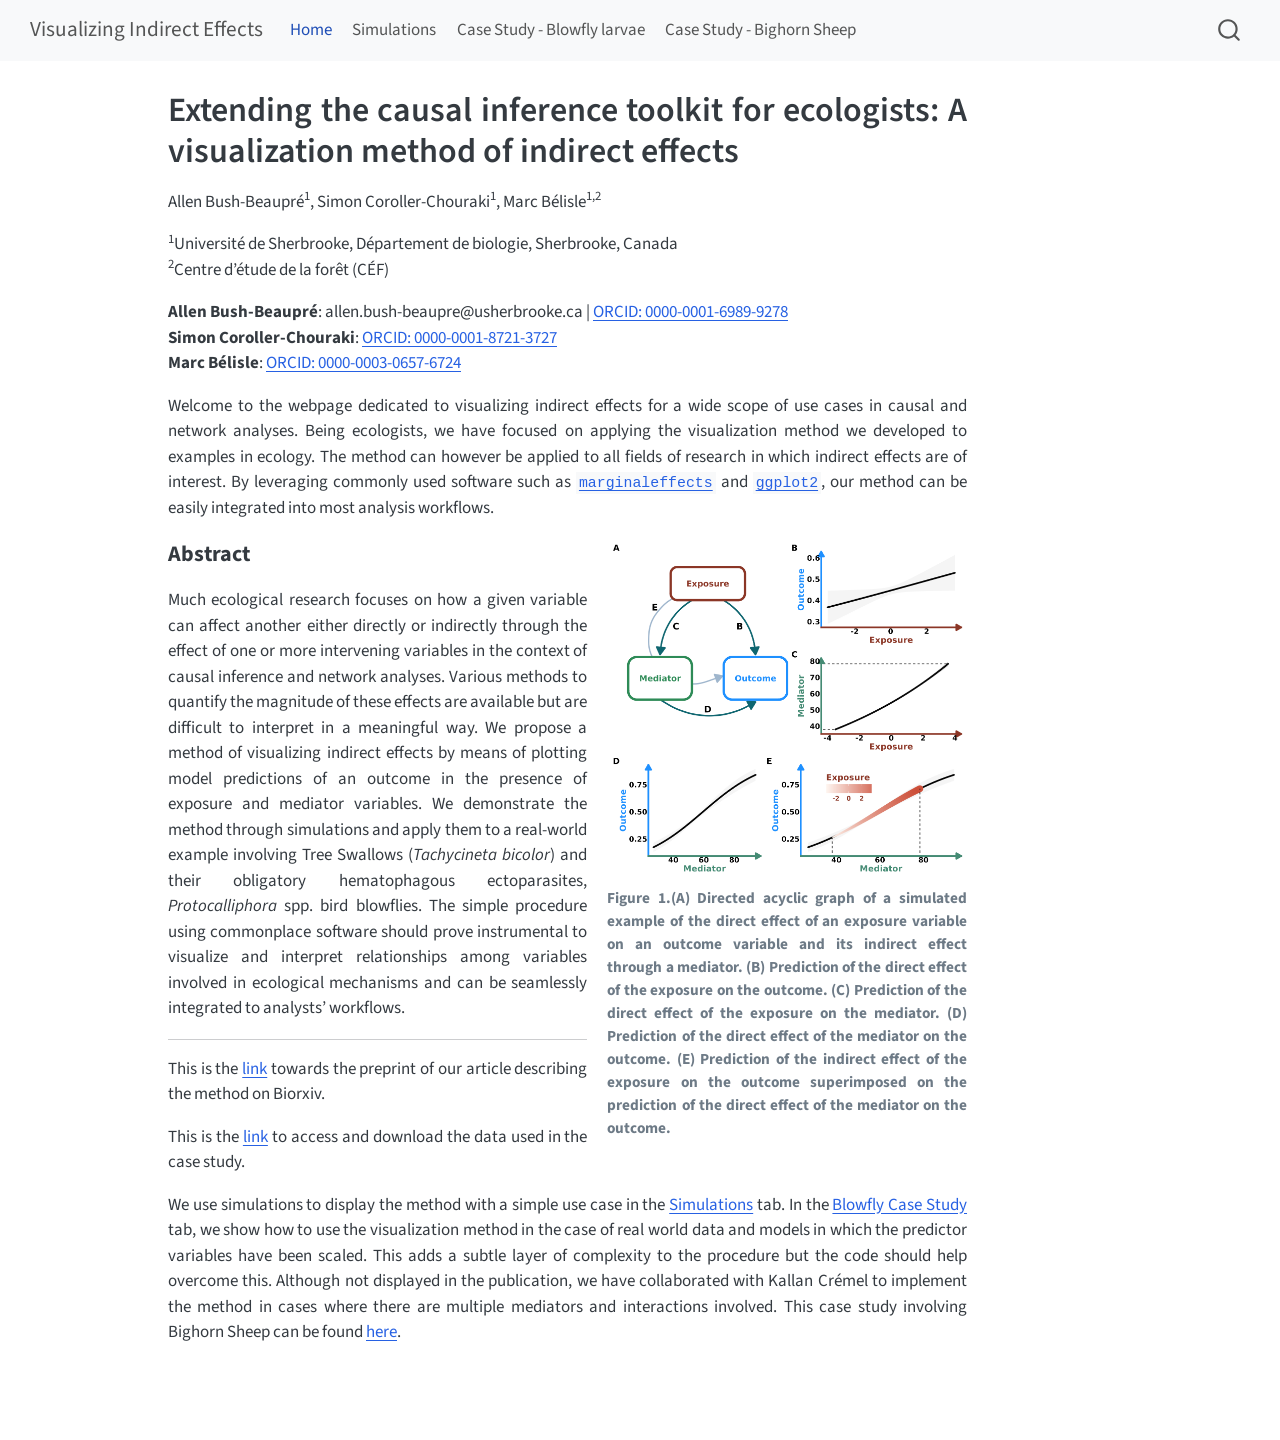
<file: docs/index.html>
<!DOCTYPE html>
<html xmlns="http://www.w3.org/1999/xhtml" lang="en" xml:lang="en"><head>

<meta charset="utf-8">
<meta name="generator" content="quarto-1.5.57">

<meta name="viewport" content="width=device-width, initial-scale=1.0, user-scalable=yes">


<title>Extending the causal inference toolkit for ecologists: A visualization method of indirect effects – Visualizing Indirect Effects</title>
<style>
code{white-space: pre-wrap;}
span.smallcaps{font-variant: small-caps;}
div.columns{display: flex; gap: min(4vw, 1.5em);}
div.column{flex: auto; overflow-x: auto;}
div.hanging-indent{margin-left: 1.5em; text-indent: -1.5em;}
ul.task-list{list-style: none;}
ul.task-list li input[type="checkbox"] {
  width: 0.8em;
  margin: 0 0.8em 0.2em -1em; /* quarto-specific, see https://github.com/quarto-dev/quarto-cli/issues/4556 */ 
  vertical-align: middle;
}
</style>


<script src="site_libs/quarto-nav/quarto-nav.js"></script>
<script src="site_libs/quarto-nav/headroom.min.js"></script>
<script src="site_libs/clipboard/clipboard.min.js"></script>
<script src="site_libs/quarto-search/autocomplete.umd.js"></script>
<script src="site_libs/quarto-search/fuse.min.js"></script>
<script src="site_libs/quarto-search/quarto-search.js"></script>
<meta name="quarto:offset" content="./">
<script src="site_libs/quarto-html/quarto.js"></script>
<script src="site_libs/quarto-html/popper.min.js"></script>
<script src="site_libs/quarto-html/tippy.umd.min.js"></script>
<script src="site_libs/quarto-html/anchor.min.js"></script>
<link href="site_libs/quarto-html/tippy.css" rel="stylesheet">
<link href="site_libs/quarto-html/quarto-syntax-highlighting.css" rel="stylesheet" id="quarto-text-highlighting-styles">
<script src="site_libs/bootstrap/bootstrap.min.js"></script>
<link href="site_libs/bootstrap/bootstrap-icons.css" rel="stylesheet">
<link href="site_libs/bootstrap/bootstrap.min.css" rel="stylesheet" id="quarto-bootstrap" data-mode="light">
<script id="quarto-search-options" type="application/json">{
  "location": "navbar",
  "copy-button": false,
  "collapse-after": 3,
  "panel-placement": "end",
  "type": "overlay",
  "limit": 50,
  "keyboard-shortcut": [
    "f",
    "/",
    "s"
  ],
  "show-item-context": false,
  "language": {
    "search-no-results-text": "No results",
    "search-matching-documents-text": "matching documents",
    "search-copy-link-title": "Copy link to search",
    "search-hide-matches-text": "Hide additional matches",
    "search-more-match-text": "more match in this document",
    "search-more-matches-text": "more matches in this document",
    "search-clear-button-title": "Clear",
    "search-text-placeholder": "",
    "search-detached-cancel-button-title": "Cancel",
    "search-submit-button-title": "Submit",
    "search-label": "Search"
  }
}</script>


<link rel="stylesheet" href="styles.css">
</head>

<body class="nav-fixed">

<div id="quarto-search-results"></div>
  <header id="quarto-header" class="headroom fixed-top">
    <nav class="navbar navbar-expand-lg " data-bs-theme="dark">
      <div class="navbar-container container-fluid">
      <div class="navbar-brand-container mx-auto">
    <a class="navbar-brand" href="./index.html">
    <span class="navbar-title">Visualizing Indirect Effects</span>
    </a>
  </div>
            <div id="quarto-search" class="" title="Search"></div>
          <button class="navbar-toggler" type="button" data-bs-toggle="collapse" data-bs-target="#navbarCollapse" aria-controls="navbarCollapse" role="menu" aria-expanded="false" aria-label="Toggle navigation" onclick="if (window.quartoToggleHeadroom) { window.quartoToggleHeadroom(); }">
  <span class="navbar-toggler-icon"></span>
</button>
          <div class="collapse navbar-collapse" id="navbarCollapse">
            <ul class="navbar-nav navbar-nav-scroll me-auto">
  <li class="nav-item">
    <a class="nav-link active" href="./index.html" aria-current="page"> 
<span class="menu-text">Home</span></a>
  </li>  
  <li class="nav-item">
    <a class="nav-link" href="./simulations.html"> 
<span class="menu-text">Simulations</span></a>
  </li>  
  <li class="nav-item">
    <a class="nav-link" href="./case_study.html"> 
<span class="menu-text">Case Study - Blowfly larvae</span></a>
  </li>  
  <li class="nav-item">
    <a class="nav-link" href="./kallan_case_study.html"> 
<span class="menu-text">Case Study - Bighorn Sheep</span></a>
  </li>  
</ul>
          </div> <!-- /navcollapse -->
            <div class="quarto-navbar-tools">
</div>
      </div> <!-- /container-fluid -->
    </nav>
</header>
<!-- content -->
<div id="quarto-content" class="quarto-container page-columns page-rows-contents page-layout-article page-navbar">
<!-- sidebar -->
<!-- margin-sidebar -->
    <div id="quarto-margin-sidebar" class="sidebar margin-sidebar zindex-bottom">
        
    </div>
<!-- main -->
<main class="content" id="quarto-document-content">

<header id="title-block-header" class="quarto-title-block default">
<div class="quarto-title">
<h1 class="title">Extending the causal inference toolkit for ecologists: A visualization method of indirect effects</h1>
</div>



<div class="quarto-title-meta">

    
  
    
  </div>
  


</header>


<p>Allen Bush-Beaupré<sup>1</sup>, Simon Coroller-Chouraki<sup>1</sup>, Marc Bélisle<sup>1,2</sup></p>
<p><sup>1</sup>Université de Sherbrooke, Département de biologie, Sherbrooke, Canada<br>
<sup>2</sup>Centre d’étude de la forêt (CÉF)</p>
<p><strong>Allen Bush-Beaupré</strong>: allen.bush-beaupre@usherbrooke.ca | <a href="https://orcid.org/0000-0001-6989-9278">ORCID: 0000-0001-6989-9278</a><br>
<strong>Simon Coroller-Chouraki</strong>: <a href="https://orcid.org/0000-0001-8721-3727">ORCID: 0000-0001-8721-3727</a><br>
<strong>Marc Bélisle</strong>: <a href="https://orcid.org/0000-0003-0657-6724">ORCID: 0000-0003-0657-6724</a></p>
<style>
body {
  text-align: justify;
}
</style>
<p>Welcome to the webpage dedicated to visualizing indirect effects for a wide scope of use cases in causal and network analyses. Being ecologists, we have focused on applying the visualization method we developed to examples in ecology. The method can however be applied to all fields of research in which indirect effects are of interest. By leveraging commonly used software such as <a href="https://marginaleffects.com/"><code>marginaleffects</code></a> and <a href="https://ggplot2-book.org/"><code>ggplot2</code></a>, our method can be easily integrated into most analysis workflows.</p>
<div style="float: right; width: 45%; margin-left: 20px; margin-bottom: 20px; font-size: 0.3em;">
<div class="quarto-figure quarto-figure-center">
<figure class="figure">
<p><img src="fig_1.png" class="img-fluid figure-img" style="width:100.0%"></p>
<figcaption><strong>Figure 1.(A) Directed acyclic graph of a simulated example of the direct effect of an exposure variable on an outcome variable and its indirect effect through a mediator. (B) Prediction of the direct effect of the exposure on the outcome. (C) Prediction of the direct effect of the exposure on the mediator. (D) Prediction of the direct effect of the mediator on the outcome. (E) Prediction of the indirect effect of the exposure on the outcome superimposed on the prediction of the direct effect of the mediator on the outcome.</strong></figcaption>
</figure>
</div>
</div>
<p><span style="font-size: 1.3em;"><strong>Abstract</strong></span></p>
<p>Much ecological research focuses on how a given variable can affect another either directly or indirectly through the effect of one or more intervening variables in the context of causal inference and network analyses. Various methods to quantify the magnitude of these effects are available but are difficult to interpret in a meaningful way. We propose a method of visualizing indirect effects by means of plotting model predictions of an outcome in the presence of exposure and mediator variables. We demonstrate the method through simulations and apply them to a real-world example involving Tree Swallows (<em>Tachycineta bicolor</em>) and their obligatory hematophagous ectoparasites, <em>Protocalliphora</em> spp. bird blowflies. The simple procedure using commonplace software should prove instrumental to visualize and interpret relationships among variables involved in ecological mechanisms and can be seamlessly integrated to analysts’ workflows.</p>
<hr>
<p>This is the <a href="https://www.biorxiv.org/content/10.64898/2026.02.09.704914v1">link</a> towards the preprint of our article describing the method on Biorxiv.</p>
<p>This is the <a href="https://doi.org/10.5281/zenodo.17980480">link</a> to access and download the data used in the case study.</p>
<div style="clear: both;">

</div>
<p>We use simulations to display the method with a simple use case in the <a href="./simulations.html">Simulations</a> tab. In the <a href="./case_study.html">Blowfly Case Study</a> tab, we show how to use the visualization method in the case of real world data and models in which the predictor variables have been scaled. This adds a subtle layer of complexity to the procedure but the code should help overcome this. Although not displayed in the publication, we have collaborated with Kallan Crémel to implement the method in cases where there are multiple mediators and interactions involved. This case study involving Bighorn Sheep can be found <a href="./kallan_case_study.html">here</a>.</p>



</main> <!-- /main -->
<script id="quarto-html-after-body" type="application/javascript">
window.document.addEventListener("DOMContentLoaded", function (event) {
  const toggleBodyColorMode = (bsSheetEl) => {
    const mode = bsSheetEl.getAttribute("data-mode");
    const bodyEl = window.document.querySelector("body");
    if (mode === "dark") {
      bodyEl.classList.add("quarto-dark");
      bodyEl.classList.remove("quarto-light");
    } else {
      bodyEl.classList.add("quarto-light");
      bodyEl.classList.remove("quarto-dark");
    }
  }
  const toggleBodyColorPrimary = () => {
    const bsSheetEl = window.document.querySelector("link#quarto-bootstrap");
    if (bsSheetEl) {
      toggleBodyColorMode(bsSheetEl);
    }
  }
  toggleBodyColorPrimary();  
  const icon = "";
  const anchorJS = new window.AnchorJS();
  anchorJS.options = {
    placement: 'right',
    icon: icon
  };
  anchorJS.add('.anchored');
  const isCodeAnnotation = (el) => {
    for (const clz of el.classList) {
      if (clz.startsWith('code-annotation-')) {                     
        return true;
      }
    }
    return false;
  }
  const onCopySuccess = function(e) {
    // button target
    const button = e.trigger;
    // don't keep focus
    button.blur();
    // flash "checked"
    button.classList.add('code-copy-button-checked');
    var currentTitle = button.getAttribute("title");
    button.setAttribute("title", "Copied!");
    let tooltip;
    if (window.bootstrap) {
      button.setAttribute("data-bs-toggle", "tooltip");
      button.setAttribute("data-bs-placement", "left");
      button.setAttribute("data-bs-title", "Copied!");
      tooltip = new bootstrap.Tooltip(button, 
        { trigger: "manual", 
          customClass: "code-copy-button-tooltip",
          offset: [0, -8]});
      tooltip.show();    
    }
    setTimeout(function() {
      if (tooltip) {
        tooltip.hide();
        button.removeAttribute("data-bs-title");
        button.removeAttribute("data-bs-toggle");
        button.removeAttribute("data-bs-placement");
      }
      button.setAttribute("title", currentTitle);
      button.classList.remove('code-copy-button-checked');
    }, 1000);
    // clear code selection
    e.clearSelection();
  }
  const getTextToCopy = function(trigger) {
      const codeEl = trigger.previousElementSibling.cloneNode(true);
      for (const childEl of codeEl.children) {
        if (isCodeAnnotation(childEl)) {
          childEl.remove();
        }
      }
      return codeEl.innerText;
  }
  const clipboard = new window.ClipboardJS('.code-copy-button:not([data-in-quarto-modal])', {
    text: getTextToCopy
  });
  clipboard.on('success', onCopySuccess);
  if (window.document.getElementById('quarto-embedded-source-code-modal')) {
    // For code content inside modals, clipBoardJS needs to be initialized with a container option
    // TODO: Check when it could be a function (https://github.com/zenorocha/clipboard.js/issues/860)
    const clipboardModal = new window.ClipboardJS('.code-copy-button[data-in-quarto-modal]', {
      text: getTextToCopy,
      container: window.document.getElementById('quarto-embedded-source-code-modal')
    });
    clipboardModal.on('success', onCopySuccess);
  }
    var localhostRegex = new RegExp(/^(?:http|https):\/\/localhost\:?[0-9]*\//);
    var mailtoRegex = new RegExp(/^mailto:/);
      var filterRegex = new RegExp('/' + window.location.host + '/');
    var isInternal = (href) => {
        return filterRegex.test(href) || localhostRegex.test(href) || mailtoRegex.test(href);
    }
    // Inspect non-navigation links and adorn them if external
 	var links = window.document.querySelectorAll('a[href]:not(.nav-link):not(.navbar-brand):not(.toc-action):not(.sidebar-link):not(.sidebar-item-toggle):not(.pagination-link):not(.no-external):not([aria-hidden]):not(.dropdown-item):not(.quarto-navigation-tool):not(.about-link)');
    for (var i=0; i<links.length; i++) {
      const link = links[i];
      if (!isInternal(link.href)) {
        // undo the damage that might have been done by quarto-nav.js in the case of
        // links that we want to consider external
        if (link.dataset.originalHref !== undefined) {
          link.href = link.dataset.originalHref;
        }
      }
    }
  function tippyHover(el, contentFn, onTriggerFn, onUntriggerFn) {
    const config = {
      allowHTML: true,
      maxWidth: 500,
      delay: 100,
      arrow: false,
      appendTo: function(el) {
          return el.parentElement;
      },
      interactive: true,
      interactiveBorder: 10,
      theme: 'quarto',
      placement: 'bottom-start',
    };
    if (contentFn) {
      config.content = contentFn;
    }
    if (onTriggerFn) {
      config.onTrigger = onTriggerFn;
    }
    if (onUntriggerFn) {
      config.onUntrigger = onUntriggerFn;
    }
    window.tippy(el, config); 
  }
  const noterefs = window.document.querySelectorAll('a[role="doc-noteref"]');
  for (var i=0; i<noterefs.length; i++) {
    const ref = noterefs[i];
    tippyHover(ref, function() {
      // use id or data attribute instead here
      let href = ref.getAttribute('data-footnote-href') || ref.getAttribute('href');
      try { href = new URL(href).hash; } catch {}
      const id = href.replace(/^#\/?/, "");
      const note = window.document.getElementById(id);
      if (note) {
        return note.innerHTML;
      } else {
        return "";
      }
    });
  }
  const xrefs = window.document.querySelectorAll('a.quarto-xref');
  const processXRef = (id, note) => {
    // Strip column container classes
    const stripColumnClz = (el) => {
      el.classList.remove("page-full", "page-columns");
      if (el.children) {
        for (const child of el.children) {
          stripColumnClz(child);
        }
      }
    }
    stripColumnClz(note)
    if (id === null || id.startsWith('sec-')) {
      // Special case sections, only their first couple elements
      const container = document.createElement("div");
      if (note.children && note.children.length > 2) {
        container.appendChild(note.children[0].cloneNode(true));
        for (let i = 1; i < note.children.length; i++) {
          const child = note.children[i];
          if (child.tagName === "P" && child.innerText === "") {
            continue;
          } else {
            container.appendChild(child.cloneNode(true));
            break;
          }
        }
        if (window.Quarto?.typesetMath) {
          window.Quarto.typesetMath(container);
        }
        return container.innerHTML
      } else {
        if (window.Quarto?.typesetMath) {
          window.Quarto.typesetMath(note);
        }
        return note.innerHTML;
      }
    } else {
      // Remove any anchor links if they are present
      const anchorLink = note.querySelector('a.anchorjs-link');
      if (anchorLink) {
        anchorLink.remove();
      }
      if (window.Quarto?.typesetMath) {
        window.Quarto.typesetMath(note);
      }
      // TODO in 1.5, we should make sure this works without a callout special case
      if (note.classList.contains("callout")) {
        return note.outerHTML;
      } else {
        return note.innerHTML;
      }
    }
  }
  for (var i=0; i<xrefs.length; i++) {
    const xref = xrefs[i];
    tippyHover(xref, undefined, function(instance) {
      instance.disable();
      let url = xref.getAttribute('href');
      let hash = undefined; 
      if (url.startsWith('#')) {
        hash = url;
      } else {
        try { hash = new URL(url).hash; } catch {}
      }
      if (hash) {
        const id = hash.replace(/^#\/?/, "");
        const note = window.document.getElementById(id);
        if (note !== null) {
          try {
            const html = processXRef(id, note.cloneNode(true));
            instance.setContent(html);
          } finally {
            instance.enable();
            instance.show();
          }
        } else {
          // See if we can fetch this
          fetch(url.split('#')[0])
          .then(res => res.text())
          .then(html => {
            const parser = new DOMParser();
            const htmlDoc = parser.parseFromString(html, "text/html");
            const note = htmlDoc.getElementById(id);
            if (note !== null) {
              const html = processXRef(id, note);
              instance.setContent(html);
            } 
          }).finally(() => {
            instance.enable();
            instance.show();
          });
        }
      } else {
        // See if we can fetch a full url (with no hash to target)
        // This is a special case and we should probably do some content thinning / targeting
        fetch(url)
        .then(res => res.text())
        .then(html => {
          const parser = new DOMParser();
          const htmlDoc = parser.parseFromString(html, "text/html");
          const note = htmlDoc.querySelector('main.content');
          if (note !== null) {
            // This should only happen for chapter cross references
            // (since there is no id in the URL)
            // remove the first header
            if (note.children.length > 0 && note.children[0].tagName === "HEADER") {
              note.children[0].remove();
            }
            const html = processXRef(null, note);
            instance.setContent(html);
          } 
        }).finally(() => {
          instance.enable();
          instance.show();
        });
      }
    }, function(instance) {
    });
  }
      let selectedAnnoteEl;
      const selectorForAnnotation = ( cell, annotation) => {
        let cellAttr = 'data-code-cell="' + cell + '"';
        let lineAttr = 'data-code-annotation="' +  annotation + '"';
        const selector = 'span[' + cellAttr + '][' + lineAttr + ']';
        return selector;
      }
      const selectCodeLines = (annoteEl) => {
        const doc = window.document;
        const targetCell = annoteEl.getAttribute("data-target-cell");
        const targetAnnotation = annoteEl.getAttribute("data-target-annotation");
        const annoteSpan = window.document.querySelector(selectorForAnnotation(targetCell, targetAnnotation));
        const lines = annoteSpan.getAttribute("data-code-lines").split(",");
        const lineIds = lines.map((line) => {
          return targetCell + "-" + line;
        })
        let top = null;
        let height = null;
        let parent = null;
        if (lineIds.length > 0) {
            //compute the position of the single el (top and bottom and make a div)
            const el = window.document.getElementById(lineIds[0]);
            top = el.offsetTop;
            height = el.offsetHeight;
            parent = el.parentElement.parentElement;
          if (lineIds.length > 1) {
            const lastEl = window.document.getElementById(lineIds[lineIds.length - 1]);
            const bottom = lastEl.offsetTop + lastEl.offsetHeight;
            height = bottom - top;
          }
          if (top !== null && height !== null && parent !== null) {
            // cook up a div (if necessary) and position it 
            let div = window.document.getElementById("code-annotation-line-highlight");
            if (div === null) {
              div = window.document.createElement("div");
              div.setAttribute("id", "code-annotation-line-highlight");
              div.style.position = 'absolute';
              parent.appendChild(div);
            }
            div.style.top = top - 2 + "px";
            div.style.height = height + 4 + "px";
            div.style.left = 0;
            let gutterDiv = window.document.getElementById("code-annotation-line-highlight-gutter");
            if (gutterDiv === null) {
              gutterDiv = window.document.createElement("div");
              gutterDiv.setAttribute("id", "code-annotation-line-highlight-gutter");
              gutterDiv.style.position = 'absolute';
              const codeCell = window.document.getElementById(targetCell);
              const gutter = codeCell.querySelector('.code-annotation-gutter');
              gutter.appendChild(gutterDiv);
            }
            gutterDiv.style.top = top - 2 + "px";
            gutterDiv.style.height = height + 4 + "px";
          }
          selectedAnnoteEl = annoteEl;
        }
      };
      const unselectCodeLines = () => {
        const elementsIds = ["code-annotation-line-highlight", "code-annotation-line-highlight-gutter"];
        elementsIds.forEach((elId) => {
          const div = window.document.getElementById(elId);
          if (div) {
            div.remove();
          }
        });
        selectedAnnoteEl = undefined;
      };
        // Handle positioning of the toggle
    window.addEventListener(
      "resize",
      throttle(() => {
        elRect = undefined;
        if (selectedAnnoteEl) {
          selectCodeLines(selectedAnnoteEl);
        }
      }, 10)
    );
    function throttle(fn, ms) {
    let throttle = false;
    let timer;
      return (...args) => {
        if(!throttle) { // first call gets through
            fn.apply(this, args);
            throttle = true;
        } else { // all the others get throttled
            if(timer) clearTimeout(timer); // cancel #2
            timer = setTimeout(() => {
              fn.apply(this, args);
              timer = throttle = false;
            }, ms);
        }
      };
    }
      // Attach click handler to the DT
      const annoteDls = window.document.querySelectorAll('dt[data-target-cell]');
      for (const annoteDlNode of annoteDls) {
        annoteDlNode.addEventListener('click', (event) => {
          const clickedEl = event.target;
          if (clickedEl !== selectedAnnoteEl) {
            unselectCodeLines();
            const activeEl = window.document.querySelector('dt[data-target-cell].code-annotation-active');
            if (activeEl) {
              activeEl.classList.remove('code-annotation-active');
            }
            selectCodeLines(clickedEl);
            clickedEl.classList.add('code-annotation-active');
          } else {
            // Unselect the line
            unselectCodeLines();
            clickedEl.classList.remove('code-annotation-active');
          }
        });
      }
  const findCites = (el) => {
    const parentEl = el.parentElement;
    if (parentEl) {
      const cites = parentEl.dataset.cites;
      if (cites) {
        return {
          el,
          cites: cites.split(' ')
        };
      } else {
        return findCites(el.parentElement)
      }
    } else {
      return undefined;
    }
  };
  var bibliorefs = window.document.querySelectorAll('a[role="doc-biblioref"]');
  for (var i=0; i<bibliorefs.length; i++) {
    const ref = bibliorefs[i];
    const citeInfo = findCites(ref);
    if (citeInfo) {
      tippyHover(citeInfo.el, function() {
        var popup = window.document.createElement('div');
        citeInfo.cites.forEach(function(cite) {
          var citeDiv = window.document.createElement('div');
          citeDiv.classList.add('hanging-indent');
          citeDiv.classList.add('csl-entry');
          var biblioDiv = window.document.getElementById('ref-' + cite);
          if (biblioDiv) {
            citeDiv.innerHTML = biblioDiv.innerHTML;
          }
          popup.appendChild(citeDiv);
        });
        return popup.innerHTML;
      });
    }
  }
});
</script>
</div> <!-- /content -->




</body></html>
</file>
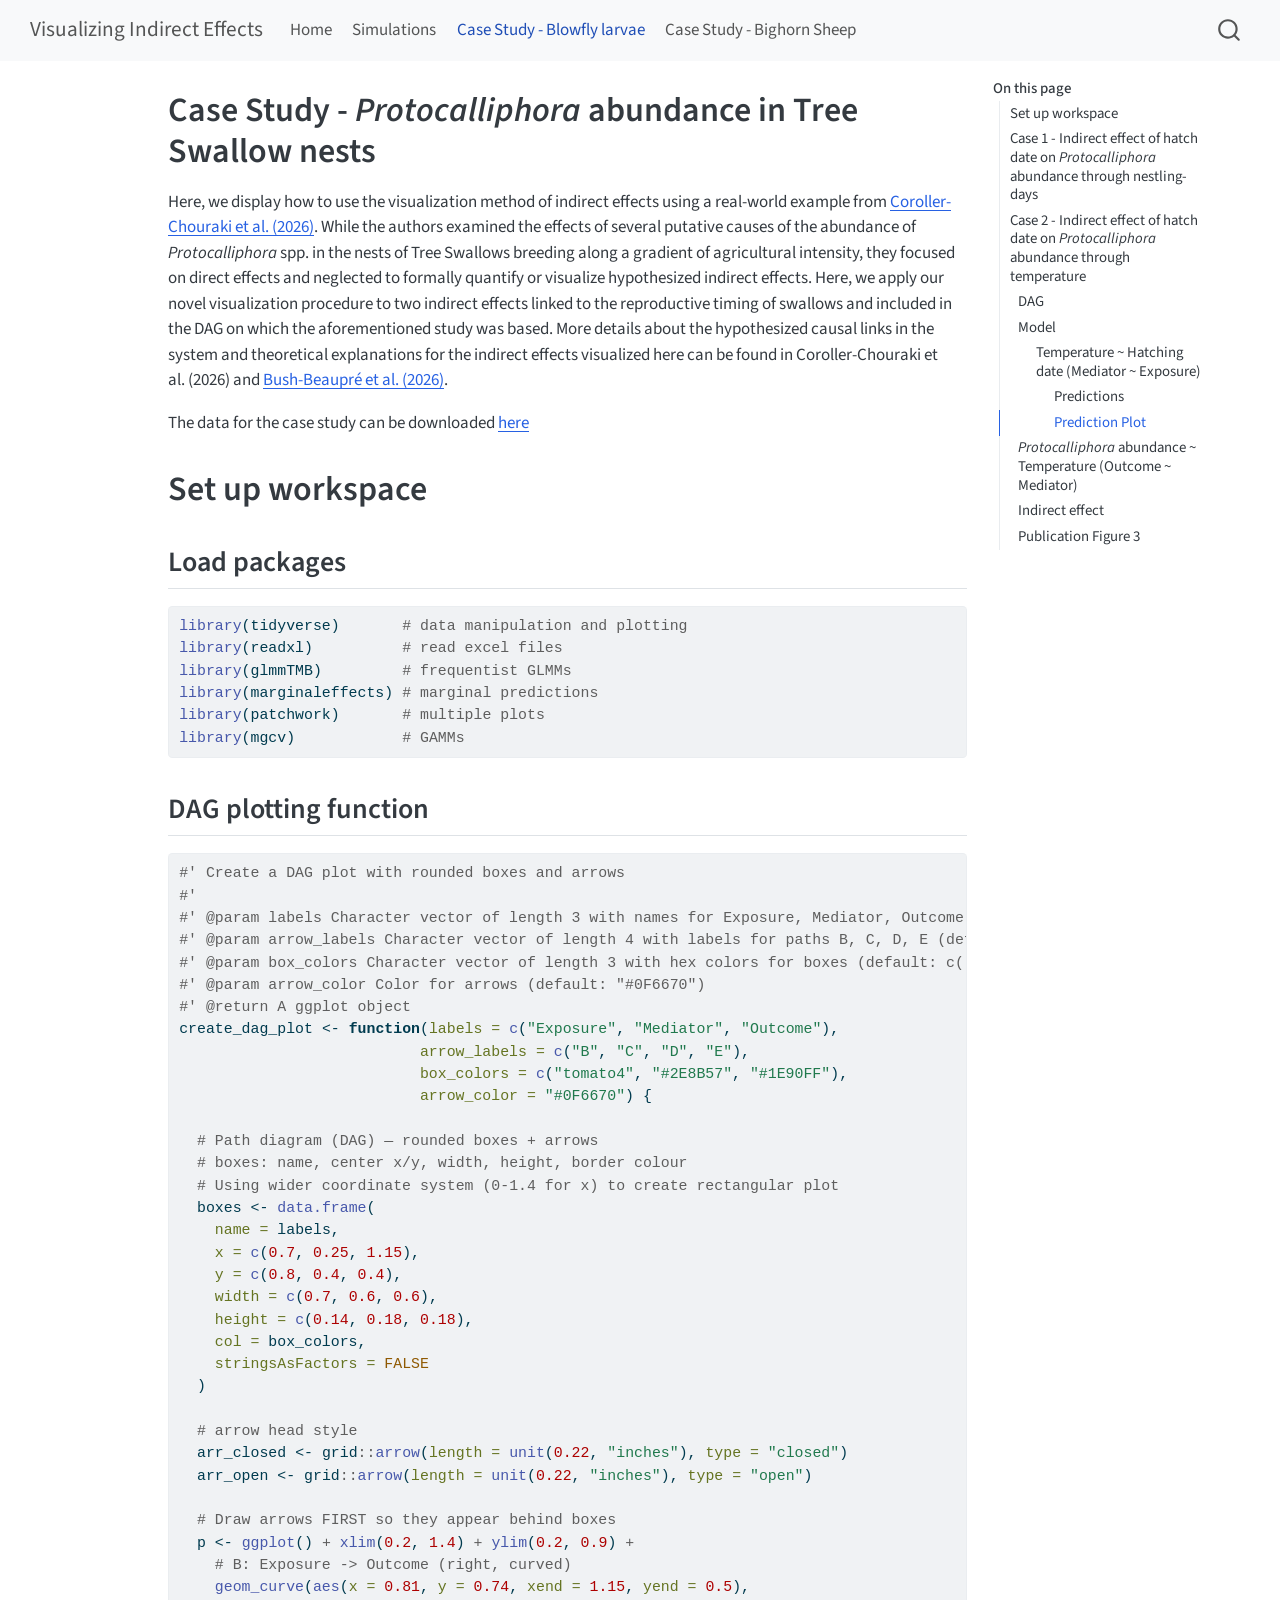
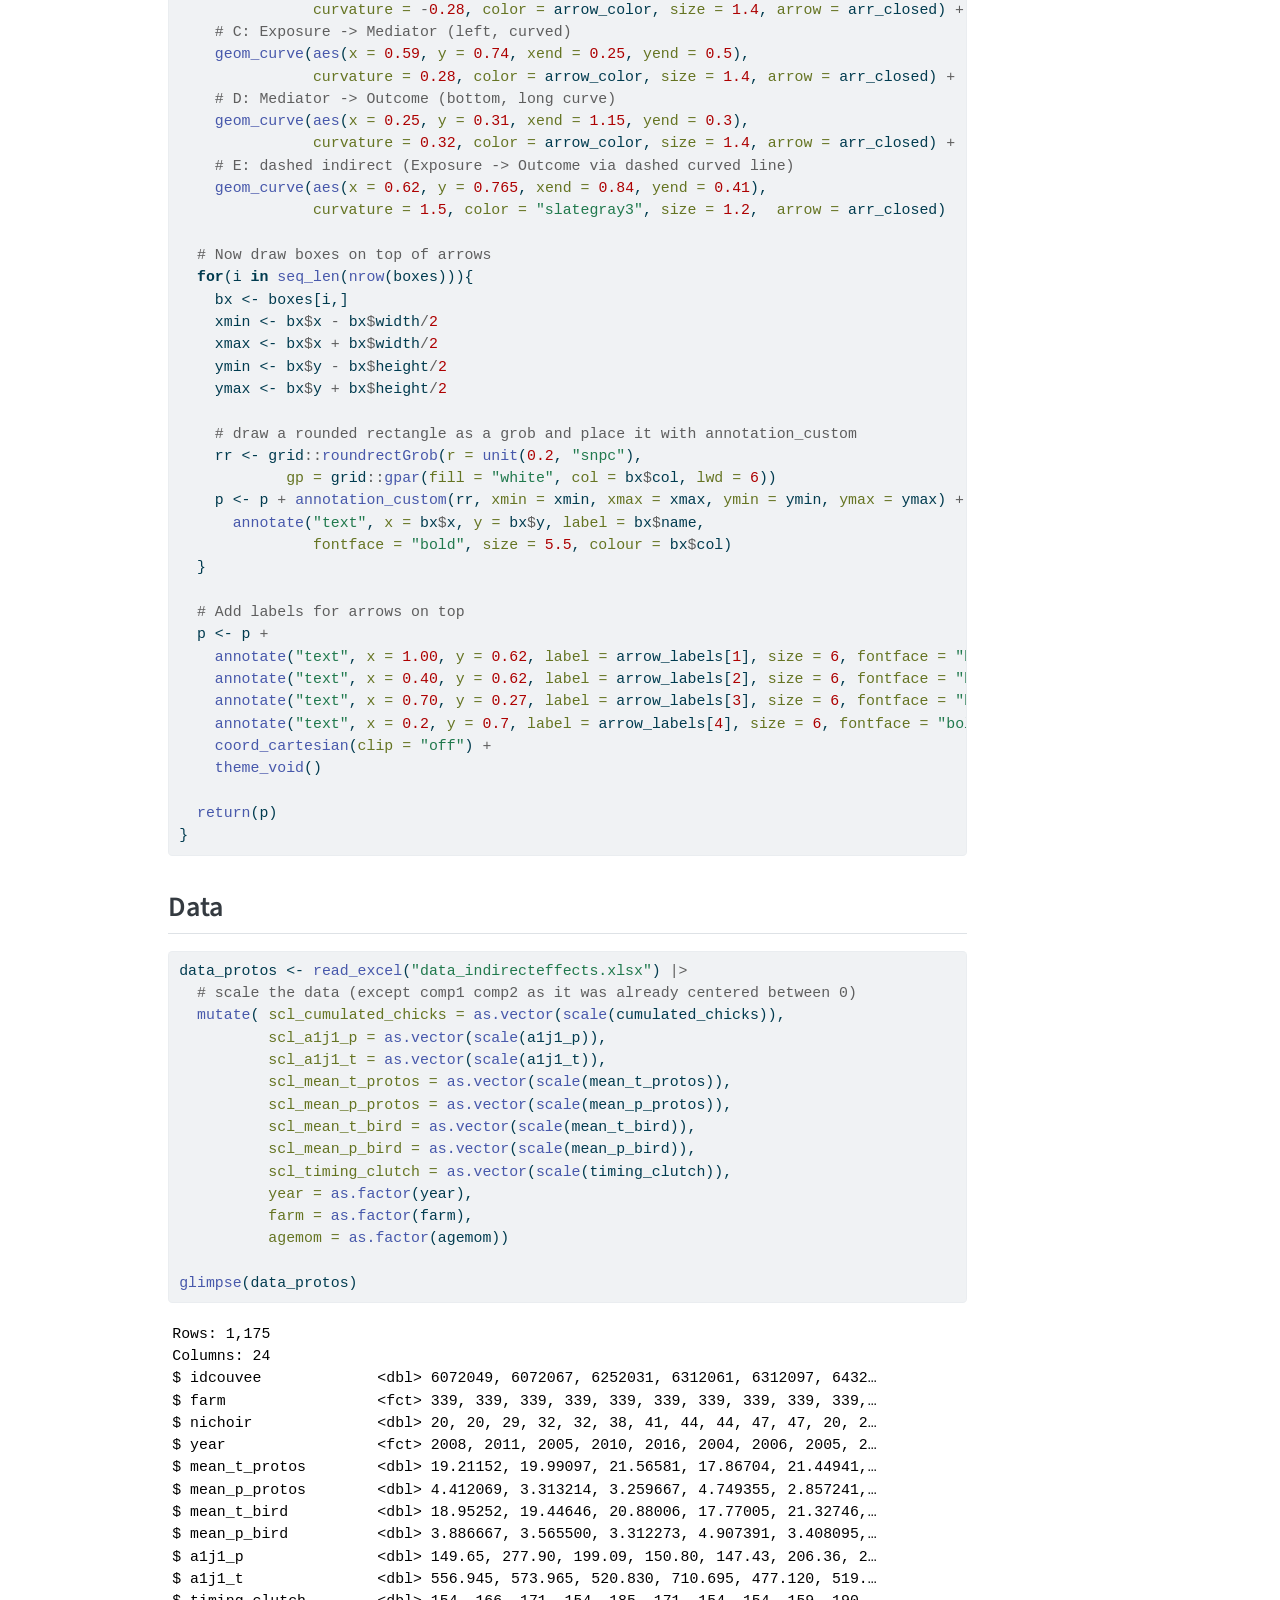
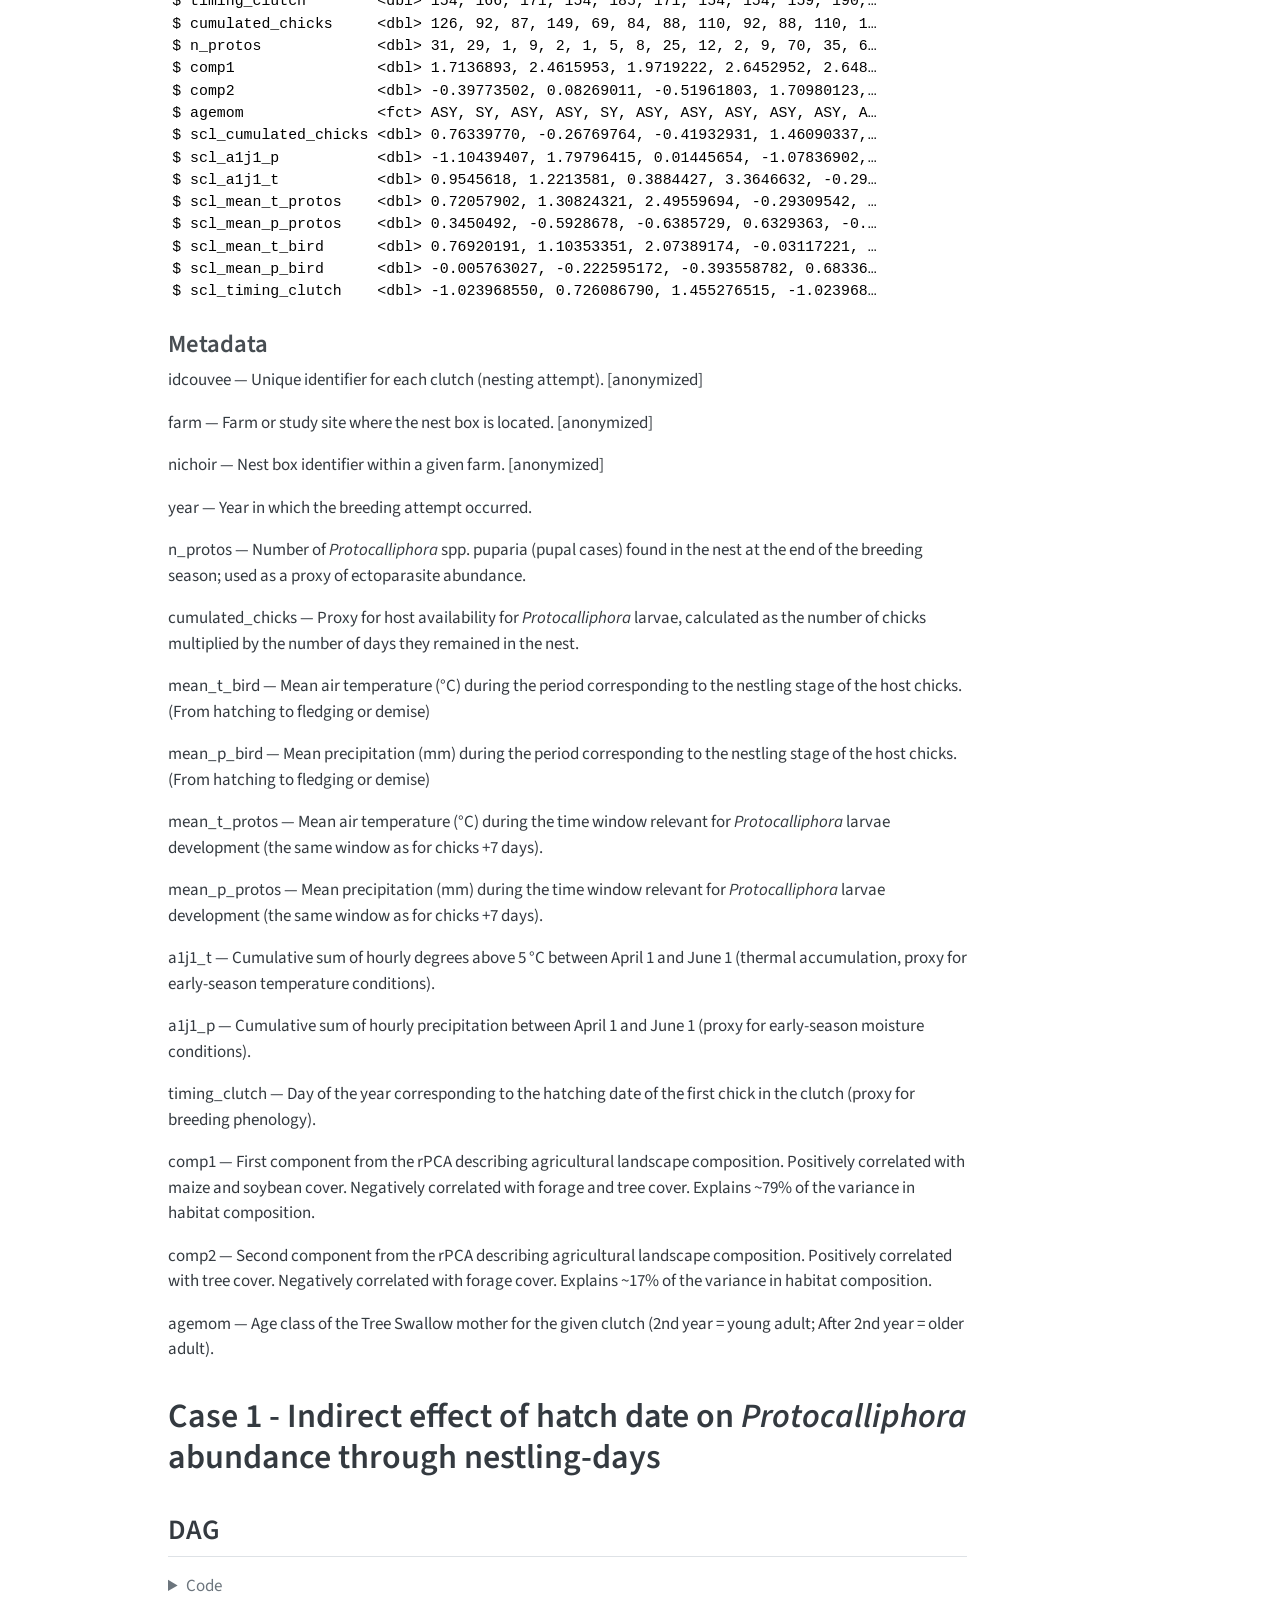
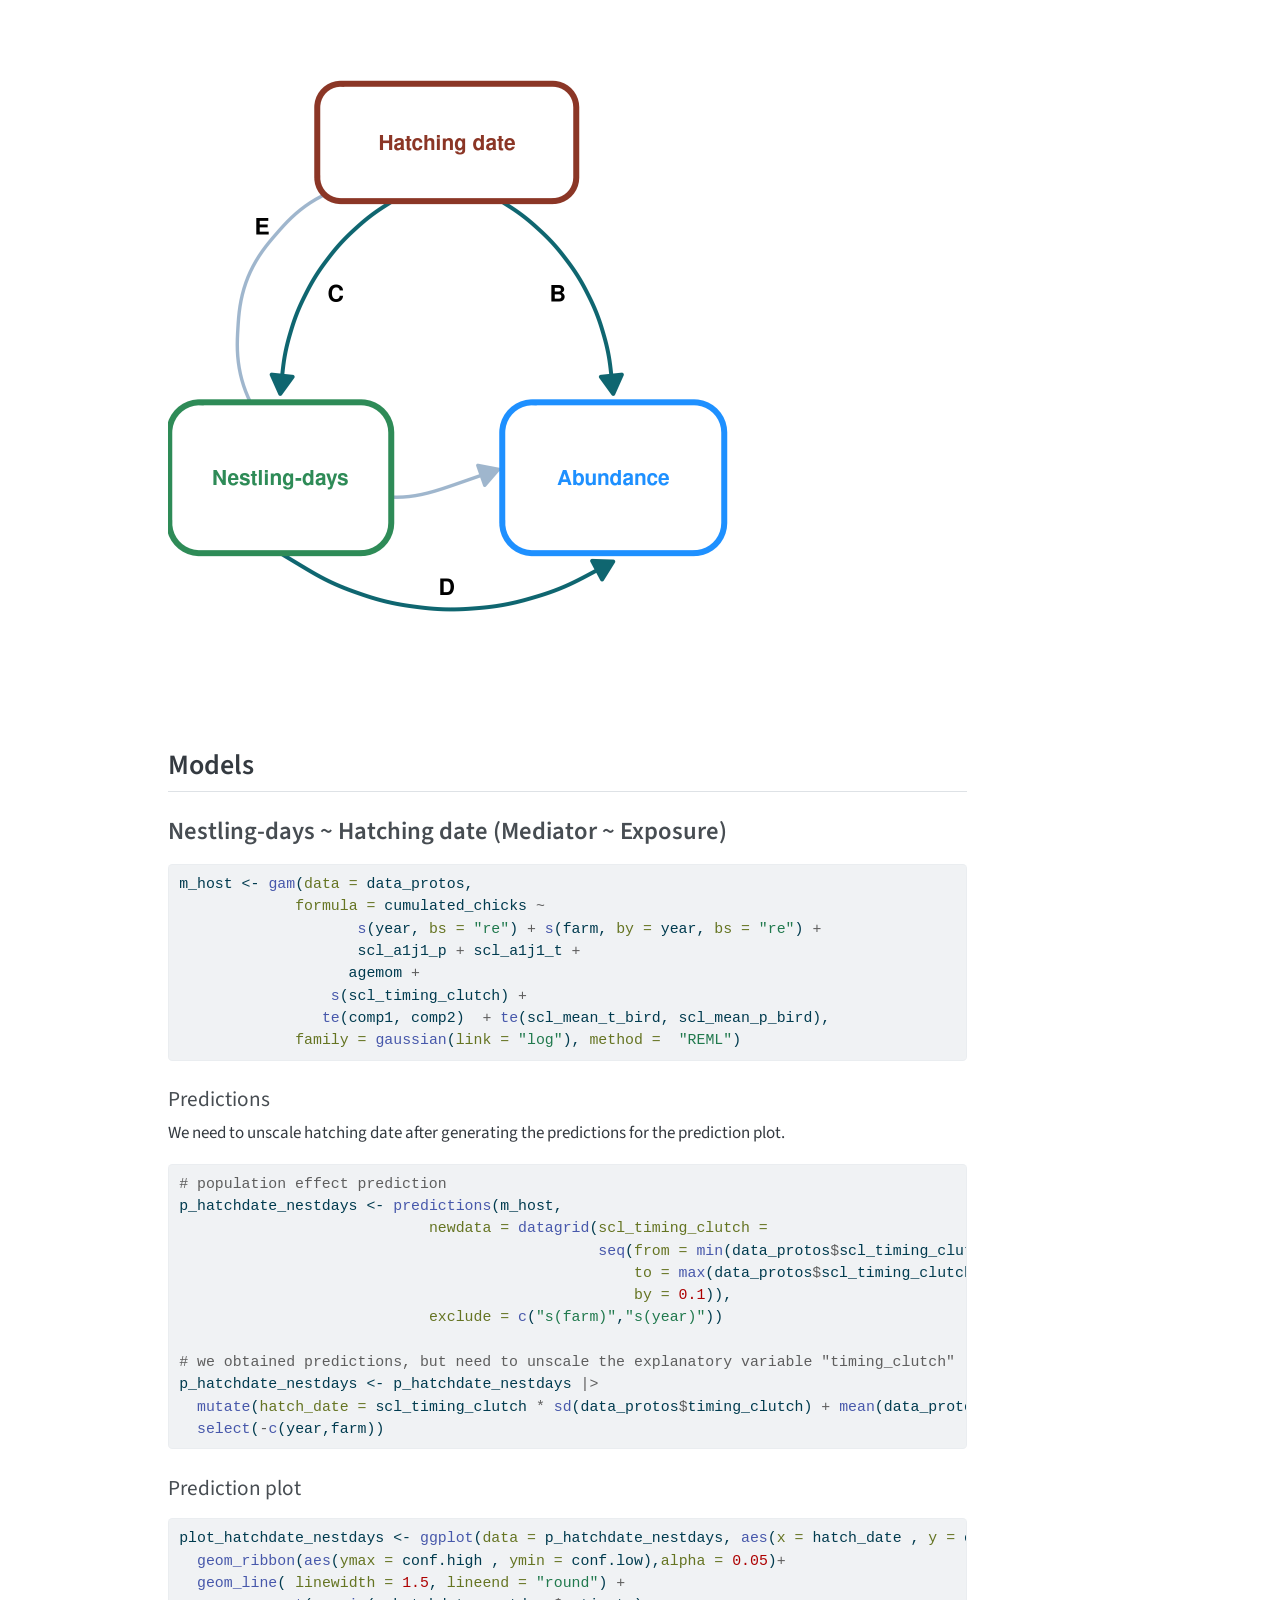
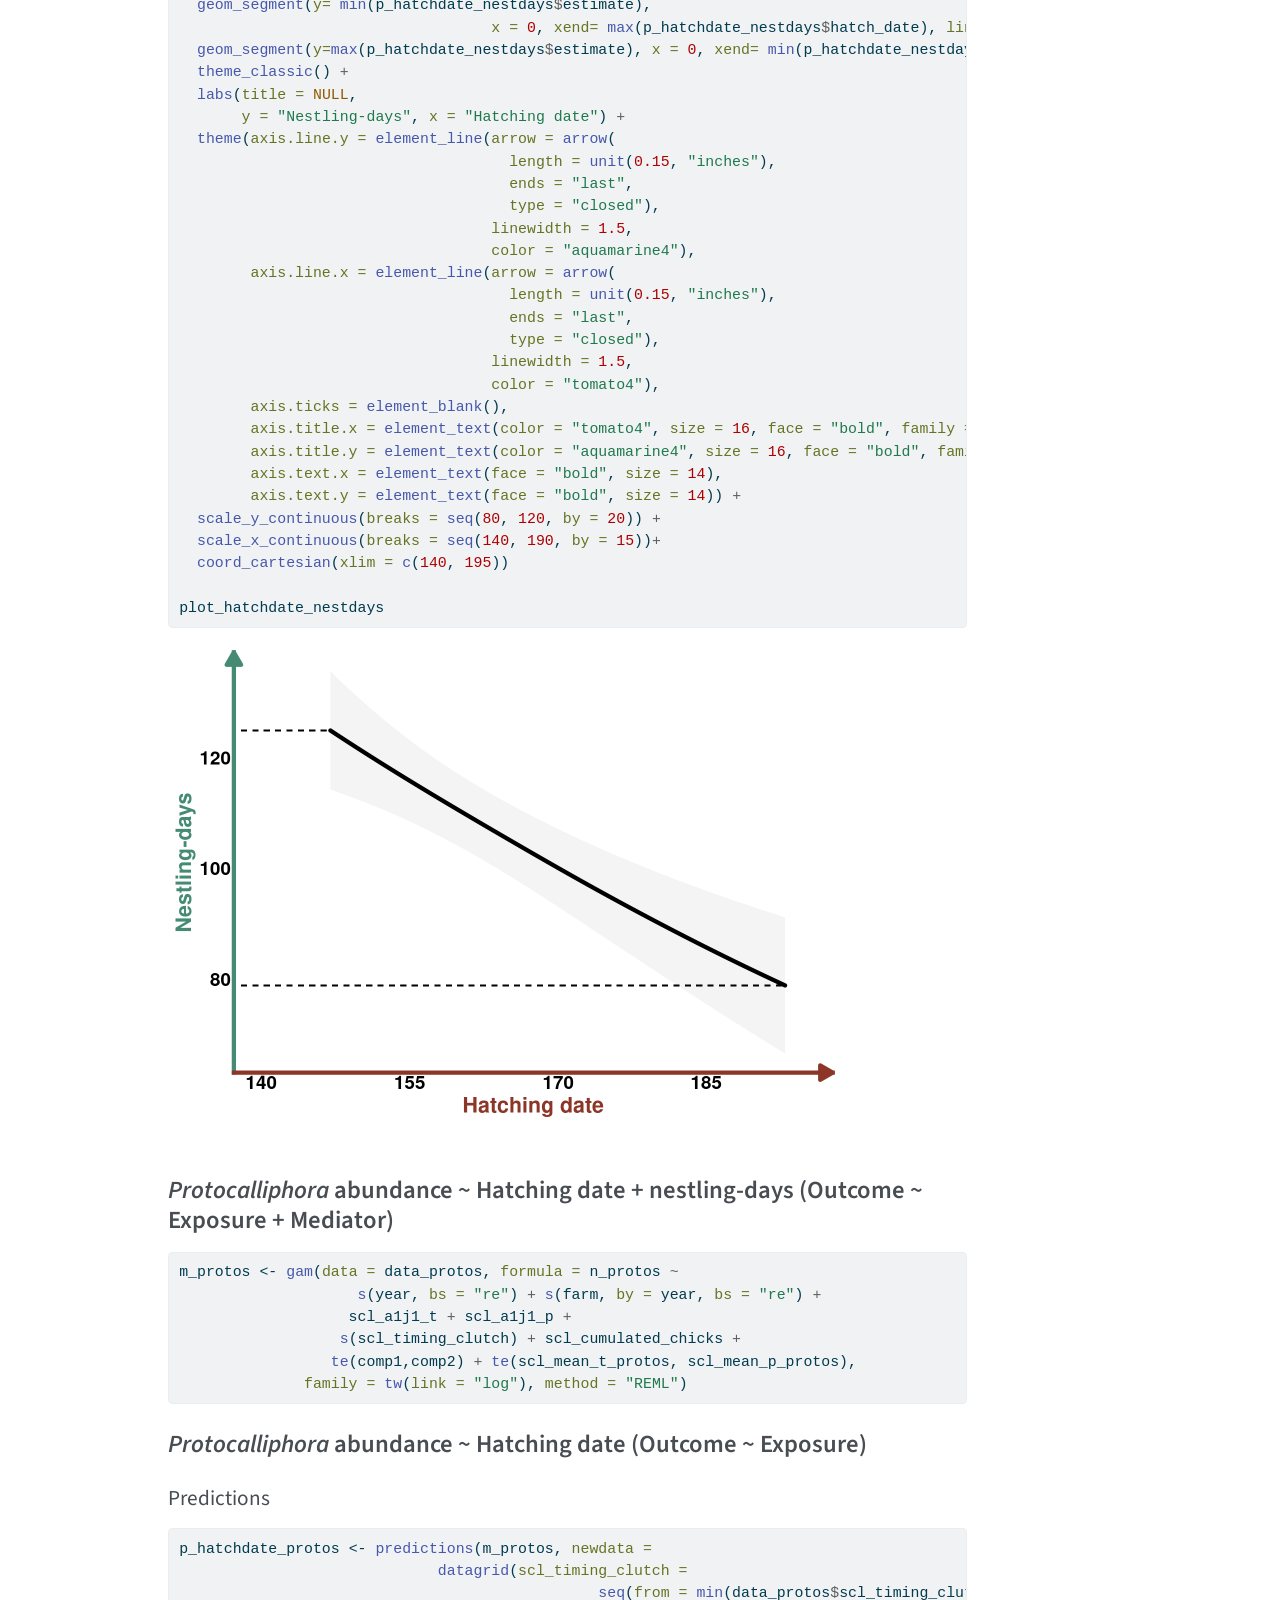
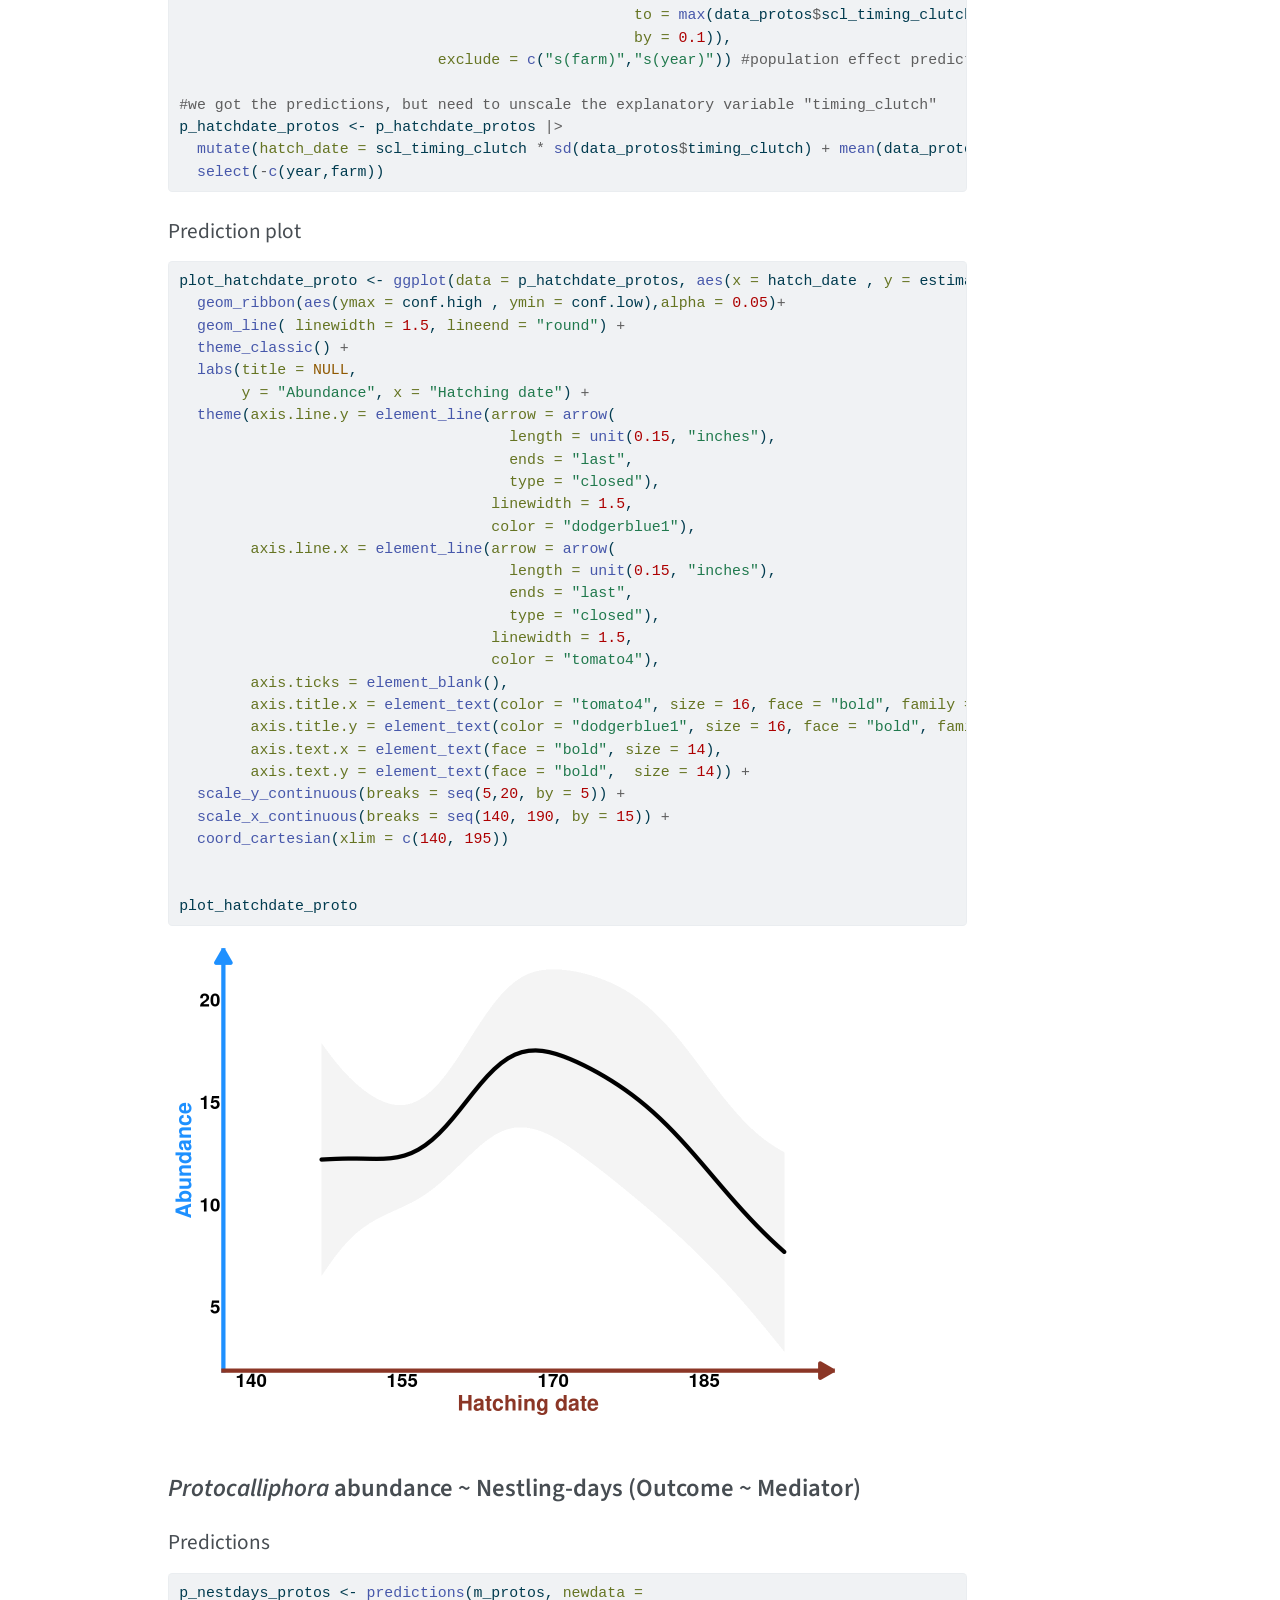
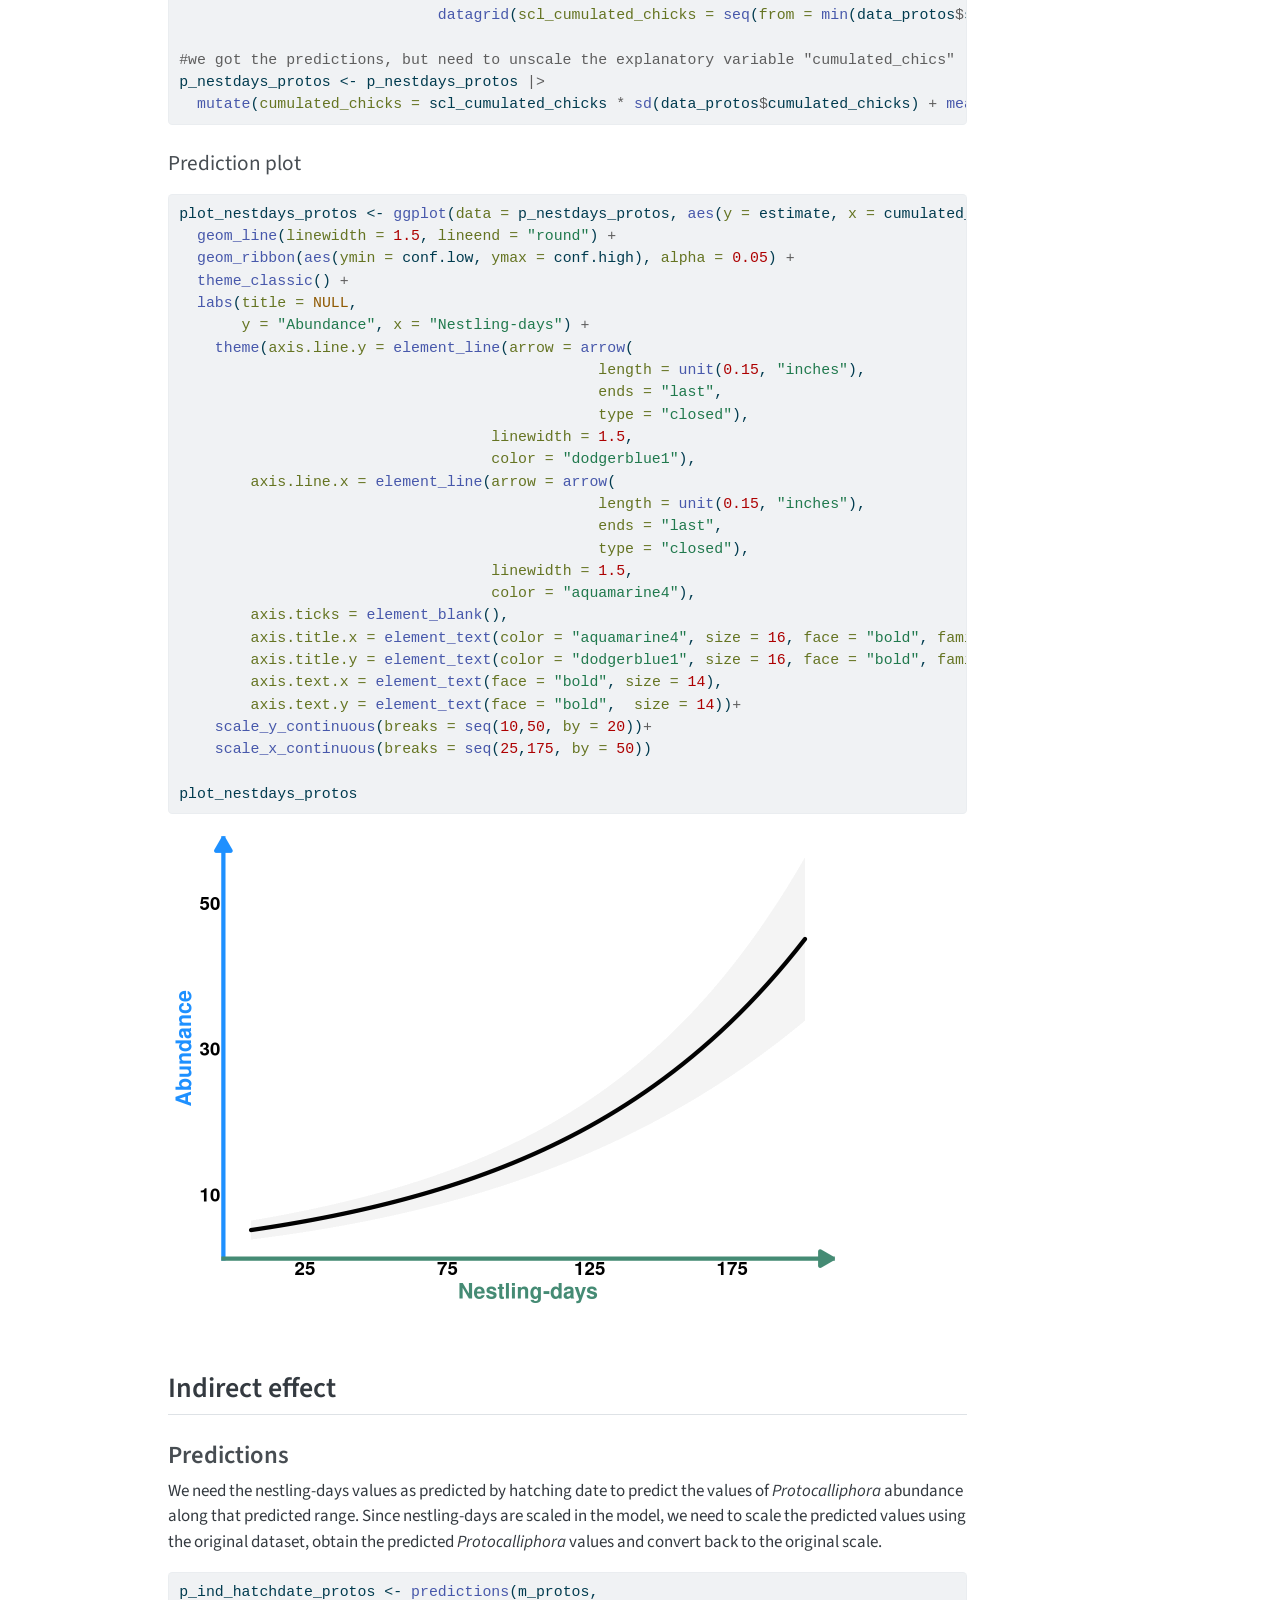
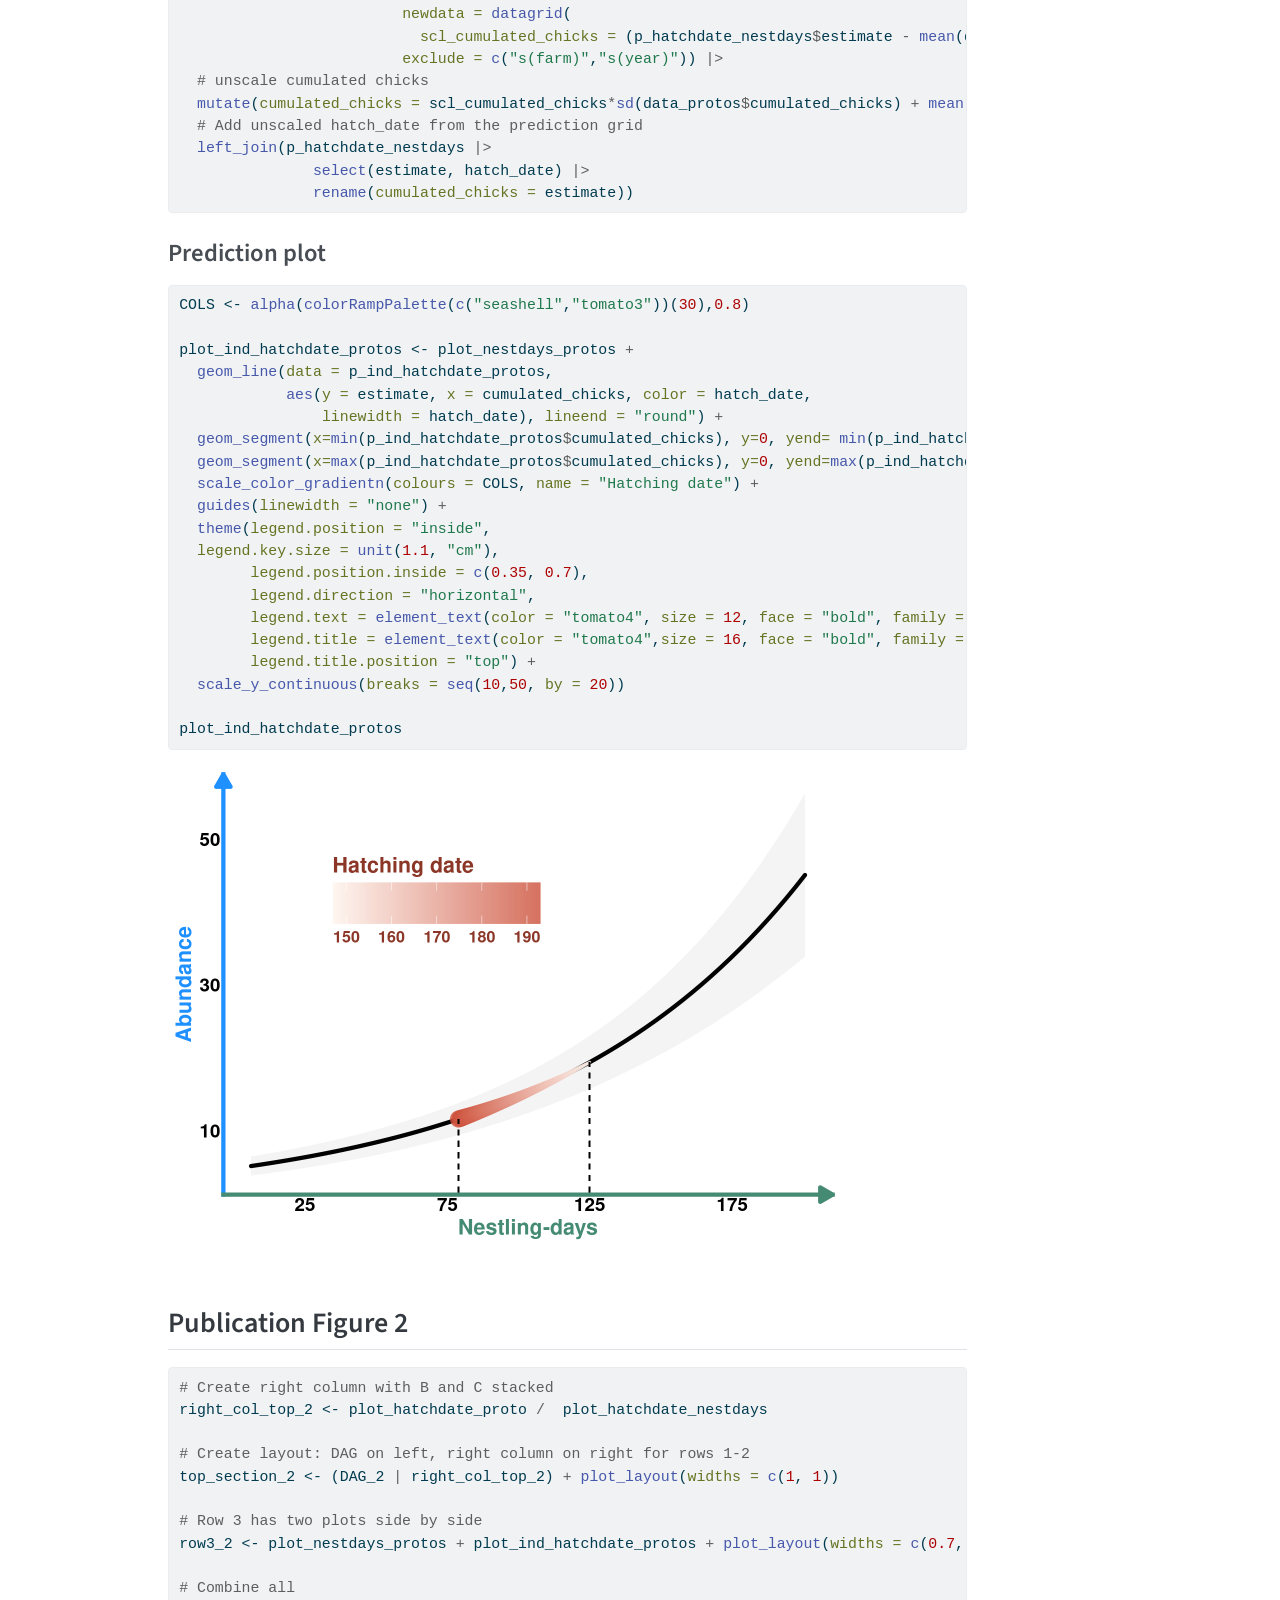
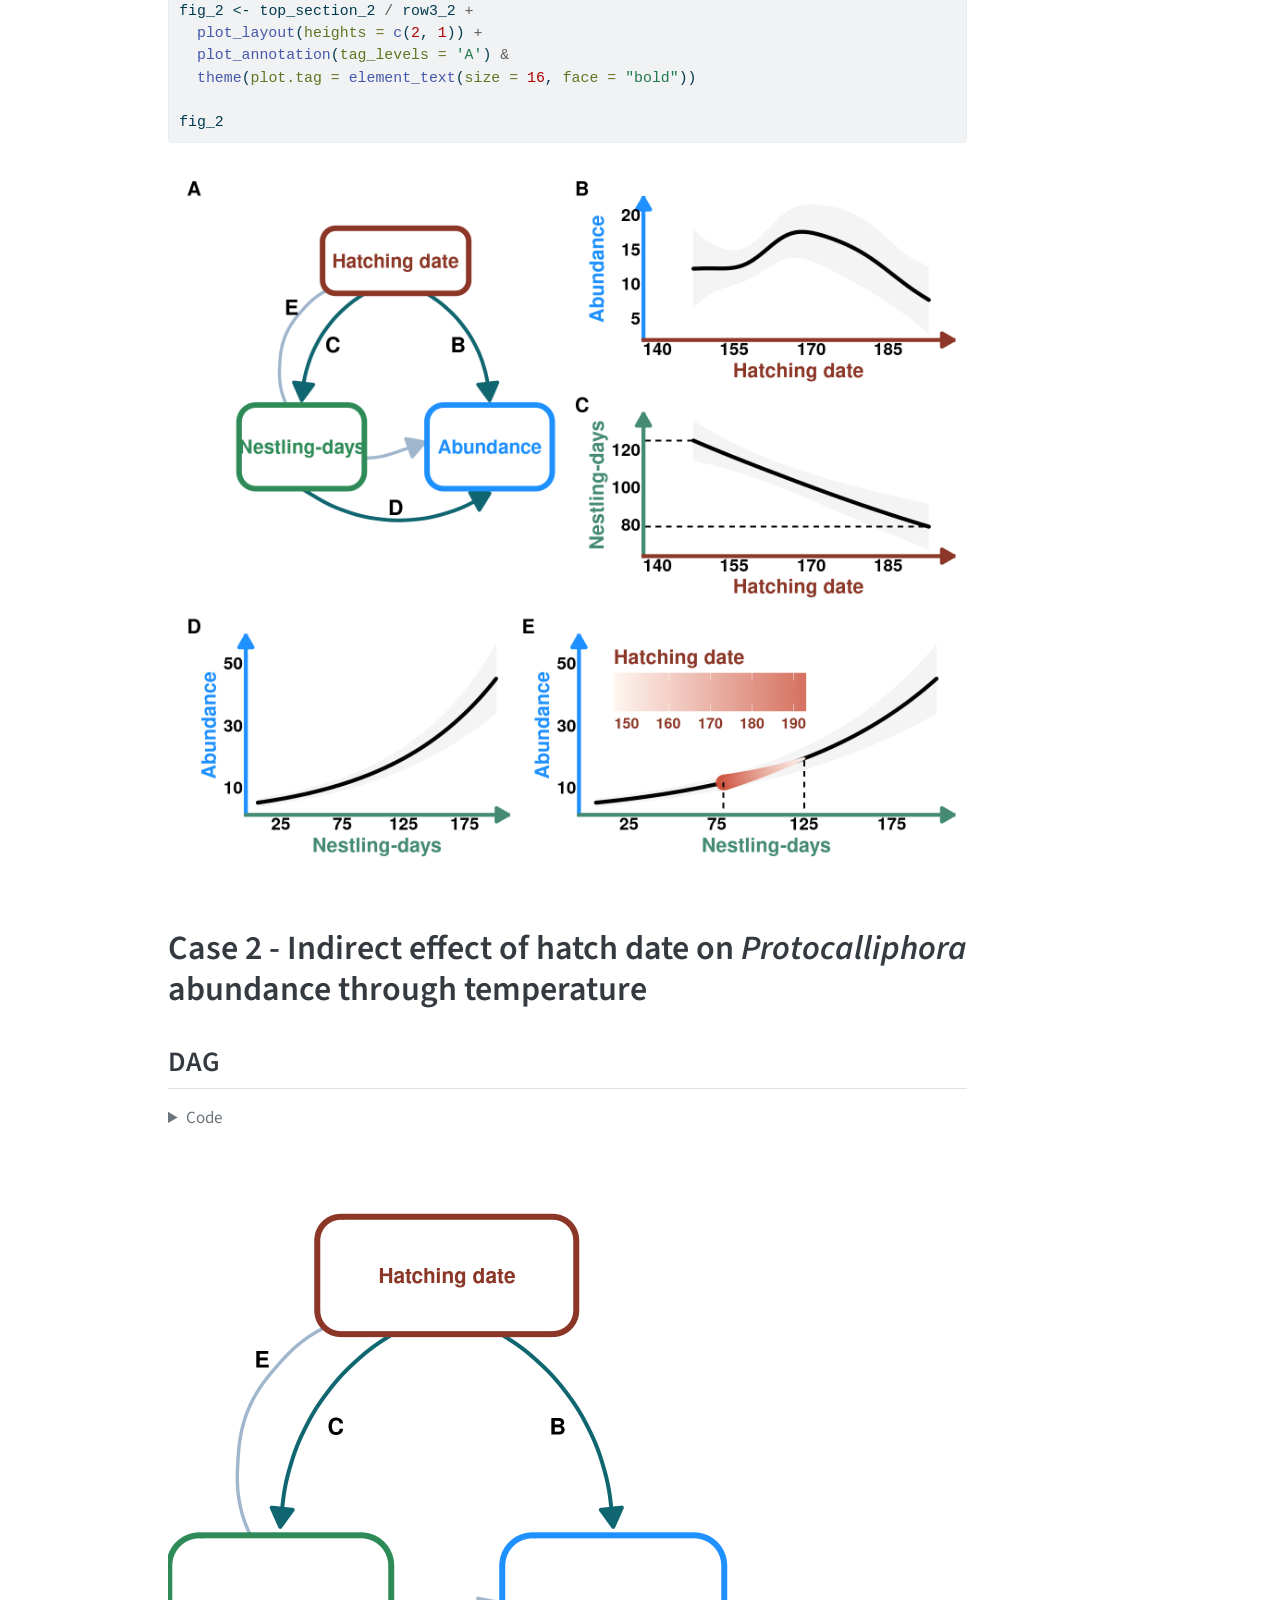
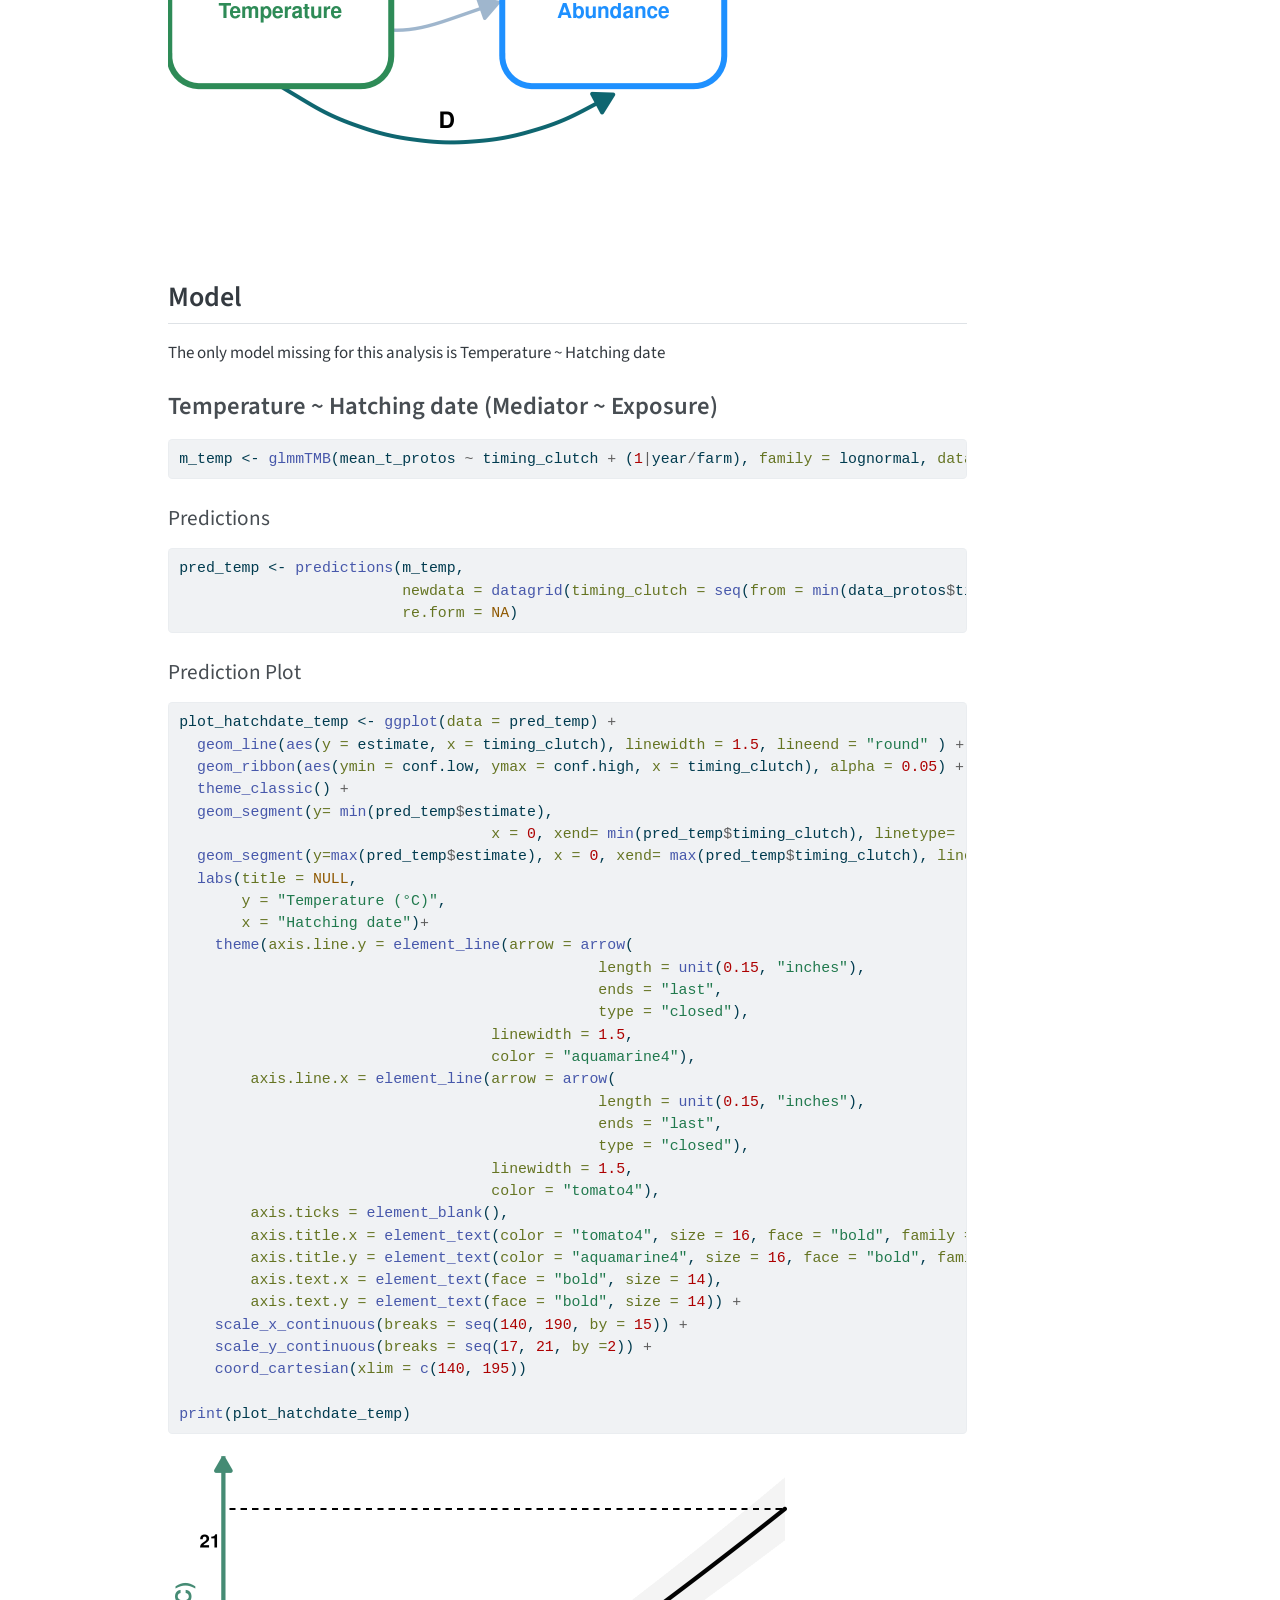
<file: docs/case_study.html>
<!DOCTYPE html>
<html xmlns="http://www.w3.org/1999/xhtml" lang="en" xml:lang="en"><head>

<meta charset="utf-8">
<meta name="generator" content="quarto-1.5.57">

<meta name="viewport" content="width=device-width, initial-scale=1.0, user-scalable=yes">


<title>Case Study - Protocalliphora abundance in Tree Swallow nests – Visualizing Indirect Effects</title>
<style>
code{white-space: pre-wrap;}
span.smallcaps{font-variant: small-caps;}
div.columns{display: flex; gap: min(4vw, 1.5em);}
div.column{flex: auto; overflow-x: auto;}
div.hanging-indent{margin-left: 1.5em; text-indent: -1.5em;}
ul.task-list{list-style: none;}
ul.task-list li input[type="checkbox"] {
  width: 0.8em;
  margin: 0 0.8em 0.2em -1em; /* quarto-specific, see https://github.com/quarto-dev/quarto-cli/issues/4556 */ 
  vertical-align: middle;
}
/* CSS for syntax highlighting */
pre > code.sourceCode { white-space: pre; position: relative; }
pre > code.sourceCode > span { line-height: 1.25; }
pre > code.sourceCode > span:empty { height: 1.2em; }
.sourceCode { overflow: visible; }
code.sourceCode > span { color: inherit; text-decoration: inherit; }
div.sourceCode { margin: 1em 0; }
pre.sourceCode { margin: 0; }
@media screen {
div.sourceCode { overflow: auto; }
}
@media print {
pre > code.sourceCode { white-space: pre-wrap; }
pre > code.sourceCode > span { display: inline-block; text-indent: -5em; padding-left: 5em; }
}
pre.numberSource code
  { counter-reset: source-line 0; }
pre.numberSource code > span
  { position: relative; left: -4em; counter-increment: source-line; }
pre.numberSource code > span > a:first-child::before
  { content: counter(source-line);
    position: relative; left: -1em; text-align: right; vertical-align: baseline;
    border: none; display: inline-block;
    -webkit-touch-callout: none; -webkit-user-select: none;
    -khtml-user-select: none; -moz-user-select: none;
    -ms-user-select: none; user-select: none;
    padding: 0 4px; width: 4em;
  }
pre.numberSource { margin-left: 3em;  padding-left: 4px; }
div.sourceCode
  {   }
@media screen {
pre > code.sourceCode > span > a:first-child::before { text-decoration: underline; }
}
</style>


<script src="site_libs/quarto-nav/quarto-nav.js"></script>
<script src="site_libs/quarto-nav/headroom.min.js"></script>
<script src="site_libs/clipboard/clipboard.min.js"></script>
<script src="site_libs/quarto-search/autocomplete.umd.js"></script>
<script src="site_libs/quarto-search/fuse.min.js"></script>
<script src="site_libs/quarto-search/quarto-search.js"></script>
<meta name="quarto:offset" content="./">
<script src="site_libs/quarto-html/quarto.js"></script>
<script src="site_libs/quarto-html/popper.min.js"></script>
<script src="site_libs/quarto-html/tippy.umd.min.js"></script>
<script src="site_libs/quarto-html/anchor.min.js"></script>
<link href="site_libs/quarto-html/tippy.css" rel="stylesheet">
<link href="site_libs/quarto-html/quarto-syntax-highlighting.css" rel="stylesheet" id="quarto-text-highlighting-styles">
<script src="site_libs/bootstrap/bootstrap.min.js"></script>
<link href="site_libs/bootstrap/bootstrap-icons.css" rel="stylesheet">
<link href="site_libs/bootstrap/bootstrap.min.css" rel="stylesheet" id="quarto-bootstrap" data-mode="light">
<script id="quarto-search-options" type="application/json">{
  "location": "navbar",
  "copy-button": false,
  "collapse-after": 3,
  "panel-placement": "end",
  "type": "overlay",
  "limit": 50,
  "keyboard-shortcut": [
    "f",
    "/",
    "s"
  ],
  "show-item-context": false,
  "language": {
    "search-no-results-text": "No results",
    "search-matching-documents-text": "matching documents",
    "search-copy-link-title": "Copy link to search",
    "search-hide-matches-text": "Hide additional matches",
    "search-more-match-text": "more match in this document",
    "search-more-matches-text": "more matches in this document",
    "search-clear-button-title": "Clear",
    "search-text-placeholder": "",
    "search-detached-cancel-button-title": "Cancel",
    "search-submit-button-title": "Submit",
    "search-label": "Search"
  }
}</script>


<link rel="stylesheet" href="styles.css">
</head>

<body class="nav-fixed">

<div id="quarto-search-results"></div>
  <header id="quarto-header" class="headroom fixed-top">
    <nav class="navbar navbar-expand-lg " data-bs-theme="dark">
      <div class="navbar-container container-fluid">
      <div class="navbar-brand-container mx-auto">
    <a class="navbar-brand" href="./index.html">
    <span class="navbar-title">Visualizing Indirect Effects</span>
    </a>
  </div>
            <div id="quarto-search" class="" title="Search"></div>
          <button class="navbar-toggler" type="button" data-bs-toggle="collapse" data-bs-target="#navbarCollapse" aria-controls="navbarCollapse" role="menu" aria-expanded="false" aria-label="Toggle navigation" onclick="if (window.quartoToggleHeadroom) { window.quartoToggleHeadroom(); }">
  <span class="navbar-toggler-icon"></span>
</button>
          <div class="collapse navbar-collapse" id="navbarCollapse">
            <ul class="navbar-nav navbar-nav-scroll me-auto">
  <li class="nav-item">
    <a class="nav-link" href="./index.html"> 
<span class="menu-text">Home</span></a>
  </li>  
  <li class="nav-item">
    <a class="nav-link" href="./simulations.html"> 
<span class="menu-text">Simulations</span></a>
  </li>  
  <li class="nav-item">
    <a class="nav-link active" href="./case_study.html" aria-current="page"> 
<span class="menu-text">Case Study - Blowfly larvae</span></a>
  </li>  
  <li class="nav-item">
    <a class="nav-link" href="./kallan_case_study.html"> 
<span class="menu-text">Case Study - Bighorn Sheep</span></a>
  </li>  
</ul>
          </div> <!-- /navcollapse -->
            <div class="quarto-navbar-tools">
</div>
      </div> <!-- /container-fluid -->
    </nav>
</header>
<!-- content -->
<div id="quarto-content" class="quarto-container page-columns page-rows-contents page-layout-article page-navbar">
<!-- sidebar -->
<!-- margin-sidebar -->
    <div id="quarto-margin-sidebar" class="sidebar margin-sidebar">
        <nav id="TOC" role="doc-toc" class="toc-active">
    <h2 id="toc-title">On this page</h2>
   
  <ul>
  <li><a href="#set-up-workspace" id="toc-set-up-workspace" class="nav-link active" data-scroll-target="#set-up-workspace">Set up workspace</a>
  <ul>
  <li><a href="#load-packages" id="toc-load-packages" class="nav-link" data-scroll-target="#load-packages">Load packages</a></li>
  <li><a href="#dag-plotting-function" id="toc-dag-plotting-function" class="nav-link" data-scroll-target="#dag-plotting-function">DAG plotting function</a></li>
  <li><a href="#data" id="toc-data" class="nav-link" data-scroll-target="#data">Data</a>
  <ul>
  <li><a href="#metadata" id="toc-metadata" class="nav-link" data-scroll-target="#metadata">Metadata</a></li>
  </ul></li>
  </ul></li>
  <li><a href="#case-1---indirect-effect-of-hatch-date-on-protocalliphora-abundance-through-nestling-days" id="toc-case-1---indirect-effect-of-hatch-date-on-protocalliphora-abundance-through-nestling-days" class="nav-link" data-scroll-target="#case-1---indirect-effect-of-hatch-date-on-protocalliphora-abundance-through-nestling-days">Case 1 - Indirect effect of hatch date on <em>Protocalliphora</em> abundance through nestling-days</a>
  <ul>
  <li><a href="#dag" id="toc-dag" class="nav-link" data-scroll-target="#dag">DAG</a></li>
  <li><a href="#models" id="toc-models" class="nav-link" data-scroll-target="#models">Models</a>
  <ul>
  <li><a href="#nestling-days-hatching-date-mediator-exposure" id="toc-nestling-days-hatching-date-mediator-exposure" class="nav-link" data-scroll-target="#nestling-days-hatching-date-mediator-exposure">Nestling-days ~ Hatching date (Mediator ~ Exposure)</a>
  <ul class="collapse">
  <li><a href="#predictions" id="toc-predictions" class="nav-link" data-scroll-target="#predictions">Predictions</a></li>
  <li><a href="#prediction-plot" id="toc-prediction-plot" class="nav-link" data-scroll-target="#prediction-plot">Prediction plot</a></li>
  </ul></li>
  <li><a href="#protocalliphora-abundance-hatching-date-nestling-days-outcome-exposure-mediator" id="toc-protocalliphora-abundance-hatching-date-nestling-days-outcome-exposure-mediator" class="nav-link" data-scroll-target="#protocalliphora-abundance-hatching-date-nestling-days-outcome-exposure-mediator"><em>Protocalliphora</em> abundance ~ Hatching date + nestling-days (Outcome ~ Exposure + Mediator)</a></li>
  <li><a href="#protocalliphora-abundance-hatching-date-outcome-exposure" id="toc-protocalliphora-abundance-hatching-date-outcome-exposure" class="nav-link" data-scroll-target="#protocalliphora-abundance-hatching-date-outcome-exposure"><em>Protocalliphora</em> abundance ~ Hatching date (Outcome ~ Exposure)</a>
  <ul class="collapse">
  <li><a href="#predictions-1" id="toc-predictions-1" class="nav-link" data-scroll-target="#predictions-1">Predictions</a></li>
  <li><a href="#prediction-plot-1" id="toc-prediction-plot-1" class="nav-link" data-scroll-target="#prediction-plot-1">Prediction plot</a></li>
  </ul></li>
  <li><a href="#protocalliphora-abundance-nestling-days-outcome-mediator" id="toc-protocalliphora-abundance-nestling-days-outcome-mediator" class="nav-link" data-scroll-target="#protocalliphora-abundance-nestling-days-outcome-mediator"><em>Protocalliphora</em> abundance ~ Nestling-days (Outcome ~ Mediator)</a>
  <ul class="collapse">
  <li><a href="#predictions-2" id="toc-predictions-2" class="nav-link" data-scroll-target="#predictions-2">Predictions</a></li>
  <li><a href="#prediction-plot-2" id="toc-prediction-plot-2" class="nav-link" data-scroll-target="#prediction-plot-2">Prediction plot</a></li>
  </ul></li>
  </ul></li>
  <li><a href="#indirect-effect" id="toc-indirect-effect" class="nav-link" data-scroll-target="#indirect-effect">Indirect effect</a>
  <ul>
  <li><a href="#predictions-3" id="toc-predictions-3" class="nav-link" data-scroll-target="#predictions-3">Predictions</a></li>
  <li><a href="#prediction-plot-3" id="toc-prediction-plot-3" class="nav-link" data-scroll-target="#prediction-plot-3">Prediction plot</a></li>
  </ul></li>
  <li><a href="#publication-figure-2" id="toc-publication-figure-2" class="nav-link" data-scroll-target="#publication-figure-2">Publication Figure 2</a></li>
  </ul></li>
  <li><a href="#case-2---indirect-effect-of-hatch-date-on-protocalliphora-abundance-through-temperature" id="toc-case-2---indirect-effect-of-hatch-date-on-protocalliphora-abundance-through-temperature" class="nav-link" data-scroll-target="#case-2---indirect-effect-of-hatch-date-on-protocalliphora-abundance-through-temperature">Case 2 - Indirect effect of hatch date on <em>Protocalliphora</em> abundance through temperature</a>
  <ul>
  <li><a href="#dag-1" id="toc-dag-1" class="nav-link" data-scroll-target="#dag-1">DAG</a></li>
  <li><a href="#model" id="toc-model" class="nav-link" data-scroll-target="#model">Model</a>
  <ul>
  <li><a href="#temperature-hatching-date-mediator-exposure" id="toc-temperature-hatching-date-mediator-exposure" class="nav-link" data-scroll-target="#temperature-hatching-date-mediator-exposure">Temperature ~ Hatching date (Mediator ~ Exposure)</a>
  <ul class="collapse">
  <li><a href="#predictions-4" id="toc-predictions-4" class="nav-link" data-scroll-target="#predictions-4">Predictions</a></li>
  <li><a href="#prediction-plot-4" id="toc-prediction-plot-4" class="nav-link" data-scroll-target="#prediction-plot-4">Prediction Plot</a></li>
  </ul></li>
  </ul></li>
  <li><a href="#protocalliphora-abundance-temperature-outcome-mediator" id="toc-protocalliphora-abundance-temperature-outcome-mediator" class="nav-link" data-scroll-target="#protocalliphora-abundance-temperature-outcome-mediator"><em>Protocalliphora</em> abundance ~ Temperature (Outcome ~ Mediator)</a>
  <ul>
  <li><a href="#predictions-5" id="toc-predictions-5" class="nav-link" data-scroll-target="#predictions-5">Predictions</a></li>
  <li><a href="#prediction-plot-5" id="toc-prediction-plot-5" class="nav-link" data-scroll-target="#prediction-plot-5">Prediction plot</a></li>
  </ul></li>
  <li><a href="#indirect-effect-1" id="toc-indirect-effect-1" class="nav-link" data-scroll-target="#indirect-effect-1">Indirect effect</a>
  <ul>
  <li><a href="#predictions-6" id="toc-predictions-6" class="nav-link" data-scroll-target="#predictions-6">Predictions</a></li>
  <li><a href="#plot" id="toc-plot" class="nav-link" data-scroll-target="#plot">Plot</a></li>
  </ul></li>
  <li><a href="#publication-figure-3" id="toc-publication-figure-3" class="nav-link" data-scroll-target="#publication-figure-3">Publication Figure 3</a></li>
  </ul></li>
  </ul>
</nav>
    </div>
<!-- main -->
<main class="content" id="quarto-document-content">

<header id="title-block-header" class="quarto-title-block default">
<div class="quarto-title">
<h1 class="title">Case Study - <em>Protocalliphora</em> abundance in Tree Swallow nests</h1>
</div>



<div class="quarto-title-meta">

    
  
    
  </div>
  


</header>


<p>Here, we display how to use the visualization method of indirect effects using a real-world example from <a href="https://www.biorxiv.org/content/10.64898/2026.02.02.703377v3">Coroller-Chouraki et al.&nbsp;(2026)</a>. While the authors examined the effects of several putative causes of the abundance of <em>Protocalliphora</em> spp. in the nests of Tree Swallows breeding along a gradient of agricultural intensity, they focused on direct effects and neglected to formally quantify or visualize hypothesized indirect effects. Here, we apply our novel visualization procedure to two indirect effects linked to the reproductive timing of swallows and included in the DAG on which the aforementioned study was based. More details about the hypothesized causal links in the system and theoretical explanations for the indirect effects visualized here can be found in Coroller-Chouraki et al.&nbsp;(2026) and <a href="https://www.biorxiv.org/content/10.64898/2026.02.09.704914v1">Bush-Beaupré et al.&nbsp;(2026)</a>.</p>
<p>The data for the case study can be downloaded <a href="https://doi.org/10.5281/zenodo.17980480">here</a></p>
<section id="set-up-workspace" class="level1">
<h1>Set up workspace</h1>
<section id="load-packages" class="level2">
<h2 class="anchored" data-anchor-id="load-packages">Load packages</h2>
<div class="cell">
<div class="sourceCode cell-code" id="cb1"><pre class="sourceCode r code-with-copy"><code class="sourceCode r"><span id="cb1-1"><a href="#cb1-1" aria-hidden="true" tabindex="-1"></a><span class="fu">library</span>(tidyverse)       <span class="co"># data manipulation and plotting</span></span>
<span id="cb1-2"><a href="#cb1-2" aria-hidden="true" tabindex="-1"></a><span class="fu">library</span>(readxl)          <span class="co"># read excel files</span></span>
<span id="cb1-3"><a href="#cb1-3" aria-hidden="true" tabindex="-1"></a><span class="fu">library</span>(glmmTMB)         <span class="co"># frequentist GLMMs</span></span>
<span id="cb1-4"><a href="#cb1-4" aria-hidden="true" tabindex="-1"></a><span class="fu">library</span>(marginaleffects) <span class="co"># marginal predictions</span></span>
<span id="cb1-5"><a href="#cb1-5" aria-hidden="true" tabindex="-1"></a><span class="fu">library</span>(patchwork)       <span class="co"># multiple plots</span></span>
<span id="cb1-6"><a href="#cb1-6" aria-hidden="true" tabindex="-1"></a><span class="fu">library</span>(mgcv)            <span class="co"># GAMMs</span></span></code><button title="Copy to Clipboard" class="code-copy-button"><i class="bi"></i></button></pre></div>
</div>
</section>
<section id="dag-plotting-function" class="level2">
<h2 class="anchored" data-anchor-id="dag-plotting-function">DAG plotting function</h2>
<div class="cell">
<div class="sourceCode cell-code" id="cb2"><pre class="sourceCode r code-with-copy"><code class="sourceCode r"><span id="cb2-1"><a href="#cb2-1" aria-hidden="true" tabindex="-1"></a><span class="co">#' Create a DAG plot with rounded boxes and arrows</span></span>
<span id="cb2-2"><a href="#cb2-2" aria-hidden="true" tabindex="-1"></a><span class="co">#'</span></span>
<span id="cb2-3"><a href="#cb2-3" aria-hidden="true" tabindex="-1"></a><span class="co">#' @param labels Character vector of length 3 with names for Exposure, Mediator, Outcome</span></span>
<span id="cb2-4"><a href="#cb2-4" aria-hidden="true" tabindex="-1"></a><span class="co">#' @param arrow_labels Character vector of length 4 with labels for paths B, C, D, E (default: c("B", "C", "D", "E"))</span></span>
<span id="cb2-5"><a href="#cb2-5" aria-hidden="true" tabindex="-1"></a><span class="co">#' @param box_colors Character vector of length 3 with hex colors for boxes (default: c("tomato4", "#2E8B57", "#1E90FF"))</span></span>
<span id="cb2-6"><a href="#cb2-6" aria-hidden="true" tabindex="-1"></a><span class="co">#' @param arrow_color Color for arrows (default: "#0F6670")</span></span>
<span id="cb2-7"><a href="#cb2-7" aria-hidden="true" tabindex="-1"></a><span class="co">#' @return A ggplot object</span></span>
<span id="cb2-8"><a href="#cb2-8" aria-hidden="true" tabindex="-1"></a>create_dag_plot <span class="ot">&lt;-</span> <span class="cf">function</span>(<span class="at">labels =</span> <span class="fu">c</span>(<span class="st">"Exposure"</span>, <span class="st">"Mediator"</span>, <span class="st">"Outcome"</span>),</span>
<span id="cb2-9"><a href="#cb2-9" aria-hidden="true" tabindex="-1"></a>                           <span class="at">arrow_labels =</span> <span class="fu">c</span>(<span class="st">"B"</span>, <span class="st">"C"</span>, <span class="st">"D"</span>, <span class="st">"E"</span>),</span>
<span id="cb2-10"><a href="#cb2-10" aria-hidden="true" tabindex="-1"></a>                           <span class="at">box_colors =</span> <span class="fu">c</span>(<span class="st">"tomato4"</span>, <span class="st">"#2E8B57"</span>, <span class="st">"#1E90FF"</span>),</span>
<span id="cb2-11"><a href="#cb2-11" aria-hidden="true" tabindex="-1"></a>                           <span class="at">arrow_color =</span> <span class="st">"#0F6670"</span>) {</span>
<span id="cb2-12"><a href="#cb2-12" aria-hidden="true" tabindex="-1"></a>  </span>
<span id="cb2-13"><a href="#cb2-13" aria-hidden="true" tabindex="-1"></a>  <span class="co"># Path diagram (DAG) — rounded boxes + arrows</span></span>
<span id="cb2-14"><a href="#cb2-14" aria-hidden="true" tabindex="-1"></a>  <span class="co"># boxes: name, center x/y, width, height, border colour</span></span>
<span id="cb2-15"><a href="#cb2-15" aria-hidden="true" tabindex="-1"></a>  <span class="co"># Using wider coordinate system (0-1.4 for x) to create rectangular plot</span></span>
<span id="cb2-16"><a href="#cb2-16" aria-hidden="true" tabindex="-1"></a>  boxes <span class="ot">&lt;-</span> <span class="fu">data.frame</span>(</span>
<span id="cb2-17"><a href="#cb2-17" aria-hidden="true" tabindex="-1"></a>    <span class="at">name =</span> labels,</span>
<span id="cb2-18"><a href="#cb2-18" aria-hidden="true" tabindex="-1"></a>    <span class="at">x =</span> <span class="fu">c</span>(<span class="fl">0.7</span>, <span class="fl">0.25</span>, <span class="fl">1.15</span>),</span>
<span id="cb2-19"><a href="#cb2-19" aria-hidden="true" tabindex="-1"></a>    <span class="at">y =</span> <span class="fu">c</span>(<span class="fl">0.8</span>, <span class="fl">0.4</span>, <span class="fl">0.4</span>),</span>
<span id="cb2-20"><a href="#cb2-20" aria-hidden="true" tabindex="-1"></a>    <span class="at">width =</span> <span class="fu">c</span>(<span class="fl">0.7</span>, <span class="fl">0.6</span>, <span class="fl">0.6</span>),</span>
<span id="cb2-21"><a href="#cb2-21" aria-hidden="true" tabindex="-1"></a>    <span class="at">height =</span> <span class="fu">c</span>(<span class="fl">0.14</span>, <span class="fl">0.18</span>, <span class="fl">0.18</span>),</span>
<span id="cb2-22"><a href="#cb2-22" aria-hidden="true" tabindex="-1"></a>    <span class="at">col =</span> box_colors,</span>
<span id="cb2-23"><a href="#cb2-23" aria-hidden="true" tabindex="-1"></a>    <span class="at">stringsAsFactors =</span> <span class="cn">FALSE</span></span>
<span id="cb2-24"><a href="#cb2-24" aria-hidden="true" tabindex="-1"></a>  )</span>
<span id="cb2-25"><a href="#cb2-25" aria-hidden="true" tabindex="-1"></a>  </span>
<span id="cb2-26"><a href="#cb2-26" aria-hidden="true" tabindex="-1"></a>  <span class="co"># arrow head style</span></span>
<span id="cb2-27"><a href="#cb2-27" aria-hidden="true" tabindex="-1"></a>  arr_closed <span class="ot">&lt;-</span> grid<span class="sc">::</span><span class="fu">arrow</span>(<span class="at">length =</span> <span class="fu">unit</span>(<span class="fl">0.22</span>, <span class="st">"inches"</span>), <span class="at">type =</span> <span class="st">"closed"</span>)</span>
<span id="cb2-28"><a href="#cb2-28" aria-hidden="true" tabindex="-1"></a>  arr_open <span class="ot">&lt;-</span> grid<span class="sc">::</span><span class="fu">arrow</span>(<span class="at">length =</span> <span class="fu">unit</span>(<span class="fl">0.22</span>, <span class="st">"inches"</span>), <span class="at">type =</span> <span class="st">"open"</span>)</span>
<span id="cb2-29"><a href="#cb2-29" aria-hidden="true" tabindex="-1"></a>  </span>
<span id="cb2-30"><a href="#cb2-30" aria-hidden="true" tabindex="-1"></a>  <span class="co"># Draw arrows FIRST so they appear behind boxes</span></span>
<span id="cb2-31"><a href="#cb2-31" aria-hidden="true" tabindex="-1"></a>  p <span class="ot">&lt;-</span> <span class="fu">ggplot</span>() <span class="sc">+</span> <span class="fu">xlim</span>(<span class="fl">0.2</span>, <span class="fl">1.4</span>) <span class="sc">+</span> <span class="fu">ylim</span>(<span class="fl">0.2</span>, <span class="fl">0.9</span>) <span class="sc">+</span> </span>
<span id="cb2-32"><a href="#cb2-32" aria-hidden="true" tabindex="-1"></a>    <span class="co"># B: Exposure -&gt; Outcome (right, curved)</span></span>
<span id="cb2-33"><a href="#cb2-33" aria-hidden="true" tabindex="-1"></a>    <span class="fu">geom_curve</span>(<span class="fu">aes</span>(<span class="at">x =</span> <span class="fl">0.81</span>, <span class="at">y =</span> <span class="fl">0.74</span>, <span class="at">xend =</span> <span class="fl">1.15</span>, <span class="at">yend =</span> <span class="fl">0.5</span>), </span>
<span id="cb2-34"><a href="#cb2-34" aria-hidden="true" tabindex="-1"></a>               <span class="at">curvature =</span> <span class="sc">-</span><span class="fl">0.28</span>, <span class="at">color =</span> arrow_color, <span class="at">size =</span> <span class="fl">1.4</span>, <span class="at">arrow =</span> arr_closed) <span class="sc">+</span></span>
<span id="cb2-35"><a href="#cb2-35" aria-hidden="true" tabindex="-1"></a>    <span class="co"># C: Exposure -&gt; Mediator (left, curved)</span></span>
<span id="cb2-36"><a href="#cb2-36" aria-hidden="true" tabindex="-1"></a>    <span class="fu">geom_curve</span>(<span class="fu">aes</span>(<span class="at">x =</span> <span class="fl">0.59</span>, <span class="at">y =</span> <span class="fl">0.74</span>, <span class="at">xend =</span> <span class="fl">0.25</span>, <span class="at">yend =</span> <span class="fl">0.5</span>), </span>
<span id="cb2-37"><a href="#cb2-37" aria-hidden="true" tabindex="-1"></a>               <span class="at">curvature =</span> <span class="fl">0.28</span>, <span class="at">color =</span> arrow_color, <span class="at">size =</span> <span class="fl">1.4</span>, <span class="at">arrow =</span> arr_closed) <span class="sc">+</span></span>
<span id="cb2-38"><a href="#cb2-38" aria-hidden="true" tabindex="-1"></a>    <span class="co"># D: Mediator -&gt; Outcome (bottom, long curve)</span></span>
<span id="cb2-39"><a href="#cb2-39" aria-hidden="true" tabindex="-1"></a>    <span class="fu">geom_curve</span>(<span class="fu">aes</span>(<span class="at">x =</span> <span class="fl">0.25</span>, <span class="at">y =</span> <span class="fl">0.31</span>, <span class="at">xend =</span> <span class="fl">1.15</span>, <span class="at">yend =</span> <span class="fl">0.3</span>), </span>
<span id="cb2-40"><a href="#cb2-40" aria-hidden="true" tabindex="-1"></a>               <span class="at">curvature =</span> <span class="fl">0.32</span>, <span class="at">color =</span> arrow_color, <span class="at">size =</span> <span class="fl">1.4</span>, <span class="at">arrow =</span> arr_closed) <span class="sc">+</span></span>
<span id="cb2-41"><a href="#cb2-41" aria-hidden="true" tabindex="-1"></a>    <span class="co"># E: dashed indirect (Exposure -&gt; Outcome via dashed curved line)</span></span>
<span id="cb2-42"><a href="#cb2-42" aria-hidden="true" tabindex="-1"></a>    <span class="fu">geom_curve</span>(<span class="fu">aes</span>(<span class="at">x =</span> <span class="fl">0.62</span>, <span class="at">y =</span> <span class="fl">0.765</span>, <span class="at">xend =</span> <span class="fl">0.84</span>, <span class="at">yend =</span> <span class="fl">0.41</span>), </span>
<span id="cb2-43"><a href="#cb2-43" aria-hidden="true" tabindex="-1"></a>               <span class="at">curvature =</span> <span class="fl">1.5</span>, <span class="at">color =</span> <span class="st">"slategray3"</span>, <span class="at">size =</span> <span class="fl">1.2</span>,  <span class="at">arrow =</span> arr_closed)</span>
<span id="cb2-44"><a href="#cb2-44" aria-hidden="true" tabindex="-1"></a>  </span>
<span id="cb2-45"><a href="#cb2-45" aria-hidden="true" tabindex="-1"></a>  <span class="co"># Now draw boxes on top of arrows</span></span>
<span id="cb2-46"><a href="#cb2-46" aria-hidden="true" tabindex="-1"></a>  <span class="cf">for</span>(i <span class="cf">in</span> <span class="fu">seq_len</span>(<span class="fu">nrow</span>(boxes))){</span>
<span id="cb2-47"><a href="#cb2-47" aria-hidden="true" tabindex="-1"></a>    bx <span class="ot">&lt;-</span> boxes[i,]</span>
<span id="cb2-48"><a href="#cb2-48" aria-hidden="true" tabindex="-1"></a>    xmin <span class="ot">&lt;-</span> bx<span class="sc">$</span>x <span class="sc">-</span> bx<span class="sc">$</span>width<span class="sc">/</span><span class="dv">2</span></span>
<span id="cb2-49"><a href="#cb2-49" aria-hidden="true" tabindex="-1"></a>    xmax <span class="ot">&lt;-</span> bx<span class="sc">$</span>x <span class="sc">+</span> bx<span class="sc">$</span>width<span class="sc">/</span><span class="dv">2</span></span>
<span id="cb2-50"><a href="#cb2-50" aria-hidden="true" tabindex="-1"></a>    ymin <span class="ot">&lt;-</span> bx<span class="sc">$</span>y <span class="sc">-</span> bx<span class="sc">$</span>height<span class="sc">/</span><span class="dv">2</span></span>
<span id="cb2-51"><a href="#cb2-51" aria-hidden="true" tabindex="-1"></a>    ymax <span class="ot">&lt;-</span> bx<span class="sc">$</span>y <span class="sc">+</span> bx<span class="sc">$</span>height<span class="sc">/</span><span class="dv">2</span></span>
<span id="cb2-52"><a href="#cb2-52" aria-hidden="true" tabindex="-1"></a>    </span>
<span id="cb2-53"><a href="#cb2-53" aria-hidden="true" tabindex="-1"></a>    <span class="co"># draw a rounded rectangle as a grob and place it with annotation_custom</span></span>
<span id="cb2-54"><a href="#cb2-54" aria-hidden="true" tabindex="-1"></a>    rr <span class="ot">&lt;-</span> grid<span class="sc">::</span><span class="fu">roundrectGrob</span>(<span class="at">r =</span> <span class="fu">unit</span>(<span class="fl">0.2</span>, <span class="st">"snpc"</span>),</span>
<span id="cb2-55"><a href="#cb2-55" aria-hidden="true" tabindex="-1"></a>            <span class="at">gp =</span> grid<span class="sc">::</span><span class="fu">gpar</span>(<span class="at">fill =</span> <span class="st">"white"</span>, <span class="at">col =</span> bx<span class="sc">$</span>col, <span class="at">lwd =</span> <span class="dv">6</span>))</span>
<span id="cb2-56"><a href="#cb2-56" aria-hidden="true" tabindex="-1"></a>    p <span class="ot">&lt;-</span> p <span class="sc">+</span> <span class="fu">annotation_custom</span>(rr, <span class="at">xmin =</span> xmin, <span class="at">xmax =</span> xmax, <span class="at">ymin =</span> ymin, <span class="at">ymax =</span> ymax) <span class="sc">+</span></span>
<span id="cb2-57"><a href="#cb2-57" aria-hidden="true" tabindex="-1"></a>      <span class="fu">annotate</span>(<span class="st">"text"</span>, <span class="at">x =</span> bx<span class="sc">$</span>x, <span class="at">y =</span> bx<span class="sc">$</span>y, <span class="at">label =</span> bx<span class="sc">$</span>name, </span>
<span id="cb2-58"><a href="#cb2-58" aria-hidden="true" tabindex="-1"></a>               <span class="at">fontface =</span> <span class="st">"bold"</span>, <span class="at">size =</span> <span class="fl">5.5</span>, <span class="at">colour =</span> bx<span class="sc">$</span>col)</span>
<span id="cb2-59"><a href="#cb2-59" aria-hidden="true" tabindex="-1"></a>  }</span>
<span id="cb2-60"><a href="#cb2-60" aria-hidden="true" tabindex="-1"></a>  </span>
<span id="cb2-61"><a href="#cb2-61" aria-hidden="true" tabindex="-1"></a>  <span class="co"># Add labels for arrows on top</span></span>
<span id="cb2-62"><a href="#cb2-62" aria-hidden="true" tabindex="-1"></a>  p <span class="ot">&lt;-</span> p <span class="sc">+</span></span>
<span id="cb2-63"><a href="#cb2-63" aria-hidden="true" tabindex="-1"></a>    <span class="fu">annotate</span>(<span class="st">"text"</span>, <span class="at">x =</span> <span class="fl">1.00</span>, <span class="at">y =</span> <span class="fl">0.62</span>, <span class="at">label =</span> arrow_labels[<span class="dv">1</span>], <span class="at">size =</span> <span class="dv">6</span>, <span class="at">fontface =</span> <span class="st">"bold"</span>) <span class="sc">+</span></span>
<span id="cb2-64"><a href="#cb2-64" aria-hidden="true" tabindex="-1"></a>    <span class="fu">annotate</span>(<span class="st">"text"</span>, <span class="at">x =</span> <span class="fl">0.40</span>, <span class="at">y =</span> <span class="fl">0.62</span>, <span class="at">label =</span> arrow_labels[<span class="dv">2</span>], <span class="at">size =</span> <span class="dv">6</span>, <span class="at">fontface =</span> <span class="st">"bold"</span>) <span class="sc">+</span></span>
<span id="cb2-65"><a href="#cb2-65" aria-hidden="true" tabindex="-1"></a>    <span class="fu">annotate</span>(<span class="st">"text"</span>, <span class="at">x =</span> <span class="fl">0.70</span>, <span class="at">y =</span> <span class="fl">0.27</span>, <span class="at">label =</span> arrow_labels[<span class="dv">3</span>], <span class="at">size =</span> <span class="dv">6</span>, <span class="at">fontface =</span> <span class="st">"bold"</span>) <span class="sc">+</span></span>
<span id="cb2-66"><a href="#cb2-66" aria-hidden="true" tabindex="-1"></a>    <span class="fu">annotate</span>(<span class="st">"text"</span>, <span class="at">x =</span> <span class="fl">0.2</span>, <span class="at">y =</span> <span class="fl">0.7</span>, <span class="at">label =</span> arrow_labels[<span class="dv">4</span>], <span class="at">size =</span> <span class="dv">6</span>, <span class="at">fontface =</span> <span class="st">"bold"</span>) <span class="sc">+</span></span>
<span id="cb2-67"><a href="#cb2-67" aria-hidden="true" tabindex="-1"></a>    <span class="fu">coord_cartesian</span>(<span class="at">clip =</span> <span class="st">"off"</span>) <span class="sc">+</span></span>
<span id="cb2-68"><a href="#cb2-68" aria-hidden="true" tabindex="-1"></a>    <span class="fu">theme_void</span>()</span>
<span id="cb2-69"><a href="#cb2-69" aria-hidden="true" tabindex="-1"></a>  </span>
<span id="cb2-70"><a href="#cb2-70" aria-hidden="true" tabindex="-1"></a>  <span class="fu">return</span>(p)</span>
<span id="cb2-71"><a href="#cb2-71" aria-hidden="true" tabindex="-1"></a>}</span></code><button title="Copy to Clipboard" class="code-copy-button"><i class="bi"></i></button></pre></div>
</div>
</section>
<section id="data" class="level2">
<h2 class="anchored" data-anchor-id="data">Data</h2>
<div class="cell">
<div class="sourceCode cell-code" id="cb3"><pre class="sourceCode r code-with-copy"><code class="sourceCode r"><span id="cb3-1"><a href="#cb3-1" aria-hidden="true" tabindex="-1"></a>data_protos <span class="ot">&lt;-</span> <span class="fu">read_excel</span>(<span class="st">"data_indirecteffects.xlsx"</span>) <span class="sc">|&gt;</span> </span>
<span id="cb3-2"><a href="#cb3-2" aria-hidden="true" tabindex="-1"></a>  <span class="co"># scale the data (except comp1 comp2 as it was already centered between 0)</span></span>
<span id="cb3-3"><a href="#cb3-3" aria-hidden="true" tabindex="-1"></a>  <span class="fu">mutate</span>( <span class="at">scl_cumulated_chicks =</span> <span class="fu">as.vector</span>(<span class="fu">scale</span>(cumulated_chicks)),</span>
<span id="cb3-4"><a href="#cb3-4" aria-hidden="true" tabindex="-1"></a>          <span class="at">scl_a1j1_p =</span> <span class="fu">as.vector</span>(<span class="fu">scale</span>(a1j1_p)),</span>
<span id="cb3-5"><a href="#cb3-5" aria-hidden="true" tabindex="-1"></a>          <span class="at">scl_a1j1_t =</span> <span class="fu">as.vector</span>(<span class="fu">scale</span>(a1j1_t)),</span>
<span id="cb3-6"><a href="#cb3-6" aria-hidden="true" tabindex="-1"></a>          <span class="at">scl_mean_t_protos =</span> <span class="fu">as.vector</span>(<span class="fu">scale</span>(mean_t_protos)),</span>
<span id="cb3-7"><a href="#cb3-7" aria-hidden="true" tabindex="-1"></a>          <span class="at">scl_mean_p_protos =</span> <span class="fu">as.vector</span>(<span class="fu">scale</span>(mean_p_protos)),</span>
<span id="cb3-8"><a href="#cb3-8" aria-hidden="true" tabindex="-1"></a>          <span class="at">scl_mean_t_bird =</span> <span class="fu">as.vector</span>(<span class="fu">scale</span>(mean_t_bird)),</span>
<span id="cb3-9"><a href="#cb3-9" aria-hidden="true" tabindex="-1"></a>          <span class="at">scl_mean_p_bird =</span> <span class="fu">as.vector</span>(<span class="fu">scale</span>(mean_p_bird)),</span>
<span id="cb3-10"><a href="#cb3-10" aria-hidden="true" tabindex="-1"></a>          <span class="at">scl_timing_clutch =</span> <span class="fu">as.vector</span>(<span class="fu">scale</span>(timing_clutch)),</span>
<span id="cb3-11"><a href="#cb3-11" aria-hidden="true" tabindex="-1"></a>          <span class="at">year =</span> <span class="fu">as.factor</span>(year), </span>
<span id="cb3-12"><a href="#cb3-12" aria-hidden="true" tabindex="-1"></a>          <span class="at">farm =</span> <span class="fu">as.factor</span>(farm),</span>
<span id="cb3-13"><a href="#cb3-13" aria-hidden="true" tabindex="-1"></a>          <span class="at">agemom =</span> <span class="fu">as.factor</span>(agemom)) </span>
<span id="cb3-14"><a href="#cb3-14" aria-hidden="true" tabindex="-1"></a></span>
<span id="cb3-15"><a href="#cb3-15" aria-hidden="true" tabindex="-1"></a><span class="fu">glimpse</span>(data_protos)</span></code><button title="Copy to Clipboard" class="code-copy-button"><i class="bi"></i></button></pre></div>
<div class="cell-output cell-output-stdout">
<pre><code>Rows: 1,175
Columns: 24
$ idcouvee             &lt;dbl&gt; 6072049, 6072067, 6252031, 6312061, 6312097, 6432…
$ farm                 &lt;fct&gt; 339, 339, 339, 339, 339, 339, 339, 339, 339, 339,…
$ nichoir              &lt;dbl&gt; 20, 20, 29, 32, 32, 38, 41, 44, 44, 47, 47, 20, 2…
$ year                 &lt;fct&gt; 2008, 2011, 2005, 2010, 2016, 2004, 2006, 2005, 2…
$ mean_t_protos        &lt;dbl&gt; 19.21152, 19.99097, 21.56581, 17.86704, 21.44941,…
$ mean_p_protos        &lt;dbl&gt; 4.412069, 3.313214, 3.259667, 4.749355, 2.857241,…
$ mean_t_bird          &lt;dbl&gt; 18.95252, 19.44646, 20.88006, 17.77005, 21.32746,…
$ mean_p_bird          &lt;dbl&gt; 3.886667, 3.565500, 3.312273, 4.907391, 3.408095,…
$ a1j1_p               &lt;dbl&gt; 149.65, 277.90, 199.09, 150.80, 147.43, 206.36, 2…
$ a1j1_t               &lt;dbl&gt; 556.945, 573.965, 520.830, 710.695, 477.120, 519.…
$ timing_clutch        &lt;dbl&gt; 154, 166, 171, 154, 185, 171, 154, 154, 159, 190,…
$ cumulated_chicks     &lt;dbl&gt; 126, 92, 87, 149, 69, 84, 88, 110, 92, 88, 110, 1…
$ n_protos             &lt;dbl&gt; 31, 29, 1, 9, 2, 1, 5, 8, 25, 12, 2, 9, 70, 35, 6…
$ comp1                &lt;dbl&gt; 1.7136893, 2.4615953, 1.9719222, 2.6452952, 2.648…
$ comp2                &lt;dbl&gt; -0.39773502, 0.08269011, -0.51961803, 1.70980123,…
$ agemom               &lt;fct&gt; ASY, SY, ASY, ASY, SY, ASY, ASY, ASY, ASY, ASY, A…
$ scl_cumulated_chicks &lt;dbl&gt; 0.76339770, -0.26769764, -0.41932931, 1.46090337,…
$ scl_a1j1_p           &lt;dbl&gt; -1.10439407, 1.79796415, 0.01445654, -1.07836902,…
$ scl_a1j1_t           &lt;dbl&gt; 0.9545618, 1.2213581, 0.3884427, 3.3646632, -0.29…
$ scl_mean_t_protos    &lt;dbl&gt; 0.72057902, 1.30824321, 2.49559694, -0.29309542, …
$ scl_mean_p_protos    &lt;dbl&gt; 0.3450492, -0.5928678, -0.6385729, 0.6329363, -0.…
$ scl_mean_t_bird      &lt;dbl&gt; 0.76920191, 1.10353351, 2.07389174, -0.03117221, …
$ scl_mean_p_bird      &lt;dbl&gt; -0.005763027, -0.222595172, -0.393558782, 0.68336…
$ scl_timing_clutch    &lt;dbl&gt; -1.023968550, 0.726086790, 1.455276515, -1.023968…</code></pre>
</div>
</div>
<section id="metadata" class="level3">
<h3 class="anchored" data-anchor-id="metadata">Metadata</h3>
<p>idcouvee — Unique identifier for each clutch (nesting attempt). [anonymized]</p>
<p>farm — Farm or study site where the nest box is located. [anonymized]</p>
<p>nichoir — Nest box identifier within a given farm. [anonymized]</p>
<p>year — Year in which the breeding attempt occurred.</p>
<p>n_protos — Number of <em>Protocalliphora</em> spp. puparia (pupal cases) found in the nest at the end of the breeding season; used as a proxy of ectoparasite abundance.</p>
<p>cumulated_chicks — Proxy for host availability for <em>Protocalliphora</em> larvae, calculated as the number of chicks multiplied by the number of days they remained in the nest.</p>
<p>mean_t_bird — Mean air temperature (°C) during the period corresponding to the nestling stage of the host chicks. (From hatching to fledging or demise)</p>
<p>mean_p_bird — Mean precipitation (mm) during the period corresponding to the nestling stage of the host chicks. (From hatching to fledging or demise)</p>
<p>mean_t_protos — Mean air temperature (°C) during the time window relevant for <em>Protocalliphora</em> larvae development (the same window as for chicks +7 days).</p>
<p>mean_p_protos — Mean precipitation (mm) during the time window relevant for <em>Protocalliphora</em> larvae development (the same window as for chicks +7 days).</p>
<p>a1j1_t — Cumulative sum of hourly degrees above 5 °C between April 1 and June 1 (thermal accumulation, proxy for early-season temperature conditions).</p>
<p>a1j1_p — Cumulative sum of hourly precipitation between April 1 and June 1 (proxy for early-season moisture conditions).</p>
<p>timing_clutch — Day of the year corresponding to the hatching date of the first chick in the clutch (proxy for breeding phenology).</p>
<p>comp1 — First component from the rPCA describing agricultural landscape composition. Positively correlated with maize and soybean cover. Negatively correlated with forage and tree cover. Explains ~79% of the variance in habitat composition.</p>
<p>comp2 — Second component from the rPCA describing agricultural landscape composition. Positively correlated with tree cover. Negatively correlated with forage cover. Explains ~17% of the variance in habitat composition.</p>
<p>agemom — Age class of the Tree Swallow mother for the given clutch (2nd year = young adult; After 2nd year = older adult).</p>
</section>
</section>
</section>
<section id="case-1---indirect-effect-of-hatch-date-on-protocalliphora-abundance-through-nestling-days" class="level1">
<h1>Case 1 - Indirect effect of hatch date on <em>Protocalliphora</em> abundance through nestling-days</h1>
<section id="dag" class="level2">
<h2 class="anchored" data-anchor-id="dag">DAG</h2>
<div class="cell">
<details class="code-fold">
<summary>Code</summary>
<div class="sourceCode cell-code" id="cb5"><pre class="sourceCode r code-with-copy"><code class="sourceCode r"><span id="cb5-1"><a href="#cb5-1" aria-hidden="true" tabindex="-1"></a>DAG_2 <span class="ot">&lt;-</span> <span class="fu">create_dag_plot</span>(</span>
<span id="cb5-2"><a href="#cb5-2" aria-hidden="true" tabindex="-1"></a>  <span class="at">labels =</span> <span class="fu">c</span>(<span class="st">"Hatching date"</span>, <span class="st">"Nestling-days"</span>, <span class="st">"Abundance"</span>)</span>
<span id="cb5-3"><a href="#cb5-3" aria-hidden="true" tabindex="-1"></a>) <span class="sc">+</span></span>
<span id="cb5-4"><a href="#cb5-4" aria-hidden="true" tabindex="-1"></a>  <span class="fu">xlim</span>(<span class="fl">0.05</span>, <span class="fl">1.4</span>) <span class="sc">+</span></span>
<span id="cb5-5"><a href="#cb5-5" aria-hidden="true" tabindex="-1"></a>  <span class="fu">theme</span>(<span class="at">plot.margin =</span> <span class="fu">margin</span>(<span class="at">t =</span> <span class="dv">10</span>, <span class="at">r =</span> <span class="dv">10</span>, <span class="at">b =</span> <span class="dv">10</span>, <span class="at">l =</span> <span class="dv">10</span>, <span class="at">unit =</span> <span class="st">"pt"</span>))</span>
<span id="cb5-6"><a href="#cb5-6" aria-hidden="true" tabindex="-1"></a>  </span>
<span id="cb5-7"><a href="#cb5-7" aria-hidden="true" tabindex="-1"></a><span class="fu">print</span>(DAG_2)</span></code><button title="Copy to Clipboard" class="code-copy-button"><i class="bi"></i></button></pre></div>
</details>
<div class="cell-output-display">
<div>
<figure class="figure">
<p><img src="case_study_files/figure-html/unnamed-chunk-4-1.png" class="img-fluid figure-img" width="576"></p>
</figure>
</div>
</div>
</div>
</section>
<section id="models" class="level2">
<h2 class="anchored" data-anchor-id="models">Models</h2>
<section id="nestling-days-hatching-date-mediator-exposure" class="level3">
<h3 class="anchored" data-anchor-id="nestling-days-hatching-date-mediator-exposure">Nestling-days ~ Hatching date (Mediator ~ Exposure)</h3>
<div class="cell">
<div class="sourceCode cell-code" id="cb6"><pre class="sourceCode r code-with-copy"><code class="sourceCode r"><span id="cb6-1"><a href="#cb6-1" aria-hidden="true" tabindex="-1"></a>m_host <span class="ot">&lt;-</span> <span class="fu">gam</span>(<span class="at">data =</span> data_protos, </span>
<span id="cb6-2"><a href="#cb6-2" aria-hidden="true" tabindex="-1"></a>             <span class="at">formula =</span> cumulated_chicks <span class="sc">~</span> </span>
<span id="cb6-3"><a href="#cb6-3" aria-hidden="true" tabindex="-1"></a>                    <span class="fu">s</span>(year, <span class="at">bs =</span> <span class="st">"re"</span>) <span class="sc">+</span> <span class="fu">s</span>(farm, <span class="at">by =</span> year, <span class="at">bs =</span> <span class="st">"re"</span>) <span class="sc">+</span> </span>
<span id="cb6-4"><a href="#cb6-4" aria-hidden="true" tabindex="-1"></a>                    scl_a1j1_p <span class="sc">+</span> scl_a1j1_t <span class="sc">+</span> </span>
<span id="cb6-5"><a href="#cb6-5" aria-hidden="true" tabindex="-1"></a>                   agemom <span class="sc">+</span></span>
<span id="cb6-6"><a href="#cb6-6" aria-hidden="true" tabindex="-1"></a>                 <span class="fu">s</span>(scl_timing_clutch) <span class="sc">+</span>                          </span>
<span id="cb6-7"><a href="#cb6-7" aria-hidden="true" tabindex="-1"></a>                <span class="fu">te</span>(comp1, comp2)  <span class="sc">+</span> <span class="fu">te</span>(scl_mean_t_bird, scl_mean_p_bird), </span>
<span id="cb6-8"><a href="#cb6-8" aria-hidden="true" tabindex="-1"></a>             <span class="at">family =</span> <span class="fu">gaussian</span>(<span class="at">link =</span> <span class="st">"log"</span>), <span class="at">method =</span>  <span class="st">"REML"</span>)</span></code><button title="Copy to Clipboard" class="code-copy-button"><i class="bi"></i></button></pre></div>
</div>
<section id="predictions" class="level4">
<h4 class="anchored" data-anchor-id="predictions">Predictions</h4>
<p>We need to unscale hatching date after generating the predictions for the prediction plot.</p>
<div class="cell">
<div class="sourceCode cell-code" id="cb7"><pre class="sourceCode r code-with-copy"><code class="sourceCode r"><span id="cb7-1"><a href="#cb7-1" aria-hidden="true" tabindex="-1"></a><span class="co"># population effect prediction</span></span>
<span id="cb7-2"><a href="#cb7-2" aria-hidden="true" tabindex="-1"></a>p_hatchdate_nestdays <span class="ot">&lt;-</span> <span class="fu">predictions</span>(m_host, </span>
<span id="cb7-3"><a href="#cb7-3" aria-hidden="true" tabindex="-1"></a>                            <span class="at">newdata =</span> <span class="fu">datagrid</span>(<span class="at">scl_timing_clutch =</span> </span>
<span id="cb7-4"><a href="#cb7-4" aria-hidden="true" tabindex="-1"></a>                                               <span class="fu">seq</span>(<span class="at">from =</span> <span class="fu">min</span>(data_protos<span class="sc">$</span>scl_timing_clutch), </span>
<span id="cb7-5"><a href="#cb7-5" aria-hidden="true" tabindex="-1"></a>                                                   <span class="at">to =</span> <span class="fu">max</span>(data_protos<span class="sc">$</span>scl_timing_clutch), </span>
<span id="cb7-6"><a href="#cb7-6" aria-hidden="true" tabindex="-1"></a>                                                   <span class="at">by =</span> <span class="fl">0.1</span>)), </span>
<span id="cb7-7"><a href="#cb7-7" aria-hidden="true" tabindex="-1"></a>                            <span class="at">exclude =</span> <span class="fu">c</span>(<span class="st">"s(farm)"</span>,<span class="st">"s(year)"</span>)) </span>
<span id="cb7-8"><a href="#cb7-8" aria-hidden="true" tabindex="-1"></a></span>
<span id="cb7-9"><a href="#cb7-9" aria-hidden="true" tabindex="-1"></a><span class="co"># we obtained predictions, but need to unscale the explanatory variable "timing_clutch" </span></span>
<span id="cb7-10"><a href="#cb7-10" aria-hidden="true" tabindex="-1"></a>p_hatchdate_nestdays <span class="ot">&lt;-</span> p_hatchdate_nestdays <span class="sc">|&gt;</span>  </span>
<span id="cb7-11"><a href="#cb7-11" aria-hidden="true" tabindex="-1"></a>  <span class="fu">mutate</span>(<span class="at">hatch_date =</span> scl_timing_clutch <span class="sc">*</span> <span class="fu">sd</span>(data_protos<span class="sc">$</span>timing_clutch) <span class="sc">+</span> <span class="fu">mean</span>(data_protos<span class="sc">$</span>timing_clutch)) <span class="sc">|&gt;</span> </span>
<span id="cb7-12"><a href="#cb7-12" aria-hidden="true" tabindex="-1"></a>  <span class="fu">select</span>(<span class="sc">-</span><span class="fu">c</span>(year,farm))</span></code><button title="Copy to Clipboard" class="code-copy-button"><i class="bi"></i></button></pre></div>
</div>
</section>
<section id="prediction-plot" class="level4">
<h4 class="anchored" data-anchor-id="prediction-plot">Prediction plot</h4>
<div class="cell">
<div class="sourceCode cell-code" id="cb8"><pre class="sourceCode r code-with-copy"><code class="sourceCode r"><span id="cb8-1"><a href="#cb8-1" aria-hidden="true" tabindex="-1"></a>plot_hatchdate_nestdays <span class="ot">&lt;-</span> <span class="fu">ggplot</span>(<span class="at">data =</span> p_hatchdate_nestdays, <span class="fu">aes</span>(<span class="at">x =</span> hatch_date , <span class="at">y =</span> estimate)) <span class="sc">+</span> </span>
<span id="cb8-2"><a href="#cb8-2" aria-hidden="true" tabindex="-1"></a>  <span class="fu">geom_ribbon</span>(<span class="fu">aes</span>(<span class="at">ymax =</span> conf.high , <span class="at">ymin =</span> conf.low),<span class="at">alpha =</span> <span class="fl">0.05</span>)<span class="sc">+</span>  </span>
<span id="cb8-3"><a href="#cb8-3" aria-hidden="true" tabindex="-1"></a>  <span class="fu">geom_line</span>( <span class="at">linewidth =</span> <span class="fl">1.5</span>, <span class="at">lineend =</span> <span class="st">"round"</span>) <span class="sc">+</span> </span>
<span id="cb8-4"><a href="#cb8-4" aria-hidden="true" tabindex="-1"></a>  <span class="fu">geom_segment</span>(<span class="at">y=</span> <span class="fu">min</span>(p_hatchdate_nestdays<span class="sc">$</span>estimate),</span>
<span id="cb8-5"><a href="#cb8-5" aria-hidden="true" tabindex="-1"></a>                                   <span class="at">x =</span> <span class="dv">0</span>, <span class="at">xend=</span> <span class="fu">max</span>(p_hatchdate_nestdays<span class="sc">$</span>hatch_date), <span class="at">linetype=</span> <span class="st">"dashed"</span>) <span class="sc">+</span></span>
<span id="cb8-6"><a href="#cb8-6" aria-hidden="true" tabindex="-1"></a>  <span class="fu">geom_segment</span>(<span class="at">y=</span><span class="fu">max</span>(p_hatchdate_nestdays<span class="sc">$</span>estimate), <span class="at">x =</span> <span class="dv">0</span>, <span class="at">xend=</span> <span class="fu">min</span>(p_hatchdate_nestdays<span class="sc">$</span>hatch_date), <span class="at">linetype=</span> <span class="st">"dashed"</span>) <span class="sc">+</span></span>
<span id="cb8-7"><a href="#cb8-7" aria-hidden="true" tabindex="-1"></a>  <span class="fu">theme_classic</span>() <span class="sc">+</span></span>
<span id="cb8-8"><a href="#cb8-8" aria-hidden="true" tabindex="-1"></a>  <span class="fu">labs</span>(<span class="at">title =</span> <span class="cn">NULL</span>,</span>
<span id="cb8-9"><a href="#cb8-9" aria-hidden="true" tabindex="-1"></a>       <span class="at">y =</span> <span class="st">"Nestling-days"</span>, <span class="at">x =</span> <span class="st">"Hatching date"</span>) <span class="sc">+</span></span>
<span id="cb8-10"><a href="#cb8-10" aria-hidden="true" tabindex="-1"></a>  <span class="fu">theme</span>(<span class="at">axis.line.y =</span> <span class="fu">element_line</span>(<span class="at">arrow =</span> <span class="fu">arrow</span>(</span>
<span id="cb8-11"><a href="#cb8-11" aria-hidden="true" tabindex="-1"></a>                                     <span class="at">length =</span> <span class="fu">unit</span>(<span class="fl">0.15</span>, <span class="st">"inches"</span>),</span>
<span id="cb8-12"><a href="#cb8-12" aria-hidden="true" tabindex="-1"></a>                                     <span class="at">ends =</span> <span class="st">"last"</span>, </span>
<span id="cb8-13"><a href="#cb8-13" aria-hidden="true" tabindex="-1"></a>                                     <span class="at">type =</span> <span class="st">"closed"</span>),</span>
<span id="cb8-14"><a href="#cb8-14" aria-hidden="true" tabindex="-1"></a>                                   <span class="at">linewidth =</span> <span class="fl">1.5</span>,</span>
<span id="cb8-15"><a href="#cb8-15" aria-hidden="true" tabindex="-1"></a>                                   <span class="at">color =</span> <span class="st">"aquamarine4"</span>),</span>
<span id="cb8-16"><a href="#cb8-16" aria-hidden="true" tabindex="-1"></a>        <span class="at">axis.line.x =</span> <span class="fu">element_line</span>(<span class="at">arrow =</span> <span class="fu">arrow</span>(</span>
<span id="cb8-17"><a href="#cb8-17" aria-hidden="true" tabindex="-1"></a>                                     <span class="at">length =</span> <span class="fu">unit</span>(<span class="fl">0.15</span>, <span class="st">"inches"</span>),</span>
<span id="cb8-18"><a href="#cb8-18" aria-hidden="true" tabindex="-1"></a>                                     <span class="at">ends =</span> <span class="st">"last"</span>, </span>
<span id="cb8-19"><a href="#cb8-19" aria-hidden="true" tabindex="-1"></a>                                     <span class="at">type =</span> <span class="st">"closed"</span>),</span>
<span id="cb8-20"><a href="#cb8-20" aria-hidden="true" tabindex="-1"></a>                                   <span class="at">linewidth =</span> <span class="fl">1.5</span>,</span>
<span id="cb8-21"><a href="#cb8-21" aria-hidden="true" tabindex="-1"></a>                                   <span class="at">color =</span> <span class="st">"tomato4"</span>),</span>
<span id="cb8-22"><a href="#cb8-22" aria-hidden="true" tabindex="-1"></a>        <span class="at">axis.ticks =</span> <span class="fu">element_blank</span>(),</span>
<span id="cb8-23"><a href="#cb8-23" aria-hidden="true" tabindex="-1"></a>        <span class="at">axis.title.x =</span> <span class="fu">element_text</span>(<span class="at">color =</span> <span class="st">"tomato4"</span>, <span class="at">size =</span> <span class="dv">16</span>, <span class="at">face =</span> <span class="st">"bold"</span>, <span class="at">family =</span> <span class="st">""</span>, <span class="at">lineheight =</span> <span class="fl">1.5</span>),</span>
<span id="cb8-24"><a href="#cb8-24" aria-hidden="true" tabindex="-1"></a>        <span class="at">axis.title.y =</span> <span class="fu">element_text</span>(<span class="at">color =</span> <span class="st">"aquamarine4"</span>, <span class="at">size =</span> <span class="dv">16</span>, <span class="at">face =</span> <span class="st">"bold"</span>, <span class="at">family =</span> <span class="st">""</span>, <span class="at">lineheight =</span> <span class="fl">1.5</span>),</span>
<span id="cb8-25"><a href="#cb8-25" aria-hidden="true" tabindex="-1"></a>        <span class="at">axis.text.x =</span> <span class="fu">element_text</span>(<span class="at">face =</span> <span class="st">"bold"</span>, <span class="at">size =</span> <span class="dv">14</span>),</span>
<span id="cb8-26"><a href="#cb8-26" aria-hidden="true" tabindex="-1"></a>        <span class="at">axis.text.y =</span> <span class="fu">element_text</span>(<span class="at">face =</span> <span class="st">"bold"</span>, <span class="at">size =</span> <span class="dv">14</span>)) <span class="sc">+</span>   </span>
<span id="cb8-27"><a href="#cb8-27" aria-hidden="true" tabindex="-1"></a>  <span class="fu">scale_y_continuous</span>(<span class="at">breaks =</span> <span class="fu">seq</span>(<span class="dv">80</span>, <span class="dv">120</span>, <span class="at">by =</span> <span class="dv">20</span>)) <span class="sc">+</span></span>
<span id="cb8-28"><a href="#cb8-28" aria-hidden="true" tabindex="-1"></a>  <span class="fu">scale_x_continuous</span>(<span class="at">breaks =</span> <span class="fu">seq</span>(<span class="dv">140</span>, <span class="dv">190</span>, <span class="at">by =</span> <span class="dv">15</span>))<span class="sc">+</span></span>
<span id="cb8-29"><a href="#cb8-29" aria-hidden="true" tabindex="-1"></a>  <span class="fu">coord_cartesian</span>(<span class="at">xlim =</span> <span class="fu">c</span>(<span class="dv">140</span>, <span class="dv">195</span>))</span>
<span id="cb8-30"><a href="#cb8-30" aria-hidden="true" tabindex="-1"></a></span>
<span id="cb8-31"><a href="#cb8-31" aria-hidden="true" tabindex="-1"></a>plot_hatchdate_nestdays</span></code><button title="Copy to Clipboard" class="code-copy-button"><i class="bi"></i></button></pre></div>
<div class="cell-output-display">
<div>
<figure class="figure">
<p><img src="case_study_files/figure-html/unnamed-chunk-8-1.png" class="img-fluid figure-img" width="672"></p>
</figure>
</div>
</div>
</div>
</section>
</section>
<section id="protocalliphora-abundance-hatching-date-nestling-days-outcome-exposure-mediator" class="level3">
<h3 class="anchored" data-anchor-id="protocalliphora-abundance-hatching-date-nestling-days-outcome-exposure-mediator"><em>Protocalliphora</em> abundance ~ Hatching date + nestling-days (Outcome ~ Exposure + Mediator)</h3>
<div class="cell">
<div class="sourceCode cell-code" id="cb9"><pre class="sourceCode r code-with-copy"><code class="sourceCode r"><span id="cb9-1"><a href="#cb9-1" aria-hidden="true" tabindex="-1"></a>m_protos <span class="ot">&lt;-</span> <span class="fu">gam</span>(<span class="at">data =</span> data_protos, <span class="at">formula =</span> n_protos <span class="sc">~</span> </span>
<span id="cb9-2"><a href="#cb9-2" aria-hidden="true" tabindex="-1"></a>                    <span class="fu">s</span>(year, <span class="at">bs =</span> <span class="st">"re"</span>) <span class="sc">+</span> <span class="fu">s</span>(farm, <span class="at">by =</span> year, <span class="at">bs =</span> <span class="st">"re"</span>) <span class="sc">+</span> </span>
<span id="cb9-3"><a href="#cb9-3" aria-hidden="true" tabindex="-1"></a>                   scl_a1j1_t <span class="sc">+</span> scl_a1j1_p <span class="sc">+</span> </span>
<span id="cb9-4"><a href="#cb9-4" aria-hidden="true" tabindex="-1"></a>                  <span class="fu">s</span>(scl_timing_clutch) <span class="sc">+</span> scl_cumulated_chicks <span class="sc">+</span> </span>
<span id="cb9-5"><a href="#cb9-5" aria-hidden="true" tabindex="-1"></a>                 <span class="fu">te</span>(comp1,comp2) <span class="sc">+</span> <span class="fu">te</span>(scl_mean_t_protos, scl_mean_p_protos),</span>
<span id="cb9-6"><a href="#cb9-6" aria-hidden="true" tabindex="-1"></a>              <span class="at">family =</span> <span class="fu">tw</span>(<span class="at">link =</span> <span class="st">"log"</span>), <span class="at">method =</span> <span class="st">"REML"</span>)</span></code><button title="Copy to Clipboard" class="code-copy-button"><i class="bi"></i></button></pre></div>
</div>
</section>
<section id="protocalliphora-abundance-hatching-date-outcome-exposure" class="level3">
<h3 class="anchored" data-anchor-id="protocalliphora-abundance-hatching-date-outcome-exposure"><em>Protocalliphora</em> abundance ~ Hatching date (Outcome ~ Exposure)</h3>
<section id="predictions-1" class="level4">
<h4 class="anchored" data-anchor-id="predictions-1">Predictions</h4>
<div class="cell">
<div class="sourceCode cell-code" id="cb10"><pre class="sourceCode r code-with-copy"><code class="sourceCode r"><span id="cb10-1"><a href="#cb10-1" aria-hidden="true" tabindex="-1"></a>p_hatchdate_protos <span class="ot">&lt;-</span> <span class="fu">predictions</span>(m_protos, <span class="at">newdata =</span> </span>
<span id="cb10-2"><a href="#cb10-2" aria-hidden="true" tabindex="-1"></a>                             <span class="fu">datagrid</span>(<span class="at">scl_timing_clutch =</span> </span>
<span id="cb10-3"><a href="#cb10-3" aria-hidden="true" tabindex="-1"></a>                                               <span class="fu">seq</span>(<span class="at">from =</span> <span class="fu">min</span>(data_protos<span class="sc">$</span>scl_timing_clutch), </span>
<span id="cb10-4"><a href="#cb10-4" aria-hidden="true" tabindex="-1"></a>                                                   <span class="at">to =</span> <span class="fu">max</span>(data_protos<span class="sc">$</span>scl_timing_clutch), </span>
<span id="cb10-5"><a href="#cb10-5" aria-hidden="true" tabindex="-1"></a>                                                   <span class="at">by =</span> <span class="fl">0.1</span>)), </span>
<span id="cb10-6"><a href="#cb10-6" aria-hidden="true" tabindex="-1"></a>                             <span class="at">exclude =</span> <span class="fu">c</span>(<span class="st">"s(farm)"</span>,<span class="st">"s(year)"</span>)) <span class="co">#population effect prediction</span></span>
<span id="cb10-7"><a href="#cb10-7" aria-hidden="true" tabindex="-1"></a></span>
<span id="cb10-8"><a href="#cb10-8" aria-hidden="true" tabindex="-1"></a><span class="co">#we got the predictions, but need to unscale the explanatory variable "timing_clutch"</span></span>
<span id="cb10-9"><a href="#cb10-9" aria-hidden="true" tabindex="-1"></a>p_hatchdate_protos <span class="ot">&lt;-</span> p_hatchdate_protos <span class="sc">|&gt;</span>  </span>
<span id="cb10-10"><a href="#cb10-10" aria-hidden="true" tabindex="-1"></a>  <span class="fu">mutate</span>(<span class="at">hatch_date =</span> scl_timing_clutch <span class="sc">*</span> <span class="fu">sd</span>(data_protos<span class="sc">$</span>timing_clutch) <span class="sc">+</span> <span class="fu">mean</span>(data_protos<span class="sc">$</span>timing_clutch)) <span class="sc">|&gt;</span> </span>
<span id="cb10-11"><a href="#cb10-11" aria-hidden="true" tabindex="-1"></a>  <span class="fu">select</span>(<span class="sc">-</span><span class="fu">c</span>(year,farm))</span></code><button title="Copy to Clipboard" class="code-copy-button"><i class="bi"></i></button></pre></div>
</div>
</section>
<section id="prediction-plot-1" class="level4">
<h4 class="anchored" data-anchor-id="prediction-plot-1">Prediction plot</h4>
<div class="cell">
<div class="sourceCode cell-code" id="cb11"><pre class="sourceCode r code-with-copy"><code class="sourceCode r"><span id="cb11-1"><a href="#cb11-1" aria-hidden="true" tabindex="-1"></a>plot_hatchdate_proto <span class="ot">&lt;-</span> <span class="fu">ggplot</span>(<span class="at">data =</span> p_hatchdate_protos, <span class="fu">aes</span>(<span class="at">x =</span> hatch_date , <span class="at">y =</span> estimate)) <span class="sc">+</span> </span>
<span id="cb11-2"><a href="#cb11-2" aria-hidden="true" tabindex="-1"></a>  <span class="fu">geom_ribbon</span>(<span class="fu">aes</span>(<span class="at">ymax =</span> conf.high , <span class="at">ymin =</span> conf.low),<span class="at">alpha =</span> <span class="fl">0.05</span>)<span class="sc">+</span>  </span>
<span id="cb11-3"><a href="#cb11-3" aria-hidden="true" tabindex="-1"></a>  <span class="fu">geom_line</span>( <span class="at">linewidth =</span> <span class="fl">1.5</span>, <span class="at">lineend =</span> <span class="st">"round"</span>) <span class="sc">+</span></span>
<span id="cb11-4"><a href="#cb11-4" aria-hidden="true" tabindex="-1"></a>  <span class="fu">theme_classic</span>() <span class="sc">+</span></span>
<span id="cb11-5"><a href="#cb11-5" aria-hidden="true" tabindex="-1"></a>  <span class="fu">labs</span>(<span class="at">title =</span> <span class="cn">NULL</span>,</span>
<span id="cb11-6"><a href="#cb11-6" aria-hidden="true" tabindex="-1"></a>       <span class="at">y =</span> <span class="st">"Abundance"</span>, <span class="at">x =</span> <span class="st">"Hatching date"</span>) <span class="sc">+</span></span>
<span id="cb11-7"><a href="#cb11-7" aria-hidden="true" tabindex="-1"></a>  <span class="fu">theme</span>(<span class="at">axis.line.y =</span> <span class="fu">element_line</span>(<span class="at">arrow =</span> <span class="fu">arrow</span>(</span>
<span id="cb11-8"><a href="#cb11-8" aria-hidden="true" tabindex="-1"></a>                                     <span class="at">length =</span> <span class="fu">unit</span>(<span class="fl">0.15</span>, <span class="st">"inches"</span>),</span>
<span id="cb11-9"><a href="#cb11-9" aria-hidden="true" tabindex="-1"></a>                                     <span class="at">ends =</span> <span class="st">"last"</span>, </span>
<span id="cb11-10"><a href="#cb11-10" aria-hidden="true" tabindex="-1"></a>                                     <span class="at">type =</span> <span class="st">"closed"</span>),</span>
<span id="cb11-11"><a href="#cb11-11" aria-hidden="true" tabindex="-1"></a>                                   <span class="at">linewidth =</span> <span class="fl">1.5</span>,</span>
<span id="cb11-12"><a href="#cb11-12" aria-hidden="true" tabindex="-1"></a>                                   <span class="at">color =</span> <span class="st">"dodgerblue1"</span>),</span>
<span id="cb11-13"><a href="#cb11-13" aria-hidden="true" tabindex="-1"></a>        <span class="at">axis.line.x =</span> <span class="fu">element_line</span>(<span class="at">arrow =</span> <span class="fu">arrow</span>(</span>
<span id="cb11-14"><a href="#cb11-14" aria-hidden="true" tabindex="-1"></a>                                     <span class="at">length =</span> <span class="fu">unit</span>(<span class="fl">0.15</span>, <span class="st">"inches"</span>),</span>
<span id="cb11-15"><a href="#cb11-15" aria-hidden="true" tabindex="-1"></a>                                     <span class="at">ends =</span> <span class="st">"last"</span>, </span>
<span id="cb11-16"><a href="#cb11-16" aria-hidden="true" tabindex="-1"></a>                                     <span class="at">type =</span> <span class="st">"closed"</span>),</span>
<span id="cb11-17"><a href="#cb11-17" aria-hidden="true" tabindex="-1"></a>                                   <span class="at">linewidth =</span> <span class="fl">1.5</span>,</span>
<span id="cb11-18"><a href="#cb11-18" aria-hidden="true" tabindex="-1"></a>                                   <span class="at">color =</span> <span class="st">"tomato4"</span>),</span>
<span id="cb11-19"><a href="#cb11-19" aria-hidden="true" tabindex="-1"></a>        <span class="at">axis.ticks =</span> <span class="fu">element_blank</span>(),</span>
<span id="cb11-20"><a href="#cb11-20" aria-hidden="true" tabindex="-1"></a>        <span class="at">axis.title.x =</span> <span class="fu">element_text</span>(<span class="at">color =</span> <span class="st">"tomato4"</span>, <span class="at">size =</span> <span class="dv">16</span>, <span class="at">face =</span> <span class="st">"bold"</span>, <span class="at">family =</span> <span class="st">""</span>, <span class="at">lineheight =</span> <span class="fl">1.5</span>),</span>
<span id="cb11-21"><a href="#cb11-21" aria-hidden="true" tabindex="-1"></a>        <span class="at">axis.title.y =</span> <span class="fu">element_text</span>(<span class="at">color =</span> <span class="st">"dodgerblue1"</span>, <span class="at">size =</span> <span class="dv">16</span>, <span class="at">face =</span> <span class="st">"bold"</span>, <span class="at">family =</span> <span class="st">""</span>, <span class="at">lineheight =</span> <span class="fl">1.5</span>),</span>
<span id="cb11-22"><a href="#cb11-22" aria-hidden="true" tabindex="-1"></a>        <span class="at">axis.text.x =</span> <span class="fu">element_text</span>(<span class="at">face =</span> <span class="st">"bold"</span>, <span class="at">size =</span> <span class="dv">14</span>),</span>
<span id="cb11-23"><a href="#cb11-23" aria-hidden="true" tabindex="-1"></a>        <span class="at">axis.text.y =</span> <span class="fu">element_text</span>(<span class="at">face =</span> <span class="st">"bold"</span>,  <span class="at">size =</span> <span class="dv">14</span>)) <span class="sc">+</span></span>
<span id="cb11-24"><a href="#cb11-24" aria-hidden="true" tabindex="-1"></a>  <span class="fu">scale_y_continuous</span>(<span class="at">breaks =</span> <span class="fu">seq</span>(<span class="dv">5</span>,<span class="dv">20</span>, <span class="at">by =</span> <span class="dv">5</span>)) <span class="sc">+</span></span>
<span id="cb11-25"><a href="#cb11-25" aria-hidden="true" tabindex="-1"></a>  <span class="fu">scale_x_continuous</span>(<span class="at">breaks =</span> <span class="fu">seq</span>(<span class="dv">140</span>, <span class="dv">190</span>, <span class="at">by =</span> <span class="dv">15</span>)) <span class="sc">+</span></span>
<span id="cb11-26"><a href="#cb11-26" aria-hidden="true" tabindex="-1"></a>  <span class="fu">coord_cartesian</span>(<span class="at">xlim =</span> <span class="fu">c</span>(<span class="dv">140</span>, <span class="dv">195</span>))</span>
<span id="cb11-27"><a href="#cb11-27" aria-hidden="true" tabindex="-1"></a></span>
<span id="cb11-28"><a href="#cb11-28" aria-hidden="true" tabindex="-1"></a></span>
<span id="cb11-29"><a href="#cb11-29" aria-hidden="true" tabindex="-1"></a>plot_hatchdate_proto</span></code><button title="Copy to Clipboard" class="code-copy-button"><i class="bi"></i></button></pre></div>
<div class="cell-output-display">
<div>
<figure class="figure">
<p><img src="case_study_files/figure-html/unnamed-chunk-12-1.png" class="img-fluid figure-img" width="672"></p>
</figure>
</div>
</div>
</div>
</section>
</section>
<section id="protocalliphora-abundance-nestling-days-outcome-mediator" class="level3">
<h3 class="anchored" data-anchor-id="protocalliphora-abundance-nestling-days-outcome-mediator"><em>Protocalliphora</em> abundance ~ Nestling-days (Outcome ~ Mediator)</h3>
<section id="predictions-2" class="level4">
<h4 class="anchored" data-anchor-id="predictions-2">Predictions</h4>
<div class="cell">
<div class="sourceCode cell-code" id="cb12"><pre class="sourceCode r code-with-copy"><code class="sourceCode r"><span id="cb12-1"><a href="#cb12-1" aria-hidden="true" tabindex="-1"></a>p_nestdays_protos <span class="ot">&lt;-</span> <span class="fu">predictions</span>(m_protos, <span class="at">newdata =</span> </span>
<span id="cb12-2"><a href="#cb12-2" aria-hidden="true" tabindex="-1"></a>                             <span class="fu">datagrid</span>(<span class="at">scl_cumulated_chicks =</span> <span class="fu">seq</span>(<span class="at">from =</span> <span class="fu">min</span>(data_protos<span class="sc">$</span>scl_cumulated_chicks), <span class="at">to =</span> <span class="fu">max</span>(data_protos<span class="sc">$</span>scl_cumulated_chicks), <span class="at">by =</span> <span class="fl">0.1</span>)), <span class="at">exclude =</span> <span class="fu">c</span>(<span class="st">"s(farm)"</span>,<span class="st">"s(year)"</span>)) <span class="co">#population effect prediction</span></span>
<span id="cb12-3"><a href="#cb12-3" aria-hidden="true" tabindex="-1"></a></span>
<span id="cb12-4"><a href="#cb12-4" aria-hidden="true" tabindex="-1"></a><span class="co">#we got the predictions, but need to unscale the explanatory variable "cumulated_chics" (=host availability)</span></span>
<span id="cb12-5"><a href="#cb12-5" aria-hidden="true" tabindex="-1"></a>p_nestdays_protos <span class="ot">&lt;-</span> p_nestdays_protos <span class="sc">|&gt;</span>  </span>
<span id="cb12-6"><a href="#cb12-6" aria-hidden="true" tabindex="-1"></a>  <span class="fu">mutate</span>(<span class="at">cumulated_chicks =</span> scl_cumulated_chicks <span class="sc">*</span> <span class="fu">sd</span>(data_protos<span class="sc">$</span>cumulated_chicks) <span class="sc">+</span> <span class="fu">mean</span>(data_protos<span class="sc">$</span>cumulated_chicks)) <span class="sc">|&gt;</span> <span class="fu">select</span>(<span class="sc">-</span><span class="fu">c</span>(year, farm))</span></code><button title="Copy to Clipboard" class="code-copy-button"><i class="bi"></i></button></pre></div>
</div>
</section>
<section id="prediction-plot-2" class="level4">
<h4 class="anchored" data-anchor-id="prediction-plot-2">Prediction plot</h4>
<div class="cell">
<div class="sourceCode cell-code" id="cb13"><pre class="sourceCode r code-with-copy"><code class="sourceCode r"><span id="cb13-1"><a href="#cb13-1" aria-hidden="true" tabindex="-1"></a>plot_nestdays_protos <span class="ot">&lt;-</span> <span class="fu">ggplot</span>(<span class="at">data =</span> p_nestdays_protos, <span class="fu">aes</span>(<span class="at">y =</span> estimate, <span class="at">x =</span> cumulated_chicks)) <span class="sc">+</span></span>
<span id="cb13-2"><a href="#cb13-2" aria-hidden="true" tabindex="-1"></a>  <span class="fu">geom_line</span>(<span class="at">linewidth =</span> <span class="fl">1.5</span>, <span class="at">lineend =</span> <span class="st">"round"</span>) <span class="sc">+</span></span>
<span id="cb13-3"><a href="#cb13-3" aria-hidden="true" tabindex="-1"></a>  <span class="fu">geom_ribbon</span>(<span class="fu">aes</span>(<span class="at">ymin =</span> conf.low, <span class="at">ymax =</span> conf.high), <span class="at">alpha =</span> <span class="fl">0.05</span>) <span class="sc">+</span></span>
<span id="cb13-4"><a href="#cb13-4" aria-hidden="true" tabindex="-1"></a>  <span class="fu">theme_classic</span>() <span class="sc">+</span></span>
<span id="cb13-5"><a href="#cb13-5" aria-hidden="true" tabindex="-1"></a>  <span class="fu">labs</span>(<span class="at">title =</span> <span class="cn">NULL</span>,</span>
<span id="cb13-6"><a href="#cb13-6" aria-hidden="true" tabindex="-1"></a>       <span class="at">y =</span> <span class="st">"Abundance"</span>, <span class="at">x =</span> <span class="st">"Nestling-days"</span>) <span class="sc">+</span></span>
<span id="cb13-7"><a href="#cb13-7" aria-hidden="true" tabindex="-1"></a>    <span class="fu">theme</span>(<span class="at">axis.line.y =</span> <span class="fu">element_line</span>(<span class="at">arrow =</span> <span class="fu">arrow</span>(</span>
<span id="cb13-8"><a href="#cb13-8" aria-hidden="true" tabindex="-1"></a>                                               <span class="at">length =</span> <span class="fu">unit</span>(<span class="fl">0.15</span>, <span class="st">"inches"</span>),</span>
<span id="cb13-9"><a href="#cb13-9" aria-hidden="true" tabindex="-1"></a>                                               <span class="at">ends =</span> <span class="st">"last"</span>, </span>
<span id="cb13-10"><a href="#cb13-10" aria-hidden="true" tabindex="-1"></a>                                               <span class="at">type =</span> <span class="st">"closed"</span>),</span>
<span id="cb13-11"><a href="#cb13-11" aria-hidden="true" tabindex="-1"></a>                                   <span class="at">linewidth =</span> <span class="fl">1.5</span>,</span>
<span id="cb13-12"><a href="#cb13-12" aria-hidden="true" tabindex="-1"></a>                                   <span class="at">color =</span> <span class="st">"dodgerblue1"</span>),</span>
<span id="cb13-13"><a href="#cb13-13" aria-hidden="true" tabindex="-1"></a>        <span class="at">axis.line.x =</span> <span class="fu">element_line</span>(<span class="at">arrow =</span> <span class="fu">arrow</span>(</span>
<span id="cb13-14"><a href="#cb13-14" aria-hidden="true" tabindex="-1"></a>                                               <span class="at">length =</span> <span class="fu">unit</span>(<span class="fl">0.15</span>, <span class="st">"inches"</span>),</span>
<span id="cb13-15"><a href="#cb13-15" aria-hidden="true" tabindex="-1"></a>                                               <span class="at">ends =</span> <span class="st">"last"</span>, </span>
<span id="cb13-16"><a href="#cb13-16" aria-hidden="true" tabindex="-1"></a>                                               <span class="at">type =</span> <span class="st">"closed"</span>),</span>
<span id="cb13-17"><a href="#cb13-17" aria-hidden="true" tabindex="-1"></a>                                   <span class="at">linewidth =</span> <span class="fl">1.5</span>,</span>
<span id="cb13-18"><a href="#cb13-18" aria-hidden="true" tabindex="-1"></a>                                   <span class="at">color =</span> <span class="st">"aquamarine4"</span>),</span>
<span id="cb13-19"><a href="#cb13-19" aria-hidden="true" tabindex="-1"></a>        <span class="at">axis.ticks =</span> <span class="fu">element_blank</span>(),</span>
<span id="cb13-20"><a href="#cb13-20" aria-hidden="true" tabindex="-1"></a>        <span class="at">axis.title.x =</span> <span class="fu">element_text</span>(<span class="at">color =</span> <span class="st">"aquamarine4"</span>, <span class="at">size =</span> <span class="dv">16</span>, <span class="at">face =</span> <span class="st">"bold"</span>, <span class="at">family =</span> <span class="st">""</span>, <span class="at">lineheight =</span> <span class="fl">1.5</span>),</span>
<span id="cb13-21"><a href="#cb13-21" aria-hidden="true" tabindex="-1"></a>        <span class="at">axis.title.y =</span> <span class="fu">element_text</span>(<span class="at">color =</span> <span class="st">"dodgerblue1"</span>, <span class="at">size =</span> <span class="dv">16</span>, <span class="at">face =</span> <span class="st">"bold"</span>, <span class="at">family =</span> <span class="st">""</span>, <span class="at">lineheight =</span> <span class="fl">1.5</span>),</span>
<span id="cb13-22"><a href="#cb13-22" aria-hidden="true" tabindex="-1"></a>        <span class="at">axis.text.x =</span> <span class="fu">element_text</span>(<span class="at">face =</span> <span class="st">"bold"</span>, <span class="at">size =</span> <span class="dv">14</span>),</span>
<span id="cb13-23"><a href="#cb13-23" aria-hidden="true" tabindex="-1"></a>        <span class="at">axis.text.y =</span> <span class="fu">element_text</span>(<span class="at">face =</span> <span class="st">"bold"</span>,  <span class="at">size =</span> <span class="dv">14</span>))<span class="sc">+</span> </span>
<span id="cb13-24"><a href="#cb13-24" aria-hidden="true" tabindex="-1"></a>    <span class="fu">scale_y_continuous</span>(<span class="at">breaks =</span> <span class="fu">seq</span>(<span class="dv">10</span>,<span class="dv">50</span>, <span class="at">by =</span> <span class="dv">20</span>))<span class="sc">+</span></span>
<span id="cb13-25"><a href="#cb13-25" aria-hidden="true" tabindex="-1"></a>    <span class="fu">scale_x_continuous</span>(<span class="at">breaks =</span> <span class="fu">seq</span>(<span class="dv">25</span>,<span class="dv">175</span>, <span class="at">by =</span> <span class="dv">50</span>))</span>
<span id="cb13-26"><a href="#cb13-26" aria-hidden="true" tabindex="-1"></a></span>
<span id="cb13-27"><a href="#cb13-27" aria-hidden="true" tabindex="-1"></a>plot_nestdays_protos</span></code><button title="Copy to Clipboard" class="code-copy-button"><i class="bi"></i></button></pre></div>
<div class="cell-output-display">
<div>
<figure class="figure">
<p><img src="case_study_files/figure-html/unnamed-chunk-14-1.png" class="img-fluid figure-img" width="672"></p>
</figure>
</div>
</div>
</div>
</section>
</section>
</section>
<section id="indirect-effect" class="level2">
<h2 class="anchored" data-anchor-id="indirect-effect">Indirect effect</h2>
<section id="predictions-3" class="level3">
<h3 class="anchored" data-anchor-id="predictions-3">Predictions</h3>
<p>We need the nestling-days values as predicted by hatching date to predict the values of <em>Protocalliphora</em> abundance along that predicted range. Since nestling-days are scaled in the model, we need to scale the predicted values using the original dataset, obtain the predicted <em>Protocalliphora</em> values and convert back to the original scale.</p>
<div class="cell">
<div class="sourceCode cell-code" id="cb14"><pre class="sourceCode r code-with-copy"><code class="sourceCode r"><span id="cb14-1"><a href="#cb14-1" aria-hidden="true" tabindex="-1"></a>p_ind_hatchdate_protos <span class="ot">&lt;-</span> <span class="fu">predictions</span>(m_protos, </span>
<span id="cb14-2"><a href="#cb14-2" aria-hidden="true" tabindex="-1"></a>                         <span class="at">newdata =</span> <span class="fu">datagrid</span>(</span>
<span id="cb14-3"><a href="#cb14-3" aria-hidden="true" tabindex="-1"></a>                           <span class="at">scl_cumulated_chicks =</span> (p_hatchdate_nestdays<span class="sc">$</span>estimate <span class="sc">-</span> <span class="fu">mean</span>(data_protos<span class="sc">$</span>cumulated_chicks)) <span class="sc">/</span> <span class="fu">sd</span>(data_protos<span class="sc">$</span>cumulated_chicks)), </span>
<span id="cb14-4"><a href="#cb14-4" aria-hidden="true" tabindex="-1"></a>                         <span class="at">exclude =</span> <span class="fu">c</span>(<span class="st">"s(farm)"</span>,<span class="st">"s(year)"</span>)) <span class="sc">|&gt;</span></span>
<span id="cb14-5"><a href="#cb14-5" aria-hidden="true" tabindex="-1"></a>  <span class="co"># unscale cumulated chicks                       </span></span>
<span id="cb14-6"><a href="#cb14-6" aria-hidden="true" tabindex="-1"></a>  <span class="fu">mutate</span>(<span class="at">cumulated_chicks =</span> scl_cumulated_chicks<span class="sc">*</span><span class="fu">sd</span>(data_protos<span class="sc">$</span>cumulated_chicks) <span class="sc">+</span> <span class="fu">mean</span>(data_protos<span class="sc">$</span>cumulated_chicks)) <span class="sc">|&gt;</span> </span>
<span id="cb14-7"><a href="#cb14-7" aria-hidden="true" tabindex="-1"></a>  <span class="co"># Add unscaled hatch_date from the prediction grid</span></span>
<span id="cb14-8"><a href="#cb14-8" aria-hidden="true" tabindex="-1"></a>  <span class="fu">left_join</span>(p_hatchdate_nestdays <span class="sc">|&gt;</span> </span>
<span id="cb14-9"><a href="#cb14-9" aria-hidden="true" tabindex="-1"></a>               <span class="fu">select</span>(estimate, hatch_date) <span class="sc">|&gt;</span></span>
<span id="cb14-10"><a href="#cb14-10" aria-hidden="true" tabindex="-1"></a>               <span class="fu">rename</span>(<span class="at">cumulated_chicks =</span> estimate)) </span></code><button title="Copy to Clipboard" class="code-copy-button"><i class="bi"></i></button></pre></div>
</div>
</section>
<section id="prediction-plot-3" class="level3">
<h3 class="anchored" data-anchor-id="prediction-plot-3">Prediction plot</h3>
<div class="cell">
<div class="sourceCode cell-code" id="cb15"><pre class="sourceCode r code-with-copy"><code class="sourceCode r"><span id="cb15-1"><a href="#cb15-1" aria-hidden="true" tabindex="-1"></a>COLS <span class="ot">&lt;-</span> <span class="fu">alpha</span>(<span class="fu">colorRampPalette</span>(<span class="fu">c</span>(<span class="st">"seashell"</span>,<span class="st">"tomato3"</span>))(<span class="dv">30</span>),<span class="fl">0.8</span>)</span>
<span id="cb15-2"><a href="#cb15-2" aria-hidden="true" tabindex="-1"></a></span>
<span id="cb15-3"><a href="#cb15-3" aria-hidden="true" tabindex="-1"></a>plot_ind_hatchdate_protos <span class="ot">&lt;-</span> plot_nestdays_protos <span class="sc">+</span> </span>
<span id="cb15-4"><a href="#cb15-4" aria-hidden="true" tabindex="-1"></a>  <span class="fu">geom_line</span>(<span class="at">data =</span> p_ind_hatchdate_protos, </span>
<span id="cb15-5"><a href="#cb15-5" aria-hidden="true" tabindex="-1"></a>            <span class="fu">aes</span>(<span class="at">y =</span> estimate, <span class="at">x =</span> cumulated_chicks, <span class="at">color =</span> hatch_date, </span>
<span id="cb15-6"><a href="#cb15-6" aria-hidden="true" tabindex="-1"></a>                <span class="at">linewidth =</span> hatch_date), <span class="at">lineend =</span> <span class="st">"round"</span>) <span class="sc">+</span></span>
<span id="cb15-7"><a href="#cb15-7" aria-hidden="true" tabindex="-1"></a>  <span class="fu">geom_segment</span>(<span class="at">x=</span><span class="fu">min</span>(p_ind_hatchdate_protos<span class="sc">$</span>cumulated_chicks), <span class="at">y=</span><span class="dv">0</span>, <span class="at">yend=</span> <span class="fu">min</span>(p_ind_hatchdate_protos<span class="sc">$</span>estimate), <span class="at">linetype=</span> <span class="st">"dashed"</span>) <span class="sc">+</span></span>
<span id="cb15-8"><a href="#cb15-8" aria-hidden="true" tabindex="-1"></a>  <span class="fu">geom_segment</span>(<span class="at">x=</span><span class="fu">max</span>(p_ind_hatchdate_protos<span class="sc">$</span>cumulated_chicks), <span class="at">y=</span><span class="dv">0</span>, <span class="at">yend=</span><span class="fu">max</span>(p_ind_hatchdate_protos<span class="sc">$</span>estimate), <span class="at">linetype=</span> <span class="st">"dashed"</span>) <span class="sc">+</span></span>
<span id="cb15-9"><a href="#cb15-9" aria-hidden="true" tabindex="-1"></a>  <span class="fu">scale_color_gradientn</span>(<span class="at">colours =</span> COLS, <span class="at">name =</span> <span class="st">"Hatching date"</span>) <span class="sc">+</span></span>
<span id="cb15-10"><a href="#cb15-10" aria-hidden="true" tabindex="-1"></a>  <span class="fu">guides</span>(<span class="at">linewidth =</span> <span class="st">"none"</span>) <span class="sc">+</span></span>
<span id="cb15-11"><a href="#cb15-11" aria-hidden="true" tabindex="-1"></a>  <span class="fu">theme</span>(<span class="at">legend.position =</span> <span class="st">"inside"</span>,</span>
<span id="cb15-12"><a href="#cb15-12" aria-hidden="true" tabindex="-1"></a>  <span class="at">legend.key.size =</span> <span class="fu">unit</span>(<span class="fl">1.1</span>, <span class="st">"cm"</span>),</span>
<span id="cb15-13"><a href="#cb15-13" aria-hidden="true" tabindex="-1"></a>        <span class="at">legend.position.inside =</span> <span class="fu">c</span>(<span class="fl">0.35</span>, <span class="fl">0.7</span>),</span>
<span id="cb15-14"><a href="#cb15-14" aria-hidden="true" tabindex="-1"></a>        <span class="at">legend.direction =</span> <span class="st">"horizontal"</span>,</span>
<span id="cb15-15"><a href="#cb15-15" aria-hidden="true" tabindex="-1"></a>        <span class="at">legend.text =</span> <span class="fu">element_text</span>(<span class="at">color =</span> <span class="st">"tomato4"</span>, <span class="at">size =</span> <span class="dv">12</span>, <span class="at">face =</span> <span class="st">"bold"</span>, <span class="at">family =</span> <span class="st">""</span>, <span class="at">lineheight =</span> <span class="fl">1.5</span>),</span>
<span id="cb15-16"><a href="#cb15-16" aria-hidden="true" tabindex="-1"></a>        <span class="at">legend.title =</span> <span class="fu">element_text</span>(<span class="at">color =</span> <span class="st">"tomato4"</span>,<span class="at">size =</span> <span class="dv">16</span>, <span class="at">face =</span> <span class="st">"bold"</span>, <span class="at">family =</span> <span class="st">""</span>, <span class="at">lineheight =</span> <span class="fl">1.5</span>),</span>
<span id="cb15-17"><a href="#cb15-17" aria-hidden="true" tabindex="-1"></a>        <span class="at">legend.title.position =</span> <span class="st">"top"</span>) <span class="sc">+</span></span>
<span id="cb15-18"><a href="#cb15-18" aria-hidden="true" tabindex="-1"></a>  <span class="fu">scale_y_continuous</span>(<span class="at">breaks =</span> <span class="fu">seq</span>(<span class="dv">10</span>,<span class="dv">50</span>, <span class="at">by =</span> <span class="dv">20</span>))</span>
<span id="cb15-19"><a href="#cb15-19" aria-hidden="true" tabindex="-1"></a></span>
<span id="cb15-20"><a href="#cb15-20" aria-hidden="true" tabindex="-1"></a>plot_ind_hatchdate_protos</span></code><button title="Copy to Clipboard" class="code-copy-button"><i class="bi"></i></button></pre></div>
<div class="cell-output-display">
<div>
<figure class="figure">
<p><img src="case_study_files/figure-html/unnamed-chunk-16-1.png" class="img-fluid figure-img" width="672"></p>
</figure>
</div>
</div>
</div>
</section>
</section>
<section id="publication-figure-2" class="level2">
<h2 class="anchored" data-anchor-id="publication-figure-2">Publication Figure 2</h2>
<div class="cell">
<div class="sourceCode cell-code" id="cb16"><pre class="sourceCode r code-with-copy"><code class="sourceCode r"><span id="cb16-1"><a href="#cb16-1" aria-hidden="true" tabindex="-1"></a><span class="co"># Create right column with B and C stacked</span></span>
<span id="cb16-2"><a href="#cb16-2" aria-hidden="true" tabindex="-1"></a>right_col_top_2 <span class="ot">&lt;-</span> plot_hatchdate_proto <span class="sc">/</span>  plot_hatchdate_nestdays</span>
<span id="cb16-3"><a href="#cb16-3" aria-hidden="true" tabindex="-1"></a></span>
<span id="cb16-4"><a href="#cb16-4" aria-hidden="true" tabindex="-1"></a><span class="co"># Create layout: DAG on left, right column on right for rows 1-2</span></span>
<span id="cb16-5"><a href="#cb16-5" aria-hidden="true" tabindex="-1"></a>top_section_2 <span class="ot">&lt;-</span> (DAG_2 <span class="sc">|</span> right_col_top_2) <span class="sc">+</span> <span class="fu">plot_layout</span>(<span class="at">widths =</span> <span class="fu">c</span>(<span class="dv">1</span>, <span class="dv">1</span>))</span>
<span id="cb16-6"><a href="#cb16-6" aria-hidden="true" tabindex="-1"></a></span>
<span id="cb16-7"><a href="#cb16-7" aria-hidden="true" tabindex="-1"></a><span class="co"># Row 3 has two plots side by side</span></span>
<span id="cb16-8"><a href="#cb16-8" aria-hidden="true" tabindex="-1"></a>row3_2 <span class="ot">&lt;-</span> plot_nestdays_protos <span class="sc">+</span> plot_ind_hatchdate_protos <span class="sc">+</span> <span class="fu">plot_layout</span>(<span class="at">widths =</span> <span class="fu">c</span>(<span class="fl">0.7</span>, <span class="dv">1</span>))</span>
<span id="cb16-9"><a href="#cb16-9" aria-hidden="true" tabindex="-1"></a></span>
<span id="cb16-10"><a href="#cb16-10" aria-hidden="true" tabindex="-1"></a><span class="co"># Combine all</span></span>
<span id="cb16-11"><a href="#cb16-11" aria-hidden="true" tabindex="-1"></a>fig_2 <span class="ot">&lt;-</span> top_section_2 <span class="sc">/</span> row3_2 <span class="sc">+</span> </span>
<span id="cb16-12"><a href="#cb16-12" aria-hidden="true" tabindex="-1"></a>  <span class="fu">plot_layout</span>(<span class="at">heights =</span> <span class="fu">c</span>(<span class="dv">2</span>, <span class="dv">1</span>)) <span class="sc">+</span></span>
<span id="cb16-13"><a href="#cb16-13" aria-hidden="true" tabindex="-1"></a>  <span class="fu">plot_annotation</span>(<span class="at">tag_levels =</span> <span class="st">'A'</span>) <span class="sc">&amp;</span></span>
<span id="cb16-14"><a href="#cb16-14" aria-hidden="true" tabindex="-1"></a>  <span class="fu">theme</span>(<span class="at">plot.tag =</span> <span class="fu">element_text</span>(<span class="at">size =</span> <span class="dv">16</span>, <span class="at">face =</span> <span class="st">"bold"</span>))</span>
<span id="cb16-15"><a href="#cb16-15" aria-hidden="true" tabindex="-1"></a></span>
<span id="cb16-16"><a href="#cb16-16" aria-hidden="true" tabindex="-1"></a>fig_2</span></code><button title="Copy to Clipboard" class="code-copy-button"><i class="bi"></i></button></pre></div>
<div class="cell-output-display">
<div>
<figure class="figure">
<p><img src="case_study_files/figure-html/unnamed-chunk-17-1.png" class="img-fluid figure-img" width="864"></p>
</figure>
</div>
</div>
</div>
</section>
</section>
<section id="case-2---indirect-effect-of-hatch-date-on-protocalliphora-abundance-through-temperature" class="level1">
<h1>Case 2 - Indirect effect of hatch date on <em>Protocalliphora</em> abundance through temperature</h1>
<section id="dag-1" class="level2">
<h2 class="anchored" data-anchor-id="dag-1">DAG</h2>
<div class="cell">
<details class="code-fold">
<summary>Code</summary>
<div class="sourceCode cell-code" id="cb17"><pre class="sourceCode r code-with-copy"><code class="sourceCode r"><span id="cb17-1"><a href="#cb17-1" aria-hidden="true" tabindex="-1"></a>DAG_3 <span class="ot">&lt;-</span> <span class="fu">create_dag_plot</span>(</span>
<span id="cb17-2"><a href="#cb17-2" aria-hidden="true" tabindex="-1"></a>  <span class="at">labels =</span> <span class="fu">c</span>(<span class="st">"Hatching date"</span>, <span class="st">"Temperature"</span>, <span class="st">"Abundance"</span>)</span>
<span id="cb17-3"><a href="#cb17-3" aria-hidden="true" tabindex="-1"></a>) <span class="sc">+</span></span>
<span id="cb17-4"><a href="#cb17-4" aria-hidden="true" tabindex="-1"></a>  <span class="fu">xlim</span>(<span class="fl">0.05</span>, <span class="fl">1.4</span>) <span class="sc">+</span></span>
<span id="cb17-5"><a href="#cb17-5" aria-hidden="true" tabindex="-1"></a>  <span class="fu">theme</span>(<span class="at">plot.margin =</span> <span class="fu">margin</span>(<span class="at">t =</span> <span class="dv">10</span>, <span class="at">r =</span> <span class="dv">10</span>, <span class="at">b =</span> <span class="dv">10</span>, <span class="at">l =</span> <span class="dv">10</span>, <span class="at">unit =</span> <span class="st">"pt"</span>))</span>
<span id="cb17-6"><a href="#cb17-6" aria-hidden="true" tabindex="-1"></a></span>
<span id="cb17-7"><a href="#cb17-7" aria-hidden="true" tabindex="-1"></a><span class="fu">print</span>(DAG_3)</span></code><button title="Copy to Clipboard" class="code-copy-button"><i class="bi"></i></button></pre></div>
</details>
<div class="cell-output-display">
<div>
<figure class="figure">
<p><img src="case_study_files/figure-html/unnamed-chunk-18-1.png" class="img-fluid figure-img" width="576"></p>
</figure>
</div>
</div>
</div>
</section>
<section id="model" class="level2">
<h2 class="anchored" data-anchor-id="model">Model</h2>
<p>The only model missing for this analysis is Temperature ~ Hatching date</p>
<section id="temperature-hatching-date-mediator-exposure" class="level3">
<h3 class="anchored" data-anchor-id="temperature-hatching-date-mediator-exposure">Temperature ~ Hatching date (Mediator ~ Exposure)</h3>
<div class="cell">
<div class="sourceCode cell-code" id="cb18"><pre class="sourceCode r code-with-copy"><code class="sourceCode r"><span id="cb18-1"><a href="#cb18-1" aria-hidden="true" tabindex="-1"></a>m_temp <span class="ot">&lt;-</span> <span class="fu">glmmTMB</span>(mean_t_protos <span class="sc">~</span> timing_clutch <span class="sc">+</span> (<span class="dv">1</span><span class="sc">|</span>year<span class="sc">/</span>farm), <span class="at">family =</span> lognormal, <span class="at">data =</span> data_protos)</span></code><button title="Copy to Clipboard" class="code-copy-button"><i class="bi"></i></button></pre></div>
</div>
<section id="predictions-4" class="level4">
<h4 class="anchored" data-anchor-id="predictions-4">Predictions</h4>
<div class="cell">
<div class="sourceCode cell-code" id="cb19"><pre class="sourceCode r code-with-copy"><code class="sourceCode r"><span id="cb19-1"><a href="#cb19-1" aria-hidden="true" tabindex="-1"></a>pred_temp <span class="ot">&lt;-</span> <span class="fu">predictions</span>(m_temp, </span>
<span id="cb19-2"><a href="#cb19-2" aria-hidden="true" tabindex="-1"></a>                         <span class="at">newdata =</span> <span class="fu">datagrid</span>(<span class="at">timing_clutch =</span> <span class="fu">seq</span>(<span class="at">from =</span> <span class="fu">min</span>(data_protos<span class="sc">$</span>timing_clutch), <span class="at">to =</span> <span class="fu">max</span>(data_protos<span class="sc">$</span>timing_clutch), <span class="at">length.out =</span> <span class="dv">3000</span>)), </span>
<span id="cb19-3"><a href="#cb19-3" aria-hidden="true" tabindex="-1"></a>                         <span class="at">re.form =</span> <span class="cn">NA</span>)</span></code><button title="Copy to Clipboard" class="code-copy-button"><i class="bi"></i></button></pre></div>
</div>
</section>
<section id="prediction-plot-4" class="level4">
<h4 class="anchored" data-anchor-id="prediction-plot-4">Prediction Plot</h4>
<div class="cell">
<div class="sourceCode cell-code" id="cb20"><pre class="sourceCode r code-with-copy"><code class="sourceCode r"><span id="cb20-1"><a href="#cb20-1" aria-hidden="true" tabindex="-1"></a>plot_hatchdate_temp <span class="ot">&lt;-</span> <span class="fu">ggplot</span>(<span class="at">data =</span> pred_temp) <span class="sc">+</span></span>
<span id="cb20-2"><a href="#cb20-2" aria-hidden="true" tabindex="-1"></a>  <span class="fu">geom_line</span>(<span class="fu">aes</span>(<span class="at">y =</span> estimate, <span class="at">x =</span> timing_clutch), <span class="at">linewidth =</span> <span class="fl">1.5</span>, <span class="at">lineend =</span> <span class="st">"round"</span> ) <span class="sc">+</span></span>
<span id="cb20-3"><a href="#cb20-3" aria-hidden="true" tabindex="-1"></a>  <span class="fu">geom_ribbon</span>(<span class="fu">aes</span>(<span class="at">ymin =</span> conf.low, <span class="at">ymax =</span> conf.high, <span class="at">x =</span> timing_clutch), <span class="at">alpha =</span> <span class="fl">0.05</span>) <span class="sc">+</span></span>
<span id="cb20-4"><a href="#cb20-4" aria-hidden="true" tabindex="-1"></a>  <span class="fu">theme_classic</span>() <span class="sc">+</span></span>
<span id="cb20-5"><a href="#cb20-5" aria-hidden="true" tabindex="-1"></a>  <span class="fu">geom_segment</span>(<span class="at">y=</span> <span class="fu">min</span>(pred_temp<span class="sc">$</span>estimate),</span>
<span id="cb20-6"><a href="#cb20-6" aria-hidden="true" tabindex="-1"></a>                                   <span class="at">x =</span> <span class="dv">0</span>, <span class="at">xend=</span> <span class="fu">min</span>(pred_temp<span class="sc">$</span>timing_clutch), <span class="at">linetype=</span> <span class="st">"dashed"</span>) <span class="sc">+</span></span>
<span id="cb20-7"><a href="#cb20-7" aria-hidden="true" tabindex="-1"></a>  <span class="fu">geom_segment</span>(<span class="at">y=</span><span class="fu">max</span>(pred_temp<span class="sc">$</span>estimate), <span class="at">x =</span> <span class="dv">0</span>, <span class="at">xend=</span> <span class="fu">max</span>(pred_temp<span class="sc">$</span>timing_clutch), <span class="at">linetype=</span> <span class="st">"dashed"</span>) <span class="sc">+</span></span>
<span id="cb20-8"><a href="#cb20-8" aria-hidden="true" tabindex="-1"></a>  <span class="fu">labs</span>(<span class="at">title =</span> <span class="cn">NULL</span>,</span>
<span id="cb20-9"><a href="#cb20-9" aria-hidden="true" tabindex="-1"></a>       <span class="at">y =</span> <span class="st">"Temperature (°C)"</span>,</span>
<span id="cb20-10"><a href="#cb20-10" aria-hidden="true" tabindex="-1"></a>       <span class="at">x =</span> <span class="st">"Hatching date"</span>)<span class="sc">+</span></span>
<span id="cb20-11"><a href="#cb20-11" aria-hidden="true" tabindex="-1"></a>    <span class="fu">theme</span>(<span class="at">axis.line.y =</span> <span class="fu">element_line</span>(<span class="at">arrow =</span> <span class="fu">arrow</span>(</span>
<span id="cb20-12"><a href="#cb20-12" aria-hidden="true" tabindex="-1"></a>                                               <span class="at">length =</span> <span class="fu">unit</span>(<span class="fl">0.15</span>, <span class="st">"inches"</span>),</span>
<span id="cb20-13"><a href="#cb20-13" aria-hidden="true" tabindex="-1"></a>                                               <span class="at">ends =</span> <span class="st">"last"</span>, </span>
<span id="cb20-14"><a href="#cb20-14" aria-hidden="true" tabindex="-1"></a>                                               <span class="at">type =</span> <span class="st">"closed"</span>),</span>
<span id="cb20-15"><a href="#cb20-15" aria-hidden="true" tabindex="-1"></a>                                   <span class="at">linewidth =</span> <span class="fl">1.5</span>,</span>
<span id="cb20-16"><a href="#cb20-16" aria-hidden="true" tabindex="-1"></a>                                   <span class="at">color =</span> <span class="st">"aquamarine4"</span>),</span>
<span id="cb20-17"><a href="#cb20-17" aria-hidden="true" tabindex="-1"></a>        <span class="at">axis.line.x =</span> <span class="fu">element_line</span>(<span class="at">arrow =</span> <span class="fu">arrow</span>(</span>
<span id="cb20-18"><a href="#cb20-18" aria-hidden="true" tabindex="-1"></a>                                               <span class="at">length =</span> <span class="fu">unit</span>(<span class="fl">0.15</span>, <span class="st">"inches"</span>),</span>
<span id="cb20-19"><a href="#cb20-19" aria-hidden="true" tabindex="-1"></a>                                               <span class="at">ends =</span> <span class="st">"last"</span>, </span>
<span id="cb20-20"><a href="#cb20-20" aria-hidden="true" tabindex="-1"></a>                                               <span class="at">type =</span> <span class="st">"closed"</span>),</span>
<span id="cb20-21"><a href="#cb20-21" aria-hidden="true" tabindex="-1"></a>                                   <span class="at">linewidth =</span> <span class="fl">1.5</span>,</span>
<span id="cb20-22"><a href="#cb20-22" aria-hidden="true" tabindex="-1"></a>                                   <span class="at">color =</span> <span class="st">"tomato4"</span>),</span>
<span id="cb20-23"><a href="#cb20-23" aria-hidden="true" tabindex="-1"></a>        <span class="at">axis.ticks =</span> <span class="fu">element_blank</span>(),</span>
<span id="cb20-24"><a href="#cb20-24" aria-hidden="true" tabindex="-1"></a>        <span class="at">axis.title.x =</span> <span class="fu">element_text</span>(<span class="at">color =</span> <span class="st">"tomato4"</span>, <span class="at">size =</span> <span class="dv">16</span>, <span class="at">face =</span> <span class="st">"bold"</span>, <span class="at">family =</span> <span class="st">""</span>, <span class="at">lineheight =</span> <span class="fl">1.5</span>),</span>
<span id="cb20-25"><a href="#cb20-25" aria-hidden="true" tabindex="-1"></a>        <span class="at">axis.title.y =</span> <span class="fu">element_text</span>(<span class="at">color =</span> <span class="st">"aquamarine4"</span>, <span class="at">size =</span> <span class="dv">16</span>, <span class="at">face =</span> <span class="st">"bold"</span>, <span class="at">family =</span> <span class="st">""</span>, <span class="at">lineheight =</span> <span class="fl">1.5</span>),</span>
<span id="cb20-26"><a href="#cb20-26" aria-hidden="true" tabindex="-1"></a>        <span class="at">axis.text.x =</span> <span class="fu">element_text</span>(<span class="at">face =</span> <span class="st">"bold"</span>, <span class="at">size =</span> <span class="dv">14</span>),</span>
<span id="cb20-27"><a href="#cb20-27" aria-hidden="true" tabindex="-1"></a>        <span class="at">axis.text.y =</span> <span class="fu">element_text</span>(<span class="at">face =</span> <span class="st">"bold"</span>, <span class="at">size =</span> <span class="dv">14</span>)) <span class="sc">+</span></span>
<span id="cb20-28"><a href="#cb20-28" aria-hidden="true" tabindex="-1"></a>    <span class="fu">scale_x_continuous</span>(<span class="at">breaks =</span> <span class="fu">seq</span>(<span class="dv">140</span>, <span class="dv">190</span>, <span class="at">by =</span> <span class="dv">15</span>)) <span class="sc">+</span></span>
<span id="cb20-29"><a href="#cb20-29" aria-hidden="true" tabindex="-1"></a>    <span class="fu">scale_y_continuous</span>(<span class="at">breaks =</span> <span class="fu">seq</span>(<span class="dv">17</span>, <span class="dv">21</span>, <span class="at">by =</span><span class="dv">2</span>)) <span class="sc">+</span></span>
<span id="cb20-30"><a href="#cb20-30" aria-hidden="true" tabindex="-1"></a>    <span class="fu">coord_cartesian</span>(<span class="at">xlim =</span> <span class="fu">c</span>(<span class="dv">140</span>, <span class="dv">195</span>))</span>
<span id="cb20-31"><a href="#cb20-31" aria-hidden="true" tabindex="-1"></a></span>
<span id="cb20-32"><a href="#cb20-32" aria-hidden="true" tabindex="-1"></a><span class="fu">print</span>(plot_hatchdate_temp)</span></code><button title="Copy to Clipboard" class="code-copy-button"><i class="bi"></i></button></pre></div>
<div class="cell-output-display">
<div>
<figure class="figure">
<p><img src="case_study_files/figure-html/unnamed-chunk-23-1.png" class="img-fluid figure-img" width="672"></p>
</figure>
</div>
</div>
</div>
</section>
</section>
</section>
<section id="protocalliphora-abundance-temperature-outcome-mediator" class="level2">
<h2 class="anchored" data-anchor-id="protocalliphora-abundance-temperature-outcome-mediator"><em>Protocalliphora</em> abundance ~ Temperature (Outcome ~ Mediator)</h2>
<section id="predictions-5" class="level3">
<h3 class="anchored" data-anchor-id="predictions-5">Predictions</h3>
<div class="cell">
<div class="sourceCode cell-code" id="cb21"><pre class="sourceCode r code-with-copy"><code class="sourceCode r"><span id="cb21-1"><a href="#cb21-1" aria-hidden="true" tabindex="-1"></a>pred_protos_t <span class="ot">&lt;-</span> <span class="fu">predictions</span>(m_protos, </span>
<span id="cb21-2"><a href="#cb21-2" aria-hidden="true" tabindex="-1"></a>                         <span class="at">newdata =</span> <span class="fu">datagrid</span>(</span>
<span id="cb21-3"><a href="#cb21-3" aria-hidden="true" tabindex="-1"></a>                           <span class="at">scl_mean_t_protos =</span> <span class="fu">seq</span>(<span class="at">from =</span> <span class="fu">min</span>(data_protos<span class="sc">$</span>scl_mean_t_protos), <span class="at">to =</span> <span class="fu">max</span>(data_protos<span class="sc">$</span>scl_mean_t_protos), <span class="at">length.out =</span> <span class="dv">40</span>)), </span>
<span id="cb21-4"><a href="#cb21-4" aria-hidden="true" tabindex="-1"></a>                         <span class="at">exclude =</span> <span class="fu">c</span>(<span class="st">"s(farm)"</span>,<span class="st">"s(year)"</span>)) <span class="sc">|&gt;</span></span>
<span id="cb21-5"><a href="#cb21-5" aria-hidden="true" tabindex="-1"></a>  <span class="fu">mutate</span>(<span class="at">mean_t_protos =</span> scl_mean_t_protos<span class="sc">*</span><span class="fu">sd</span>(data_protos<span class="sc">$</span>mean_t_protos) <span class="sc">+</span> <span class="fu">mean</span>(data_protos<span class="sc">$</span>mean_t_protos)) <span class="co"># unscale temp</span></span></code><button title="Copy to Clipboard" class="code-copy-button"><i class="bi"></i></button></pre></div>
</div>
</section>
<section id="prediction-plot-5" class="level3">
<h3 class="anchored" data-anchor-id="prediction-plot-5">Prediction plot</h3>
<div class="cell">
<div class="sourceCode cell-code" id="cb22"><pre class="sourceCode r code-with-copy"><code class="sourceCode r"><span id="cb22-1"><a href="#cb22-1" aria-hidden="true" tabindex="-1"></a>plot_abund_temp <span class="ot">&lt;-</span> <span class="fu">ggplot</span>(<span class="at">data =</span> pred_protos_t) <span class="sc">+</span></span>
<span id="cb22-2"><a href="#cb22-2" aria-hidden="true" tabindex="-1"></a>  <span class="fu">geom_ribbon</span>(<span class="fu">aes</span>(<span class="at">ymin =</span> conf.low, <span class="at">ymax =</span> conf.high, <span class="at">x =</span> mean_t_protos), <span class="at">alpha =</span> <span class="fl">0.05</span>) <span class="sc">+</span></span>
<span id="cb22-3"><a href="#cb22-3" aria-hidden="true" tabindex="-1"></a>  <span class="fu">geom_line</span>(<span class="fu">aes</span>(<span class="at">y =</span> estimate, <span class="at">x =</span> mean_t_protos), <span class="at">linewidth =</span> <span class="fl">1.5</span>) <span class="sc">+</span></span>
<span id="cb22-4"><a href="#cb22-4" aria-hidden="true" tabindex="-1"></a>  <span class="fu">labs</span>(<span class="at">title =</span> <span class="st">""</span>,</span>
<span id="cb22-5"><a href="#cb22-5" aria-hidden="true" tabindex="-1"></a>    <span class="at">y =</span> <span class="st">"Abundance"</span>,</span>
<span id="cb22-6"><a href="#cb22-6" aria-hidden="true" tabindex="-1"></a>       <span class="at">x =</span> <span class="st">"Temperature (°C)"</span>) <span class="sc">+</span></span>
<span id="cb22-7"><a href="#cb22-7" aria-hidden="true" tabindex="-1"></a>  <span class="fu">theme_classic</span>() <span class="sc">+</span></span>
<span id="cb22-8"><a href="#cb22-8" aria-hidden="true" tabindex="-1"></a>    <span class="fu">theme</span>(<span class="at">axis.line.y =</span> <span class="fu">element_line</span>(<span class="at">arrow =</span> <span class="fu">arrow</span>(</span>
<span id="cb22-9"><a href="#cb22-9" aria-hidden="true" tabindex="-1"></a>                                               <span class="at">length =</span> <span class="fu">unit</span>(<span class="fl">0.15</span>, <span class="st">"inches"</span>),</span>
<span id="cb22-10"><a href="#cb22-10" aria-hidden="true" tabindex="-1"></a>                                               <span class="at">ends =</span> <span class="st">"last"</span>, </span>
<span id="cb22-11"><a href="#cb22-11" aria-hidden="true" tabindex="-1"></a>                                               <span class="at">type =</span> <span class="st">"closed"</span>),</span>
<span id="cb22-12"><a href="#cb22-12" aria-hidden="true" tabindex="-1"></a>                                   <span class="at">linewidth =</span> <span class="fl">1.5</span>,</span>
<span id="cb22-13"><a href="#cb22-13" aria-hidden="true" tabindex="-1"></a>                                   <span class="at">color =</span> <span class="st">"dodgerblue1"</span>),</span>
<span id="cb22-14"><a href="#cb22-14" aria-hidden="true" tabindex="-1"></a>        <span class="at">axis.line.x =</span> <span class="fu">element_line</span>(<span class="at">arrow =</span> <span class="fu">arrow</span>(</span>
<span id="cb22-15"><a href="#cb22-15" aria-hidden="true" tabindex="-1"></a>                                               <span class="at">length =</span> <span class="fu">unit</span>(<span class="fl">0.15</span>, <span class="st">"inches"</span>),</span>
<span id="cb22-16"><a href="#cb22-16" aria-hidden="true" tabindex="-1"></a>                                               <span class="at">ends =</span> <span class="st">"last"</span>, </span>
<span id="cb22-17"><a href="#cb22-17" aria-hidden="true" tabindex="-1"></a>                                               <span class="at">type =</span> <span class="st">"closed"</span>),</span>
<span id="cb22-18"><a href="#cb22-18" aria-hidden="true" tabindex="-1"></a>                                   <span class="at">linewidth =</span> <span class="fl">1.5</span>,</span>
<span id="cb22-19"><a href="#cb22-19" aria-hidden="true" tabindex="-1"></a>                                   <span class="at">color =</span> <span class="st">"aquamarine4"</span>),</span>
<span id="cb22-20"><a href="#cb22-20" aria-hidden="true" tabindex="-1"></a>        <span class="at">axis.ticks =</span> <span class="fu">element_blank</span>(),</span>
<span id="cb22-21"><a href="#cb22-21" aria-hidden="true" tabindex="-1"></a>        <span class="at">axis.title.x =</span> <span class="fu">element_text</span>(<span class="at">color =</span> <span class="st">"aquamarine4"</span>, <span class="at">size =</span> <span class="dv">16</span>, <span class="at">face =</span> <span class="st">"bold"</span>, <span class="at">family =</span> <span class="st">""</span>, <span class="at">lineheight =</span> <span class="fl">1.5</span>),</span>
<span id="cb22-22"><a href="#cb22-22" aria-hidden="true" tabindex="-1"></a>        <span class="at">axis.title.y =</span> <span class="fu">element_text</span>(<span class="at">color =</span> <span class="st">"dodgerblue1"</span>, <span class="at">size =</span> <span class="dv">16</span>, <span class="at">face =</span> <span class="st">"bold"</span>, <span class="at">family =</span> <span class="st">""</span>, <span class="at">lineheight =</span> <span class="fl">1.5</span>),</span>
<span id="cb22-23"><a href="#cb22-23" aria-hidden="true" tabindex="-1"></a>        <span class="at">axis.text.x =</span> <span class="fu">element_text</span>(<span class="at">face =</span> <span class="st">"bold"</span>, <span class="at">size =</span> <span class="dv">14</span>),</span>
<span id="cb22-24"><a href="#cb22-24" aria-hidden="true" tabindex="-1"></a>        <span class="at">axis.text.y =</span> <span class="fu">element_text</span>(<span class="at">face =</span> <span class="st">"bold"</span>, <span class="at">size =</span> <span class="dv">14</span>))</span>
<span id="cb22-25"><a href="#cb22-25" aria-hidden="true" tabindex="-1"></a>plot_abund_temp</span></code><button title="Copy to Clipboard" class="code-copy-button"><i class="bi"></i></button></pre></div>
<div class="cell-output-display">
<div>
<figure class="figure">
<p><img src="case_study_files/figure-html/unnamed-chunk-26-1.png" class="img-fluid figure-img" width="672"></p>
</figure>
</div>
</div>
</div>
</section>
</section>
<section id="indirect-effect-1" class="level2">
<h2 class="anchored" data-anchor-id="indirect-effect-1">Indirect effect</h2>
<section id="predictions-6" class="level3">
<h3 class="anchored" data-anchor-id="predictions-6">Predictions</h3>
<div class="cell">
<div class="sourceCode cell-code" id="cb23"><pre class="sourceCode r code-with-copy"><code class="sourceCode r"><span id="cb23-1"><a href="#cb23-1" aria-hidden="true" tabindex="-1"></a>pred_protos_pt <span class="ot">&lt;-</span> <span class="fu">predictions</span>(m_protos, </span>
<span id="cb23-2"><a href="#cb23-2" aria-hidden="true" tabindex="-1"></a>                         <span class="at">newdata =</span> <span class="fu">datagrid</span>(</span>
<span id="cb23-3"><a href="#cb23-3" aria-hidden="true" tabindex="-1"></a>                           <span class="at">scl_mean_t_protos =</span> (pred_temp<span class="sc">$</span>estimate <span class="sc">-</span> <span class="fu">mean</span>(data_protos<span class="sc">$</span>mean_t_protos)) <span class="sc">/</span> <span class="fu">sd</span>(data_protos<span class="sc">$</span>mean_t_protos)), </span>
<span id="cb23-4"><a href="#cb23-4" aria-hidden="true" tabindex="-1"></a>                         <span class="co"># scale predicted temp</span></span>
<span id="cb23-5"><a href="#cb23-5" aria-hidden="true" tabindex="-1"></a>                         <span class="at">exclude =</span> <span class="fu">c</span>(<span class="st">"s(farm)"</span>,<span class="st">"s(year)"</span>)) <span class="sc">|&gt;</span></span>
<span id="cb23-6"><a href="#cb23-6" aria-hidden="true" tabindex="-1"></a>  <span class="fu">mutate</span>(<span class="at">mean_t_protos =</span> scl_mean_t_protos<span class="sc">*</span><span class="fu">sd</span>(data_protos<span class="sc">$</span>mean_t_protos) <span class="sc">+</span> <span class="fu">mean</span>(data_protos<span class="sc">$</span>mean_t_protos)) <span class="sc">|&gt;</span> <span class="co"># unscale</span></span>
<span id="cb23-7"><a href="#cb23-7" aria-hidden="true" tabindex="-1"></a>  <span class="fu">mutate</span>(<span class="at">timing_clutch =</span> pred_temp<span class="sc">$</span>timing_clutch) <span class="co"># Add unscaled timing clutch</span></span></code><button title="Copy to Clipboard" class="code-copy-button"><i class="bi"></i></button></pre></div>
</div>
</section>
<section id="plot" class="level3">
<h3 class="anchored" data-anchor-id="plot">Plot</h3>
<div class="cell">
<div class="sourceCode cell-code" id="cb24"><pre class="sourceCode r code-with-copy"><code class="sourceCode r"><span id="cb24-1"><a href="#cb24-1" aria-hidden="true" tabindex="-1"></a>plot_ind_hatchdate_temp <span class="ot">&lt;-</span>  plot_abund_temp <span class="sc">+</span>  <span class="fu">geom_line</span>(<span class="at">data =</span> pred_protos_pt, </span>
<span id="cb24-2"><a href="#cb24-2" aria-hidden="true" tabindex="-1"></a>            <span class="fu">aes</span>(<span class="at">y =</span> estimate, <span class="at">x =</span> mean_t_protos, <span class="at">color =</span> timing_clutch, </span>
<span id="cb24-3"><a href="#cb24-3" aria-hidden="true" tabindex="-1"></a>                <span class="at">linewidth =</span> timing_clutch), <span class="at">lineend =</span> <span class="st">"round"</span>) <span class="sc">+</span> </span>
<span id="cb24-4"><a href="#cb24-4" aria-hidden="true" tabindex="-1"></a>  <span class="fu">geom_segment</span>(<span class="at">x=</span><span class="fu">min</span>(pred_protos_pt<span class="sc">$</span>mean_t_protos), <span class="at">y=</span><span class="dv">0</span>, <span class="at">yend=</span> <span class="fu">min</span>(pred_protos_pt<span class="sc">$</span>estimate), <span class="at">linetype=</span> <span class="st">"dashed"</span>) <span class="sc">+</span></span>
<span id="cb24-5"><a href="#cb24-5" aria-hidden="true" tabindex="-1"></a>  <span class="fu">geom_segment</span>(<span class="at">x=</span><span class="fu">max</span>(pred_protos_pt<span class="sc">$</span>mean_t_protos), <span class="at">y=</span><span class="dv">0</span>, <span class="at">yend=</span><span class="fu">max</span>(pred_protos_pt<span class="sc">$</span>estimate), <span class="at">linetype=</span> <span class="st">"dashed"</span>) <span class="sc">+</span></span>
<span id="cb24-6"><a href="#cb24-6" aria-hidden="true" tabindex="-1"></a>  <span class="fu">labs</span>(<span class="at">y =</span> <span class="st">"Abundance"</span>, <span class="at">title =</span> <span class="st">""</span>, <span class="at">color =</span> <span class="st">"Hatching date"</span>) <span class="sc">+</span> </span>
<span id="cb24-7"><a href="#cb24-7" aria-hidden="true" tabindex="-1"></a>  <span class="fu">scale_color_gradientn</span>(<span class="at">colours =</span> COLS) <span class="sc">+</span></span>
<span id="cb24-8"><a href="#cb24-8" aria-hidden="true" tabindex="-1"></a>  <span class="fu">guides</span>(<span class="at">linewidth =</span> <span class="st">"none"</span>, <span class="at">color =</span> <span class="fu">guide_colorbar</span>(<span class="at">title.position =</span> <span class="st">"top"</span>, <span class="at">title.hjust =</span> <span class="fl">0.5</span>)) <span class="sc">+</span></span>
<span id="cb24-9"><a href="#cb24-9" aria-hidden="true" tabindex="-1"></a>  <span class="fu">theme</span>(<span class="at">legend.position =</span> <span class="st">"inside"</span>,</span>
<span id="cb24-10"><a href="#cb24-10" aria-hidden="true" tabindex="-1"></a>  <span class="at">legend.key.size =</span> <span class="fu">unit</span>(<span class="fl">1.1</span>, <span class="st">"cm"</span>),</span>
<span id="cb24-11"><a href="#cb24-11" aria-hidden="true" tabindex="-1"></a>        <span class="at">legend.position.inside =</span> <span class="fu">c</span>(<span class="fl">0.35</span>, <span class="fl">0.8</span>),</span>
<span id="cb24-12"><a href="#cb24-12" aria-hidden="true" tabindex="-1"></a>        <span class="at">legend.direction =</span> <span class="st">"horizontal"</span>,</span>
<span id="cb24-13"><a href="#cb24-13" aria-hidden="true" tabindex="-1"></a>        <span class="at">legend.text =</span> <span class="fu">element_text</span>(<span class="at">color =</span> <span class="st">"tomato4"</span>, <span class="at">size =</span> <span class="dv">12</span>, <span class="at">face =</span> <span class="st">"bold"</span>, <span class="at">family =</span> <span class="st">""</span>, <span class="at">lineheight =</span> <span class="fl">1.5</span>),</span>
<span id="cb24-14"><a href="#cb24-14" aria-hidden="true" tabindex="-1"></a>        <span class="at">legend.title =</span> <span class="fu">element_text</span>(<span class="at">color =</span> <span class="st">"tomato4"</span>,<span class="at">size =</span> <span class="dv">16</span>, <span class="at">face =</span> <span class="st">"bold"</span>, <span class="at">family =</span> <span class="st">""</span>, <span class="at">lineheight =</span> <span class="fl">1.5</span>),</span>
<span id="cb24-15"><a href="#cb24-15" aria-hidden="true" tabindex="-1"></a>        <span class="at">legend.title.position =</span> <span class="st">"top"</span>) <span class="sc">+</span> </span>
<span id="cb24-16"><a href="#cb24-16" aria-hidden="true" tabindex="-1"></a>  <span class="fu">scale_y_continuous</span>(<span class="at">breaks =</span> <span class="fu">seq</span>(<span class="dv">10</span>,<span class="dv">30</span>, <span class="at">by =</span> <span class="dv">10</span>))</span>
<span id="cb24-17"><a href="#cb24-17" aria-hidden="true" tabindex="-1"></a></span>
<span id="cb24-18"><a href="#cb24-18" aria-hidden="true" tabindex="-1"></a>plot_ind_hatchdate_temp</span></code><button title="Copy to Clipboard" class="code-copy-button"><i class="bi"></i></button></pre></div>
<div class="cell-output-display">
<div>
<figure class="figure">
<p><img src="case_study_files/figure-html/unnamed-chunk-28-1.png" class="img-fluid figure-img" width="672"></p>
</figure>
</div>
</div>
</div>
</section>
</section>
<section id="publication-figure-3" class="level2">
<h2 class="anchored" data-anchor-id="publication-figure-3">Publication Figure 3</h2>
<div class="cell">
<div class="sourceCode cell-code" id="cb25"><pre class="sourceCode r code-with-copy"><code class="sourceCode r"><span id="cb25-1"><a href="#cb25-1" aria-hidden="true" tabindex="-1"></a><span class="co"># Create right column with B and C stacked</span></span>
<span id="cb25-2"><a href="#cb25-2" aria-hidden="true" tabindex="-1"></a>right_col_top_3 <span class="ot">&lt;-</span> plot_hatchdate_proto <span class="sc">/</span>  plot_hatchdate_temp</span>
<span id="cb25-3"><a href="#cb25-3" aria-hidden="true" tabindex="-1"></a></span>
<span id="cb25-4"><a href="#cb25-4" aria-hidden="true" tabindex="-1"></a><span class="co"># Create layout: DAG on left, right column on right for rows 1-2</span></span>
<span id="cb25-5"><a href="#cb25-5" aria-hidden="true" tabindex="-1"></a>top_section_3 <span class="ot">&lt;-</span> (DAG_3 <span class="sc">|</span> right_col_top_3) <span class="sc">+</span> <span class="fu">plot_layout</span>(<span class="at">widths =</span> <span class="fu">c</span>(<span class="dv">1</span>, <span class="dv">1</span>))</span>
<span id="cb25-6"><a href="#cb25-6" aria-hidden="true" tabindex="-1"></a></span>
<span id="cb25-7"><a href="#cb25-7" aria-hidden="true" tabindex="-1"></a><span class="co"># Row 3 has two plots side by side</span></span>
<span id="cb25-8"><a href="#cb25-8" aria-hidden="true" tabindex="-1"></a>row3_3 <span class="ot">&lt;-</span> plot_abund_temp <span class="sc">+</span> plot_ind_hatchdate_temp <span class="sc">+</span> <span class="fu">plot_layout</span>(<span class="at">widths =</span> <span class="fu">c</span>(<span class="fl">0.7</span>, <span class="dv">1</span>))</span>
<span id="cb25-9"><a href="#cb25-9" aria-hidden="true" tabindex="-1"></a></span>
<span id="cb25-10"><a href="#cb25-10" aria-hidden="true" tabindex="-1"></a><span class="co"># Combine all</span></span>
<span id="cb25-11"><a href="#cb25-11" aria-hidden="true" tabindex="-1"></a>fig_3 <span class="ot">&lt;-</span> top_section_3 <span class="sc">/</span> row3_3 <span class="sc">+</span> </span>
<span id="cb25-12"><a href="#cb25-12" aria-hidden="true" tabindex="-1"></a>  <span class="fu">plot_layout</span>(<span class="at">heights =</span> <span class="fu">c</span>(<span class="dv">2</span>, <span class="dv">1</span>)) <span class="sc">+</span></span>
<span id="cb25-13"><a href="#cb25-13" aria-hidden="true" tabindex="-1"></a>  <span class="fu">plot_annotation</span>(<span class="at">tag_levels =</span> <span class="st">'A'</span>) <span class="sc">&amp;</span></span>
<span id="cb25-14"><a href="#cb25-14" aria-hidden="true" tabindex="-1"></a>  <span class="fu">theme</span>(<span class="at">plot.tag =</span> <span class="fu">element_text</span>(<span class="at">size =</span> <span class="dv">16</span>, <span class="at">face =</span> <span class="st">"bold"</span>))</span>
<span id="cb25-15"><a href="#cb25-15" aria-hidden="true" tabindex="-1"></a></span>
<span id="cb25-16"><a href="#cb25-16" aria-hidden="true" tabindex="-1"></a>fig_3</span></code><button title="Copy to Clipboard" class="code-copy-button"><i class="bi"></i></button></pre></div>
<div class="cell-output-display">
<div>
<figure class="figure">
<p><img src="case_study_files/figure-html/unnamed-chunk-29-1.png" class="img-fluid figure-img" width="864"></p>
</figure>
</div>
</div>
</div>


</section>
</section>

</main> <!-- /main -->
<script id="quarto-html-after-body" type="application/javascript">
window.document.addEventListener("DOMContentLoaded", function (event) {
  const toggleBodyColorMode = (bsSheetEl) => {
    const mode = bsSheetEl.getAttribute("data-mode");
    const bodyEl = window.document.querySelector("body");
    if (mode === "dark") {
      bodyEl.classList.add("quarto-dark");
      bodyEl.classList.remove("quarto-light");
    } else {
      bodyEl.classList.add("quarto-light");
      bodyEl.classList.remove("quarto-dark");
    }
  }
  const toggleBodyColorPrimary = () => {
    const bsSheetEl = window.document.querySelector("link#quarto-bootstrap");
    if (bsSheetEl) {
      toggleBodyColorMode(bsSheetEl);
    }
  }
  toggleBodyColorPrimary();  
  const icon = "";
  const anchorJS = new window.AnchorJS();
  anchorJS.options = {
    placement: 'right',
    icon: icon
  };
  anchorJS.add('.anchored');
  const isCodeAnnotation = (el) => {
    for (const clz of el.classList) {
      if (clz.startsWith('code-annotation-')) {                     
        return true;
      }
    }
    return false;
  }
  const onCopySuccess = function(e) {
    // button target
    const button = e.trigger;
    // don't keep focus
    button.blur();
    // flash "checked"
    button.classList.add('code-copy-button-checked');
    var currentTitle = button.getAttribute("title");
    button.setAttribute("title", "Copied!");
    let tooltip;
    if (window.bootstrap) {
      button.setAttribute("data-bs-toggle", "tooltip");
      button.setAttribute("data-bs-placement", "left");
      button.setAttribute("data-bs-title", "Copied!");
      tooltip = new bootstrap.Tooltip(button, 
        { trigger: "manual", 
          customClass: "code-copy-button-tooltip",
          offset: [0, -8]});
      tooltip.show();    
    }
    setTimeout(function() {
      if (tooltip) {
        tooltip.hide();
        button.removeAttribute("data-bs-title");
        button.removeAttribute("data-bs-toggle");
        button.removeAttribute("data-bs-placement");
      }
      button.setAttribute("title", currentTitle);
      button.classList.remove('code-copy-button-checked');
    }, 1000);
    // clear code selection
    e.clearSelection();
  }
  const getTextToCopy = function(trigger) {
      const codeEl = trigger.previousElementSibling.cloneNode(true);
      for (const childEl of codeEl.children) {
        if (isCodeAnnotation(childEl)) {
          childEl.remove();
        }
      }
      return codeEl.innerText;
  }
  const clipboard = new window.ClipboardJS('.code-copy-button:not([data-in-quarto-modal])', {
    text: getTextToCopy
  });
  clipboard.on('success', onCopySuccess);
  if (window.document.getElementById('quarto-embedded-source-code-modal')) {
    // For code content inside modals, clipBoardJS needs to be initialized with a container option
    // TODO: Check when it could be a function (https://github.com/zenorocha/clipboard.js/issues/860)
    const clipboardModal = new window.ClipboardJS('.code-copy-button[data-in-quarto-modal]', {
      text: getTextToCopy,
      container: window.document.getElementById('quarto-embedded-source-code-modal')
    });
    clipboardModal.on('success', onCopySuccess);
  }
    var localhostRegex = new RegExp(/^(?:http|https):\/\/localhost\:?[0-9]*\//);
    var mailtoRegex = new RegExp(/^mailto:/);
      var filterRegex = new RegExp('/' + window.location.host + '/');
    var isInternal = (href) => {
        return filterRegex.test(href) || localhostRegex.test(href) || mailtoRegex.test(href);
    }
    // Inspect non-navigation links and adorn them if external
 	var links = window.document.querySelectorAll('a[href]:not(.nav-link):not(.navbar-brand):not(.toc-action):not(.sidebar-link):not(.sidebar-item-toggle):not(.pagination-link):not(.no-external):not([aria-hidden]):not(.dropdown-item):not(.quarto-navigation-tool):not(.about-link)');
    for (var i=0; i<links.length; i++) {
      const link = links[i];
      if (!isInternal(link.href)) {
        // undo the damage that might have been done by quarto-nav.js in the case of
        // links that we want to consider external
        if (link.dataset.originalHref !== undefined) {
          link.href = link.dataset.originalHref;
        }
      }
    }
  function tippyHover(el, contentFn, onTriggerFn, onUntriggerFn) {
    const config = {
      allowHTML: true,
      maxWidth: 500,
      delay: 100,
      arrow: false,
      appendTo: function(el) {
          return el.parentElement;
      },
      interactive: true,
      interactiveBorder: 10,
      theme: 'quarto',
      placement: 'bottom-start',
    };
    if (contentFn) {
      config.content = contentFn;
    }
    if (onTriggerFn) {
      config.onTrigger = onTriggerFn;
    }
    if (onUntriggerFn) {
      config.onUntrigger = onUntriggerFn;
    }
    window.tippy(el, config); 
  }
  const noterefs = window.document.querySelectorAll('a[role="doc-noteref"]');
  for (var i=0; i<noterefs.length; i++) {
    const ref = noterefs[i];
    tippyHover(ref, function() {
      // use id or data attribute instead here
      let href = ref.getAttribute('data-footnote-href') || ref.getAttribute('href');
      try { href = new URL(href).hash; } catch {}
      const id = href.replace(/^#\/?/, "");
      const note = window.document.getElementById(id);
      if (note) {
        return note.innerHTML;
      } else {
        return "";
      }
    });
  }
  const xrefs = window.document.querySelectorAll('a.quarto-xref');
  const processXRef = (id, note) => {
    // Strip column container classes
    const stripColumnClz = (el) => {
      el.classList.remove("page-full", "page-columns");
      if (el.children) {
        for (const child of el.children) {
          stripColumnClz(child);
        }
      }
    }
    stripColumnClz(note)
    if (id === null || id.startsWith('sec-')) {
      // Special case sections, only their first couple elements
      const container = document.createElement("div");
      if (note.children && note.children.length > 2) {
        container.appendChild(note.children[0].cloneNode(true));
        for (let i = 1; i < note.children.length; i++) {
          const child = note.children[i];
          if (child.tagName === "P" && child.innerText === "") {
            continue;
          } else {
            container.appendChild(child.cloneNode(true));
            break;
          }
        }
        if (window.Quarto?.typesetMath) {
          window.Quarto.typesetMath(container);
        }
        return container.innerHTML
      } else {
        if (window.Quarto?.typesetMath) {
          window.Quarto.typesetMath(note);
        }
        return note.innerHTML;
      }
    } else {
      // Remove any anchor links if they are present
      const anchorLink = note.querySelector('a.anchorjs-link');
      if (anchorLink) {
        anchorLink.remove();
      }
      if (window.Quarto?.typesetMath) {
        window.Quarto.typesetMath(note);
      }
      // TODO in 1.5, we should make sure this works without a callout special case
      if (note.classList.contains("callout")) {
        return note.outerHTML;
      } else {
        return note.innerHTML;
      }
    }
  }
  for (var i=0; i<xrefs.length; i++) {
    const xref = xrefs[i];
    tippyHover(xref, undefined, function(instance) {
      instance.disable();
      let url = xref.getAttribute('href');
      let hash = undefined; 
      if (url.startsWith('#')) {
        hash = url;
      } else {
        try { hash = new URL(url).hash; } catch {}
      }
      if (hash) {
        const id = hash.replace(/^#\/?/, "");
        const note = window.document.getElementById(id);
        if (note !== null) {
          try {
            const html = processXRef(id, note.cloneNode(true));
            instance.setContent(html);
          } finally {
            instance.enable();
            instance.show();
          }
        } else {
          // See if we can fetch this
          fetch(url.split('#')[0])
          .then(res => res.text())
          .then(html => {
            const parser = new DOMParser();
            const htmlDoc = parser.parseFromString(html, "text/html");
            const note = htmlDoc.getElementById(id);
            if (note !== null) {
              const html = processXRef(id, note);
              instance.setContent(html);
            } 
          }).finally(() => {
            instance.enable();
            instance.show();
          });
        }
      } else {
        // See if we can fetch a full url (with no hash to target)
        // This is a special case and we should probably do some content thinning / targeting
        fetch(url)
        .then(res => res.text())
        .then(html => {
          const parser = new DOMParser();
          const htmlDoc = parser.parseFromString(html, "text/html");
          const note = htmlDoc.querySelector('main.content');
          if (note !== null) {
            // This should only happen for chapter cross references
            // (since there is no id in the URL)
            // remove the first header
            if (note.children.length > 0 && note.children[0].tagName === "HEADER") {
              note.children[0].remove();
            }
            const html = processXRef(null, note);
            instance.setContent(html);
          } 
        }).finally(() => {
          instance.enable();
          instance.show();
        });
      }
    }, function(instance) {
    });
  }
      let selectedAnnoteEl;
      const selectorForAnnotation = ( cell, annotation) => {
        let cellAttr = 'data-code-cell="' + cell + '"';
        let lineAttr = 'data-code-annotation="' +  annotation + '"';
        const selector = 'span[' + cellAttr + '][' + lineAttr + ']';
        return selector;
      }
      const selectCodeLines = (annoteEl) => {
        const doc = window.document;
        const targetCell = annoteEl.getAttribute("data-target-cell");
        const targetAnnotation = annoteEl.getAttribute("data-target-annotation");
        const annoteSpan = window.document.querySelector(selectorForAnnotation(targetCell, targetAnnotation));
        const lines = annoteSpan.getAttribute("data-code-lines").split(",");
        const lineIds = lines.map((line) => {
          return targetCell + "-" + line;
        })
        let top = null;
        let height = null;
        let parent = null;
        if (lineIds.length > 0) {
            //compute the position of the single el (top and bottom and make a div)
            const el = window.document.getElementById(lineIds[0]);
            top = el.offsetTop;
            height = el.offsetHeight;
            parent = el.parentElement.parentElement;
          if (lineIds.length > 1) {
            const lastEl = window.document.getElementById(lineIds[lineIds.length - 1]);
            const bottom = lastEl.offsetTop + lastEl.offsetHeight;
            height = bottom - top;
          }
          if (top !== null && height !== null && parent !== null) {
            // cook up a div (if necessary) and position it 
            let div = window.document.getElementById("code-annotation-line-highlight");
            if (div === null) {
              div = window.document.createElement("div");
              div.setAttribute("id", "code-annotation-line-highlight");
              div.style.position = 'absolute';
              parent.appendChild(div);
            }
            div.style.top = top - 2 + "px";
            div.style.height = height + 4 + "px";
            div.style.left = 0;
            let gutterDiv = window.document.getElementById("code-annotation-line-highlight-gutter");
            if (gutterDiv === null) {
              gutterDiv = window.document.createElement("div");
              gutterDiv.setAttribute("id", "code-annotation-line-highlight-gutter");
              gutterDiv.style.position = 'absolute';
              const codeCell = window.document.getElementById(targetCell);
              const gutter = codeCell.querySelector('.code-annotation-gutter');
              gutter.appendChild(gutterDiv);
            }
            gutterDiv.style.top = top - 2 + "px";
            gutterDiv.style.height = height + 4 + "px";
          }
          selectedAnnoteEl = annoteEl;
        }
      };
      const unselectCodeLines = () => {
        const elementsIds = ["code-annotation-line-highlight", "code-annotation-line-highlight-gutter"];
        elementsIds.forEach((elId) => {
          const div = window.document.getElementById(elId);
          if (div) {
            div.remove();
          }
        });
        selectedAnnoteEl = undefined;
      };
        // Handle positioning of the toggle
    window.addEventListener(
      "resize",
      throttle(() => {
        elRect = undefined;
        if (selectedAnnoteEl) {
          selectCodeLines(selectedAnnoteEl);
        }
      }, 10)
    );
    function throttle(fn, ms) {
    let throttle = false;
    let timer;
      return (...args) => {
        if(!throttle) { // first call gets through
            fn.apply(this, args);
            throttle = true;
        } else { // all the others get throttled
            if(timer) clearTimeout(timer); // cancel #2
            timer = setTimeout(() => {
              fn.apply(this, args);
              timer = throttle = false;
            }, ms);
        }
      };
    }
      // Attach click handler to the DT
      const annoteDls = window.document.querySelectorAll('dt[data-target-cell]');
      for (const annoteDlNode of annoteDls) {
        annoteDlNode.addEventListener('click', (event) => {
          const clickedEl = event.target;
          if (clickedEl !== selectedAnnoteEl) {
            unselectCodeLines();
            const activeEl = window.document.querySelector('dt[data-target-cell].code-annotation-active');
            if (activeEl) {
              activeEl.classList.remove('code-annotation-active');
            }
            selectCodeLines(clickedEl);
            clickedEl.classList.add('code-annotation-active');
          } else {
            // Unselect the line
            unselectCodeLines();
            clickedEl.classList.remove('code-annotation-active');
          }
        });
      }
  const findCites = (el) => {
    const parentEl = el.parentElement;
    if (parentEl) {
      const cites = parentEl.dataset.cites;
      if (cites) {
        return {
          el,
          cites: cites.split(' ')
        };
      } else {
        return findCites(el.parentElement)
      }
    } else {
      return undefined;
    }
  };
  var bibliorefs = window.document.querySelectorAll('a[role="doc-biblioref"]');
  for (var i=0; i<bibliorefs.length; i++) {
    const ref = bibliorefs[i];
    const citeInfo = findCites(ref);
    if (citeInfo) {
      tippyHover(citeInfo.el, function() {
        var popup = window.document.createElement('div');
        citeInfo.cites.forEach(function(cite) {
          var citeDiv = window.document.createElement('div');
          citeDiv.classList.add('hanging-indent');
          citeDiv.classList.add('csl-entry');
          var biblioDiv = window.document.getElementById('ref-' + cite);
          if (biblioDiv) {
            citeDiv.innerHTML = biblioDiv.innerHTML;
          }
          popup.appendChild(citeDiv);
        });
        return popup.innerHTML;
      });
    }
  }
});
</script>
</div> <!-- /content -->




</body></html>
</file>
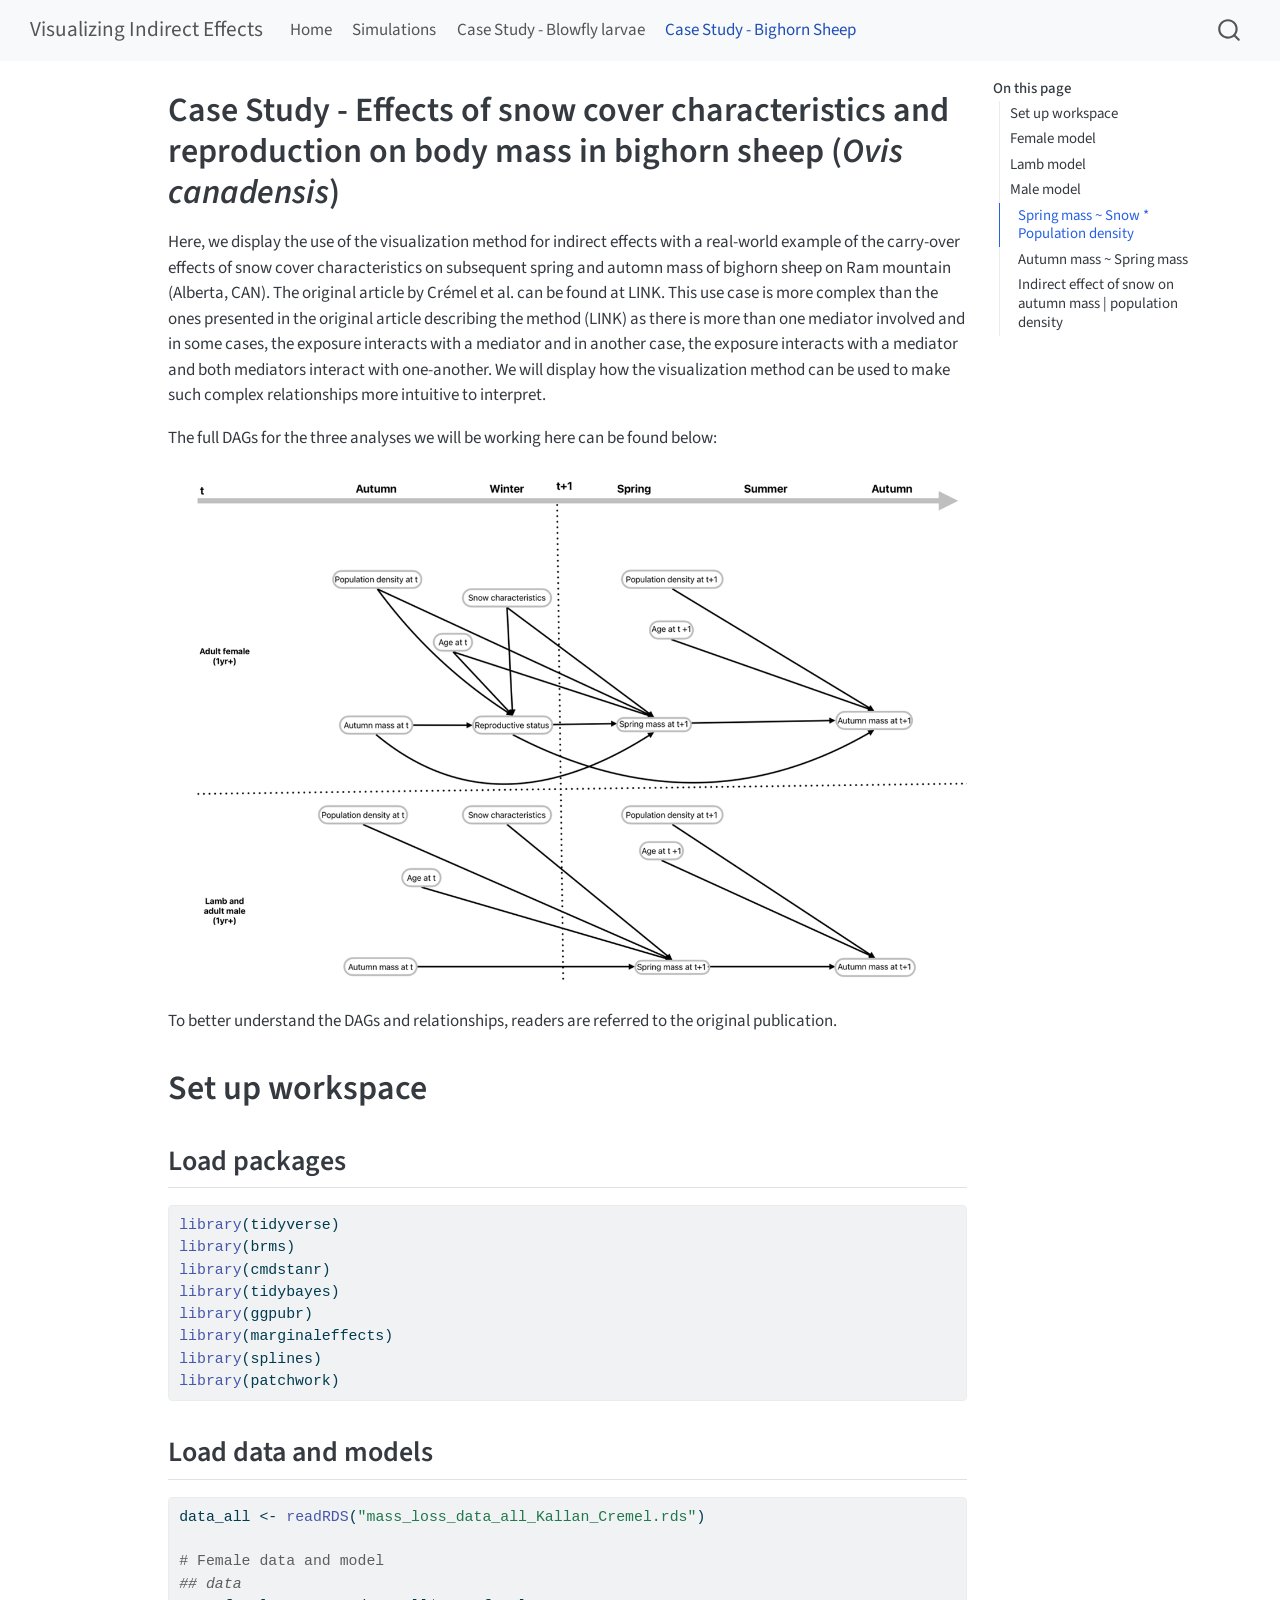
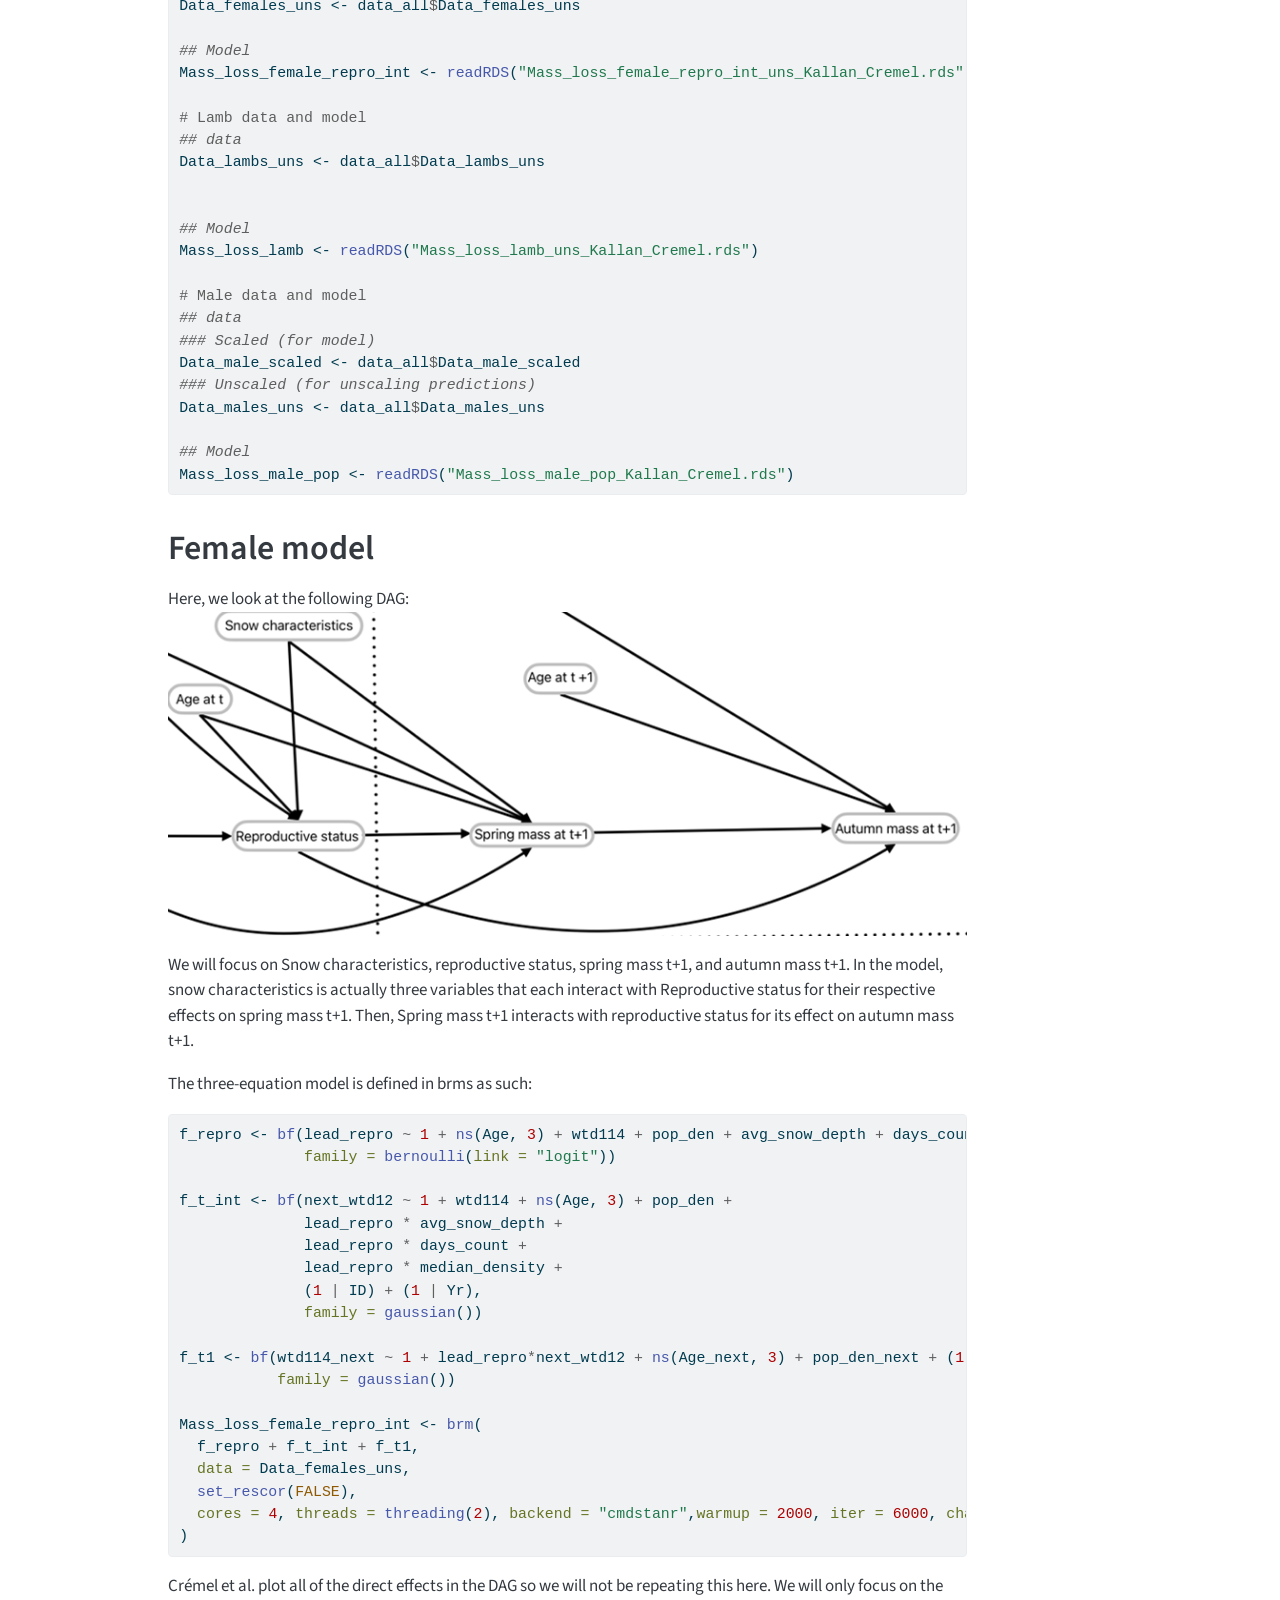
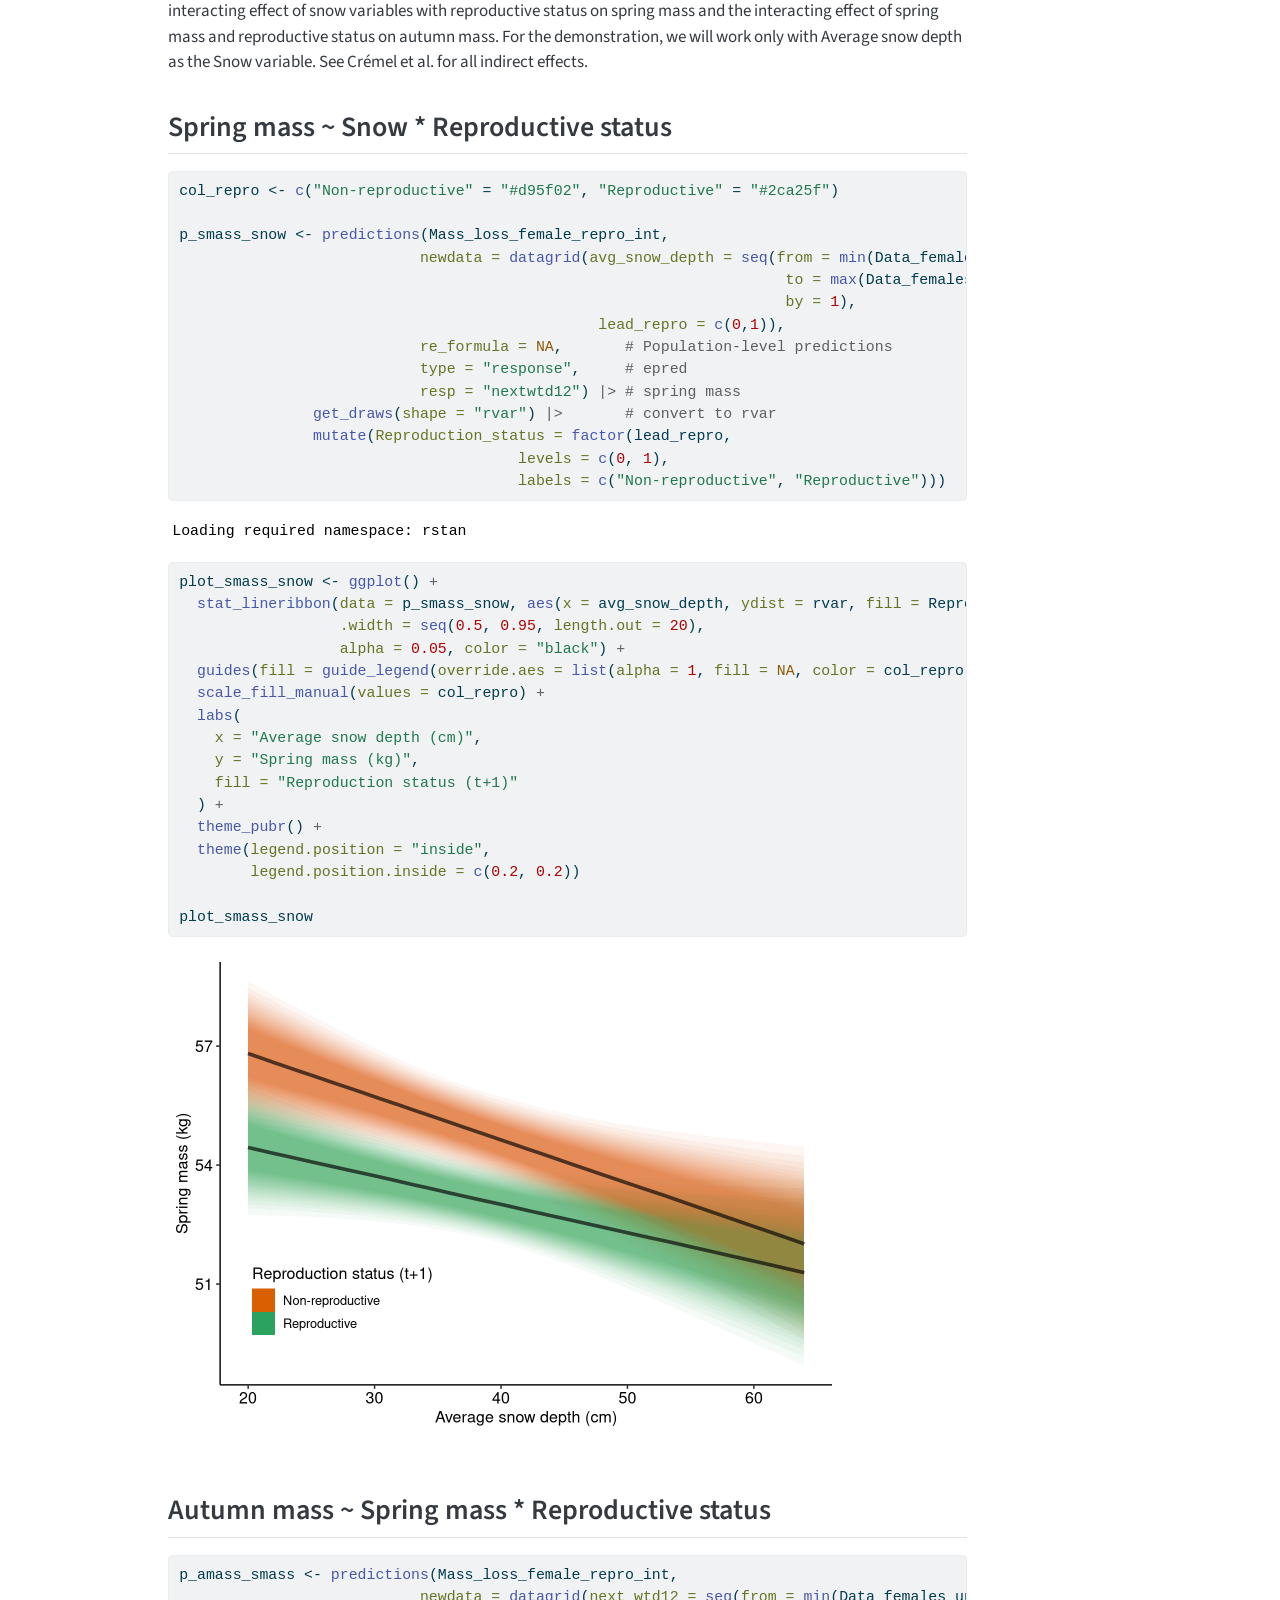
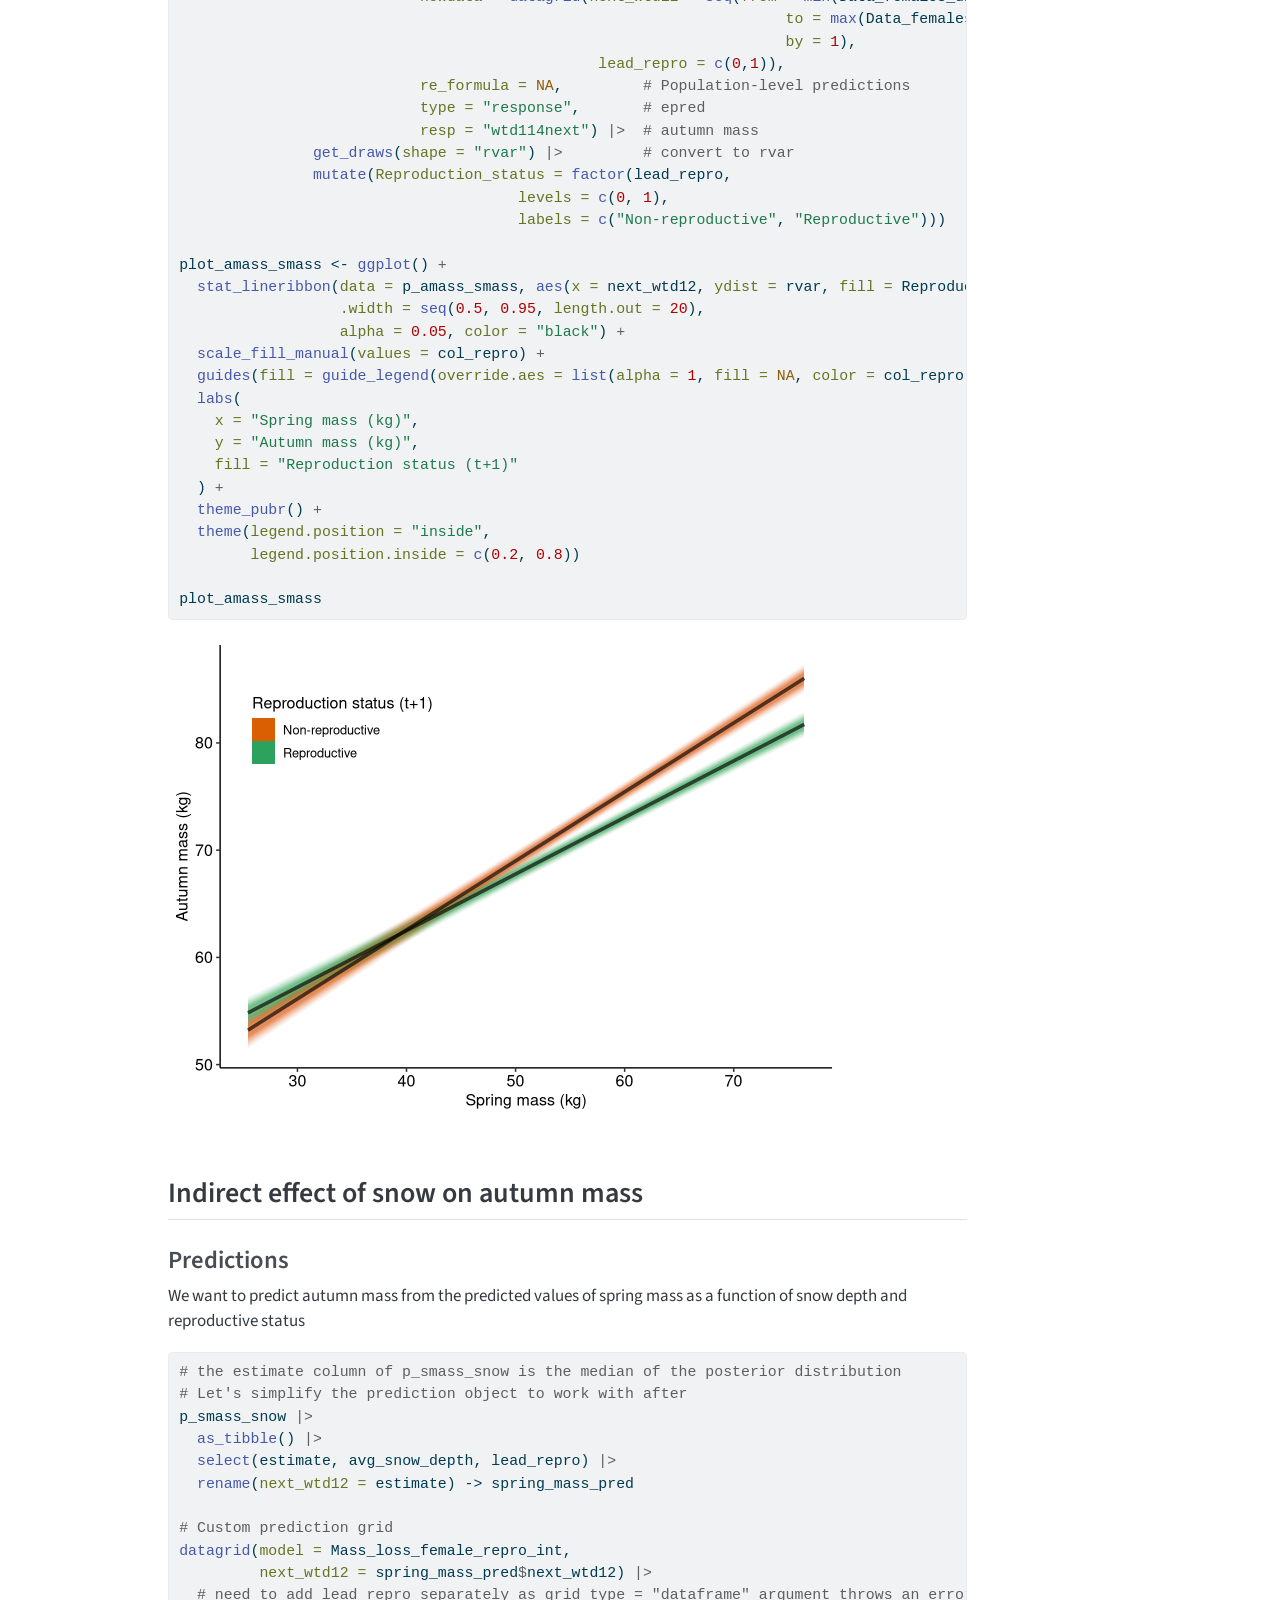
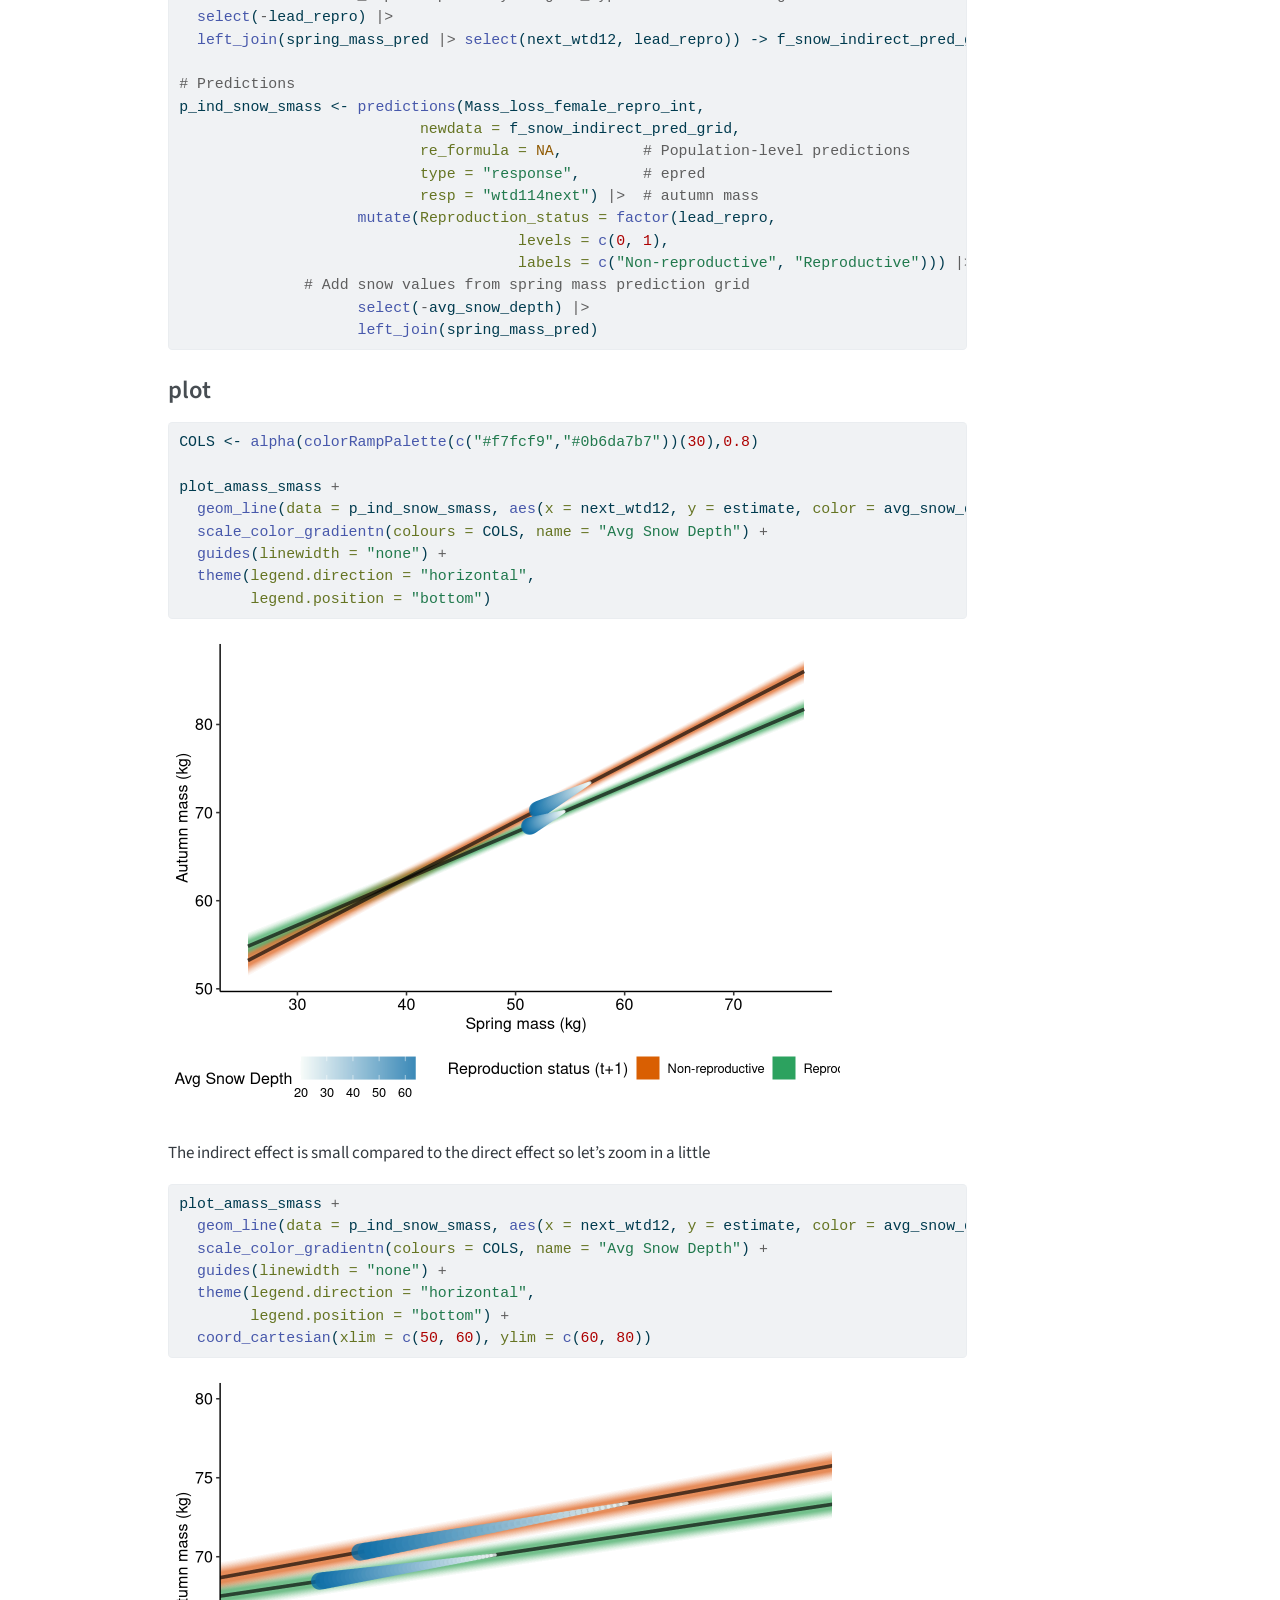
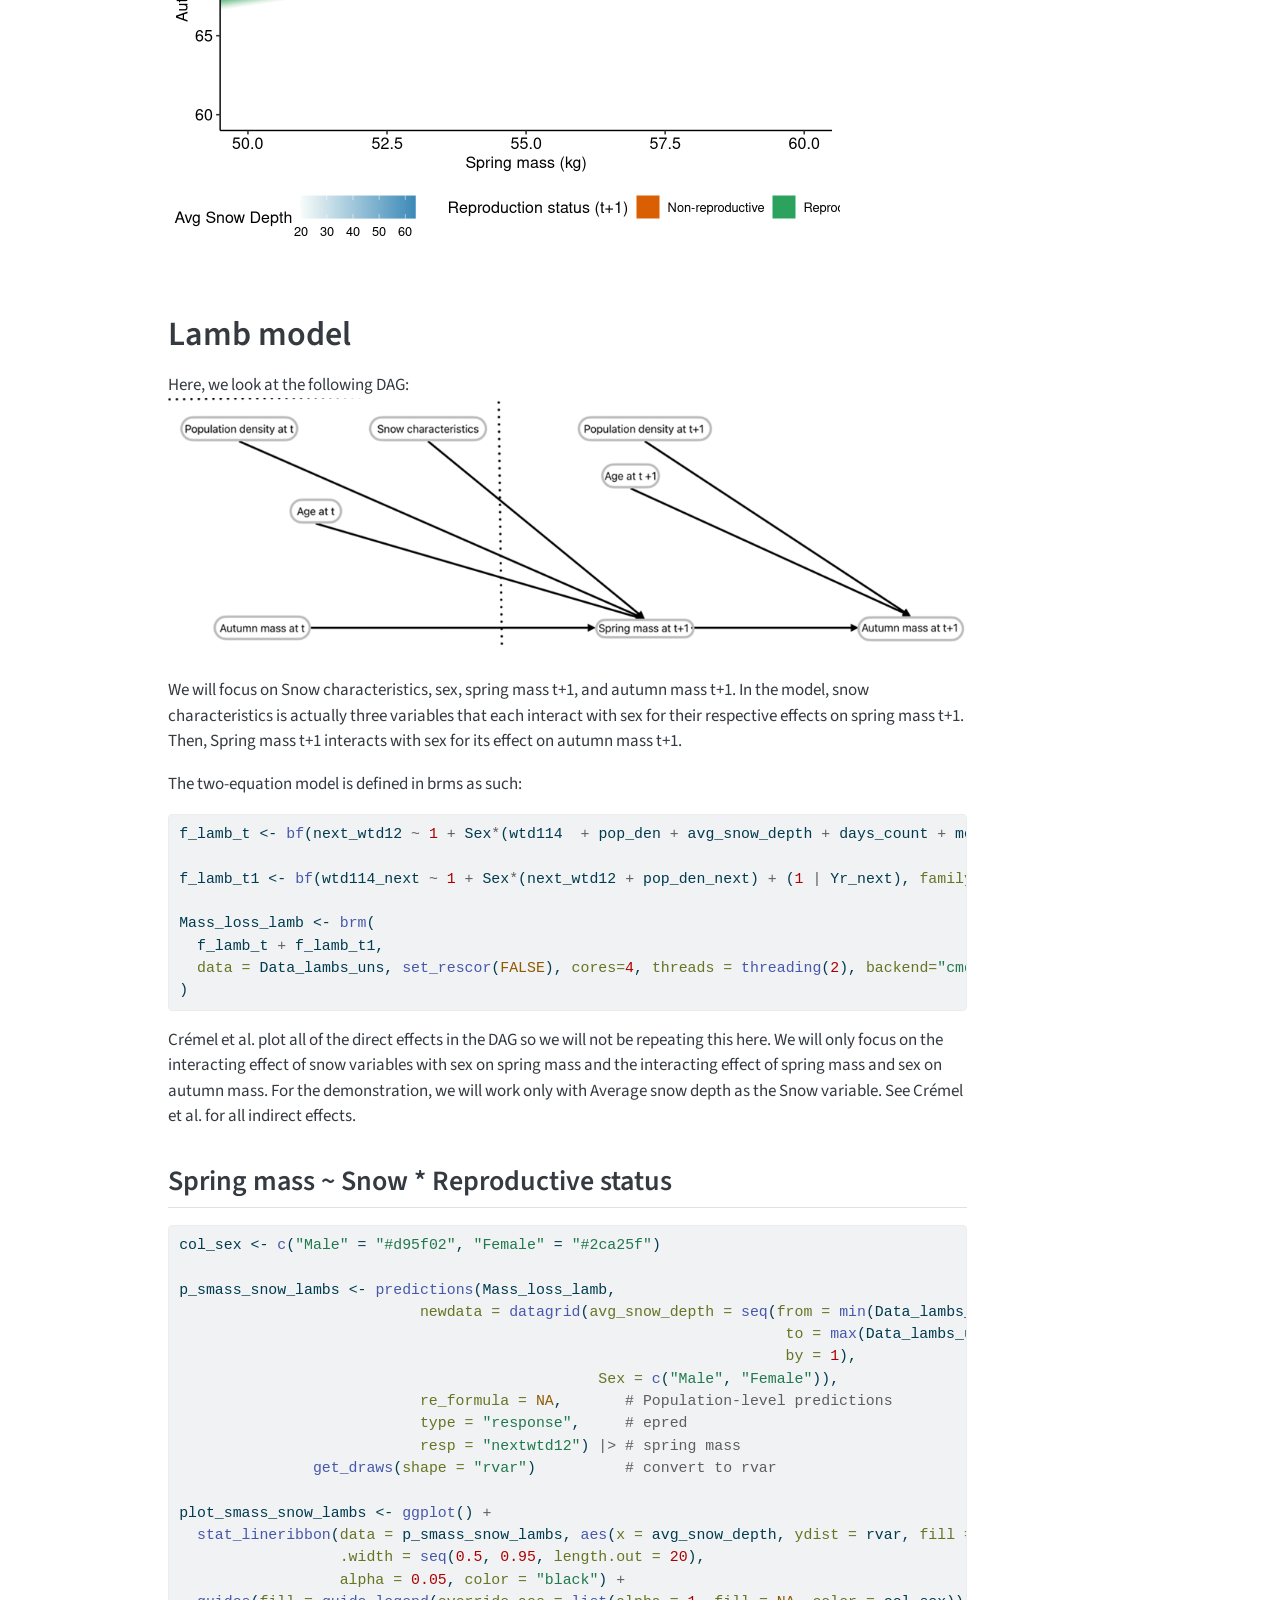
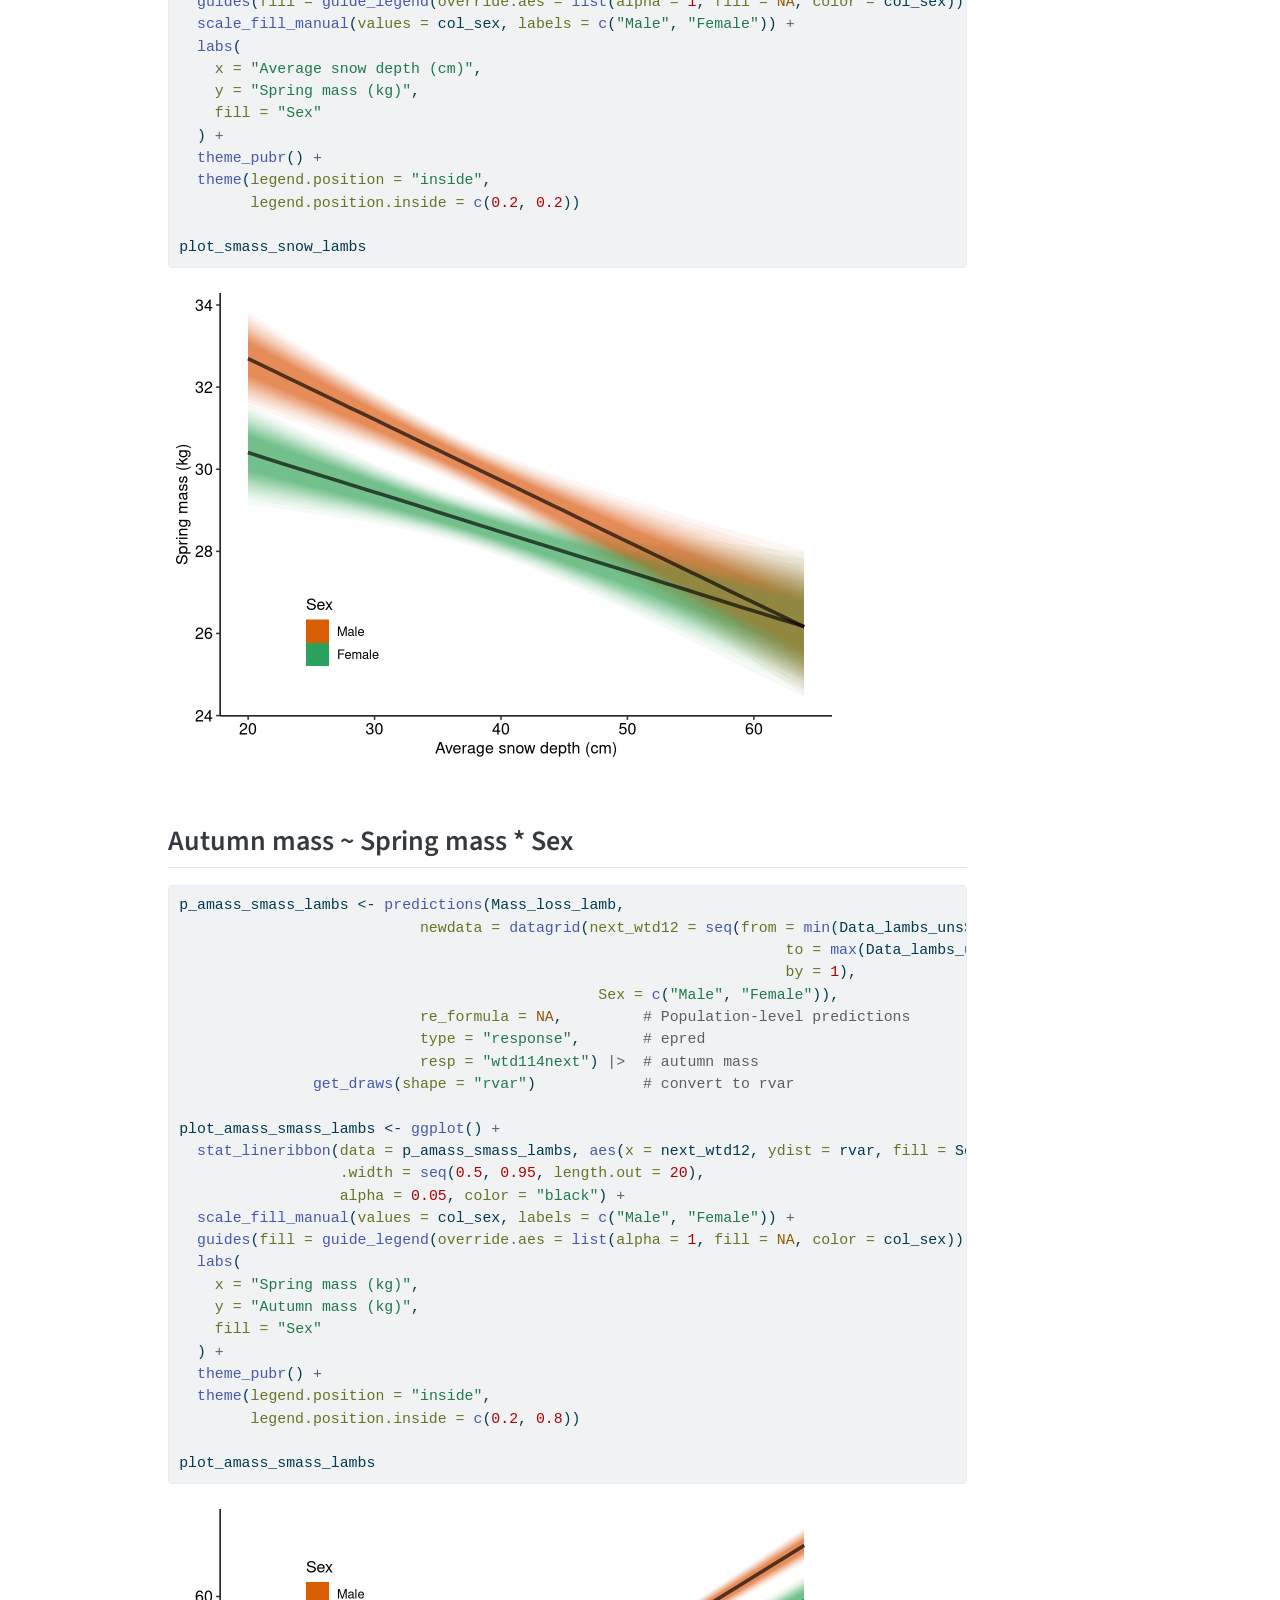
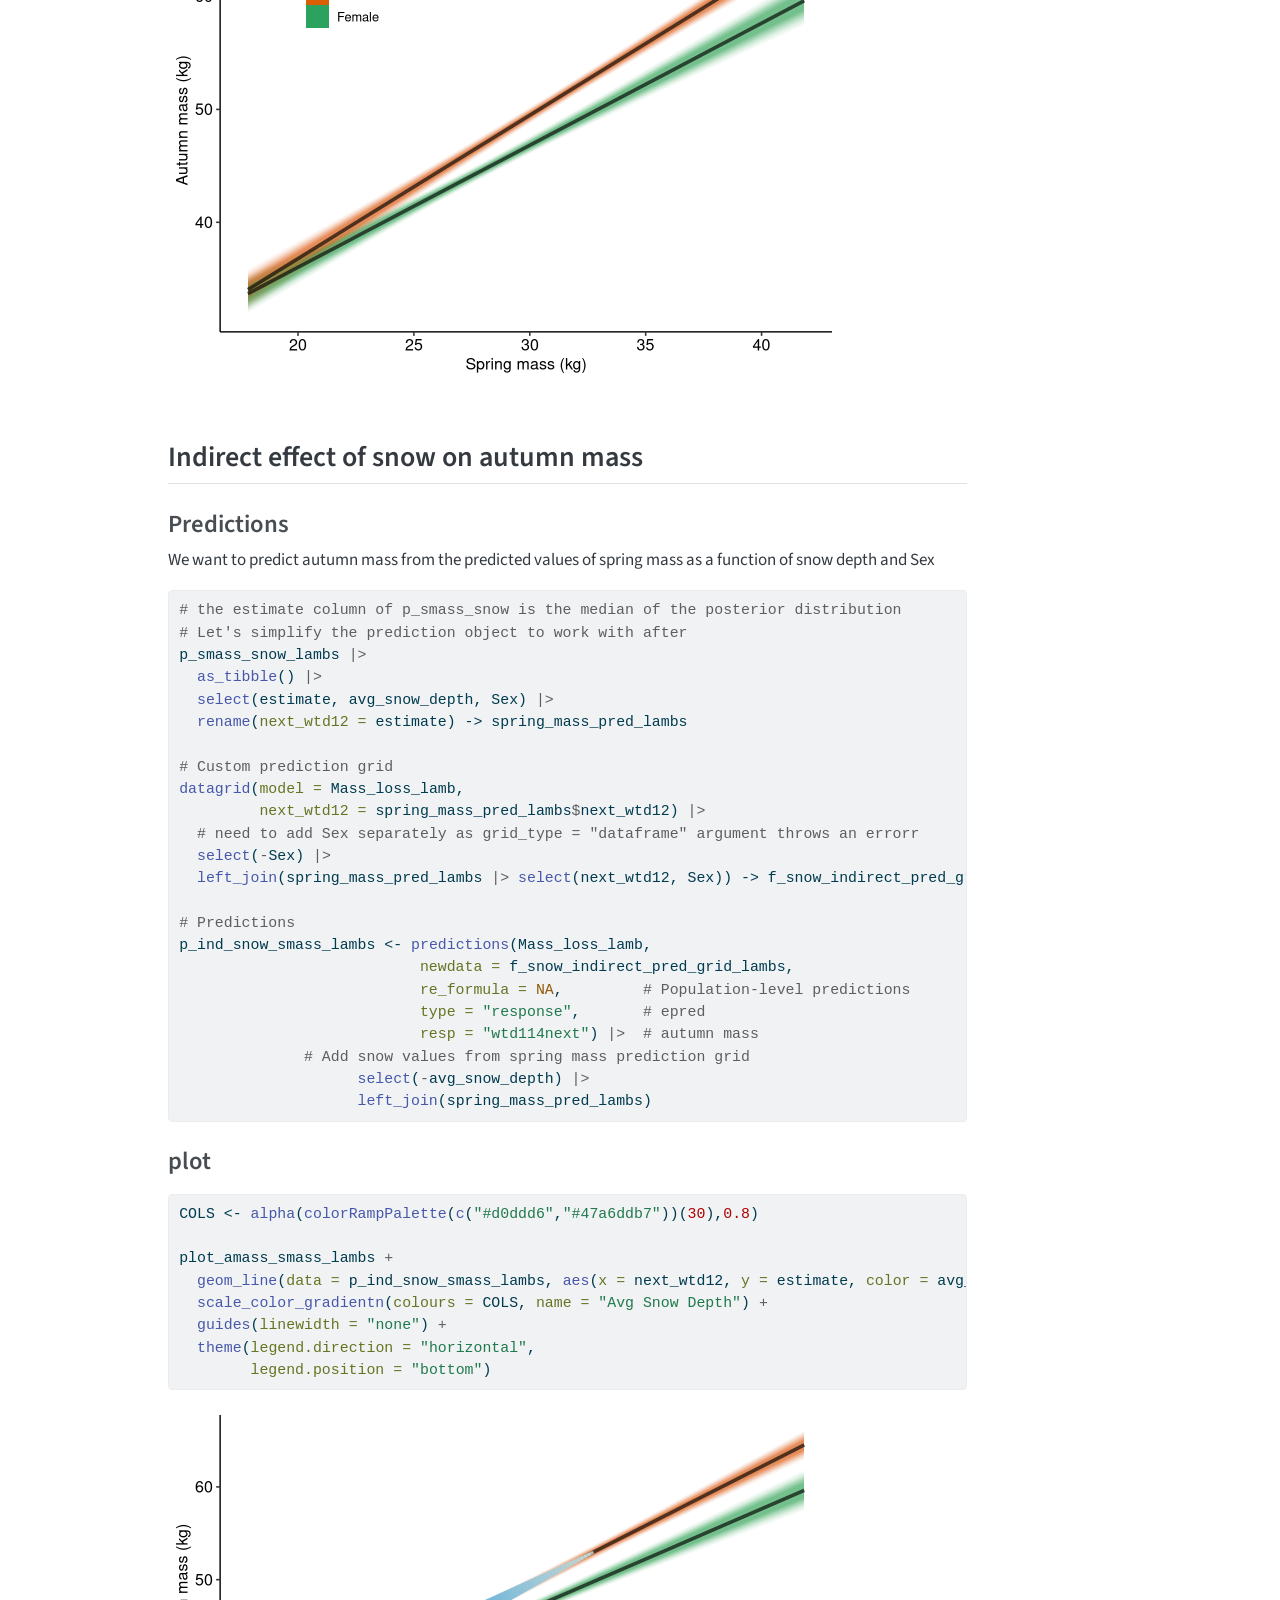
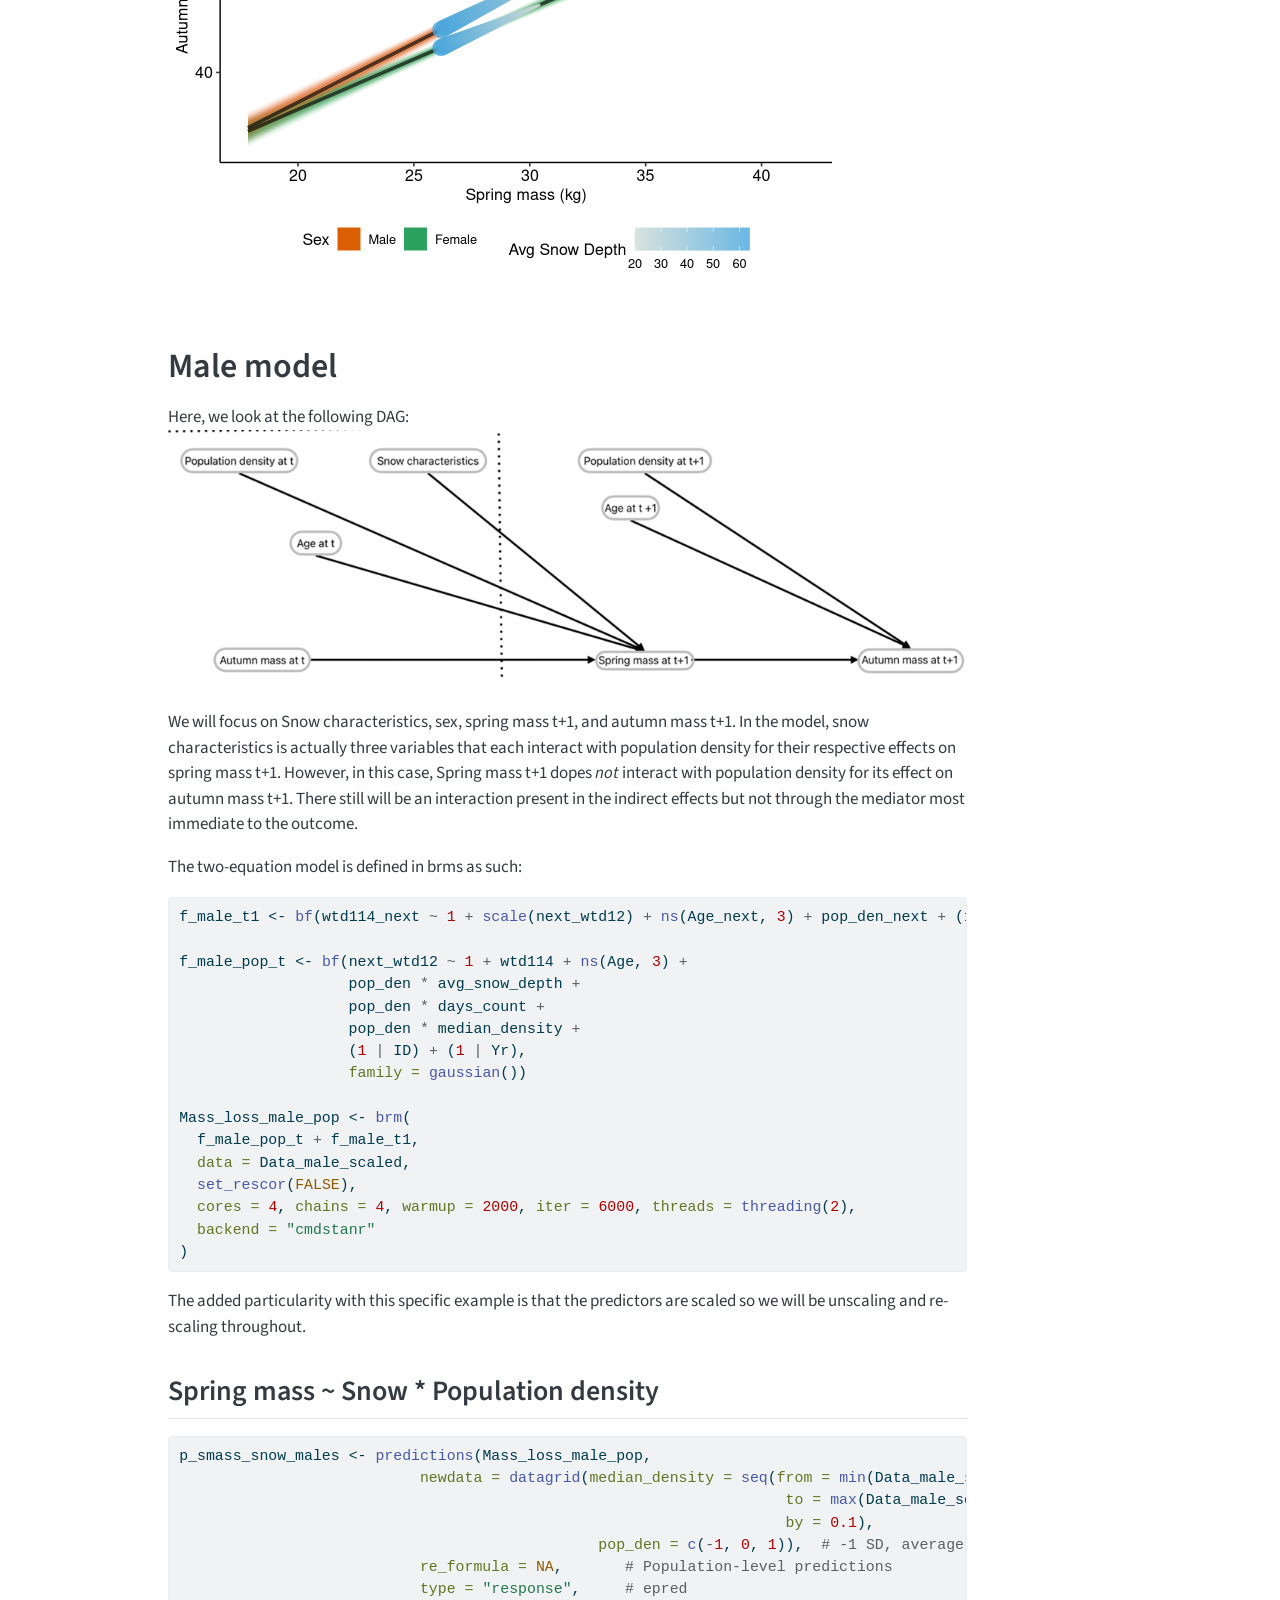
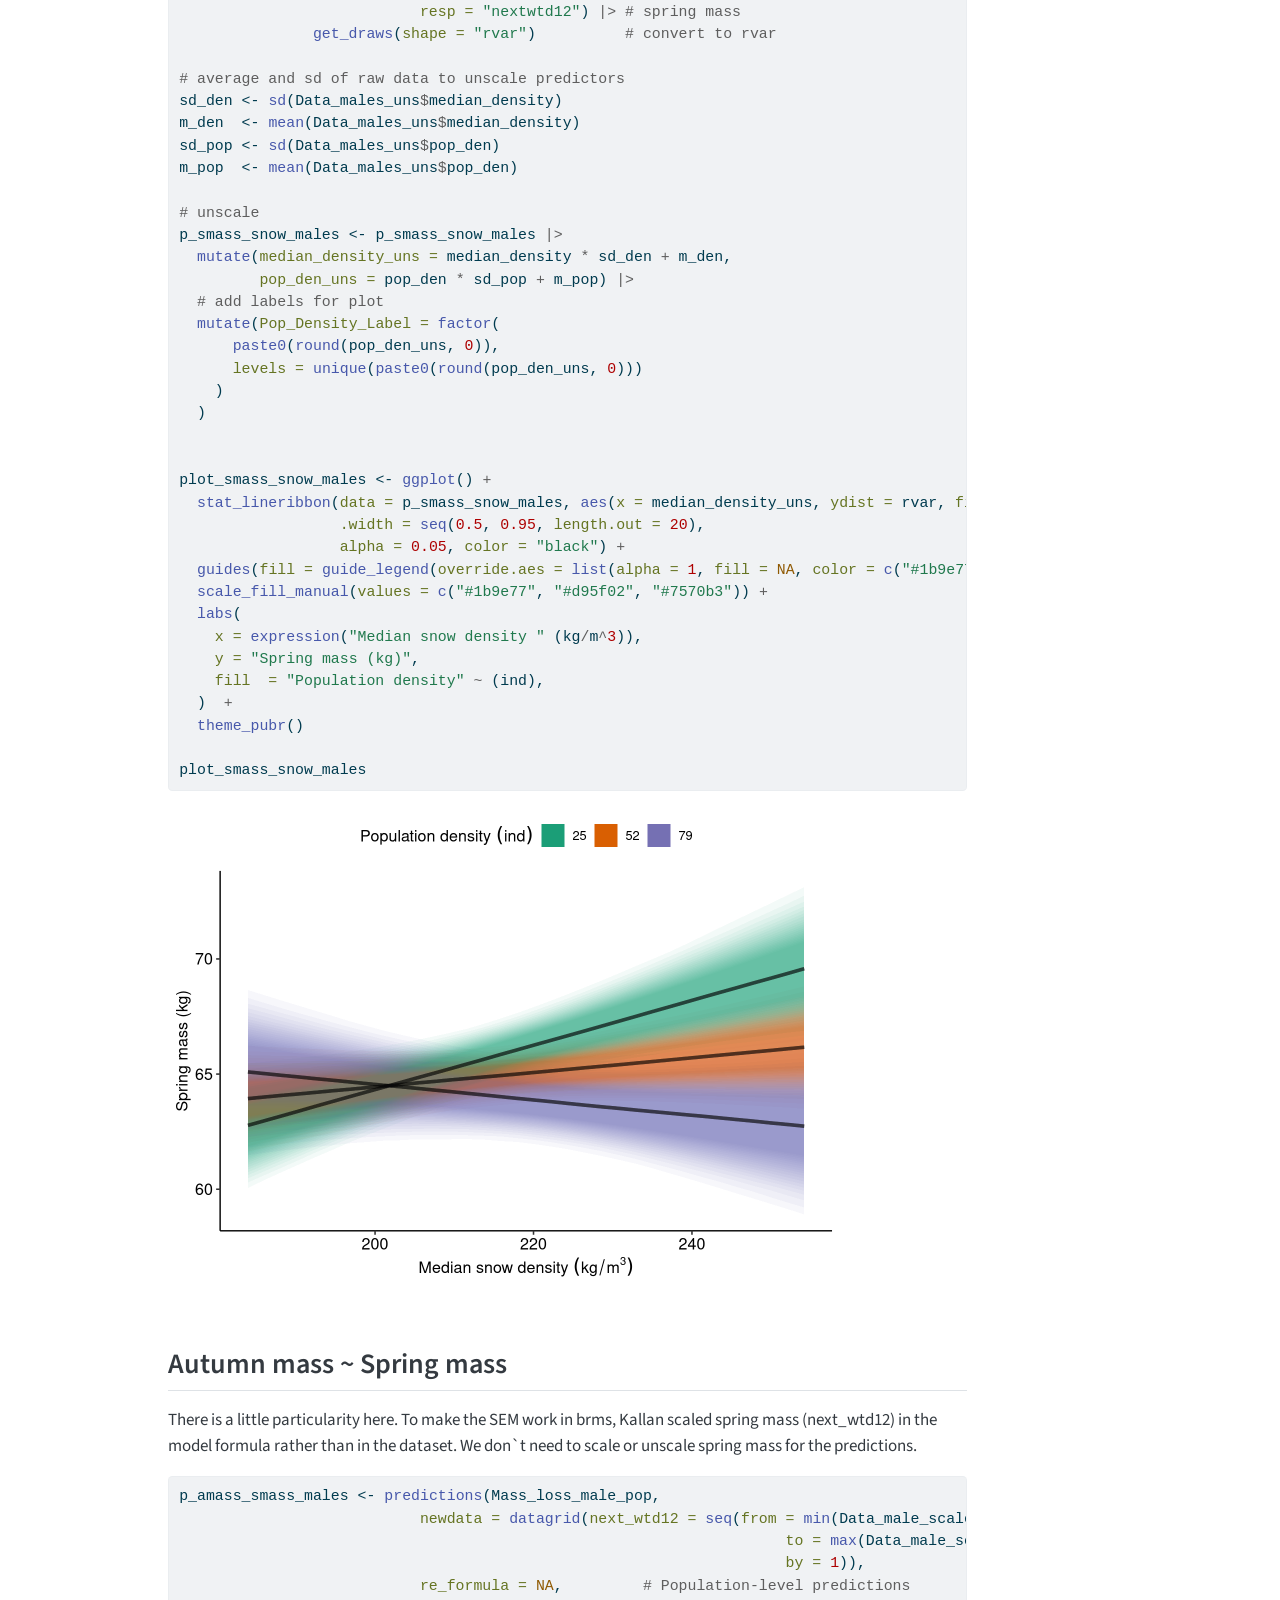
<file: docs/kallan_case_study.html>
<!DOCTYPE html>
<html xmlns="http://www.w3.org/1999/xhtml" lang="en" xml:lang="en"><head>

<meta charset="utf-8">
<meta name="generator" content="quarto-1.5.57">

<meta name="viewport" content="width=device-width, initial-scale=1.0, user-scalable=yes">


<title>Case Study - Effects of snow cover characteristics and reproduction on body mass in bighorn sheep (Ovis canadensis) – Visualizing Indirect Effects</title>
<style>
code{white-space: pre-wrap;}
span.smallcaps{font-variant: small-caps;}
div.columns{display: flex; gap: min(4vw, 1.5em);}
div.column{flex: auto; overflow-x: auto;}
div.hanging-indent{margin-left: 1.5em; text-indent: -1.5em;}
ul.task-list{list-style: none;}
ul.task-list li input[type="checkbox"] {
  width: 0.8em;
  margin: 0 0.8em 0.2em -1em; /* quarto-specific, see https://github.com/quarto-dev/quarto-cli/issues/4556 */ 
  vertical-align: middle;
}
/* CSS for syntax highlighting */
pre > code.sourceCode { white-space: pre; position: relative; }
pre > code.sourceCode > span { line-height: 1.25; }
pre > code.sourceCode > span:empty { height: 1.2em; }
.sourceCode { overflow: visible; }
code.sourceCode > span { color: inherit; text-decoration: inherit; }
div.sourceCode { margin: 1em 0; }
pre.sourceCode { margin: 0; }
@media screen {
div.sourceCode { overflow: auto; }
}
@media print {
pre > code.sourceCode { white-space: pre-wrap; }
pre > code.sourceCode > span { display: inline-block; text-indent: -5em; padding-left: 5em; }
}
pre.numberSource code
  { counter-reset: source-line 0; }
pre.numberSource code > span
  { position: relative; left: -4em; counter-increment: source-line; }
pre.numberSource code > span > a:first-child::before
  { content: counter(source-line);
    position: relative; left: -1em; text-align: right; vertical-align: baseline;
    border: none; display: inline-block;
    -webkit-touch-callout: none; -webkit-user-select: none;
    -khtml-user-select: none; -moz-user-select: none;
    -ms-user-select: none; user-select: none;
    padding: 0 4px; width: 4em;
  }
pre.numberSource { margin-left: 3em;  padding-left: 4px; }
div.sourceCode
  {   }
@media screen {
pre > code.sourceCode > span > a:first-child::before { text-decoration: underline; }
}
</style>


<script src="site_libs/quarto-nav/quarto-nav.js"></script>
<script src="site_libs/quarto-nav/headroom.min.js"></script>
<script src="site_libs/clipboard/clipboard.min.js"></script>
<script src="site_libs/quarto-search/autocomplete.umd.js"></script>
<script src="site_libs/quarto-search/fuse.min.js"></script>
<script src="site_libs/quarto-search/quarto-search.js"></script>
<meta name="quarto:offset" content="./">
<script src="site_libs/quarto-html/quarto.js"></script>
<script src="site_libs/quarto-html/popper.min.js"></script>
<script src="site_libs/quarto-html/tippy.umd.min.js"></script>
<script src="site_libs/quarto-html/anchor.min.js"></script>
<link href="site_libs/quarto-html/tippy.css" rel="stylesheet">
<link href="site_libs/quarto-html/quarto-syntax-highlighting.css" rel="stylesheet" id="quarto-text-highlighting-styles">
<script src="site_libs/bootstrap/bootstrap.min.js"></script>
<link href="site_libs/bootstrap/bootstrap-icons.css" rel="stylesheet">
<link href="site_libs/bootstrap/bootstrap.min.css" rel="stylesheet" id="quarto-bootstrap" data-mode="light">
<script id="quarto-search-options" type="application/json">{
  "location": "navbar",
  "copy-button": false,
  "collapse-after": 3,
  "panel-placement": "end",
  "type": "overlay",
  "limit": 50,
  "keyboard-shortcut": [
    "f",
    "/",
    "s"
  ],
  "show-item-context": false,
  "language": {
    "search-no-results-text": "No results",
    "search-matching-documents-text": "matching documents",
    "search-copy-link-title": "Copy link to search",
    "search-hide-matches-text": "Hide additional matches",
    "search-more-match-text": "more match in this document",
    "search-more-matches-text": "more matches in this document",
    "search-clear-button-title": "Clear",
    "search-text-placeholder": "",
    "search-detached-cancel-button-title": "Cancel",
    "search-submit-button-title": "Submit",
    "search-label": "Search"
  }
}</script>


<link rel="stylesheet" href="styles.css">
</head>

<body class="nav-fixed">

<div id="quarto-search-results"></div>
  <header id="quarto-header" class="headroom fixed-top">
    <nav class="navbar navbar-expand-lg " data-bs-theme="dark">
      <div class="navbar-container container-fluid">
      <div class="navbar-brand-container mx-auto">
    <a class="navbar-brand" href="./index.html">
    <span class="navbar-title">Visualizing Indirect Effects</span>
    </a>
  </div>
            <div id="quarto-search" class="" title="Search"></div>
          <button class="navbar-toggler" type="button" data-bs-toggle="collapse" data-bs-target="#navbarCollapse" aria-controls="navbarCollapse" role="menu" aria-expanded="false" aria-label="Toggle navigation" onclick="if (window.quartoToggleHeadroom) { window.quartoToggleHeadroom(); }">
  <span class="navbar-toggler-icon"></span>
</button>
          <div class="collapse navbar-collapse" id="navbarCollapse">
            <ul class="navbar-nav navbar-nav-scroll me-auto">
  <li class="nav-item">
    <a class="nav-link" href="./index.html"> 
<span class="menu-text">Home</span></a>
  </li>  
  <li class="nav-item">
    <a class="nav-link" href="./simulations.html"> 
<span class="menu-text">Simulations</span></a>
  </li>  
  <li class="nav-item">
    <a class="nav-link" href="./case_study.html"> 
<span class="menu-text">Case Study - Blowfly larvae</span></a>
  </li>  
  <li class="nav-item">
    <a class="nav-link active" href="./kallan_case_study.html" aria-current="page"> 
<span class="menu-text">Case Study - Bighorn Sheep</span></a>
  </li>  
</ul>
          </div> <!-- /navcollapse -->
            <div class="quarto-navbar-tools">
</div>
      </div> <!-- /container-fluid -->
    </nav>
</header>
<!-- content -->
<div id="quarto-content" class="quarto-container page-columns page-rows-contents page-layout-article page-navbar">
<!-- sidebar -->
<!-- margin-sidebar -->
    <div id="quarto-margin-sidebar" class="sidebar margin-sidebar">
        <nav id="TOC" role="doc-toc" class="toc-active">
    <h2 id="toc-title">On this page</h2>
   
  <ul>
  <li><a href="#set-up-workspace" id="toc-set-up-workspace" class="nav-link active" data-scroll-target="#set-up-workspace">Set up workspace</a>
  <ul>
  <li><a href="#load-packages" id="toc-load-packages" class="nav-link" data-scroll-target="#load-packages">Load packages</a></li>
  <li><a href="#load-data-and-models" id="toc-load-data-and-models" class="nav-link" data-scroll-target="#load-data-and-models">Load data and models</a></li>
  </ul></li>
  <li><a href="#female-model" id="toc-female-model" class="nav-link" data-scroll-target="#female-model">Female model</a>
  <ul>
  <li><a href="#spring-mass-snow-reproductive-status" id="toc-spring-mass-snow-reproductive-status" class="nav-link" data-scroll-target="#spring-mass-snow-reproductive-status">Spring mass ~ Snow * Reproductive status</a></li>
  <li><a href="#autumn-mass-spring-mass-reproductive-status" id="toc-autumn-mass-spring-mass-reproductive-status" class="nav-link" data-scroll-target="#autumn-mass-spring-mass-reproductive-status">Autumn mass ~ Spring mass * Reproductive status</a></li>
  <li><a href="#indirect-effect-of-snow-on-autumn-mass" id="toc-indirect-effect-of-snow-on-autumn-mass" class="nav-link" data-scroll-target="#indirect-effect-of-snow-on-autumn-mass">Indirect effect of snow on autumn mass</a>
  <ul>
  <li><a href="#predictions" id="toc-predictions" class="nav-link" data-scroll-target="#predictions">Predictions</a></li>
  <li><a href="#plot" id="toc-plot" class="nav-link" data-scroll-target="#plot">plot</a></li>
  </ul></li>
  </ul></li>
  <li><a href="#lamb-model" id="toc-lamb-model" class="nav-link" data-scroll-target="#lamb-model">Lamb model</a>
  <ul>
  <li><a href="#spring-mass-snow-reproductive-status-1" id="toc-spring-mass-snow-reproductive-status-1" class="nav-link" data-scroll-target="#spring-mass-snow-reproductive-status-1">Spring mass ~ Snow * Reproductive status</a></li>
  <li><a href="#autumn-mass-spring-mass-sex" id="toc-autumn-mass-spring-mass-sex" class="nav-link" data-scroll-target="#autumn-mass-spring-mass-sex">Autumn mass ~ Spring mass * Sex</a></li>
  <li><a href="#indirect-effect-of-snow-on-autumn-mass-1" id="toc-indirect-effect-of-snow-on-autumn-mass-1" class="nav-link" data-scroll-target="#indirect-effect-of-snow-on-autumn-mass-1">Indirect effect of snow on autumn mass</a>
  <ul>
  <li><a href="#predictions-1" id="toc-predictions-1" class="nav-link" data-scroll-target="#predictions-1">Predictions</a></li>
  <li><a href="#plot-1" id="toc-plot-1" class="nav-link" data-scroll-target="#plot-1">plot</a></li>
  </ul></li>
  </ul></li>
  <li><a href="#male-model" id="toc-male-model" class="nav-link" data-scroll-target="#male-model">Male model</a>
  <ul>
  <li><a href="#spring-mass-snow-population-density" id="toc-spring-mass-snow-population-density" class="nav-link" data-scroll-target="#spring-mass-snow-population-density">Spring mass ~ Snow * Population density</a></li>
  <li><a href="#autumn-mass-spring-mass" id="toc-autumn-mass-spring-mass" class="nav-link" data-scroll-target="#autumn-mass-spring-mass">Autumn mass ~ Spring mass</a></li>
  <li><a href="#indirect-effect-of-snow-on-autumn-mass-population-density" id="toc-indirect-effect-of-snow-on-autumn-mass-population-density" class="nav-link" data-scroll-target="#indirect-effect-of-snow-on-autumn-mass-population-density">Indirect effect of snow on autumn mass | population density</a></li>
  </ul></li>
  </ul>
</nav>
    </div>
<!-- main -->
<main class="content" id="quarto-document-content">

<header id="title-block-header" class="quarto-title-block default">
<div class="quarto-title">
<h1 class="title">Case Study - Effects of snow cover characteristics and reproduction on body mass in bighorn sheep (<em>Ovis canadensis</em>)</h1>
</div>



<div class="quarto-title-meta">

    
  
    
  </div>
  


</header>


<p>Here, we display the use of the visualization method for indirect effects with a real-world example of the carry-over effects of snow cover characteristics on subsequent spring and automn mass of bighorn sheep on Ram mountain (Alberta, CAN). The original article by Crémel et al.&nbsp;can be found at LINK. This use case is more complex than the ones presented in the original article describing the method (LINK) as there is more than one mediator involved and in some cases, the exposure interacts with a mediator and in another case, the exposure interacts with a mediator and both mediators interact with one-another. We will display how the visualization method can be used to make such complex relationships more intuitive to interpret.</p>
<p>The full DAGs for the three analyses we will be working here can be found below:</p>
<p><img src="Kallan_DAG.png" class="img-fluid"></p>
<p>To better understand the DAGs and relationships, readers are referred to the original publication.</p>
<section id="set-up-workspace" class="level1">
<h1>Set up workspace</h1>
<section id="load-packages" class="level2">
<h2 class="anchored" data-anchor-id="load-packages">Load packages</h2>
<div class="cell">
<div class="sourceCode cell-code" id="cb1"><pre class="sourceCode r code-with-copy"><code class="sourceCode r"><span id="cb1-1"><a href="#cb1-1" aria-hidden="true" tabindex="-1"></a><span class="fu">library</span>(tidyverse)</span>
<span id="cb1-2"><a href="#cb1-2" aria-hidden="true" tabindex="-1"></a><span class="fu">library</span>(brms)</span>
<span id="cb1-3"><a href="#cb1-3" aria-hidden="true" tabindex="-1"></a><span class="fu">library</span>(cmdstanr)</span>
<span id="cb1-4"><a href="#cb1-4" aria-hidden="true" tabindex="-1"></a><span class="fu">library</span>(tidybayes)</span>
<span id="cb1-5"><a href="#cb1-5" aria-hidden="true" tabindex="-1"></a><span class="fu">library</span>(ggpubr)</span>
<span id="cb1-6"><a href="#cb1-6" aria-hidden="true" tabindex="-1"></a><span class="fu">library</span>(marginaleffects)</span>
<span id="cb1-7"><a href="#cb1-7" aria-hidden="true" tabindex="-1"></a><span class="fu">library</span>(splines)</span>
<span id="cb1-8"><a href="#cb1-8" aria-hidden="true" tabindex="-1"></a><span class="fu">library</span>(patchwork)</span></code><button title="Copy to Clipboard" class="code-copy-button"><i class="bi"></i></button></pre></div>
</div>
</section>
<section id="load-data-and-models" class="level2">
<h2 class="anchored" data-anchor-id="load-data-and-models">Load data and models</h2>
<div class="cell">
<div class="sourceCode cell-code" id="cb2"><pre class="sourceCode r code-with-copy"><code class="sourceCode r"><span id="cb2-1"><a href="#cb2-1" aria-hidden="true" tabindex="-1"></a>data_all <span class="ot">&lt;-</span> <span class="fu">readRDS</span>(<span class="st">"mass_loss_data_all_Kallan_Cremel.rds"</span>)</span>
<span id="cb2-2"><a href="#cb2-2" aria-hidden="true" tabindex="-1"></a></span>
<span id="cb2-3"><a href="#cb2-3" aria-hidden="true" tabindex="-1"></a><span class="co"># Female data and model</span></span>
<span id="cb2-4"><a href="#cb2-4" aria-hidden="true" tabindex="-1"></a><span class="do">## data</span></span>
<span id="cb2-5"><a href="#cb2-5" aria-hidden="true" tabindex="-1"></a>Data_females_uns <span class="ot">&lt;-</span> data_all<span class="sc">$</span>Data_females_uns </span>
<span id="cb2-6"><a href="#cb2-6" aria-hidden="true" tabindex="-1"></a></span>
<span id="cb2-7"><a href="#cb2-7" aria-hidden="true" tabindex="-1"></a><span class="do">## Model</span></span>
<span id="cb2-8"><a href="#cb2-8" aria-hidden="true" tabindex="-1"></a>Mass_loss_female_repro_int <span class="ot">&lt;-</span> <span class="fu">readRDS</span>(<span class="st">"Mass_loss_female_repro_int_uns_Kallan_Cremel.rds"</span>)</span>
<span id="cb2-9"><a href="#cb2-9" aria-hidden="true" tabindex="-1"></a></span>
<span id="cb2-10"><a href="#cb2-10" aria-hidden="true" tabindex="-1"></a><span class="co"># Lamb data and model</span></span>
<span id="cb2-11"><a href="#cb2-11" aria-hidden="true" tabindex="-1"></a><span class="do">## data</span></span>
<span id="cb2-12"><a href="#cb2-12" aria-hidden="true" tabindex="-1"></a>Data_lambs_uns <span class="ot">&lt;-</span> data_all<span class="sc">$</span>Data_lambs_uns</span>
<span id="cb2-13"><a href="#cb2-13" aria-hidden="true" tabindex="-1"></a></span>
<span id="cb2-14"><a href="#cb2-14" aria-hidden="true" tabindex="-1"></a></span>
<span id="cb2-15"><a href="#cb2-15" aria-hidden="true" tabindex="-1"></a><span class="do">## Model</span></span>
<span id="cb2-16"><a href="#cb2-16" aria-hidden="true" tabindex="-1"></a>Mass_loss_lamb <span class="ot">&lt;-</span> <span class="fu">readRDS</span>(<span class="st">"Mass_loss_lamb_uns_Kallan_Cremel.rds"</span>)</span>
<span id="cb2-17"><a href="#cb2-17" aria-hidden="true" tabindex="-1"></a></span>
<span id="cb2-18"><a href="#cb2-18" aria-hidden="true" tabindex="-1"></a><span class="co"># Male data and model</span></span>
<span id="cb2-19"><a href="#cb2-19" aria-hidden="true" tabindex="-1"></a><span class="do">## data</span></span>
<span id="cb2-20"><a href="#cb2-20" aria-hidden="true" tabindex="-1"></a><span class="do">### Scaled (for model)</span></span>
<span id="cb2-21"><a href="#cb2-21" aria-hidden="true" tabindex="-1"></a>Data_male_scaled <span class="ot">&lt;-</span> data_all<span class="sc">$</span>Data_male_scaled</span>
<span id="cb2-22"><a href="#cb2-22" aria-hidden="true" tabindex="-1"></a><span class="do">### Unscaled (for unscaling predictions)</span></span>
<span id="cb2-23"><a href="#cb2-23" aria-hidden="true" tabindex="-1"></a>Data_males_uns <span class="ot">&lt;-</span> data_all<span class="sc">$</span>Data_males_uns</span>
<span id="cb2-24"><a href="#cb2-24" aria-hidden="true" tabindex="-1"></a></span>
<span id="cb2-25"><a href="#cb2-25" aria-hidden="true" tabindex="-1"></a><span class="do">## Model</span></span>
<span id="cb2-26"><a href="#cb2-26" aria-hidden="true" tabindex="-1"></a>Mass_loss_male_pop <span class="ot">&lt;-</span> <span class="fu">readRDS</span>(<span class="st">"Mass_loss_male_pop_Kallan_Cremel.rds"</span>)</span></code><button title="Copy to Clipboard" class="code-copy-button"><i class="bi"></i></button></pre></div>
</div>
</section>
</section>
<section id="female-model" class="level1">
<h1>Female model</h1>
<p>Here, we look at the following DAG: <img src="Kallan_DAG_females.png" class="img-fluid"></p>
<p>We will focus on Snow characteristics, reproductive status, spring mass t+1, and autumn mass t+1. In the model, snow characteristics is actually three variables that each interact with Reproductive status for their respective effects on spring mass t+1. Then, Spring mass t+1 interacts with reproductive status for its effect on autumn mass t+1.</p>
<p>The three-equation model is defined in brms as such:</p>
<div class="cell">
<div class="sourceCode cell-code" id="cb3"><pre class="sourceCode r code-with-copy"><code class="sourceCode r"><span id="cb3-1"><a href="#cb3-1" aria-hidden="true" tabindex="-1"></a>f_repro <span class="ot">&lt;-</span> <span class="fu">bf</span>(lead_repro <span class="sc">~</span> <span class="dv">1</span> <span class="sc">+</span> <span class="fu">ns</span>(Age, <span class="dv">3</span>) <span class="sc">+</span> wtd114 <span class="sc">+</span> pop_den <span class="sc">+</span> avg_snow_depth <span class="sc">+</span> days_count <span class="sc">+</span> median_density <span class="sc">+</span> (<span class="dv">1</span> <span class="sc">|</span> ID) <span class="sc">+</span> (<span class="dv">1</span> <span class="sc">|</span> Yr), </span>
<span id="cb3-2"><a href="#cb3-2" aria-hidden="true" tabindex="-1"></a>              <span class="at">family =</span> <span class="fu">bernoulli</span>(<span class="at">link =</span> <span class="st">"logit"</span>))</span>
<span id="cb3-3"><a href="#cb3-3" aria-hidden="true" tabindex="-1"></a></span>
<span id="cb3-4"><a href="#cb3-4" aria-hidden="true" tabindex="-1"></a>f_t_int <span class="ot">&lt;-</span> <span class="fu">bf</span>(next_wtd12 <span class="sc">~</span> <span class="dv">1</span> <span class="sc">+</span> wtd114 <span class="sc">+</span> <span class="fu">ns</span>(Age, <span class="dv">3</span>) <span class="sc">+</span> pop_den <span class="sc">+</span> </span>
<span id="cb3-5"><a href="#cb3-5" aria-hidden="true" tabindex="-1"></a>              lead_repro <span class="sc">*</span> avg_snow_depth <span class="sc">+</span> </span>
<span id="cb3-6"><a href="#cb3-6" aria-hidden="true" tabindex="-1"></a>              lead_repro <span class="sc">*</span> days_count <span class="sc">+</span> </span>
<span id="cb3-7"><a href="#cb3-7" aria-hidden="true" tabindex="-1"></a>              lead_repro <span class="sc">*</span> median_density <span class="sc">+</span> </span>
<span id="cb3-8"><a href="#cb3-8" aria-hidden="true" tabindex="-1"></a>              (<span class="dv">1</span> <span class="sc">|</span> ID) <span class="sc">+</span> (<span class="dv">1</span> <span class="sc">|</span> Yr), </span>
<span id="cb3-9"><a href="#cb3-9" aria-hidden="true" tabindex="-1"></a>              <span class="at">family =</span> <span class="fu">gaussian</span>())</span>
<span id="cb3-10"><a href="#cb3-10" aria-hidden="true" tabindex="-1"></a></span>
<span id="cb3-11"><a href="#cb3-11" aria-hidden="true" tabindex="-1"></a>f_t1 <span class="ot">&lt;-</span> <span class="fu">bf</span>(wtd114_next <span class="sc">~</span> <span class="dv">1</span> <span class="sc">+</span> lead_repro<span class="sc">*</span>next_wtd12 <span class="sc">+</span> <span class="fu">ns</span>(Age_next, <span class="dv">3</span>) <span class="sc">+</span> pop_den_next <span class="sc">+</span> (<span class="dv">1</span> <span class="sc">|</span> ID) <span class="sc">+</span> (<span class="dv">1</span> <span class="sc">|</span> Yr_next), </span>
<span id="cb3-12"><a href="#cb3-12" aria-hidden="true" tabindex="-1"></a>           <span class="at">family =</span> <span class="fu">gaussian</span>())</span>
<span id="cb3-13"><a href="#cb3-13" aria-hidden="true" tabindex="-1"></a></span>
<span id="cb3-14"><a href="#cb3-14" aria-hidden="true" tabindex="-1"></a>Mass_loss_female_repro_int <span class="ot">&lt;-</span> <span class="fu">brm</span>(</span>
<span id="cb3-15"><a href="#cb3-15" aria-hidden="true" tabindex="-1"></a>  f_repro <span class="sc">+</span> f_t_int <span class="sc">+</span> f_t1,</span>
<span id="cb3-16"><a href="#cb3-16" aria-hidden="true" tabindex="-1"></a>  <span class="at">data =</span> Data_females_uns, </span>
<span id="cb3-17"><a href="#cb3-17" aria-hidden="true" tabindex="-1"></a>  <span class="fu">set_rescor</span>(<span class="cn">FALSE</span>), </span>
<span id="cb3-18"><a href="#cb3-18" aria-hidden="true" tabindex="-1"></a>  <span class="at">cores =</span> <span class="dv">4</span>, <span class="at">threads =</span> <span class="fu">threading</span>(<span class="dv">2</span>), <span class="at">backend =</span> <span class="st">"cmdstanr"</span>,<span class="at">warmup =</span> <span class="dv">2000</span>, <span class="at">iter =</span> <span class="dv">6000</span>, <span class="at">chains =</span> <span class="dv">4</span></span>
<span id="cb3-19"><a href="#cb3-19" aria-hidden="true" tabindex="-1"></a>)</span></code><button title="Copy to Clipboard" class="code-copy-button"><i class="bi"></i></button></pre></div>
</div>
<p>Crémel et al.&nbsp;plot all of the direct effects in the DAG so we will not be repeating this here. We will only focus on the interacting effect of snow variables with reproductive status on spring mass and the interacting effect of spring mass and reproductive status on autumn mass. For the demonstration, we will work only with Average snow depth as the Snow variable. See Crémel et al.&nbsp;for all indirect effects.</p>
<section id="spring-mass-snow-reproductive-status" class="level2">
<h2 class="anchored" data-anchor-id="spring-mass-snow-reproductive-status">Spring mass ~ Snow * Reproductive status</h2>
<div class="cell">
<div class="sourceCode cell-code" id="cb4"><pre class="sourceCode r code-with-copy"><code class="sourceCode r"><span id="cb4-1"><a href="#cb4-1" aria-hidden="true" tabindex="-1"></a>col_repro <span class="ot">&lt;-</span> <span class="fu">c</span>(<span class="st">"Non-reproductive"</span> <span class="ot">=</span> <span class="st">"#d95f02"</span>, <span class="st">"Reproductive"</span> <span class="ot">=</span> <span class="st">"#2ca25f"</span>)</span>
<span id="cb4-2"><a href="#cb4-2" aria-hidden="true" tabindex="-1"></a></span>
<span id="cb4-3"><a href="#cb4-3" aria-hidden="true" tabindex="-1"></a>p_smass_snow <span class="ot">&lt;-</span> <span class="fu">predictions</span>(Mass_loss_female_repro_int,</span>
<span id="cb4-4"><a href="#cb4-4" aria-hidden="true" tabindex="-1"></a>                           <span class="at">newdata =</span> <span class="fu">datagrid</span>(<span class="at">avg_snow_depth =</span> <span class="fu">seq</span>(<span class="at">from =</span> <span class="fu">min</span>(Data_females_uns<span class="sc">$</span>avg_snow_depth),</span>
<span id="cb4-5"><a href="#cb4-5" aria-hidden="true" tabindex="-1"></a>                                                                    <span class="at">to =</span> <span class="fu">max</span>(Data_females_uns<span class="sc">$</span>avg_snow_depth),</span>
<span id="cb4-6"><a href="#cb4-6" aria-hidden="true" tabindex="-1"></a>                                                                    <span class="at">by =</span> <span class="dv">1</span>),</span>
<span id="cb4-7"><a href="#cb4-7" aria-hidden="true" tabindex="-1"></a>                                               <span class="at">lead_repro =</span> <span class="fu">c</span>(<span class="dv">0</span>,<span class="dv">1</span>)),</span>
<span id="cb4-8"><a href="#cb4-8" aria-hidden="true" tabindex="-1"></a>                           <span class="at">re_formula =</span> <span class="cn">NA</span>,       <span class="co"># Population-level predictions</span></span>
<span id="cb4-9"><a href="#cb4-9" aria-hidden="true" tabindex="-1"></a>                           <span class="at">type =</span> <span class="st">"response"</span>,     <span class="co"># epred</span></span>
<span id="cb4-10"><a href="#cb4-10" aria-hidden="true" tabindex="-1"></a>                           <span class="at">resp =</span> <span class="st">"nextwtd12"</span>) <span class="sc">|&gt;</span> <span class="co"># spring mass</span></span>
<span id="cb4-11"><a href="#cb4-11" aria-hidden="true" tabindex="-1"></a>               <span class="fu">get_draws</span>(<span class="at">shape =</span> <span class="st">"rvar"</span>) <span class="sc">|&gt;</span>       <span class="co"># convert to rvar</span></span>
<span id="cb4-12"><a href="#cb4-12" aria-hidden="true" tabindex="-1"></a>               <span class="fu">mutate</span>(<span class="at">Reproduction_status =</span> <span class="fu">factor</span>(lead_repro, </span>
<span id="cb4-13"><a href="#cb4-13" aria-hidden="true" tabindex="-1"></a>                                      <span class="at">levels =</span> <span class="fu">c</span>(<span class="dv">0</span>, <span class="dv">1</span>), </span>
<span id="cb4-14"><a href="#cb4-14" aria-hidden="true" tabindex="-1"></a>                                      <span class="at">labels =</span> <span class="fu">c</span>(<span class="st">"Non-reproductive"</span>, <span class="st">"Reproductive"</span>))) </span></code><button title="Copy to Clipboard" class="code-copy-button"><i class="bi"></i></button></pre></div>
<div class="cell-output cell-output-stderr">
<pre><code>Loading required namespace: rstan</code></pre>
</div>
<div class="sourceCode cell-code" id="cb6"><pre class="sourceCode r code-with-copy"><code class="sourceCode r"><span id="cb6-1"><a href="#cb6-1" aria-hidden="true" tabindex="-1"></a>plot_smass_snow <span class="ot">&lt;-</span> <span class="fu">ggplot</span>() <span class="sc">+</span></span>
<span id="cb6-2"><a href="#cb6-2" aria-hidden="true" tabindex="-1"></a>  <span class="fu">stat_lineribbon</span>(<span class="at">data =</span> p_smass_snow, <span class="fu">aes</span>(<span class="at">x =</span> avg_snow_depth, <span class="at">ydist =</span> rvar, <span class="at">fill =</span> Reproduction_status),</span>
<span id="cb6-3"><a href="#cb6-3" aria-hidden="true" tabindex="-1"></a>                  <span class="at">.width =</span> <span class="fu">seq</span>(<span class="fl">0.5</span>, <span class="fl">0.95</span>, <span class="at">length.out =</span> <span class="dv">20</span>), </span>
<span id="cb6-4"><a href="#cb6-4" aria-hidden="true" tabindex="-1"></a>                  <span class="at">alpha =</span> <span class="fl">0.05</span>, <span class="at">color =</span> <span class="st">"black"</span>) <span class="sc">+</span></span>
<span id="cb6-5"><a href="#cb6-5" aria-hidden="true" tabindex="-1"></a>  <span class="fu">guides</span>(<span class="at">fill =</span> <span class="fu">guide_legend</span>(<span class="at">override.aes =</span> <span class="fu">list</span>(<span class="at">alpha =</span> <span class="dv">1</span>, <span class="at">fill =</span> <span class="cn">NA</span>, <span class="at">color =</span> col_repro))) <span class="sc">+</span></span>
<span id="cb6-6"><a href="#cb6-6" aria-hidden="true" tabindex="-1"></a>  <span class="fu">scale_fill_manual</span>(<span class="at">values =</span> col_repro) <span class="sc">+</span></span>
<span id="cb6-7"><a href="#cb6-7" aria-hidden="true" tabindex="-1"></a>  <span class="fu">labs</span>(</span>
<span id="cb6-8"><a href="#cb6-8" aria-hidden="true" tabindex="-1"></a>    <span class="at">x =</span> <span class="st">"Average snow depth (cm)"</span>,</span>
<span id="cb6-9"><a href="#cb6-9" aria-hidden="true" tabindex="-1"></a>    <span class="at">y =</span> <span class="st">"Spring mass (kg)"</span>,</span>
<span id="cb6-10"><a href="#cb6-10" aria-hidden="true" tabindex="-1"></a>    <span class="at">fill =</span> <span class="st">"Reproduction status (t+1)"</span></span>
<span id="cb6-11"><a href="#cb6-11" aria-hidden="true" tabindex="-1"></a>  ) <span class="sc">+</span></span>
<span id="cb6-12"><a href="#cb6-12" aria-hidden="true" tabindex="-1"></a>  <span class="fu">theme_pubr</span>() <span class="sc">+</span></span>
<span id="cb6-13"><a href="#cb6-13" aria-hidden="true" tabindex="-1"></a>  <span class="fu">theme</span>(<span class="at">legend.position =</span> <span class="st">"inside"</span>,</span>
<span id="cb6-14"><a href="#cb6-14" aria-hidden="true" tabindex="-1"></a>        <span class="at">legend.position.inside =</span> <span class="fu">c</span>(<span class="fl">0.2</span>, <span class="fl">0.2</span>))</span>
<span id="cb6-15"><a href="#cb6-15" aria-hidden="true" tabindex="-1"></a></span>
<span id="cb6-16"><a href="#cb6-16" aria-hidden="true" tabindex="-1"></a>plot_smass_snow</span></code><button title="Copy to Clipboard" class="code-copy-button"><i class="bi"></i></button></pre></div>
<div class="cell-output-display">
<div>
<figure class="figure">
<p><img src="kallan_case_study_files/figure-html/unnamed-chunk-4-1.png" class="img-fluid figure-img" width="672"></p>
</figure>
</div>
</div>
</div>
</section>
<section id="autumn-mass-spring-mass-reproductive-status" class="level2">
<h2 class="anchored" data-anchor-id="autumn-mass-spring-mass-reproductive-status">Autumn mass ~ Spring mass * Reproductive status</h2>
<div class="cell">
<div class="sourceCode cell-code" id="cb7"><pre class="sourceCode r code-with-copy"><code class="sourceCode r"><span id="cb7-1"><a href="#cb7-1" aria-hidden="true" tabindex="-1"></a>p_amass_smass <span class="ot">&lt;-</span> <span class="fu">predictions</span>(Mass_loss_female_repro_int,</span>
<span id="cb7-2"><a href="#cb7-2" aria-hidden="true" tabindex="-1"></a>                           <span class="at">newdata =</span> <span class="fu">datagrid</span>(<span class="at">next_wtd12 =</span> <span class="fu">seq</span>(<span class="at">from =</span> <span class="fu">min</span>(Data_females_uns<span class="sc">$</span>next_wtd12),</span>
<span id="cb7-3"><a href="#cb7-3" aria-hidden="true" tabindex="-1"></a>                                                                    <span class="at">to =</span> <span class="fu">max</span>(Data_females_uns<span class="sc">$</span>next_wtd12),</span>
<span id="cb7-4"><a href="#cb7-4" aria-hidden="true" tabindex="-1"></a>                                                                    <span class="at">by =</span> <span class="dv">1</span>),</span>
<span id="cb7-5"><a href="#cb7-5" aria-hidden="true" tabindex="-1"></a>                                               <span class="at">lead_repro =</span> <span class="fu">c</span>(<span class="dv">0</span>,<span class="dv">1</span>)),</span>
<span id="cb7-6"><a href="#cb7-6" aria-hidden="true" tabindex="-1"></a>                           <span class="at">re_formula =</span> <span class="cn">NA</span>,         <span class="co"># Population-level predictions</span></span>
<span id="cb7-7"><a href="#cb7-7" aria-hidden="true" tabindex="-1"></a>                           <span class="at">type =</span> <span class="st">"response"</span>,       <span class="co"># epred</span></span>
<span id="cb7-8"><a href="#cb7-8" aria-hidden="true" tabindex="-1"></a>                           <span class="at">resp =</span> <span class="st">"wtd114next"</span>) <span class="sc">|&gt;</span>  <span class="co"># autumn mass</span></span>
<span id="cb7-9"><a href="#cb7-9" aria-hidden="true" tabindex="-1"></a>               <span class="fu">get_draws</span>(<span class="at">shape =</span> <span class="st">"rvar"</span>) <span class="sc">|&gt;</span>         <span class="co"># convert to rvar</span></span>
<span id="cb7-10"><a href="#cb7-10" aria-hidden="true" tabindex="-1"></a>               <span class="fu">mutate</span>(<span class="at">Reproduction_status =</span> <span class="fu">factor</span>(lead_repro, </span>
<span id="cb7-11"><a href="#cb7-11" aria-hidden="true" tabindex="-1"></a>                                      <span class="at">levels =</span> <span class="fu">c</span>(<span class="dv">0</span>, <span class="dv">1</span>), </span>
<span id="cb7-12"><a href="#cb7-12" aria-hidden="true" tabindex="-1"></a>                                      <span class="at">labels =</span> <span class="fu">c</span>(<span class="st">"Non-reproductive"</span>, <span class="st">"Reproductive"</span>))) </span>
<span id="cb7-13"><a href="#cb7-13" aria-hidden="true" tabindex="-1"></a></span>
<span id="cb7-14"><a href="#cb7-14" aria-hidden="true" tabindex="-1"></a>plot_amass_smass <span class="ot">&lt;-</span> <span class="fu">ggplot</span>() <span class="sc">+</span></span>
<span id="cb7-15"><a href="#cb7-15" aria-hidden="true" tabindex="-1"></a>  <span class="fu">stat_lineribbon</span>(<span class="at">data =</span> p_amass_smass, <span class="fu">aes</span>(<span class="at">x =</span> next_wtd12, <span class="at">ydist =</span> rvar, <span class="at">fill =</span> Reproduction_status),</span>
<span id="cb7-16"><a href="#cb7-16" aria-hidden="true" tabindex="-1"></a>                  <span class="at">.width =</span> <span class="fu">seq</span>(<span class="fl">0.5</span>, <span class="fl">0.95</span>, <span class="at">length.out =</span> <span class="dv">20</span>), </span>
<span id="cb7-17"><a href="#cb7-17" aria-hidden="true" tabindex="-1"></a>                  <span class="at">alpha =</span> <span class="fl">0.05</span>, <span class="at">color =</span> <span class="st">"black"</span>) <span class="sc">+</span></span>
<span id="cb7-18"><a href="#cb7-18" aria-hidden="true" tabindex="-1"></a>  <span class="fu">scale_fill_manual</span>(<span class="at">values =</span> col_repro) <span class="sc">+</span></span>
<span id="cb7-19"><a href="#cb7-19" aria-hidden="true" tabindex="-1"></a>  <span class="fu">guides</span>(<span class="at">fill =</span> <span class="fu">guide_legend</span>(<span class="at">override.aes =</span> <span class="fu">list</span>(<span class="at">alpha =</span> <span class="dv">1</span>, <span class="at">fill =</span> <span class="cn">NA</span>, <span class="at">color =</span> col_repro))) <span class="sc">+</span></span>
<span id="cb7-20"><a href="#cb7-20" aria-hidden="true" tabindex="-1"></a>  <span class="fu">labs</span>(</span>
<span id="cb7-21"><a href="#cb7-21" aria-hidden="true" tabindex="-1"></a>    <span class="at">x =</span> <span class="st">"Spring mass (kg)"</span>,</span>
<span id="cb7-22"><a href="#cb7-22" aria-hidden="true" tabindex="-1"></a>    <span class="at">y =</span> <span class="st">"Autumn mass (kg)"</span>,</span>
<span id="cb7-23"><a href="#cb7-23" aria-hidden="true" tabindex="-1"></a>    <span class="at">fill =</span> <span class="st">"Reproduction status (t+1)"</span></span>
<span id="cb7-24"><a href="#cb7-24" aria-hidden="true" tabindex="-1"></a>  ) <span class="sc">+</span></span>
<span id="cb7-25"><a href="#cb7-25" aria-hidden="true" tabindex="-1"></a>  <span class="fu">theme_pubr</span>() <span class="sc">+</span></span>
<span id="cb7-26"><a href="#cb7-26" aria-hidden="true" tabindex="-1"></a>  <span class="fu">theme</span>(<span class="at">legend.position =</span> <span class="st">"inside"</span>,</span>
<span id="cb7-27"><a href="#cb7-27" aria-hidden="true" tabindex="-1"></a>        <span class="at">legend.position.inside =</span> <span class="fu">c</span>(<span class="fl">0.2</span>, <span class="fl">0.8</span>))</span>
<span id="cb7-28"><a href="#cb7-28" aria-hidden="true" tabindex="-1"></a></span>
<span id="cb7-29"><a href="#cb7-29" aria-hidden="true" tabindex="-1"></a>plot_amass_smass</span></code><button title="Copy to Clipboard" class="code-copy-button"><i class="bi"></i></button></pre></div>
<div class="cell-output-display">
<div>
<figure class="figure">
<p><img src="kallan_case_study_files/figure-html/unnamed-chunk-5-1.png" class="img-fluid figure-img" width="672"></p>
</figure>
</div>
</div>
</div>
</section>
<section id="indirect-effect-of-snow-on-autumn-mass" class="level2">
<h2 class="anchored" data-anchor-id="indirect-effect-of-snow-on-autumn-mass">Indirect effect of snow on autumn mass</h2>
<section id="predictions" class="level3">
<h3 class="anchored" data-anchor-id="predictions">Predictions</h3>
<p>We want to predict autumn mass from the predicted values of spring mass as a function of snow depth and reproductive status</p>
<div class="cell">
<div class="sourceCode cell-code" id="cb8"><pre class="sourceCode r code-with-copy"><code class="sourceCode r"><span id="cb8-1"><a href="#cb8-1" aria-hidden="true" tabindex="-1"></a><span class="co"># the estimate column of p_smass_snow is the median of the posterior distribution</span></span>
<span id="cb8-2"><a href="#cb8-2" aria-hidden="true" tabindex="-1"></a><span class="co"># Let's simplify the prediction object to work with after</span></span>
<span id="cb8-3"><a href="#cb8-3" aria-hidden="true" tabindex="-1"></a>p_smass_snow <span class="sc">|&gt;</span> </span>
<span id="cb8-4"><a href="#cb8-4" aria-hidden="true" tabindex="-1"></a>  <span class="fu">as_tibble</span>() <span class="sc">|&gt;</span> </span>
<span id="cb8-5"><a href="#cb8-5" aria-hidden="true" tabindex="-1"></a>  <span class="fu">select</span>(estimate, avg_snow_depth, lead_repro) <span class="sc">|&gt;</span></span>
<span id="cb8-6"><a href="#cb8-6" aria-hidden="true" tabindex="-1"></a>  <span class="fu">rename</span>(<span class="at">next_wtd12 =</span> estimate) <span class="ot">-&gt;</span> spring_mass_pred</span>
<span id="cb8-7"><a href="#cb8-7" aria-hidden="true" tabindex="-1"></a></span>
<span id="cb8-8"><a href="#cb8-8" aria-hidden="true" tabindex="-1"></a><span class="co"># Custom prediction grid</span></span>
<span id="cb8-9"><a href="#cb8-9" aria-hidden="true" tabindex="-1"></a><span class="fu">datagrid</span>(<span class="at">model =</span> Mass_loss_female_repro_int,</span>
<span id="cb8-10"><a href="#cb8-10" aria-hidden="true" tabindex="-1"></a>         <span class="at">next_wtd12 =</span> spring_mass_pred<span class="sc">$</span>next_wtd12) <span class="sc">|&gt;</span></span>
<span id="cb8-11"><a href="#cb8-11" aria-hidden="true" tabindex="-1"></a>  <span class="co"># need to add lead_repro separately as grid_type = "dataframe" argument throws an error</span></span>
<span id="cb8-12"><a href="#cb8-12" aria-hidden="true" tabindex="-1"></a>  <span class="fu">select</span>(<span class="sc">-</span>lead_repro) <span class="sc">|&gt;</span>      </span>
<span id="cb8-13"><a href="#cb8-13" aria-hidden="true" tabindex="-1"></a>  <span class="fu">left_join</span>(spring_mass_pred <span class="sc">|&gt;</span> <span class="fu">select</span>(next_wtd12, lead_repro)) <span class="ot">-&gt;</span> f_snow_indirect_pred_grid</span>
<span id="cb8-14"><a href="#cb8-14" aria-hidden="true" tabindex="-1"></a></span>
<span id="cb8-15"><a href="#cb8-15" aria-hidden="true" tabindex="-1"></a><span class="co"># Predictions</span></span>
<span id="cb8-16"><a href="#cb8-16" aria-hidden="true" tabindex="-1"></a>p_ind_snow_smass <span class="ot">&lt;-</span> <span class="fu">predictions</span>(Mass_loss_female_repro_int,</span>
<span id="cb8-17"><a href="#cb8-17" aria-hidden="true" tabindex="-1"></a>                           <span class="at">newdata =</span> f_snow_indirect_pred_grid,</span>
<span id="cb8-18"><a href="#cb8-18" aria-hidden="true" tabindex="-1"></a>                           <span class="at">re_formula =</span> <span class="cn">NA</span>,         <span class="co"># Population-level predictions</span></span>
<span id="cb8-19"><a href="#cb8-19" aria-hidden="true" tabindex="-1"></a>                           <span class="at">type =</span> <span class="st">"response"</span>,       <span class="co"># epred</span></span>
<span id="cb8-20"><a href="#cb8-20" aria-hidden="true" tabindex="-1"></a>                           <span class="at">resp =</span> <span class="st">"wtd114next"</span>) <span class="sc">|&gt;</span>  <span class="co"># autumn mass</span></span>
<span id="cb8-21"><a href="#cb8-21" aria-hidden="true" tabindex="-1"></a>                    <span class="fu">mutate</span>(<span class="at">Reproduction_status =</span> <span class="fu">factor</span>(lead_repro, </span>
<span id="cb8-22"><a href="#cb8-22" aria-hidden="true" tabindex="-1"></a>                                      <span class="at">levels =</span> <span class="fu">c</span>(<span class="dv">0</span>, <span class="dv">1</span>), </span>
<span id="cb8-23"><a href="#cb8-23" aria-hidden="true" tabindex="-1"></a>                                      <span class="at">labels =</span> <span class="fu">c</span>(<span class="st">"Non-reproductive"</span>, <span class="st">"Reproductive"</span>))) <span class="sc">|&gt;</span></span>
<span id="cb8-24"><a href="#cb8-24" aria-hidden="true" tabindex="-1"></a>              <span class="co"># Add snow values from spring mass prediction grid</span></span>
<span id="cb8-25"><a href="#cb8-25" aria-hidden="true" tabindex="-1"></a>                    <span class="fu">select</span>(<span class="sc">-</span>avg_snow_depth) <span class="sc">|&gt;</span></span>
<span id="cb8-26"><a href="#cb8-26" aria-hidden="true" tabindex="-1"></a>                    <span class="fu">left_join</span>(spring_mass_pred)</span></code><button title="Copy to Clipboard" class="code-copy-button"><i class="bi"></i></button></pre></div>
</div>
</section>
<section id="plot" class="level3">
<h3 class="anchored" data-anchor-id="plot">plot</h3>
<div class="cell">
<div class="sourceCode cell-code" id="cb9"><pre class="sourceCode r code-with-copy"><code class="sourceCode r"><span id="cb9-1"><a href="#cb9-1" aria-hidden="true" tabindex="-1"></a>COLS <span class="ot">&lt;-</span> <span class="fu">alpha</span>(<span class="fu">colorRampPalette</span>(<span class="fu">c</span>(<span class="st">"#f7fcf9"</span>,<span class="st">"#0b6da7b7"</span>))(<span class="dv">30</span>),<span class="fl">0.8</span>)</span>
<span id="cb9-2"><a href="#cb9-2" aria-hidden="true" tabindex="-1"></a></span>
<span id="cb9-3"><a href="#cb9-3" aria-hidden="true" tabindex="-1"></a>plot_amass_smass <span class="sc">+</span> </span>
<span id="cb9-4"><a href="#cb9-4" aria-hidden="true" tabindex="-1"></a>  <span class="fu">geom_line</span>(<span class="at">data =</span> p_ind_snow_smass, <span class="fu">aes</span>(<span class="at">x =</span> next_wtd12, <span class="at">y =</span> estimate, <span class="at">color =</span> avg_snow_depth, <span class="at">linewidth =</span> avg_snow_depth, <span class="at">group =</span> Reproduction_status), <span class="at">lineend =</span> <span class="st">"round"</span>) <span class="sc">+</span></span>
<span id="cb9-5"><a href="#cb9-5" aria-hidden="true" tabindex="-1"></a>  <span class="fu">scale_color_gradientn</span>(<span class="at">colours =</span> COLS, <span class="at">name =</span> <span class="st">"Avg Snow Depth"</span>) <span class="sc">+</span></span>
<span id="cb9-6"><a href="#cb9-6" aria-hidden="true" tabindex="-1"></a>  <span class="fu">guides</span>(<span class="at">linewidth =</span> <span class="st">"none"</span>) <span class="sc">+</span></span>
<span id="cb9-7"><a href="#cb9-7" aria-hidden="true" tabindex="-1"></a>  <span class="fu">theme</span>(<span class="at">legend.direction =</span> <span class="st">"horizontal"</span>,</span>
<span id="cb9-8"><a href="#cb9-8" aria-hidden="true" tabindex="-1"></a>        <span class="at">legend.position =</span> <span class="st">"bottom"</span>)</span></code><button title="Copy to Clipboard" class="code-copy-button"><i class="bi"></i></button></pre></div>
<div class="cell-output-display">
<div>
<figure class="figure">
<p><img src="kallan_case_study_files/figure-html/unnamed-chunk-7-1.png" class="img-fluid figure-img" width="672"></p>
</figure>
</div>
</div>
</div>
<p>The indirect effect is small compared to the direct effect so let’s zoom in a little</p>
<div class="cell">
<div class="sourceCode cell-code" id="cb10"><pre class="sourceCode r code-with-copy"><code class="sourceCode r"><span id="cb10-1"><a href="#cb10-1" aria-hidden="true" tabindex="-1"></a>plot_amass_smass <span class="sc">+</span> </span>
<span id="cb10-2"><a href="#cb10-2" aria-hidden="true" tabindex="-1"></a>  <span class="fu">geom_line</span>(<span class="at">data =</span> p_ind_snow_smass, <span class="fu">aes</span>(<span class="at">x =</span> next_wtd12, <span class="at">y =</span> estimate, <span class="at">color =</span> avg_snow_depth, <span class="at">linewidth =</span> avg_snow_depth, <span class="at">group =</span> Reproduction_status), <span class="at">lineend =</span> <span class="st">"round"</span>) <span class="sc">+</span></span>
<span id="cb10-3"><a href="#cb10-3" aria-hidden="true" tabindex="-1"></a>  <span class="fu">scale_color_gradientn</span>(<span class="at">colours =</span> COLS, <span class="at">name =</span> <span class="st">"Avg Snow Depth"</span>) <span class="sc">+</span></span>
<span id="cb10-4"><a href="#cb10-4" aria-hidden="true" tabindex="-1"></a>  <span class="fu">guides</span>(<span class="at">linewidth =</span> <span class="st">"none"</span>) <span class="sc">+</span></span>
<span id="cb10-5"><a href="#cb10-5" aria-hidden="true" tabindex="-1"></a>  <span class="fu">theme</span>(<span class="at">legend.direction =</span> <span class="st">"horizontal"</span>,</span>
<span id="cb10-6"><a href="#cb10-6" aria-hidden="true" tabindex="-1"></a>        <span class="at">legend.position =</span> <span class="st">"bottom"</span>) <span class="sc">+</span></span>
<span id="cb10-7"><a href="#cb10-7" aria-hidden="true" tabindex="-1"></a>  <span class="fu">coord_cartesian</span>(<span class="at">xlim =</span> <span class="fu">c</span>(<span class="dv">50</span>, <span class="dv">60</span>), <span class="at">ylim =</span> <span class="fu">c</span>(<span class="dv">60</span>, <span class="dv">80</span>))</span></code><button title="Copy to Clipboard" class="code-copy-button"><i class="bi"></i></button></pre></div>
<div class="cell-output-display">
<div>
<figure class="figure">
<p><img src="kallan_case_study_files/figure-html/unnamed-chunk-8-1.png" class="img-fluid figure-img" width="672"></p>
</figure>
</div>
</div>
</div>
</section>
</section>
</section>
<section id="lamb-model" class="level1">
<h1>Lamb model</h1>
<p>Here, we look at the following DAG: <img src="Kallan_DAG_males_lambs.png" class="img-fluid"></p>
<p>We will focus on Snow characteristics, sex, spring mass t+1, and autumn mass t+1. In the model, snow characteristics is actually three variables that each interact with sex for their respective effects on spring mass t+1. Then, Spring mass t+1 interacts with sex for its effect on autumn mass t+1.</p>
<p>The two-equation model is defined in brms as such:</p>
<div class="cell">
<div class="sourceCode cell-code" id="cb11"><pre class="sourceCode r code-with-copy"><code class="sourceCode r"><span id="cb11-1"><a href="#cb11-1" aria-hidden="true" tabindex="-1"></a>f_lamb_t <span class="ot">&lt;-</span> <span class="fu">bf</span>(next_wtd12 <span class="sc">~</span> <span class="dv">1</span> <span class="sc">+</span> Sex<span class="sc">*</span>(wtd114  <span class="sc">+</span> pop_den <span class="sc">+</span> avg_snow_depth <span class="sc">+</span> days_count <span class="sc">+</span> median_density) <span class="sc">+</span> (<span class="dv">1</span> <span class="sc">|</span> Yr), <span class="at">family =</span> <span class="fu">gaussian</span>())</span>
<span id="cb11-2"><a href="#cb11-2" aria-hidden="true" tabindex="-1"></a></span>
<span id="cb11-3"><a href="#cb11-3" aria-hidden="true" tabindex="-1"></a>f_lamb_t1 <span class="ot">&lt;-</span> <span class="fu">bf</span>(wtd114_next <span class="sc">~</span> <span class="dv">1</span> <span class="sc">+</span> Sex<span class="sc">*</span>(next_wtd12 <span class="sc">+</span> pop_den_next) <span class="sc">+</span> (<span class="dv">1</span> <span class="sc">|</span> Yr_next), <span class="at">family =</span> <span class="fu">gaussian</span>())</span>
<span id="cb11-4"><a href="#cb11-4" aria-hidden="true" tabindex="-1"></a> </span>
<span id="cb11-5"><a href="#cb11-5" aria-hidden="true" tabindex="-1"></a>Mass_loss_lamb <span class="ot">&lt;-</span> <span class="fu">brm</span>(</span>
<span id="cb11-6"><a href="#cb11-6" aria-hidden="true" tabindex="-1"></a>  f_lamb_t <span class="sc">+</span> f_lamb_t1,</span>
<span id="cb11-7"><a href="#cb11-7" aria-hidden="true" tabindex="-1"></a>  <span class="at">data =</span> Data_lambs_uns, <span class="fu">set_rescor</span>(<span class="cn">FALSE</span>), <span class="at">cores=</span><span class="dv">4</span>, <span class="at">threads =</span> <span class="fu">threading</span>(<span class="dv">2</span>), <span class="at">backend=</span><span class="st">"cmdstanr"</span>, <span class="at">warmup =</span> <span class="dv">2000</span>, <span class="at">iter =</span> <span class="dv">6000</span></span>
<span id="cb11-8"><a href="#cb11-8" aria-hidden="true" tabindex="-1"></a>) </span></code><button title="Copy to Clipboard" class="code-copy-button"><i class="bi"></i></button></pre></div>
</div>
<p>Crémel et al.&nbsp;plot all of the direct effects in the DAG so we will not be repeating this here. We will only focus on the interacting effect of snow variables with sex on spring mass and the interacting effect of spring mass and sex on autumn mass. For the demonstration, we will work only with Average snow depth as the Snow variable. See Crémel et al.&nbsp;for all indirect effects.</p>
<section id="spring-mass-snow-reproductive-status-1" class="level2">
<h2 class="anchored" data-anchor-id="spring-mass-snow-reproductive-status-1">Spring mass ~ Snow * Reproductive status</h2>
<div class="cell">
<div class="sourceCode cell-code" id="cb12"><pre class="sourceCode r code-with-copy"><code class="sourceCode r"><span id="cb12-1"><a href="#cb12-1" aria-hidden="true" tabindex="-1"></a>col_sex <span class="ot">&lt;-</span> <span class="fu">c</span>(<span class="st">"Male"</span> <span class="ot">=</span> <span class="st">"#d95f02"</span>, <span class="st">"Female"</span> <span class="ot">=</span> <span class="st">"#2ca25f"</span>)</span>
<span id="cb12-2"><a href="#cb12-2" aria-hidden="true" tabindex="-1"></a></span>
<span id="cb12-3"><a href="#cb12-3" aria-hidden="true" tabindex="-1"></a>p_smass_snow_lambs <span class="ot">&lt;-</span> <span class="fu">predictions</span>(Mass_loss_lamb,</span>
<span id="cb12-4"><a href="#cb12-4" aria-hidden="true" tabindex="-1"></a>                           <span class="at">newdata =</span> <span class="fu">datagrid</span>(<span class="at">avg_snow_depth =</span> <span class="fu">seq</span>(<span class="at">from =</span> <span class="fu">min</span>(Data_lambs_uns<span class="sc">$</span>avg_snow_depth),</span>
<span id="cb12-5"><a href="#cb12-5" aria-hidden="true" tabindex="-1"></a>                                                                    <span class="at">to =</span> <span class="fu">max</span>(Data_lambs_uns<span class="sc">$</span>avg_snow_depth),</span>
<span id="cb12-6"><a href="#cb12-6" aria-hidden="true" tabindex="-1"></a>                                                                    <span class="at">by =</span> <span class="dv">1</span>),</span>
<span id="cb12-7"><a href="#cb12-7" aria-hidden="true" tabindex="-1"></a>                                               <span class="at">Sex =</span> <span class="fu">c</span>(<span class="st">"Male"</span>, <span class="st">"Female"</span>)),</span>
<span id="cb12-8"><a href="#cb12-8" aria-hidden="true" tabindex="-1"></a>                           <span class="at">re_formula =</span> <span class="cn">NA</span>,       <span class="co"># Population-level predictions</span></span>
<span id="cb12-9"><a href="#cb12-9" aria-hidden="true" tabindex="-1"></a>                           <span class="at">type =</span> <span class="st">"response"</span>,     <span class="co"># epred</span></span>
<span id="cb12-10"><a href="#cb12-10" aria-hidden="true" tabindex="-1"></a>                           <span class="at">resp =</span> <span class="st">"nextwtd12"</span>) <span class="sc">|&gt;</span> <span class="co"># spring mass</span></span>
<span id="cb12-11"><a href="#cb12-11" aria-hidden="true" tabindex="-1"></a>               <span class="fu">get_draws</span>(<span class="at">shape =</span> <span class="st">"rvar"</span>)          <span class="co"># convert to rvar</span></span>
<span id="cb12-12"><a href="#cb12-12" aria-hidden="true" tabindex="-1"></a></span>
<span id="cb12-13"><a href="#cb12-13" aria-hidden="true" tabindex="-1"></a>plot_smass_snow_lambs <span class="ot">&lt;-</span> <span class="fu">ggplot</span>() <span class="sc">+</span></span>
<span id="cb12-14"><a href="#cb12-14" aria-hidden="true" tabindex="-1"></a>  <span class="fu">stat_lineribbon</span>(<span class="at">data =</span> p_smass_snow_lambs, <span class="fu">aes</span>(<span class="at">x =</span> avg_snow_depth, <span class="at">ydist =</span> rvar, <span class="at">fill =</span> Sex),</span>
<span id="cb12-15"><a href="#cb12-15" aria-hidden="true" tabindex="-1"></a>                  <span class="at">.width =</span> <span class="fu">seq</span>(<span class="fl">0.5</span>, <span class="fl">0.95</span>, <span class="at">length.out =</span> <span class="dv">20</span>), </span>
<span id="cb12-16"><a href="#cb12-16" aria-hidden="true" tabindex="-1"></a>                  <span class="at">alpha =</span> <span class="fl">0.05</span>, <span class="at">color =</span> <span class="st">"black"</span>) <span class="sc">+</span></span>
<span id="cb12-17"><a href="#cb12-17" aria-hidden="true" tabindex="-1"></a>  <span class="fu">guides</span>(<span class="at">fill =</span> <span class="fu">guide_legend</span>(<span class="at">override.aes =</span> <span class="fu">list</span>(<span class="at">alpha =</span> <span class="dv">1</span>, <span class="at">fill =</span> <span class="cn">NA</span>, <span class="at">color =</span> col_sex))) <span class="sc">+</span></span>
<span id="cb12-18"><a href="#cb12-18" aria-hidden="true" tabindex="-1"></a>  <span class="fu">scale_fill_manual</span>(<span class="at">values =</span> col_sex, <span class="at">labels =</span> <span class="fu">c</span>(<span class="st">"Male"</span>, <span class="st">"Female"</span>)) <span class="sc">+</span></span>
<span id="cb12-19"><a href="#cb12-19" aria-hidden="true" tabindex="-1"></a>  <span class="fu">labs</span>(</span>
<span id="cb12-20"><a href="#cb12-20" aria-hidden="true" tabindex="-1"></a>    <span class="at">x =</span> <span class="st">"Average snow depth (cm)"</span>,</span>
<span id="cb12-21"><a href="#cb12-21" aria-hidden="true" tabindex="-1"></a>    <span class="at">y =</span> <span class="st">"Spring mass (kg)"</span>,</span>
<span id="cb12-22"><a href="#cb12-22" aria-hidden="true" tabindex="-1"></a>    <span class="at">fill =</span> <span class="st">"Sex"</span></span>
<span id="cb12-23"><a href="#cb12-23" aria-hidden="true" tabindex="-1"></a>  ) <span class="sc">+</span></span>
<span id="cb12-24"><a href="#cb12-24" aria-hidden="true" tabindex="-1"></a>  <span class="fu">theme_pubr</span>() <span class="sc">+</span></span>
<span id="cb12-25"><a href="#cb12-25" aria-hidden="true" tabindex="-1"></a>  <span class="fu">theme</span>(<span class="at">legend.position =</span> <span class="st">"inside"</span>,</span>
<span id="cb12-26"><a href="#cb12-26" aria-hidden="true" tabindex="-1"></a>        <span class="at">legend.position.inside =</span> <span class="fu">c</span>(<span class="fl">0.2</span>, <span class="fl">0.2</span>))</span>
<span id="cb12-27"><a href="#cb12-27" aria-hidden="true" tabindex="-1"></a></span>
<span id="cb12-28"><a href="#cb12-28" aria-hidden="true" tabindex="-1"></a>plot_smass_snow_lambs</span></code><button title="Copy to Clipboard" class="code-copy-button"><i class="bi"></i></button></pre></div>
<div class="cell-output-display">
<div>
<figure class="figure">
<p><img src="kallan_case_study_files/figure-html/unnamed-chunk-10-1.png" class="img-fluid figure-img" width="672"></p>
</figure>
</div>
</div>
</div>
</section>
<section id="autumn-mass-spring-mass-sex" class="level2">
<h2 class="anchored" data-anchor-id="autumn-mass-spring-mass-sex">Autumn mass ~ Spring mass * Sex</h2>
<div class="cell">
<div class="sourceCode cell-code" id="cb13"><pre class="sourceCode r code-with-copy"><code class="sourceCode r"><span id="cb13-1"><a href="#cb13-1" aria-hidden="true" tabindex="-1"></a>p_amass_smass_lambs <span class="ot">&lt;-</span> <span class="fu">predictions</span>(Mass_loss_lamb,</span>
<span id="cb13-2"><a href="#cb13-2" aria-hidden="true" tabindex="-1"></a>                           <span class="at">newdata =</span> <span class="fu">datagrid</span>(<span class="at">next_wtd12 =</span> <span class="fu">seq</span>(<span class="at">from =</span> <span class="fu">min</span>(Data_lambs_uns<span class="sc">$</span>next_wtd12),</span>
<span id="cb13-3"><a href="#cb13-3" aria-hidden="true" tabindex="-1"></a>                                                                    <span class="at">to =</span> <span class="fu">max</span>(Data_lambs_uns<span class="sc">$</span>next_wtd12),</span>
<span id="cb13-4"><a href="#cb13-4" aria-hidden="true" tabindex="-1"></a>                                                                    <span class="at">by =</span> <span class="dv">1</span>),</span>
<span id="cb13-5"><a href="#cb13-5" aria-hidden="true" tabindex="-1"></a>                                               <span class="at">Sex =</span> <span class="fu">c</span>(<span class="st">"Male"</span>, <span class="st">"Female"</span>)),</span>
<span id="cb13-6"><a href="#cb13-6" aria-hidden="true" tabindex="-1"></a>                           <span class="at">re_formula =</span> <span class="cn">NA</span>,         <span class="co"># Population-level predictions</span></span>
<span id="cb13-7"><a href="#cb13-7" aria-hidden="true" tabindex="-1"></a>                           <span class="at">type =</span> <span class="st">"response"</span>,       <span class="co"># epred</span></span>
<span id="cb13-8"><a href="#cb13-8" aria-hidden="true" tabindex="-1"></a>                           <span class="at">resp =</span> <span class="st">"wtd114next"</span>) <span class="sc">|&gt;</span>  <span class="co"># autumn mass</span></span>
<span id="cb13-9"><a href="#cb13-9" aria-hidden="true" tabindex="-1"></a>               <span class="fu">get_draws</span>(<span class="at">shape =</span> <span class="st">"rvar"</span>)            <span class="co"># convert to rvar</span></span>
<span id="cb13-10"><a href="#cb13-10" aria-hidden="true" tabindex="-1"></a></span>
<span id="cb13-11"><a href="#cb13-11" aria-hidden="true" tabindex="-1"></a>plot_amass_smass_lambs <span class="ot">&lt;-</span> <span class="fu">ggplot</span>() <span class="sc">+</span></span>
<span id="cb13-12"><a href="#cb13-12" aria-hidden="true" tabindex="-1"></a>  <span class="fu">stat_lineribbon</span>(<span class="at">data =</span> p_amass_smass_lambs, <span class="fu">aes</span>(<span class="at">x =</span> next_wtd12, <span class="at">ydist =</span> rvar, <span class="at">fill =</span> Sex),</span>
<span id="cb13-13"><a href="#cb13-13" aria-hidden="true" tabindex="-1"></a>                  <span class="at">.width =</span> <span class="fu">seq</span>(<span class="fl">0.5</span>, <span class="fl">0.95</span>, <span class="at">length.out =</span> <span class="dv">20</span>), </span>
<span id="cb13-14"><a href="#cb13-14" aria-hidden="true" tabindex="-1"></a>                  <span class="at">alpha =</span> <span class="fl">0.05</span>, <span class="at">color =</span> <span class="st">"black"</span>) <span class="sc">+</span></span>
<span id="cb13-15"><a href="#cb13-15" aria-hidden="true" tabindex="-1"></a>  <span class="fu">scale_fill_manual</span>(<span class="at">values =</span> col_sex, <span class="at">labels =</span> <span class="fu">c</span>(<span class="st">"Male"</span>, <span class="st">"Female"</span>)) <span class="sc">+</span></span>
<span id="cb13-16"><a href="#cb13-16" aria-hidden="true" tabindex="-1"></a>  <span class="fu">guides</span>(<span class="at">fill =</span> <span class="fu">guide_legend</span>(<span class="at">override.aes =</span> <span class="fu">list</span>(<span class="at">alpha =</span> <span class="dv">1</span>, <span class="at">fill =</span> <span class="cn">NA</span>, <span class="at">color =</span> col_sex))) <span class="sc">+</span></span>
<span id="cb13-17"><a href="#cb13-17" aria-hidden="true" tabindex="-1"></a>  <span class="fu">labs</span>(</span>
<span id="cb13-18"><a href="#cb13-18" aria-hidden="true" tabindex="-1"></a>    <span class="at">x =</span> <span class="st">"Spring mass (kg)"</span>,</span>
<span id="cb13-19"><a href="#cb13-19" aria-hidden="true" tabindex="-1"></a>    <span class="at">y =</span> <span class="st">"Autumn mass (kg)"</span>,</span>
<span id="cb13-20"><a href="#cb13-20" aria-hidden="true" tabindex="-1"></a>    <span class="at">fill =</span> <span class="st">"Sex"</span></span>
<span id="cb13-21"><a href="#cb13-21" aria-hidden="true" tabindex="-1"></a>  ) <span class="sc">+</span></span>
<span id="cb13-22"><a href="#cb13-22" aria-hidden="true" tabindex="-1"></a>  <span class="fu">theme_pubr</span>() <span class="sc">+</span></span>
<span id="cb13-23"><a href="#cb13-23" aria-hidden="true" tabindex="-1"></a>  <span class="fu">theme</span>(<span class="at">legend.position =</span> <span class="st">"inside"</span>,</span>
<span id="cb13-24"><a href="#cb13-24" aria-hidden="true" tabindex="-1"></a>        <span class="at">legend.position.inside =</span> <span class="fu">c</span>(<span class="fl">0.2</span>, <span class="fl">0.8</span>))</span>
<span id="cb13-25"><a href="#cb13-25" aria-hidden="true" tabindex="-1"></a></span>
<span id="cb13-26"><a href="#cb13-26" aria-hidden="true" tabindex="-1"></a>plot_amass_smass_lambs</span></code><button title="Copy to Clipboard" class="code-copy-button"><i class="bi"></i></button></pre></div>
<div class="cell-output-display">
<div>
<figure class="figure">
<p><img src="kallan_case_study_files/figure-html/unnamed-chunk-11-1.png" class="img-fluid figure-img" width="672"></p>
</figure>
</div>
</div>
</div>
</section>
<section id="indirect-effect-of-snow-on-autumn-mass-1" class="level2">
<h2 class="anchored" data-anchor-id="indirect-effect-of-snow-on-autumn-mass-1">Indirect effect of snow on autumn mass</h2>
<section id="predictions-1" class="level3">
<h3 class="anchored" data-anchor-id="predictions-1">Predictions</h3>
<p>We want to predict autumn mass from the predicted values of spring mass as a function of snow depth and Sex</p>
<div class="cell">
<div class="sourceCode cell-code" id="cb14"><pre class="sourceCode r code-with-copy"><code class="sourceCode r"><span id="cb14-1"><a href="#cb14-1" aria-hidden="true" tabindex="-1"></a><span class="co"># the estimate column of p_smass_snow is the median of the posterior distribution</span></span>
<span id="cb14-2"><a href="#cb14-2" aria-hidden="true" tabindex="-1"></a><span class="co"># Let's simplify the prediction object to work with after</span></span>
<span id="cb14-3"><a href="#cb14-3" aria-hidden="true" tabindex="-1"></a>p_smass_snow_lambs <span class="sc">|&gt;</span> </span>
<span id="cb14-4"><a href="#cb14-4" aria-hidden="true" tabindex="-1"></a>  <span class="fu">as_tibble</span>() <span class="sc">|&gt;</span> </span>
<span id="cb14-5"><a href="#cb14-5" aria-hidden="true" tabindex="-1"></a>  <span class="fu">select</span>(estimate, avg_snow_depth, Sex) <span class="sc">|&gt;</span></span>
<span id="cb14-6"><a href="#cb14-6" aria-hidden="true" tabindex="-1"></a>  <span class="fu">rename</span>(<span class="at">next_wtd12 =</span> estimate) <span class="ot">-&gt;</span> spring_mass_pred_lambs</span>
<span id="cb14-7"><a href="#cb14-7" aria-hidden="true" tabindex="-1"></a></span>
<span id="cb14-8"><a href="#cb14-8" aria-hidden="true" tabindex="-1"></a><span class="co"># Custom prediction grid</span></span>
<span id="cb14-9"><a href="#cb14-9" aria-hidden="true" tabindex="-1"></a><span class="fu">datagrid</span>(<span class="at">model =</span> Mass_loss_lamb,</span>
<span id="cb14-10"><a href="#cb14-10" aria-hidden="true" tabindex="-1"></a>         <span class="at">next_wtd12 =</span> spring_mass_pred_lambs<span class="sc">$</span>next_wtd12) <span class="sc">|&gt;</span></span>
<span id="cb14-11"><a href="#cb14-11" aria-hidden="true" tabindex="-1"></a>  <span class="co"># need to add Sex separately as grid_type = "dataframe" argument throws an errorr</span></span>
<span id="cb14-12"><a href="#cb14-12" aria-hidden="true" tabindex="-1"></a>  <span class="fu">select</span>(<span class="sc">-</span>Sex) <span class="sc">|&gt;</span>      </span>
<span id="cb14-13"><a href="#cb14-13" aria-hidden="true" tabindex="-1"></a>  <span class="fu">left_join</span>(spring_mass_pred_lambs <span class="sc">|&gt;</span> <span class="fu">select</span>(next_wtd12, Sex)) <span class="ot">-&gt;</span> f_snow_indirect_pred_grid_lambs</span>
<span id="cb14-14"><a href="#cb14-14" aria-hidden="true" tabindex="-1"></a></span>
<span id="cb14-15"><a href="#cb14-15" aria-hidden="true" tabindex="-1"></a><span class="co"># Predictions</span></span>
<span id="cb14-16"><a href="#cb14-16" aria-hidden="true" tabindex="-1"></a>p_ind_snow_smass_lambs <span class="ot">&lt;-</span> <span class="fu">predictions</span>(Mass_loss_lamb,</span>
<span id="cb14-17"><a href="#cb14-17" aria-hidden="true" tabindex="-1"></a>                           <span class="at">newdata =</span> f_snow_indirect_pred_grid_lambs,</span>
<span id="cb14-18"><a href="#cb14-18" aria-hidden="true" tabindex="-1"></a>                           <span class="at">re_formula =</span> <span class="cn">NA</span>,         <span class="co"># Population-level predictions</span></span>
<span id="cb14-19"><a href="#cb14-19" aria-hidden="true" tabindex="-1"></a>                           <span class="at">type =</span> <span class="st">"response"</span>,       <span class="co"># epred</span></span>
<span id="cb14-20"><a href="#cb14-20" aria-hidden="true" tabindex="-1"></a>                           <span class="at">resp =</span> <span class="st">"wtd114next"</span>) <span class="sc">|&gt;</span>  <span class="co"># autumn mass</span></span>
<span id="cb14-21"><a href="#cb14-21" aria-hidden="true" tabindex="-1"></a>              <span class="co"># Add snow values from spring mass prediction grid</span></span>
<span id="cb14-22"><a href="#cb14-22" aria-hidden="true" tabindex="-1"></a>                    <span class="fu">select</span>(<span class="sc">-</span>avg_snow_depth) <span class="sc">|&gt;</span></span>
<span id="cb14-23"><a href="#cb14-23" aria-hidden="true" tabindex="-1"></a>                    <span class="fu">left_join</span>(spring_mass_pred_lambs)</span></code><button title="Copy to Clipboard" class="code-copy-button"><i class="bi"></i></button></pre></div>
</div>
</section>
<section id="plot-1" class="level3">
<h3 class="anchored" data-anchor-id="plot-1">plot</h3>
<div class="cell">
<div class="sourceCode cell-code" id="cb15"><pre class="sourceCode r code-with-copy"><code class="sourceCode r"><span id="cb15-1"><a href="#cb15-1" aria-hidden="true" tabindex="-1"></a>COLS <span class="ot">&lt;-</span> <span class="fu">alpha</span>(<span class="fu">colorRampPalette</span>(<span class="fu">c</span>(<span class="st">"#d0ddd6"</span>,<span class="st">"#47a6ddb7"</span>))(<span class="dv">30</span>),<span class="fl">0.8</span>)</span>
<span id="cb15-2"><a href="#cb15-2" aria-hidden="true" tabindex="-1"></a></span>
<span id="cb15-3"><a href="#cb15-3" aria-hidden="true" tabindex="-1"></a>plot_amass_smass_lambs <span class="sc">+</span> </span>
<span id="cb15-4"><a href="#cb15-4" aria-hidden="true" tabindex="-1"></a>  <span class="fu">geom_line</span>(<span class="at">data =</span> p_ind_snow_smass_lambs, <span class="fu">aes</span>(<span class="at">x =</span> next_wtd12, <span class="at">y =</span> estimate, <span class="at">color =</span> avg_snow_depth, <span class="at">linewidth =</span> avg_snow_depth, <span class="at">group =</span> Sex), <span class="at">lineend =</span> <span class="st">"round"</span>) <span class="sc">+</span></span>
<span id="cb15-5"><a href="#cb15-5" aria-hidden="true" tabindex="-1"></a>  <span class="fu">scale_color_gradientn</span>(<span class="at">colours =</span> COLS, <span class="at">name =</span> <span class="st">"Avg Snow Depth"</span>) <span class="sc">+</span></span>
<span id="cb15-6"><a href="#cb15-6" aria-hidden="true" tabindex="-1"></a>  <span class="fu">guides</span>(<span class="at">linewidth =</span> <span class="st">"none"</span>) <span class="sc">+</span></span>
<span id="cb15-7"><a href="#cb15-7" aria-hidden="true" tabindex="-1"></a>  <span class="fu">theme</span>(<span class="at">legend.direction =</span> <span class="st">"horizontal"</span>,</span>
<span id="cb15-8"><a href="#cb15-8" aria-hidden="true" tabindex="-1"></a>        <span class="at">legend.position =</span> <span class="st">"bottom"</span>)</span></code><button title="Copy to Clipboard" class="code-copy-button"><i class="bi"></i></button></pre></div>
<div class="cell-output-display">
<div>
<figure class="figure">
<p><img src="kallan_case_study_files/figure-html/unnamed-chunk-13-1.png" class="img-fluid figure-img" width="672"></p>
</figure>
</div>
</div>
</div>
</section>
</section>
</section>
<section id="male-model" class="level1">
<h1>Male model</h1>
<p>Here, we look at the following DAG: <img src="Kallan_DAG_males_lambs.png" class="img-fluid"></p>
<p>We will focus on Snow characteristics, sex, spring mass t+1, and autumn mass t+1. In the model, snow characteristics is actually three variables that each interact with population density for their respective effects on spring mass t+1. However, in this case, Spring mass t+1 dopes <em>not</em> interact with population density for its effect on autumn mass t+1. There still will be an interaction present in the indirect effects but not through the mediator most immediate to the outcome.</p>
<p>The two-equation model is defined in brms as such:</p>
<div class="cell">
<div class="sourceCode cell-code" id="cb16"><pre class="sourceCode r code-with-copy"><code class="sourceCode r"><span id="cb16-1"><a href="#cb16-1" aria-hidden="true" tabindex="-1"></a>f_male_t1 <span class="ot">&lt;-</span> <span class="fu">bf</span>(wtd114_next <span class="sc">~</span> <span class="dv">1</span> <span class="sc">+</span> <span class="fu">scale</span>(next_wtd12) <span class="sc">+</span> <span class="fu">ns</span>(Age_next, <span class="dv">3</span>) <span class="sc">+</span> pop_den_next <span class="sc">+</span> (<span class="dv">1</span> <span class="sc">|</span> ID) <span class="sc">+</span> (<span class="dv">1</span> <span class="sc">|</span> Yr_next), <span class="at">family =</span> <span class="fu">gaussian</span>())</span>
<span id="cb16-2"><a href="#cb16-2" aria-hidden="true" tabindex="-1"></a></span>
<span id="cb16-3"><a href="#cb16-3" aria-hidden="true" tabindex="-1"></a>f_male_pop_t <span class="ot">&lt;-</span> <span class="fu">bf</span>(next_wtd12 <span class="sc">~</span> <span class="dv">1</span> <span class="sc">+</span> wtd114 <span class="sc">+</span> <span class="fu">ns</span>(Age, <span class="dv">3</span>) <span class="sc">+</span> </span>
<span id="cb16-4"><a href="#cb16-4" aria-hidden="true" tabindex="-1"></a>                   pop_den <span class="sc">*</span> avg_snow_depth <span class="sc">+</span> </span>
<span id="cb16-5"><a href="#cb16-5" aria-hidden="true" tabindex="-1"></a>                   pop_den <span class="sc">*</span> days_count <span class="sc">+</span> </span>
<span id="cb16-6"><a href="#cb16-6" aria-hidden="true" tabindex="-1"></a>                   pop_den <span class="sc">*</span> median_density <span class="sc">+</span> </span>
<span id="cb16-7"><a href="#cb16-7" aria-hidden="true" tabindex="-1"></a>                   (<span class="dv">1</span> <span class="sc">|</span> ID) <span class="sc">+</span> (<span class="dv">1</span> <span class="sc">|</span> Yr), </span>
<span id="cb16-8"><a href="#cb16-8" aria-hidden="true" tabindex="-1"></a>                   <span class="at">family =</span> <span class="fu">gaussian</span>())</span>
<span id="cb16-9"><a href="#cb16-9" aria-hidden="true" tabindex="-1"></a></span>
<span id="cb16-10"><a href="#cb16-10" aria-hidden="true" tabindex="-1"></a>Mass_loss_male_pop <span class="ot">&lt;-</span> <span class="fu">brm</span>(</span>
<span id="cb16-11"><a href="#cb16-11" aria-hidden="true" tabindex="-1"></a>  f_male_pop_t <span class="sc">+</span> f_male_t1,</span>
<span id="cb16-12"><a href="#cb16-12" aria-hidden="true" tabindex="-1"></a>  <span class="at">data =</span> Data_male_scaled, </span>
<span id="cb16-13"><a href="#cb16-13" aria-hidden="true" tabindex="-1"></a>  <span class="fu">set_rescor</span>(<span class="cn">FALSE</span>), </span>
<span id="cb16-14"><a href="#cb16-14" aria-hidden="true" tabindex="-1"></a>  <span class="at">cores =</span> <span class="dv">4</span>, <span class="at">chains =</span> <span class="dv">4</span>, <span class="at">warmup =</span> <span class="dv">2000</span>, <span class="at">iter =</span> <span class="dv">6000</span>, <span class="at">threads =</span> <span class="fu">threading</span>(<span class="dv">2</span>),</span>
<span id="cb16-15"><a href="#cb16-15" aria-hidden="true" tabindex="-1"></a>  <span class="at">backend =</span> <span class="st">"cmdstanr"</span></span>
<span id="cb16-16"><a href="#cb16-16" aria-hidden="true" tabindex="-1"></a>)</span></code><button title="Copy to Clipboard" class="code-copy-button"><i class="bi"></i></button></pre></div>
</div>
<p>The added particularity with this specific example is that the predictors are scaled so we will be unscaling and re-scaling throughout.</p>
<section id="spring-mass-snow-population-density" class="level2">
<h2 class="anchored" data-anchor-id="spring-mass-snow-population-density">Spring mass ~ Snow * Population density</h2>
<div class="cell">
<div class="sourceCode cell-code" id="cb17"><pre class="sourceCode r code-with-copy"><code class="sourceCode r"><span id="cb17-1"><a href="#cb17-1" aria-hidden="true" tabindex="-1"></a>p_smass_snow_males <span class="ot">&lt;-</span> <span class="fu">predictions</span>(Mass_loss_male_pop,</span>
<span id="cb17-2"><a href="#cb17-2" aria-hidden="true" tabindex="-1"></a>                           <span class="at">newdata =</span> <span class="fu">datagrid</span>(<span class="at">median_density =</span> <span class="fu">seq</span>(<span class="at">from =</span> <span class="fu">min</span>(Data_male_scaled<span class="sc">$</span>median_density),</span>
<span id="cb17-3"><a href="#cb17-3" aria-hidden="true" tabindex="-1"></a>                                                                    <span class="at">to =</span> <span class="fu">max</span>(Data_male_scaled<span class="sc">$</span>median_density),</span>
<span id="cb17-4"><a href="#cb17-4" aria-hidden="true" tabindex="-1"></a>                                                                    <span class="at">by =</span> <span class="fl">0.1</span>),</span>
<span id="cb17-5"><a href="#cb17-5" aria-hidden="true" tabindex="-1"></a>                                               <span class="at">pop_den =</span> <span class="fu">c</span>(<span class="sc">-</span><span class="dv">1</span>, <span class="dv">0</span>, <span class="dv">1</span>)),  <span class="co"># -1 SD, average, +1 SD</span></span>
<span id="cb17-6"><a href="#cb17-6" aria-hidden="true" tabindex="-1"></a>                           <span class="at">re_formula =</span> <span class="cn">NA</span>,       <span class="co"># Population-level predictions</span></span>
<span id="cb17-7"><a href="#cb17-7" aria-hidden="true" tabindex="-1"></a>                           <span class="at">type =</span> <span class="st">"response"</span>,     <span class="co"># epred</span></span>
<span id="cb17-8"><a href="#cb17-8" aria-hidden="true" tabindex="-1"></a>                           <span class="at">resp =</span> <span class="st">"nextwtd12"</span>) <span class="sc">|&gt;</span> <span class="co"># spring mass</span></span>
<span id="cb17-9"><a href="#cb17-9" aria-hidden="true" tabindex="-1"></a>               <span class="fu">get_draws</span>(<span class="at">shape =</span> <span class="st">"rvar"</span>)          <span class="co"># convert to rvar</span></span>
<span id="cb17-10"><a href="#cb17-10" aria-hidden="true" tabindex="-1"></a></span>
<span id="cb17-11"><a href="#cb17-11" aria-hidden="true" tabindex="-1"></a><span class="co"># average and sd of raw data to unscale predictors</span></span>
<span id="cb17-12"><a href="#cb17-12" aria-hidden="true" tabindex="-1"></a>sd_den <span class="ot">&lt;-</span> <span class="fu">sd</span>(Data_males_uns<span class="sc">$</span>median_density)</span>
<span id="cb17-13"><a href="#cb17-13" aria-hidden="true" tabindex="-1"></a>m_den  <span class="ot">&lt;-</span> <span class="fu">mean</span>(Data_males_uns<span class="sc">$</span>median_density)</span>
<span id="cb17-14"><a href="#cb17-14" aria-hidden="true" tabindex="-1"></a>sd_pop <span class="ot">&lt;-</span> <span class="fu">sd</span>(Data_males_uns<span class="sc">$</span>pop_den)</span>
<span id="cb17-15"><a href="#cb17-15" aria-hidden="true" tabindex="-1"></a>m_pop  <span class="ot">&lt;-</span> <span class="fu">mean</span>(Data_males_uns<span class="sc">$</span>pop_den)</span>
<span id="cb17-16"><a href="#cb17-16" aria-hidden="true" tabindex="-1"></a></span>
<span id="cb17-17"><a href="#cb17-17" aria-hidden="true" tabindex="-1"></a><span class="co"># unscale</span></span>
<span id="cb17-18"><a href="#cb17-18" aria-hidden="true" tabindex="-1"></a>p_smass_snow_males <span class="ot">&lt;-</span> p_smass_snow_males <span class="sc">|&gt;</span></span>
<span id="cb17-19"><a href="#cb17-19" aria-hidden="true" tabindex="-1"></a>  <span class="fu">mutate</span>(<span class="at">median_density_uns =</span> median_density <span class="sc">*</span> sd_den <span class="sc">+</span> m_den,</span>
<span id="cb17-20"><a href="#cb17-20" aria-hidden="true" tabindex="-1"></a>         <span class="at">pop_den_uns =</span> pop_den <span class="sc">*</span> sd_pop <span class="sc">+</span> m_pop) <span class="sc">|&gt;</span></span>
<span id="cb17-21"><a href="#cb17-21" aria-hidden="true" tabindex="-1"></a>  <span class="co"># add labels for plot</span></span>
<span id="cb17-22"><a href="#cb17-22" aria-hidden="true" tabindex="-1"></a>  <span class="fu">mutate</span>(<span class="at">Pop_Density_Label =</span> <span class="fu">factor</span>(</span>
<span id="cb17-23"><a href="#cb17-23" aria-hidden="true" tabindex="-1"></a>      <span class="fu">paste0</span>(<span class="fu">round</span>(pop_den_uns, <span class="dv">0</span>)), </span>
<span id="cb17-24"><a href="#cb17-24" aria-hidden="true" tabindex="-1"></a>      <span class="at">levels =</span> <span class="fu">unique</span>(<span class="fu">paste0</span>(<span class="fu">round</span>(pop_den_uns, <span class="dv">0</span>))) </span>
<span id="cb17-25"><a href="#cb17-25" aria-hidden="true" tabindex="-1"></a>    )</span>
<span id="cb17-26"><a href="#cb17-26" aria-hidden="true" tabindex="-1"></a>  )</span>
<span id="cb17-27"><a href="#cb17-27" aria-hidden="true" tabindex="-1"></a></span>
<span id="cb17-28"><a href="#cb17-28" aria-hidden="true" tabindex="-1"></a></span>
<span id="cb17-29"><a href="#cb17-29" aria-hidden="true" tabindex="-1"></a>plot_smass_snow_males <span class="ot">&lt;-</span> <span class="fu">ggplot</span>() <span class="sc">+</span></span>
<span id="cb17-30"><a href="#cb17-30" aria-hidden="true" tabindex="-1"></a>  <span class="fu">stat_lineribbon</span>(<span class="at">data =</span> p_smass_snow_males, <span class="fu">aes</span>(<span class="at">x =</span> median_density_uns, <span class="at">ydist =</span> rvar, <span class="at">fill =</span> Pop_Density_Label),</span>
<span id="cb17-31"><a href="#cb17-31" aria-hidden="true" tabindex="-1"></a>                  <span class="at">.width =</span> <span class="fu">seq</span>(<span class="fl">0.5</span>, <span class="fl">0.95</span>, <span class="at">length.out =</span> <span class="dv">20</span>), </span>
<span id="cb17-32"><a href="#cb17-32" aria-hidden="true" tabindex="-1"></a>                  <span class="at">alpha =</span> <span class="fl">0.05</span>, <span class="at">color =</span> <span class="st">"black"</span>) <span class="sc">+</span></span>
<span id="cb17-33"><a href="#cb17-33" aria-hidden="true" tabindex="-1"></a>  <span class="fu">guides</span>(<span class="at">fill =</span> <span class="fu">guide_legend</span>(<span class="at">override.aes =</span> <span class="fu">list</span>(<span class="at">alpha =</span> <span class="dv">1</span>, <span class="at">fill =</span> <span class="cn">NA</span>, <span class="at">color =</span> <span class="fu">c</span>(<span class="st">"#1b9e77"</span>, <span class="st">"#d95f02"</span>, <span class="st">"#7570b3"</span>)))) <span class="sc">+</span></span>
<span id="cb17-34"><a href="#cb17-34" aria-hidden="true" tabindex="-1"></a>  <span class="fu">scale_fill_manual</span>(<span class="at">values =</span> <span class="fu">c</span>(<span class="st">"#1b9e77"</span>, <span class="st">"#d95f02"</span>, <span class="st">"#7570b3"</span>)) <span class="sc">+</span></span>
<span id="cb17-35"><a href="#cb17-35" aria-hidden="true" tabindex="-1"></a>  <span class="fu">labs</span>(</span>
<span id="cb17-36"><a href="#cb17-36" aria-hidden="true" tabindex="-1"></a>    <span class="at">x =</span> <span class="fu">expression</span>(<span class="st">"Median snow density "</span> (kg<span class="sc">/</span>m<span class="sc">^</span><span class="dv">3</span>)), </span>
<span id="cb17-37"><a href="#cb17-37" aria-hidden="true" tabindex="-1"></a>    <span class="at">y =</span> <span class="st">"Spring mass (kg)"</span>,</span>
<span id="cb17-38"><a href="#cb17-38" aria-hidden="true" tabindex="-1"></a>    <span class="at">fill  =</span> <span class="st">"Population density"</span> <span class="sc">~</span> (ind),</span>
<span id="cb17-39"><a href="#cb17-39" aria-hidden="true" tabindex="-1"></a>  )  <span class="sc">+</span></span>
<span id="cb17-40"><a href="#cb17-40" aria-hidden="true" tabindex="-1"></a>  <span class="fu">theme_pubr</span>()</span>
<span id="cb17-41"><a href="#cb17-41" aria-hidden="true" tabindex="-1"></a></span>
<span id="cb17-42"><a href="#cb17-42" aria-hidden="true" tabindex="-1"></a>plot_smass_snow_males</span></code><button title="Copy to Clipboard" class="code-copy-button"><i class="bi"></i></button></pre></div>
<div class="cell-output-display">
<div>
<figure class="figure">
<p><img src="kallan_case_study_files/figure-html/unnamed-chunk-15-1.png" class="img-fluid figure-img" width="672"></p>
</figure>
</div>
</div>
</div>
</section>
<section id="autumn-mass-spring-mass" class="level2">
<h2 class="anchored" data-anchor-id="autumn-mass-spring-mass">Autumn mass ~ Spring mass</h2>
<p>There is a little particularity here. To make the SEM work in brms, Kallan scaled spring mass (next_wtd12) in the model formula rather than in the dataset. We don`t need to scale or unscale spring mass for the predictions.</p>
<div class="cell">
<div class="sourceCode cell-code" id="cb18"><pre class="sourceCode r code-with-copy"><code class="sourceCode r"><span id="cb18-1"><a href="#cb18-1" aria-hidden="true" tabindex="-1"></a>p_amass_smass_males <span class="ot">&lt;-</span> <span class="fu">predictions</span>(Mass_loss_male_pop,</span>
<span id="cb18-2"><a href="#cb18-2" aria-hidden="true" tabindex="-1"></a>                           <span class="at">newdata =</span> <span class="fu">datagrid</span>(<span class="at">next_wtd12 =</span> <span class="fu">seq</span>(<span class="at">from =</span> <span class="fu">min</span>(Data_male_scaled<span class="sc">$</span>next_wtd12),</span>
<span id="cb18-3"><a href="#cb18-3" aria-hidden="true" tabindex="-1"></a>                                                                    <span class="at">to =</span> <span class="fu">max</span>(Data_male_scaled<span class="sc">$</span>next_wtd12),</span>
<span id="cb18-4"><a href="#cb18-4" aria-hidden="true" tabindex="-1"></a>                                                                    <span class="at">by =</span> <span class="dv">1</span>)),</span>
<span id="cb18-5"><a href="#cb18-5" aria-hidden="true" tabindex="-1"></a>                           <span class="at">re_formula =</span> <span class="cn">NA</span>,         <span class="co"># Population-level predictions</span></span>
<span id="cb18-6"><a href="#cb18-6" aria-hidden="true" tabindex="-1"></a>                           <span class="at">type =</span> <span class="st">"response"</span>,       <span class="co"># epred</span></span>
<span id="cb18-7"><a href="#cb18-7" aria-hidden="true" tabindex="-1"></a>                           <span class="at">resp =</span> <span class="st">"wtd114next"</span>) <span class="sc">|&gt;</span>  <span class="co"># autumn mass</span></span>
<span id="cb18-8"><a href="#cb18-8" aria-hidden="true" tabindex="-1"></a>               <span class="fu">get_draws</span>(<span class="at">shape =</span> <span class="st">"rvar"</span>)            <span class="co"># convert to rvar</span></span>
<span id="cb18-9"><a href="#cb18-9" aria-hidden="true" tabindex="-1"></a></span>
<span id="cb18-10"><a href="#cb18-10" aria-hidden="true" tabindex="-1"></a>plot_amass_smass_males <span class="ot">&lt;-</span> <span class="fu">ggplot</span>() <span class="sc">+</span></span>
<span id="cb18-11"><a href="#cb18-11" aria-hidden="true" tabindex="-1"></a>  <span class="fu">stat_lineribbon</span>(<span class="at">data =</span> p_amass_smass_males, <span class="fu">aes</span>(<span class="at">x =</span> next_wtd12, <span class="at">ydist =</span> rvar),</span>
<span id="cb18-12"><a href="#cb18-12" aria-hidden="true" tabindex="-1"></a>                  <span class="at">.width =</span> <span class="fu">seq</span>(<span class="fl">0.5</span>, <span class="fl">0.95</span>, <span class="at">length.out =</span> <span class="dv">20</span>), </span>
<span id="cb18-13"><a href="#cb18-13" aria-hidden="true" tabindex="-1"></a>                  <span class="at">alpha =</span> <span class="fl">0.05</span>, <span class="at">color =</span> <span class="st">"black"</span>, <span class="at">fill =</span> <span class="st">"grey67"</span>) <span class="sc">+</span></span>
<span id="cb18-14"><a href="#cb18-14" aria-hidden="true" tabindex="-1"></a>  <span class="fu">labs</span>(</span>
<span id="cb18-15"><a href="#cb18-15" aria-hidden="true" tabindex="-1"></a>    <span class="at">x =</span> <span class="st">"Spring mass (kg)"</span>, </span>
<span id="cb18-16"><a href="#cb18-16" aria-hidden="true" tabindex="-1"></a>    <span class="at">y =</span> <span class="st">"Autumn mass (kg)"</span></span>
<span id="cb18-17"><a href="#cb18-17" aria-hidden="true" tabindex="-1"></a>  )  <span class="sc">+</span></span>
<span id="cb18-18"><a href="#cb18-18" aria-hidden="true" tabindex="-1"></a>  <span class="fu">theme_pubr</span>()</span>
<span id="cb18-19"><a href="#cb18-19" aria-hidden="true" tabindex="-1"></a></span>
<span id="cb18-20"><a href="#cb18-20" aria-hidden="true" tabindex="-1"></a>plot_amass_smass_males</span></code><button title="Copy to Clipboard" class="code-copy-button"><i class="bi"></i></button></pre></div>
<div class="cell-output-display">
<div>
<figure class="figure">
<p><img src="kallan_case_study_files/figure-html/unnamed-chunk-16-1.png" class="img-fluid figure-img" width="672"></p>
</figure>
</div>
</div>
</div>
</section>
<section id="indirect-effect-of-snow-on-autumn-mass-population-density" class="level2">
<h2 class="anchored" data-anchor-id="indirect-effect-of-snow-on-autumn-mass-population-density">Indirect effect of snow on autumn mass | population density</h2>
<p>This visualization is a bit tricky as the mediator (spring mass) does not interact with another variable for its effect on the outcome (autumn mass). However, the exposure (<em>snow</em> density) interacts with another exposure (<em>population</em> density) on the mediator (spring mass) and has no direct effect on the outcome (autumn mass).</p>
<div class="cell">
<div class="sourceCode cell-code" id="cb19"><pre class="sourceCode r code-with-copy"><code class="sourceCode r"><span id="cb19-1"><a href="#cb19-1" aria-hidden="true" tabindex="-1"></a>p_smass_snow_males <span class="sc">|&gt;</span> </span>
<span id="cb19-2"><a href="#cb19-2" aria-hidden="true" tabindex="-1"></a>  <span class="fu">as_tibble</span>() <span class="sc">|&gt;</span> </span>
<span id="cb19-3"><a href="#cb19-3" aria-hidden="true" tabindex="-1"></a>  <span class="fu">select</span>(estimate, Pop_Density_Label, median_density_uns) <span class="sc">|&gt;</span></span>
<span id="cb19-4"><a href="#cb19-4" aria-hidden="true" tabindex="-1"></a>  <span class="fu">rename</span>(<span class="at">next_wtd12 =</span> estimate) <span class="ot">-&gt;</span> spring_mass_pred_males</span>
<span id="cb19-5"><a href="#cb19-5" aria-hidden="true" tabindex="-1"></a></span>
<span id="cb19-6"><a href="#cb19-6" aria-hidden="true" tabindex="-1"></a><span class="co"># Custom prediction grid</span></span>
<span id="cb19-7"><a href="#cb19-7" aria-hidden="true" tabindex="-1"></a><span class="fu">datagrid</span>(<span class="at">model =</span> Mass_loss_male_pop,</span>
<span id="cb19-8"><a href="#cb19-8" aria-hidden="true" tabindex="-1"></a>         <span class="at">next_wtd12 =</span> spring_mass_pred_males<span class="sc">$</span>next_wtd12) <span class="sc">|&gt;</span></span>
<span id="cb19-9"><a href="#cb19-9" aria-hidden="true" tabindex="-1"></a>  <span class="co"># need to add other columns separately as grid_type = "dataframe" argument throws an error     </span></span>
<span id="cb19-10"><a href="#cb19-10" aria-hidden="true" tabindex="-1"></a>  <span class="fu">left_join</span>(spring_mass_pred_males <span class="sc">|&gt;</span> <span class="fu">select</span>(next_wtd12, Pop_Density_Label, median_density_uns)) <span class="ot">-&gt;</span> f_snow_indirect_pred_grid_males</span></code><button title="Copy to Clipboard" class="code-copy-button"><i class="bi"></i></button></pre></div>
<div class="cell-output cell-output-stderr">
<pre><code>Joining with `by = join_by(next_wtd12)`</code></pre>
</div>
<div class="sourceCode cell-code" id="cb21"><pre class="sourceCode r code-with-copy"><code class="sourceCode r"><span id="cb21-1"><a href="#cb21-1" aria-hidden="true" tabindex="-1"></a>p_ind_snow_smass_males <span class="ot">&lt;-</span> <span class="fu">predictions</span>(Mass_loss_male_pop,</span>
<span id="cb21-2"><a href="#cb21-2" aria-hidden="true" tabindex="-1"></a>                           <span class="at">newdata =</span> f_snow_indirect_pred_grid_males,</span>
<span id="cb21-3"><a href="#cb21-3" aria-hidden="true" tabindex="-1"></a>                           <span class="at">re_formula =</span> <span class="cn">NA</span>,              <span class="co"># Population-level predictions</span></span>
<span id="cb21-4"><a href="#cb21-4" aria-hidden="true" tabindex="-1"></a>                           <span class="at">type =</span> <span class="st">"response"</span>,            <span class="co"># epred</span></span>
<span id="cb21-5"><a href="#cb21-5" aria-hidden="true" tabindex="-1"></a>                           <span class="at">resp =</span> <span class="st">"wtd114next"</span>) <span class="sc">|&gt;</span>       <span class="co"># autumn mass</span></span>
<span id="cb21-6"><a href="#cb21-6" aria-hidden="true" tabindex="-1"></a>                           <span class="fu">select</span>(estimate, next_wtd12, Pop_Density_Label, median_density_uns)</span>
<span id="cb21-7"><a href="#cb21-7" aria-hidden="true" tabindex="-1"></a></span>
<span id="cb21-8"><a href="#cb21-8" aria-hidden="true" tabindex="-1"></a>plot_ind_snow_males <span class="ot">&lt;-</span> <span class="fu">ggplot</span>() <span class="sc">+</span></span>
<span id="cb21-9"><a href="#cb21-9" aria-hidden="true" tabindex="-1"></a>  <span class="fu">geom_line</span>(<span class="at">data =</span> p_ind_snow_smass_males, <span class="fu">aes</span>(<span class="at">x =</span> next_wtd12, <span class="at">y =</span> estimate, <span class="at">color =</span> median_density_uns, <span class="at">linewidth =</span> median_density_uns), <span class="at">lineend =</span> <span class="st">"round"</span>) <span class="sc">+</span></span>
<span id="cb21-10"><a href="#cb21-10" aria-hidden="true" tabindex="-1"></a>  <span class="fu">scale_color_gradientn</span>(<span class="at">colours =</span> COLS, <span class="at">name =</span> <span class="fu">expression</span>(<span class="st">"Median snow density "</span> (kg<span class="sc">/</span>m<span class="sc">^</span><span class="dv">3</span>))) <span class="sc">+</span></span>
<span id="cb21-11"><a href="#cb21-11" aria-hidden="true" tabindex="-1"></a>  <span class="fu">guides</span>(<span class="at">linewidth =</span> <span class="st">"none"</span>) <span class="sc">+</span></span>
<span id="cb21-12"><a href="#cb21-12" aria-hidden="true" tabindex="-1"></a>  <span class="fu">facet_wrap</span>(<span class="sc">~</span> Pop_Density_Label, </span>
<span id="cb21-13"><a href="#cb21-13" aria-hidden="true" tabindex="-1"></a>             <span class="at">labeller =</span> <span class="fu">as_labeller</span>(<span class="fu">c</span>(<span class="st">`</span><span class="at">25</span><span class="st">`</span> <span class="ot">=</span> <span class="st">"Pop. dens. = 25"</span>,</span>
<span id="cb21-14"><a href="#cb21-14" aria-hidden="true" tabindex="-1"></a>                                      <span class="st">`</span><span class="at">52</span><span class="st">`</span> <span class="ot">=</span> <span class="st">"Pop. dens. = 52"</span>,</span>
<span id="cb21-15"><a href="#cb21-15" aria-hidden="true" tabindex="-1"></a>                                      <span class="st">`</span><span class="at">79</span><span class="st">`</span> <span class="ot">=</span> <span class="st">"Pop. dens. = 79"</span>))) <span class="sc">+</span></span>
<span id="cb21-16"><a href="#cb21-16" aria-hidden="true" tabindex="-1"></a>  <span class="fu">labs</span>(</span>
<span id="cb21-17"><a href="#cb21-17" aria-hidden="true" tabindex="-1"></a>    <span class="at">x =</span> <span class="st">"Spring mass (kg)"</span>, </span>
<span id="cb21-18"><a href="#cb21-18" aria-hidden="true" tabindex="-1"></a>    <span class="at">y =</span> <span class="st">"Autumn mass (kg)"</span></span>
<span id="cb21-19"><a href="#cb21-19" aria-hidden="true" tabindex="-1"></a>  )  <span class="sc">+</span></span>
<span id="cb21-20"><a href="#cb21-20" aria-hidden="true" tabindex="-1"></a>  <span class="fu">theme_pubr</span>() </span>
<span id="cb21-21"><a href="#cb21-21" aria-hidden="true" tabindex="-1"></a></span>
<span id="cb21-22"><a href="#cb21-22" aria-hidden="true" tabindex="-1"></a>plot_ind_snow_males</span></code><button title="Copy to Clipboard" class="code-copy-button"><i class="bi"></i></button></pre></div>
<div class="cell-output-display">
<div>
<figure class="figure">
<p><img src="kallan_case_study_files/figure-html/unnamed-chunk-17-1.png" class="img-fluid figure-img" width="672"></p>
</figure>
</div>
</div>
</div>
<p>Now, we combine all plots</p>
<div class="cell">
<div class="sourceCode cell-code" id="cb22"><pre class="sourceCode r code-with-copy"><code class="sourceCode r"><span id="cb22-1"><a href="#cb22-1" aria-hidden="true" tabindex="-1"></a>(plot_smass_snow_males <span class="sc">+</span> plot_amass_smass_males) <span class="sc">/</span> plot_ind_snow_males</span></code><button title="Copy to Clipboard" class="code-copy-button"><i class="bi"></i></button></pre></div>
<div class="cell-output-display">
<div>
<figure class="figure">
<p><img src="kallan_case_study_files/figure-html/unnamed-chunk-18-1.png" class="img-fluid figure-img" width="672"></p>
</figure>
</div>
</div>
</div>
<p>We can see here that snow density has a stronger positive effect through spring mass on autumn when population density is low compared to a weaker but negative effect when population density is high.</p>


</section>
</section>

</main> <!-- /main -->
<script id="quarto-html-after-body" type="application/javascript">
window.document.addEventListener("DOMContentLoaded", function (event) {
  const toggleBodyColorMode = (bsSheetEl) => {
    const mode = bsSheetEl.getAttribute("data-mode");
    const bodyEl = window.document.querySelector("body");
    if (mode === "dark") {
      bodyEl.classList.add("quarto-dark");
      bodyEl.classList.remove("quarto-light");
    } else {
      bodyEl.classList.add("quarto-light");
      bodyEl.classList.remove("quarto-dark");
    }
  }
  const toggleBodyColorPrimary = () => {
    const bsSheetEl = window.document.querySelector("link#quarto-bootstrap");
    if (bsSheetEl) {
      toggleBodyColorMode(bsSheetEl);
    }
  }
  toggleBodyColorPrimary();  
  const icon = "";
  const anchorJS = new window.AnchorJS();
  anchorJS.options = {
    placement: 'right',
    icon: icon
  };
  anchorJS.add('.anchored');
  const isCodeAnnotation = (el) => {
    for (const clz of el.classList) {
      if (clz.startsWith('code-annotation-')) {                     
        return true;
      }
    }
    return false;
  }
  const onCopySuccess = function(e) {
    // button target
    const button = e.trigger;
    // don't keep focus
    button.blur();
    // flash "checked"
    button.classList.add('code-copy-button-checked');
    var currentTitle = button.getAttribute("title");
    button.setAttribute("title", "Copied!");
    let tooltip;
    if (window.bootstrap) {
      button.setAttribute("data-bs-toggle", "tooltip");
      button.setAttribute("data-bs-placement", "left");
      button.setAttribute("data-bs-title", "Copied!");
      tooltip = new bootstrap.Tooltip(button, 
        { trigger: "manual", 
          customClass: "code-copy-button-tooltip",
          offset: [0, -8]});
      tooltip.show();    
    }
    setTimeout(function() {
      if (tooltip) {
        tooltip.hide();
        button.removeAttribute("data-bs-title");
        button.removeAttribute("data-bs-toggle");
        button.removeAttribute("data-bs-placement");
      }
      button.setAttribute("title", currentTitle);
      button.classList.remove('code-copy-button-checked');
    }, 1000);
    // clear code selection
    e.clearSelection();
  }
  const getTextToCopy = function(trigger) {
      const codeEl = trigger.previousElementSibling.cloneNode(true);
      for (const childEl of codeEl.children) {
        if (isCodeAnnotation(childEl)) {
          childEl.remove();
        }
      }
      return codeEl.innerText;
  }
  const clipboard = new window.ClipboardJS('.code-copy-button:not([data-in-quarto-modal])', {
    text: getTextToCopy
  });
  clipboard.on('success', onCopySuccess);
  if (window.document.getElementById('quarto-embedded-source-code-modal')) {
    // For code content inside modals, clipBoardJS needs to be initialized with a container option
    // TODO: Check when it could be a function (https://github.com/zenorocha/clipboard.js/issues/860)
    const clipboardModal = new window.ClipboardJS('.code-copy-button[data-in-quarto-modal]', {
      text: getTextToCopy,
      container: window.document.getElementById('quarto-embedded-source-code-modal')
    });
    clipboardModal.on('success', onCopySuccess);
  }
    var localhostRegex = new RegExp(/^(?:http|https):\/\/localhost\:?[0-9]*\//);
    var mailtoRegex = new RegExp(/^mailto:/);
      var filterRegex = new RegExp('/' + window.location.host + '/');
    var isInternal = (href) => {
        return filterRegex.test(href) || localhostRegex.test(href) || mailtoRegex.test(href);
    }
    // Inspect non-navigation links and adorn them if external
 	var links = window.document.querySelectorAll('a[href]:not(.nav-link):not(.navbar-brand):not(.toc-action):not(.sidebar-link):not(.sidebar-item-toggle):not(.pagination-link):not(.no-external):not([aria-hidden]):not(.dropdown-item):not(.quarto-navigation-tool):not(.about-link)');
    for (var i=0; i<links.length; i++) {
      const link = links[i];
      if (!isInternal(link.href)) {
        // undo the damage that might have been done by quarto-nav.js in the case of
        // links that we want to consider external
        if (link.dataset.originalHref !== undefined) {
          link.href = link.dataset.originalHref;
        }
      }
    }
  function tippyHover(el, contentFn, onTriggerFn, onUntriggerFn) {
    const config = {
      allowHTML: true,
      maxWidth: 500,
      delay: 100,
      arrow: false,
      appendTo: function(el) {
          return el.parentElement;
      },
      interactive: true,
      interactiveBorder: 10,
      theme: 'quarto',
      placement: 'bottom-start',
    };
    if (contentFn) {
      config.content = contentFn;
    }
    if (onTriggerFn) {
      config.onTrigger = onTriggerFn;
    }
    if (onUntriggerFn) {
      config.onUntrigger = onUntriggerFn;
    }
    window.tippy(el, config); 
  }
  const noterefs = window.document.querySelectorAll('a[role="doc-noteref"]');
  for (var i=0; i<noterefs.length; i++) {
    const ref = noterefs[i];
    tippyHover(ref, function() {
      // use id or data attribute instead here
      let href = ref.getAttribute('data-footnote-href') || ref.getAttribute('href');
      try { href = new URL(href).hash; } catch {}
      const id = href.replace(/^#\/?/, "");
      const note = window.document.getElementById(id);
      if (note) {
        return note.innerHTML;
      } else {
        return "";
      }
    });
  }
  const xrefs = window.document.querySelectorAll('a.quarto-xref');
  const processXRef = (id, note) => {
    // Strip column container classes
    const stripColumnClz = (el) => {
      el.classList.remove("page-full", "page-columns");
      if (el.children) {
        for (const child of el.children) {
          stripColumnClz(child);
        }
      }
    }
    stripColumnClz(note)
    if (id === null || id.startsWith('sec-')) {
      // Special case sections, only their first couple elements
      const container = document.createElement("div");
      if (note.children && note.children.length > 2) {
        container.appendChild(note.children[0].cloneNode(true));
        for (let i = 1; i < note.children.length; i++) {
          const child = note.children[i];
          if (child.tagName === "P" && child.innerText === "") {
            continue;
          } else {
            container.appendChild(child.cloneNode(true));
            break;
          }
        }
        if (window.Quarto?.typesetMath) {
          window.Quarto.typesetMath(container);
        }
        return container.innerHTML
      } else {
        if (window.Quarto?.typesetMath) {
          window.Quarto.typesetMath(note);
        }
        return note.innerHTML;
      }
    } else {
      // Remove any anchor links if they are present
      const anchorLink = note.querySelector('a.anchorjs-link');
      if (anchorLink) {
        anchorLink.remove();
      }
      if (window.Quarto?.typesetMath) {
        window.Quarto.typesetMath(note);
      }
      // TODO in 1.5, we should make sure this works without a callout special case
      if (note.classList.contains("callout")) {
        return note.outerHTML;
      } else {
        return note.innerHTML;
      }
    }
  }
  for (var i=0; i<xrefs.length; i++) {
    const xref = xrefs[i];
    tippyHover(xref, undefined, function(instance) {
      instance.disable();
      let url = xref.getAttribute('href');
      let hash = undefined; 
      if (url.startsWith('#')) {
        hash = url;
      } else {
        try { hash = new URL(url).hash; } catch {}
      }
      if (hash) {
        const id = hash.replace(/^#\/?/, "");
        const note = window.document.getElementById(id);
        if (note !== null) {
          try {
            const html = processXRef(id, note.cloneNode(true));
            instance.setContent(html);
          } finally {
            instance.enable();
            instance.show();
          }
        } else {
          // See if we can fetch this
          fetch(url.split('#')[0])
          .then(res => res.text())
          .then(html => {
            const parser = new DOMParser();
            const htmlDoc = parser.parseFromString(html, "text/html");
            const note = htmlDoc.getElementById(id);
            if (note !== null) {
              const html = processXRef(id, note);
              instance.setContent(html);
            } 
          }).finally(() => {
            instance.enable();
            instance.show();
          });
        }
      } else {
        // See if we can fetch a full url (with no hash to target)
        // This is a special case and we should probably do some content thinning / targeting
        fetch(url)
        .then(res => res.text())
        .then(html => {
          const parser = new DOMParser();
          const htmlDoc = parser.parseFromString(html, "text/html");
          const note = htmlDoc.querySelector('main.content');
          if (note !== null) {
            // This should only happen for chapter cross references
            // (since there is no id in the URL)
            // remove the first header
            if (note.children.length > 0 && note.children[0].tagName === "HEADER") {
              note.children[0].remove();
            }
            const html = processXRef(null, note);
            instance.setContent(html);
          } 
        }).finally(() => {
          instance.enable();
          instance.show();
        });
      }
    }, function(instance) {
    });
  }
      let selectedAnnoteEl;
      const selectorForAnnotation = ( cell, annotation) => {
        let cellAttr = 'data-code-cell="' + cell + '"';
        let lineAttr = 'data-code-annotation="' +  annotation + '"';
        const selector = 'span[' + cellAttr + '][' + lineAttr + ']';
        return selector;
      }
      const selectCodeLines = (annoteEl) => {
        const doc = window.document;
        const targetCell = annoteEl.getAttribute("data-target-cell");
        const targetAnnotation = annoteEl.getAttribute("data-target-annotation");
        const annoteSpan = window.document.querySelector(selectorForAnnotation(targetCell, targetAnnotation));
        const lines = annoteSpan.getAttribute("data-code-lines").split(",");
        const lineIds = lines.map((line) => {
          return targetCell + "-" + line;
        })
        let top = null;
        let height = null;
        let parent = null;
        if (lineIds.length > 0) {
            //compute the position of the single el (top and bottom and make a div)
            const el = window.document.getElementById(lineIds[0]);
            top = el.offsetTop;
            height = el.offsetHeight;
            parent = el.parentElement.parentElement;
          if (lineIds.length > 1) {
            const lastEl = window.document.getElementById(lineIds[lineIds.length - 1]);
            const bottom = lastEl.offsetTop + lastEl.offsetHeight;
            height = bottom - top;
          }
          if (top !== null && height !== null && parent !== null) {
            // cook up a div (if necessary) and position it 
            let div = window.document.getElementById("code-annotation-line-highlight");
            if (div === null) {
              div = window.document.createElement("div");
              div.setAttribute("id", "code-annotation-line-highlight");
              div.style.position = 'absolute';
              parent.appendChild(div);
            }
            div.style.top = top - 2 + "px";
            div.style.height = height + 4 + "px";
            div.style.left = 0;
            let gutterDiv = window.document.getElementById("code-annotation-line-highlight-gutter");
            if (gutterDiv === null) {
              gutterDiv = window.document.createElement("div");
              gutterDiv.setAttribute("id", "code-annotation-line-highlight-gutter");
              gutterDiv.style.position = 'absolute';
              const codeCell = window.document.getElementById(targetCell);
              const gutter = codeCell.querySelector('.code-annotation-gutter');
              gutter.appendChild(gutterDiv);
            }
            gutterDiv.style.top = top - 2 + "px";
            gutterDiv.style.height = height + 4 + "px";
          }
          selectedAnnoteEl = annoteEl;
        }
      };
      const unselectCodeLines = () => {
        const elementsIds = ["code-annotation-line-highlight", "code-annotation-line-highlight-gutter"];
        elementsIds.forEach((elId) => {
          const div = window.document.getElementById(elId);
          if (div) {
            div.remove();
          }
        });
        selectedAnnoteEl = undefined;
      };
        // Handle positioning of the toggle
    window.addEventListener(
      "resize",
      throttle(() => {
        elRect = undefined;
        if (selectedAnnoteEl) {
          selectCodeLines(selectedAnnoteEl);
        }
      }, 10)
    );
    function throttle(fn, ms) {
    let throttle = false;
    let timer;
      return (...args) => {
        if(!throttle) { // first call gets through
            fn.apply(this, args);
            throttle = true;
        } else { // all the others get throttled
            if(timer) clearTimeout(timer); // cancel #2
            timer = setTimeout(() => {
              fn.apply(this, args);
              timer = throttle = false;
            }, ms);
        }
      };
    }
      // Attach click handler to the DT
      const annoteDls = window.document.querySelectorAll('dt[data-target-cell]');
      for (const annoteDlNode of annoteDls) {
        annoteDlNode.addEventListener('click', (event) => {
          const clickedEl = event.target;
          if (clickedEl !== selectedAnnoteEl) {
            unselectCodeLines();
            const activeEl = window.document.querySelector('dt[data-target-cell].code-annotation-active');
            if (activeEl) {
              activeEl.classList.remove('code-annotation-active');
            }
            selectCodeLines(clickedEl);
            clickedEl.classList.add('code-annotation-active');
          } else {
            // Unselect the line
            unselectCodeLines();
            clickedEl.classList.remove('code-annotation-active');
          }
        });
      }
  const findCites = (el) => {
    const parentEl = el.parentElement;
    if (parentEl) {
      const cites = parentEl.dataset.cites;
      if (cites) {
        return {
          el,
          cites: cites.split(' ')
        };
      } else {
        return findCites(el.parentElement)
      }
    } else {
      return undefined;
    }
  };
  var bibliorefs = window.document.querySelectorAll('a[role="doc-biblioref"]');
  for (var i=0; i<bibliorefs.length; i++) {
    const ref = bibliorefs[i];
    const citeInfo = findCites(ref);
    if (citeInfo) {
      tippyHover(citeInfo.el, function() {
        var popup = window.document.createElement('div');
        citeInfo.cites.forEach(function(cite) {
          var citeDiv = window.document.createElement('div');
          citeDiv.classList.add('hanging-indent');
          citeDiv.classList.add('csl-entry');
          var biblioDiv = window.document.getElementById('ref-' + cite);
          if (biblioDiv) {
            citeDiv.innerHTML = biblioDiv.innerHTML;
          }
          popup.appendChild(citeDiv);
        });
        return popup.innerHTML;
      });
    }
  }
});
</script>
</div> <!-- /content -->




</body></html>
</file>
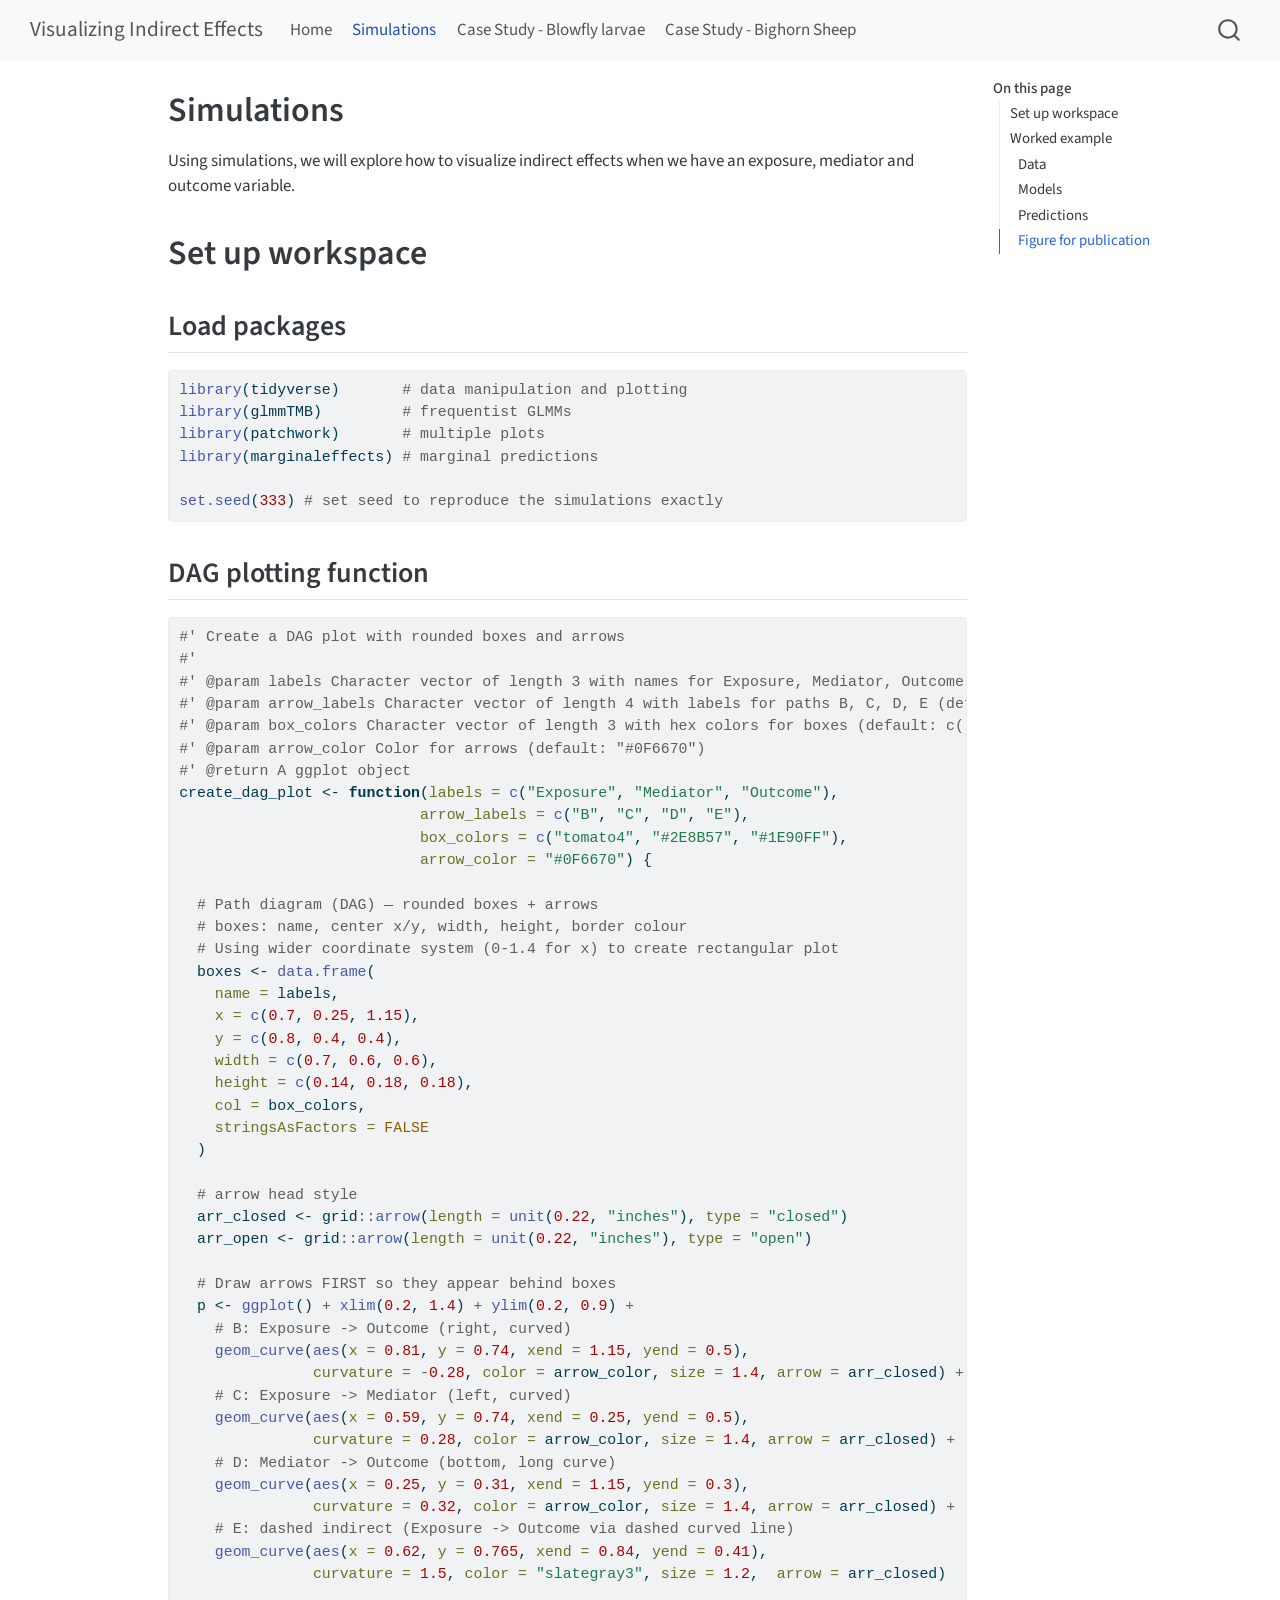
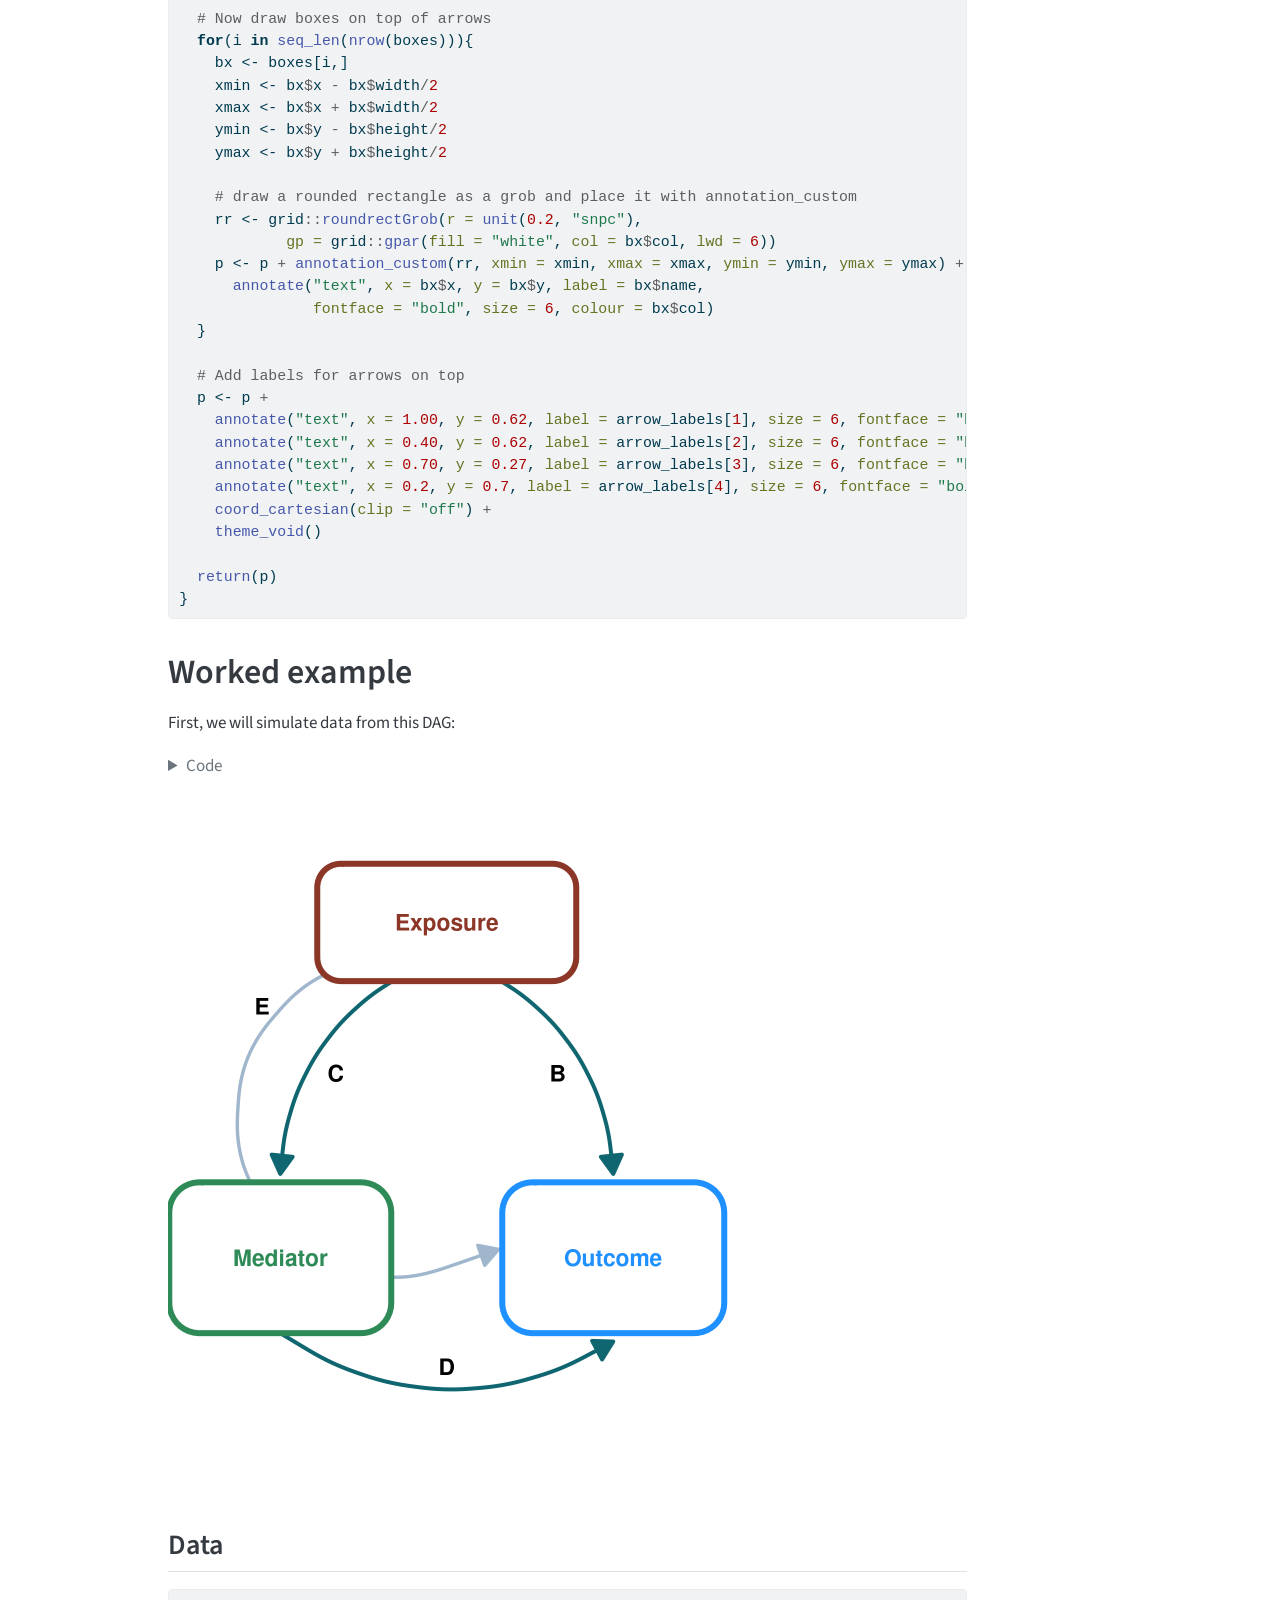
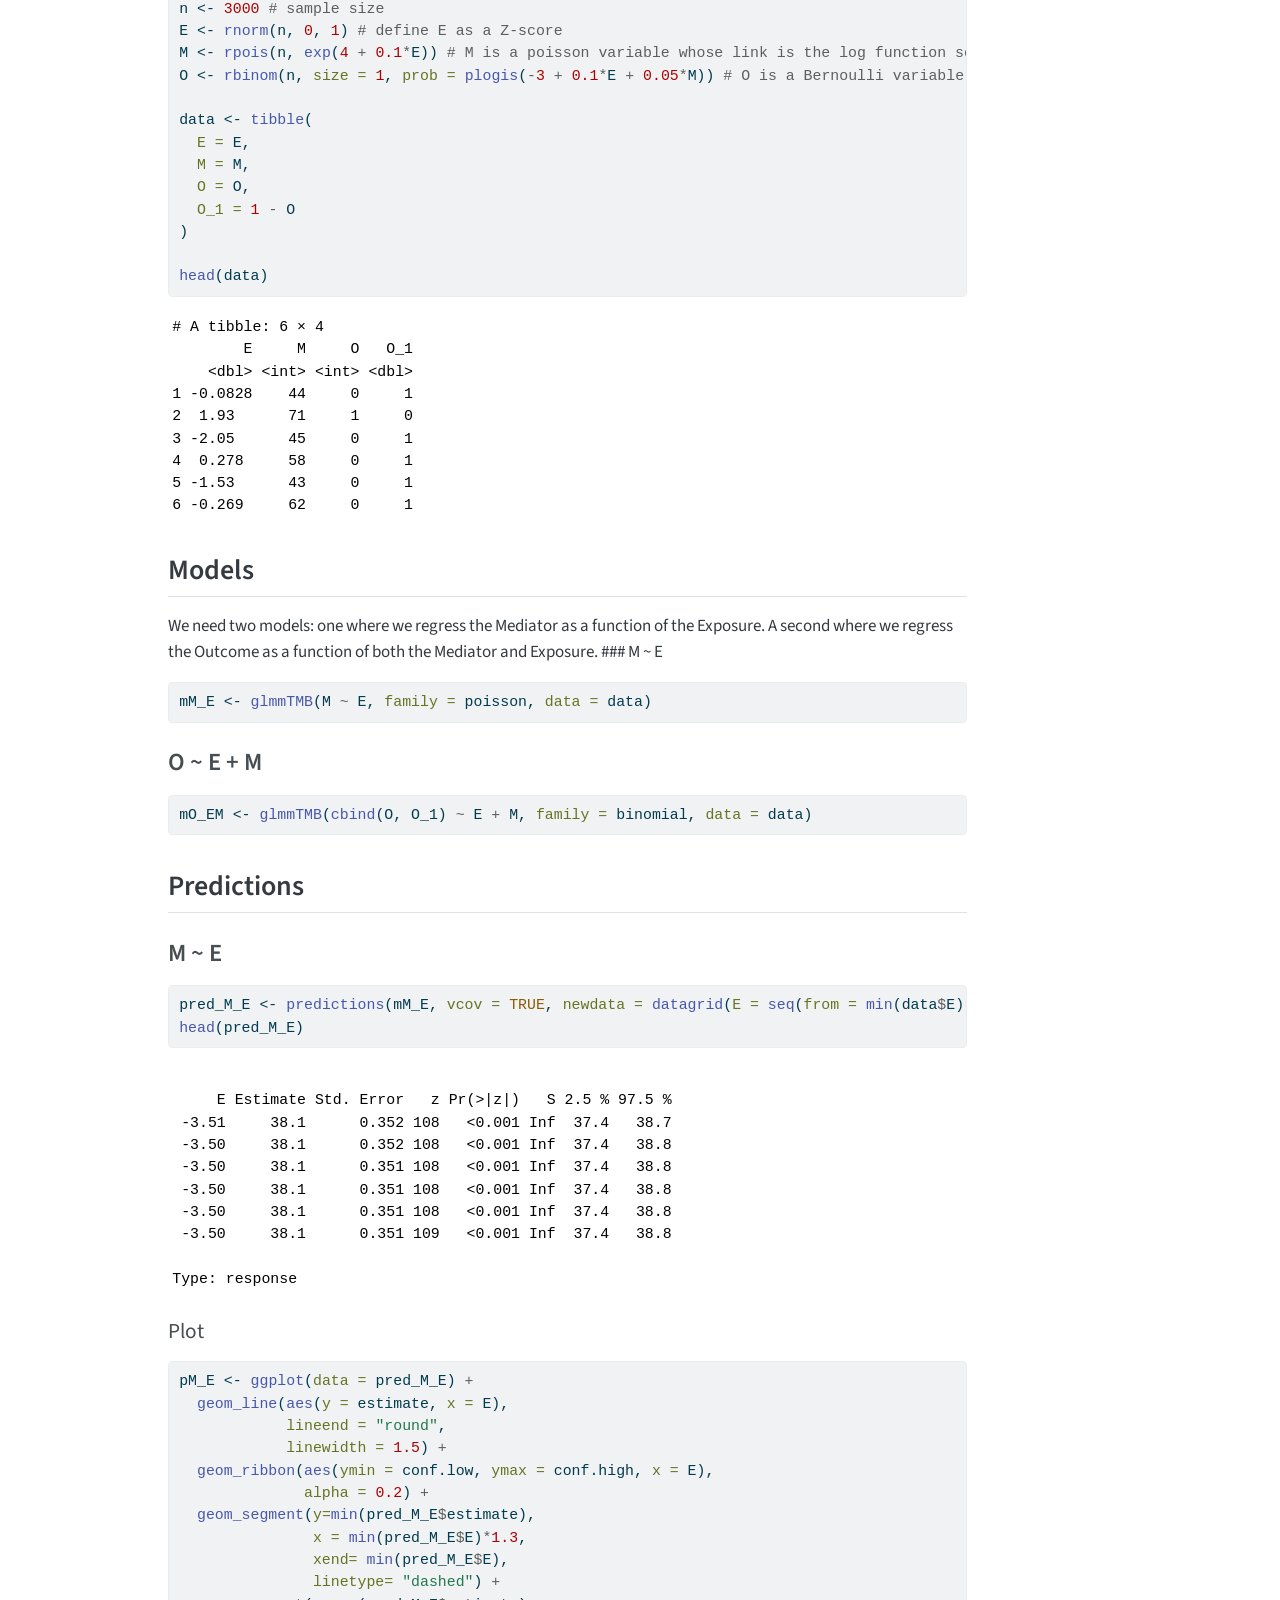
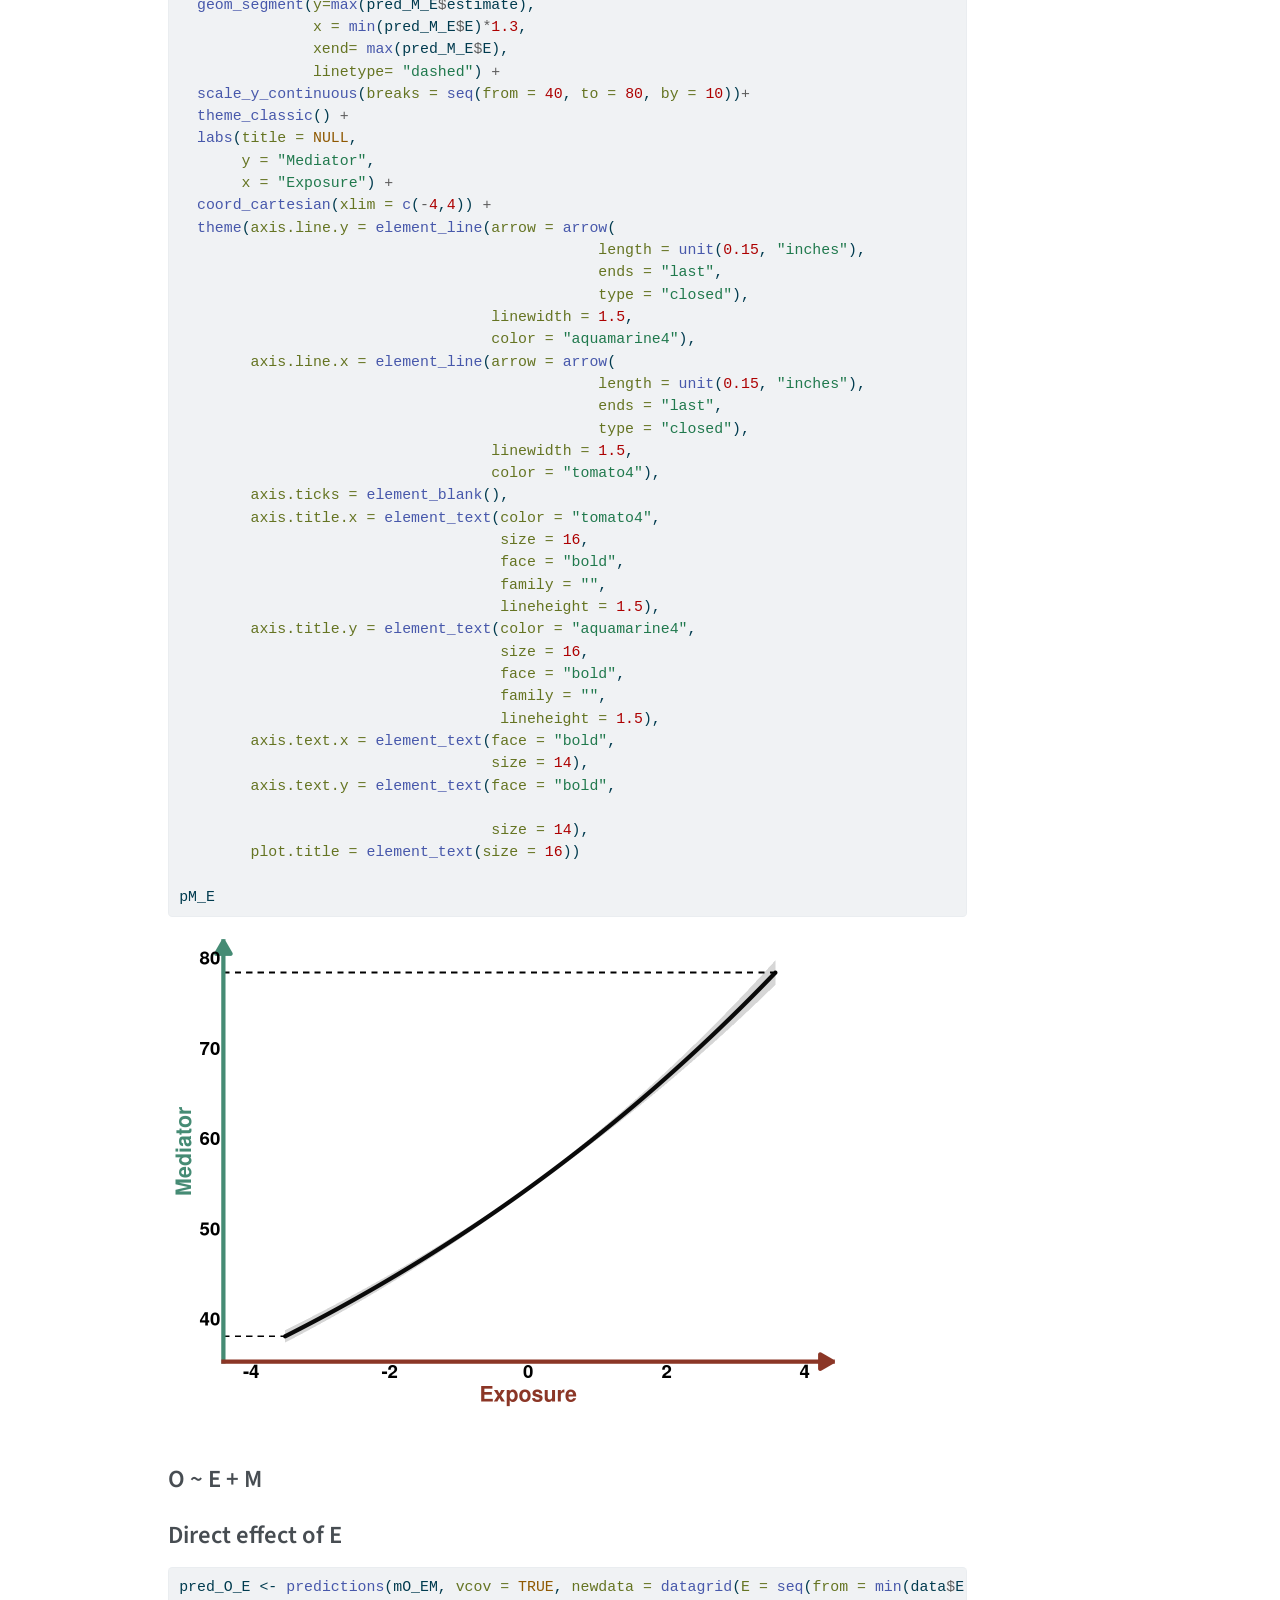
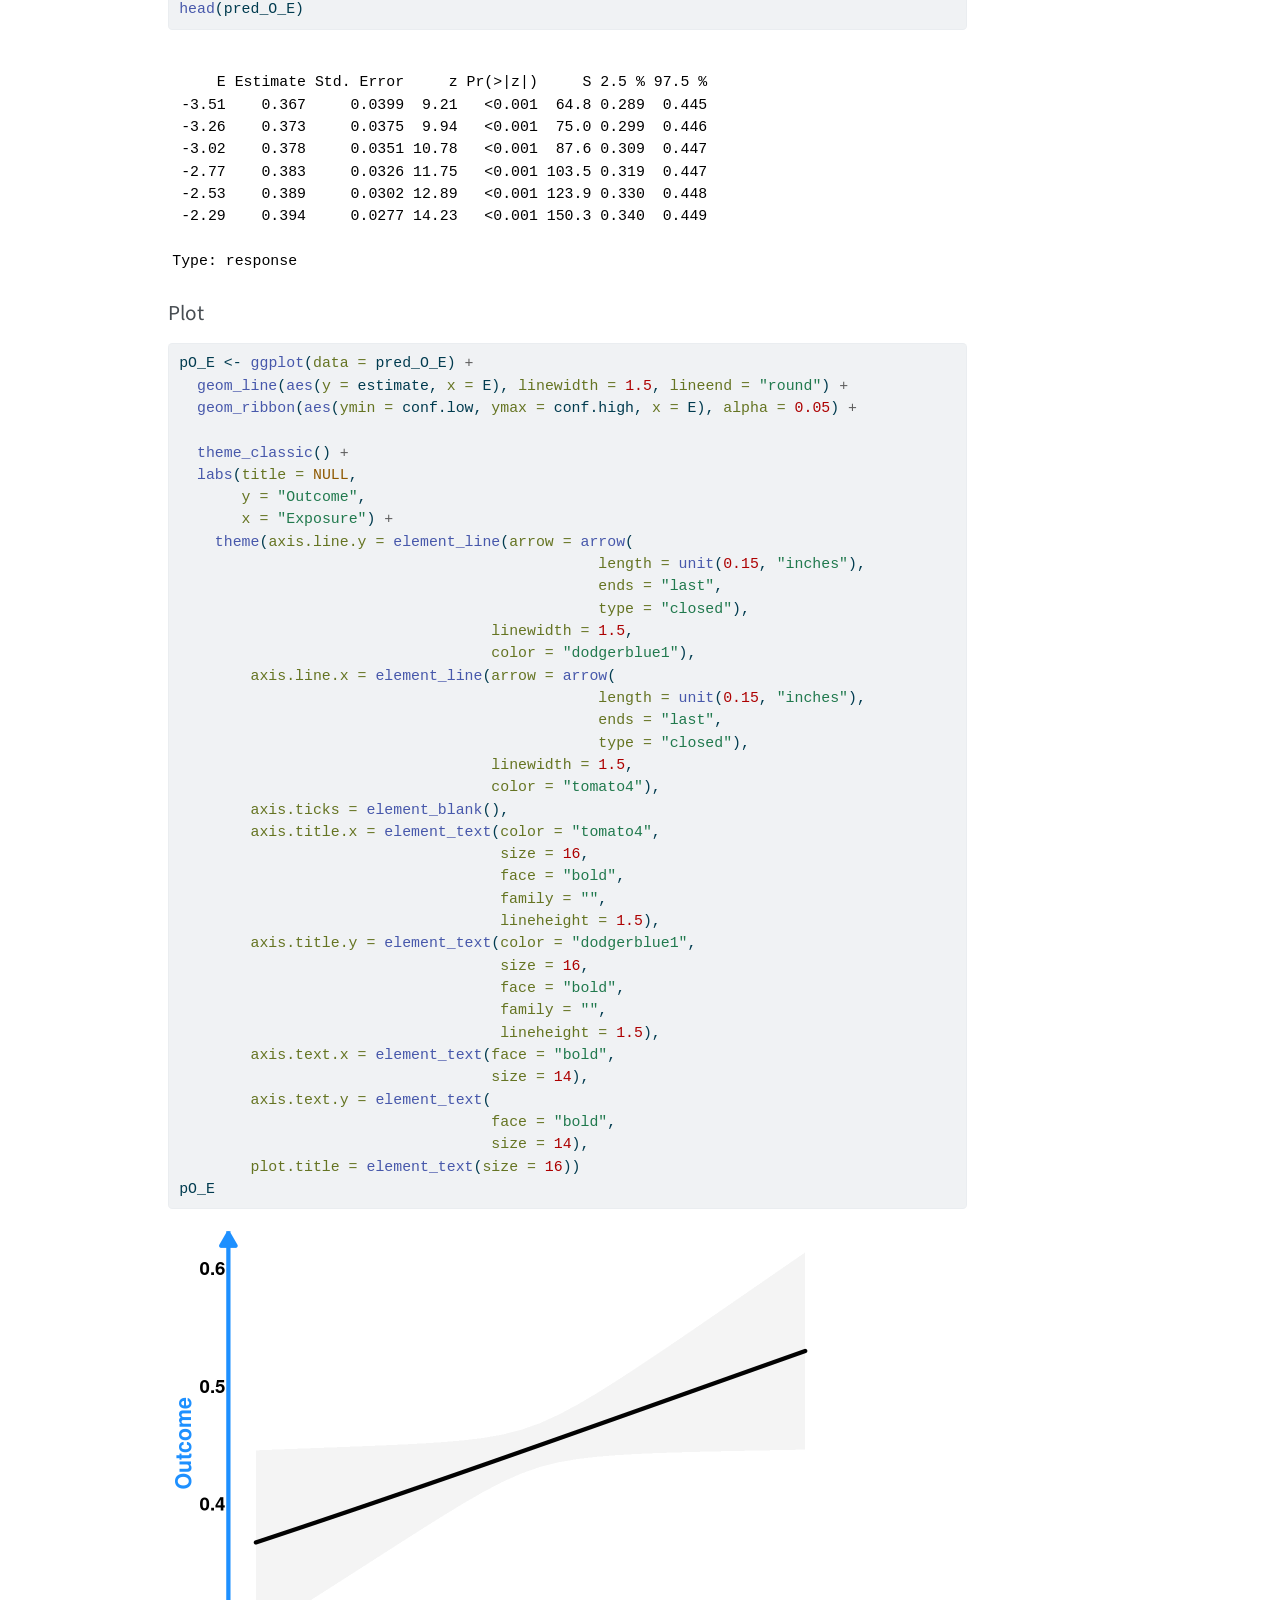
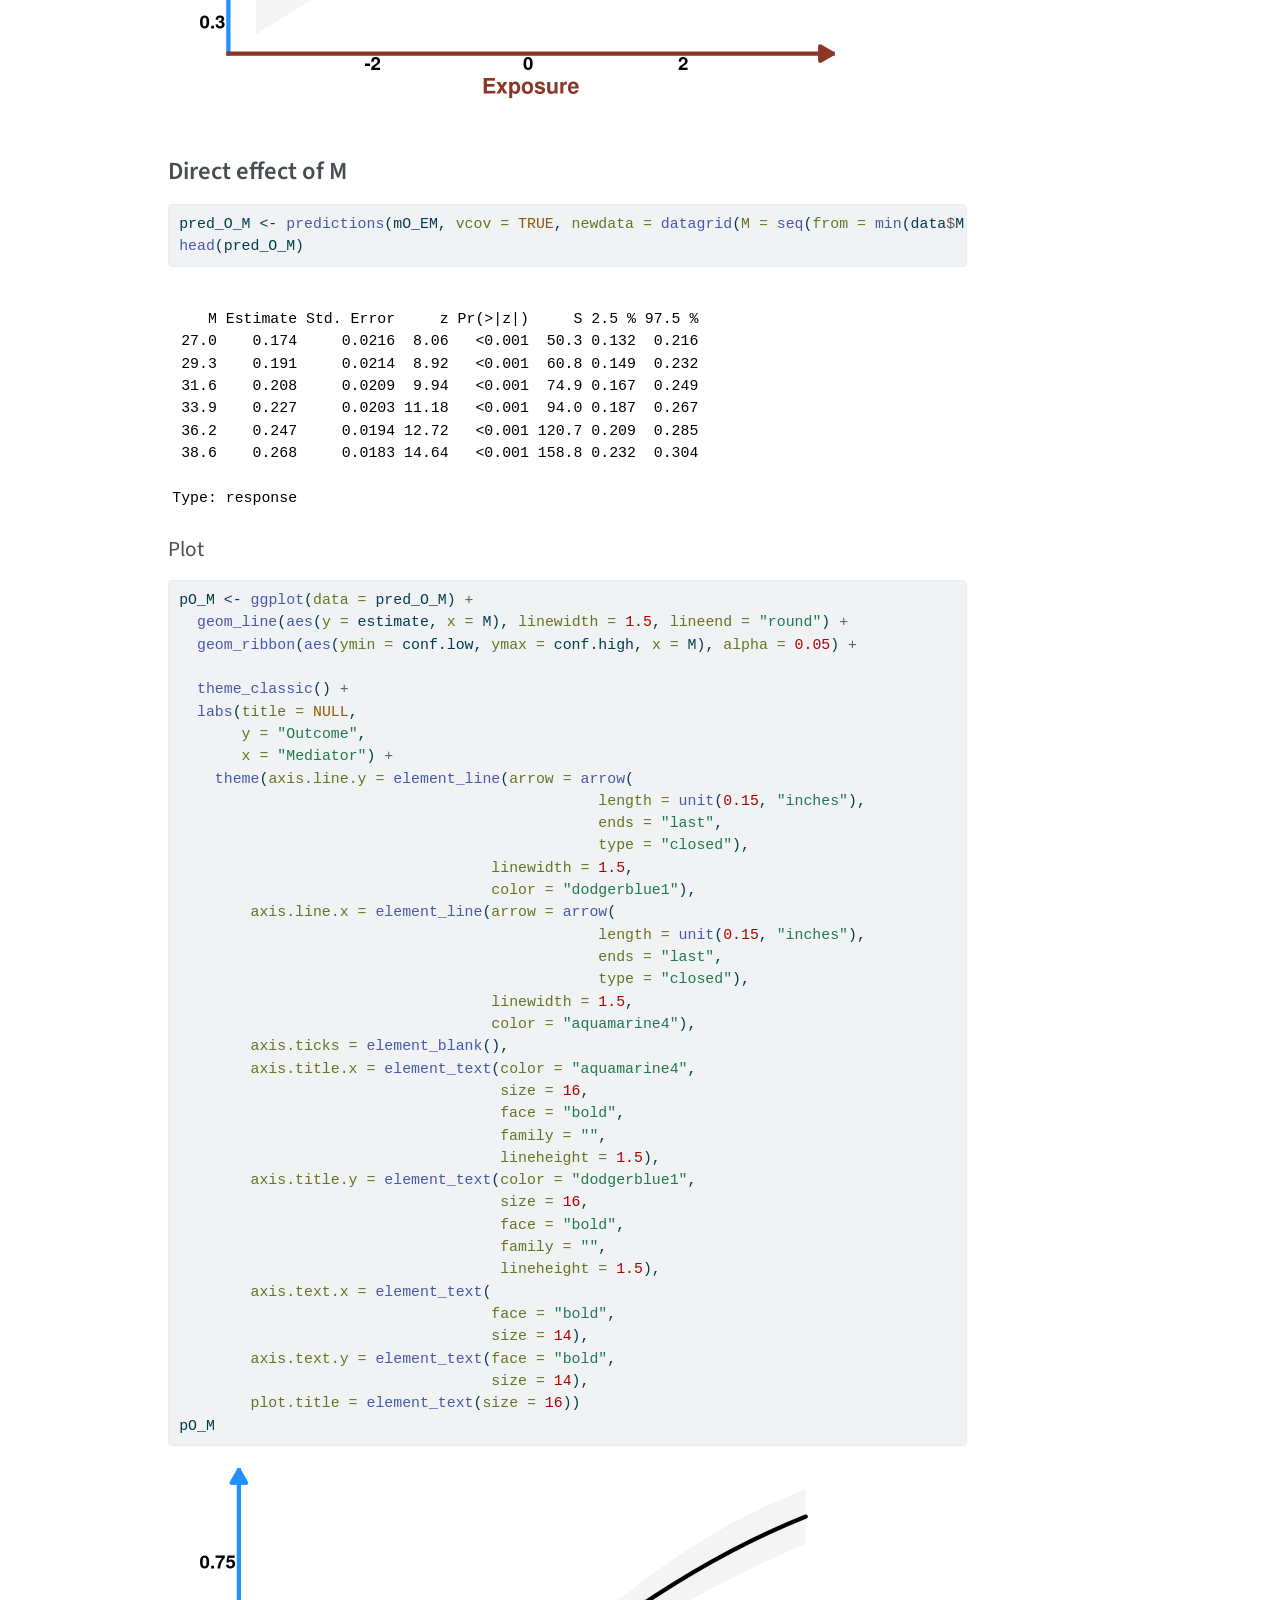
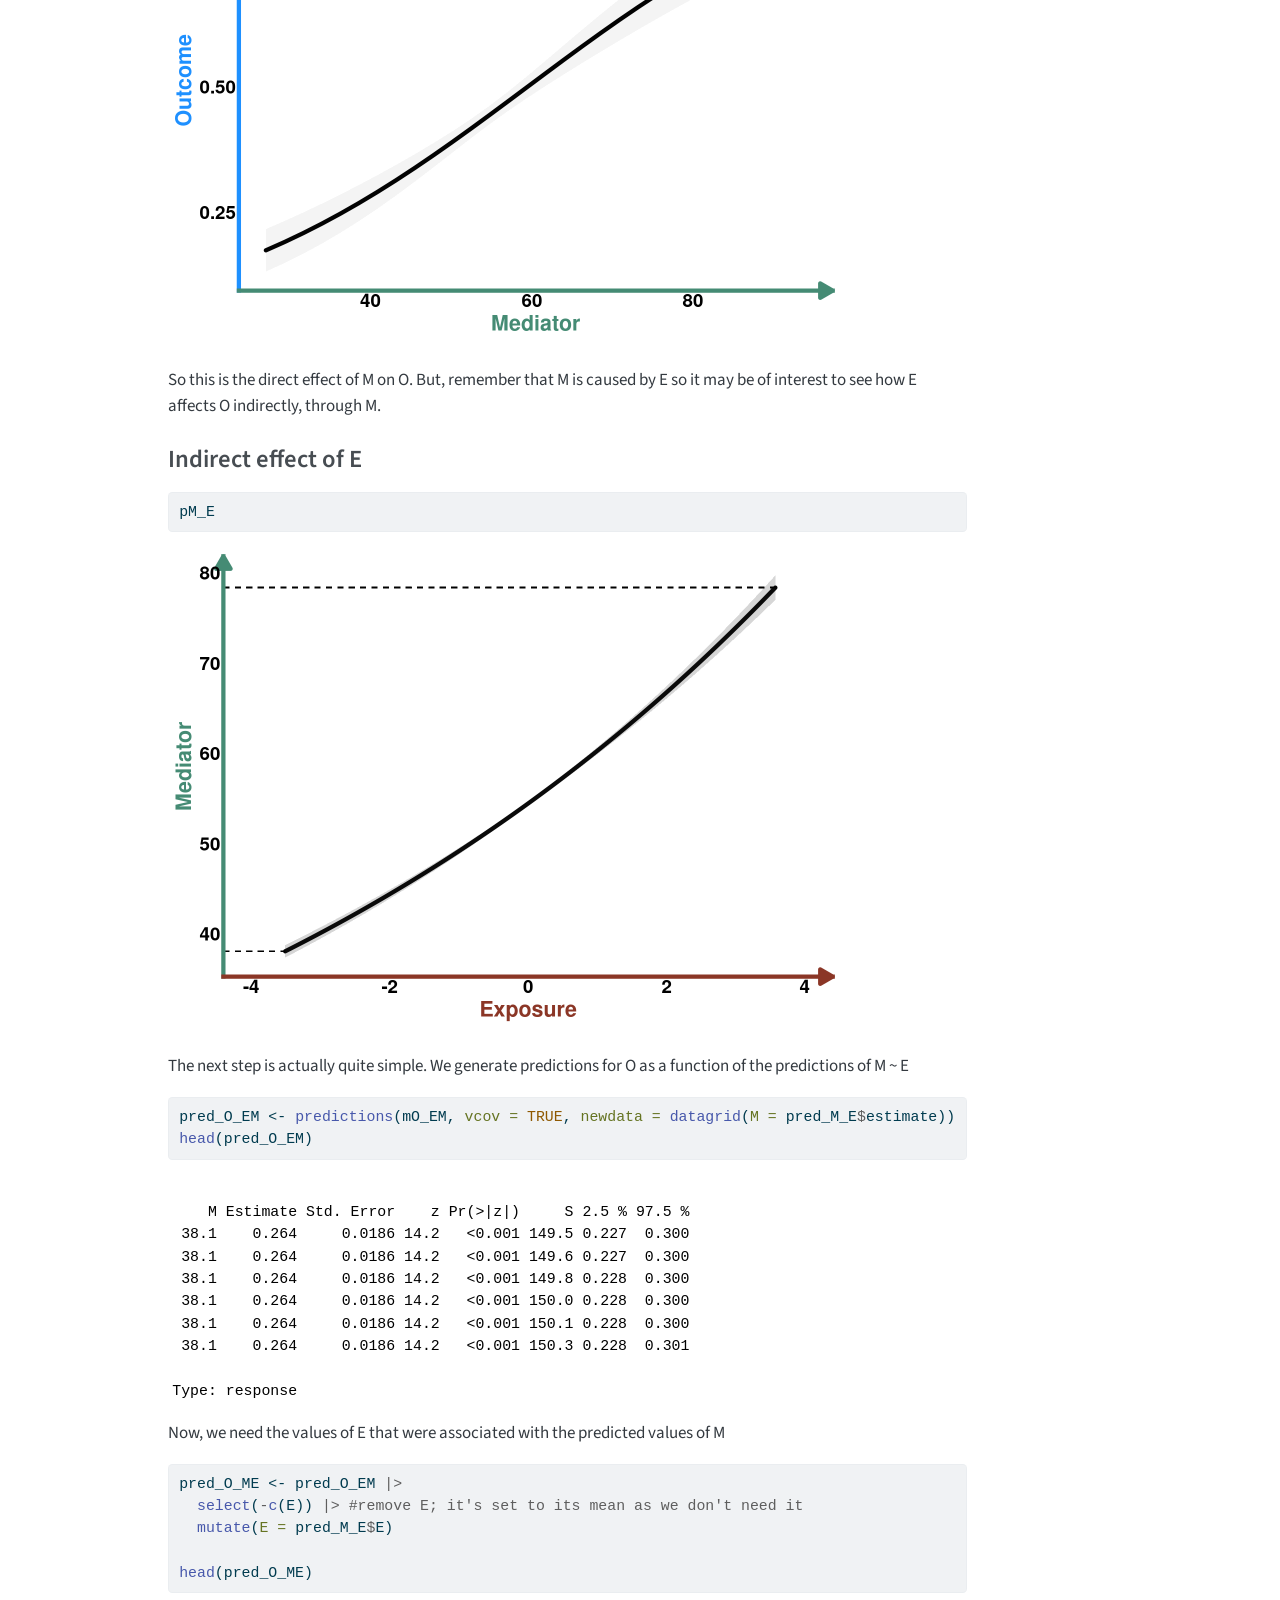
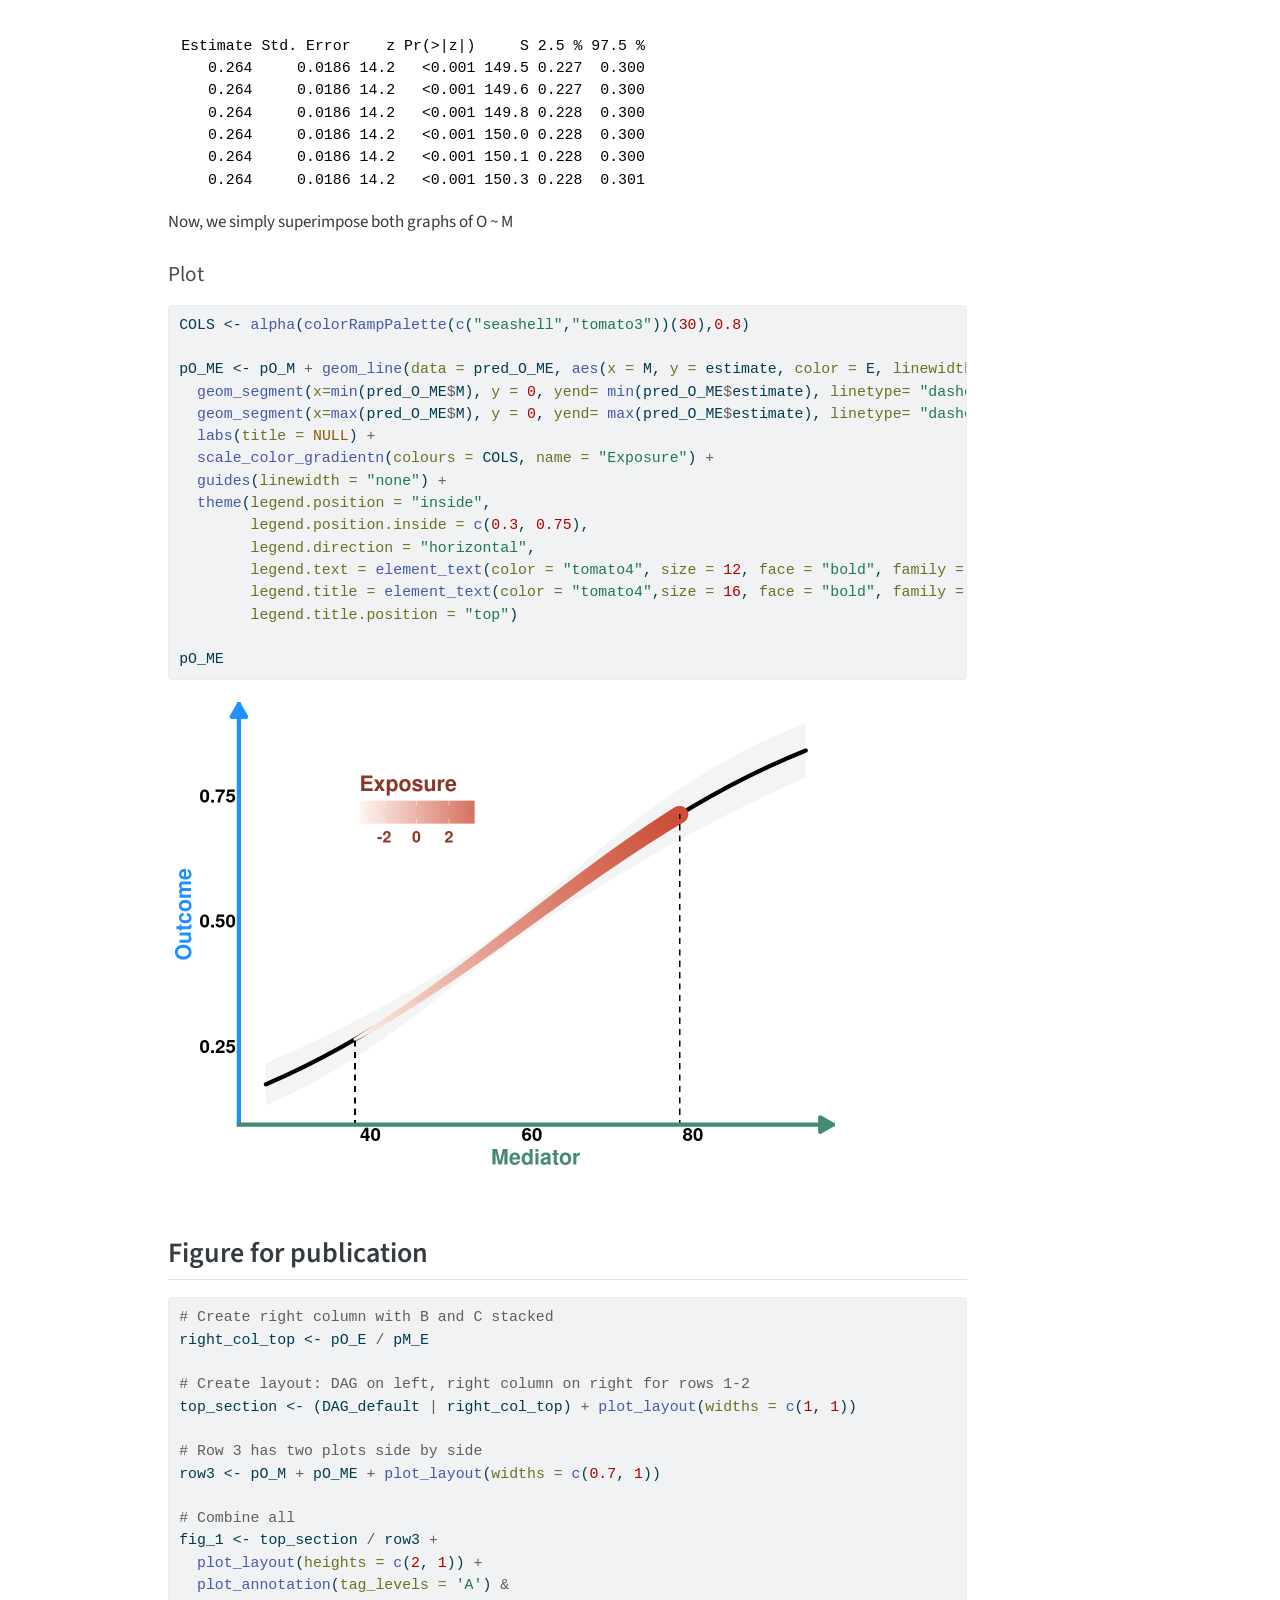
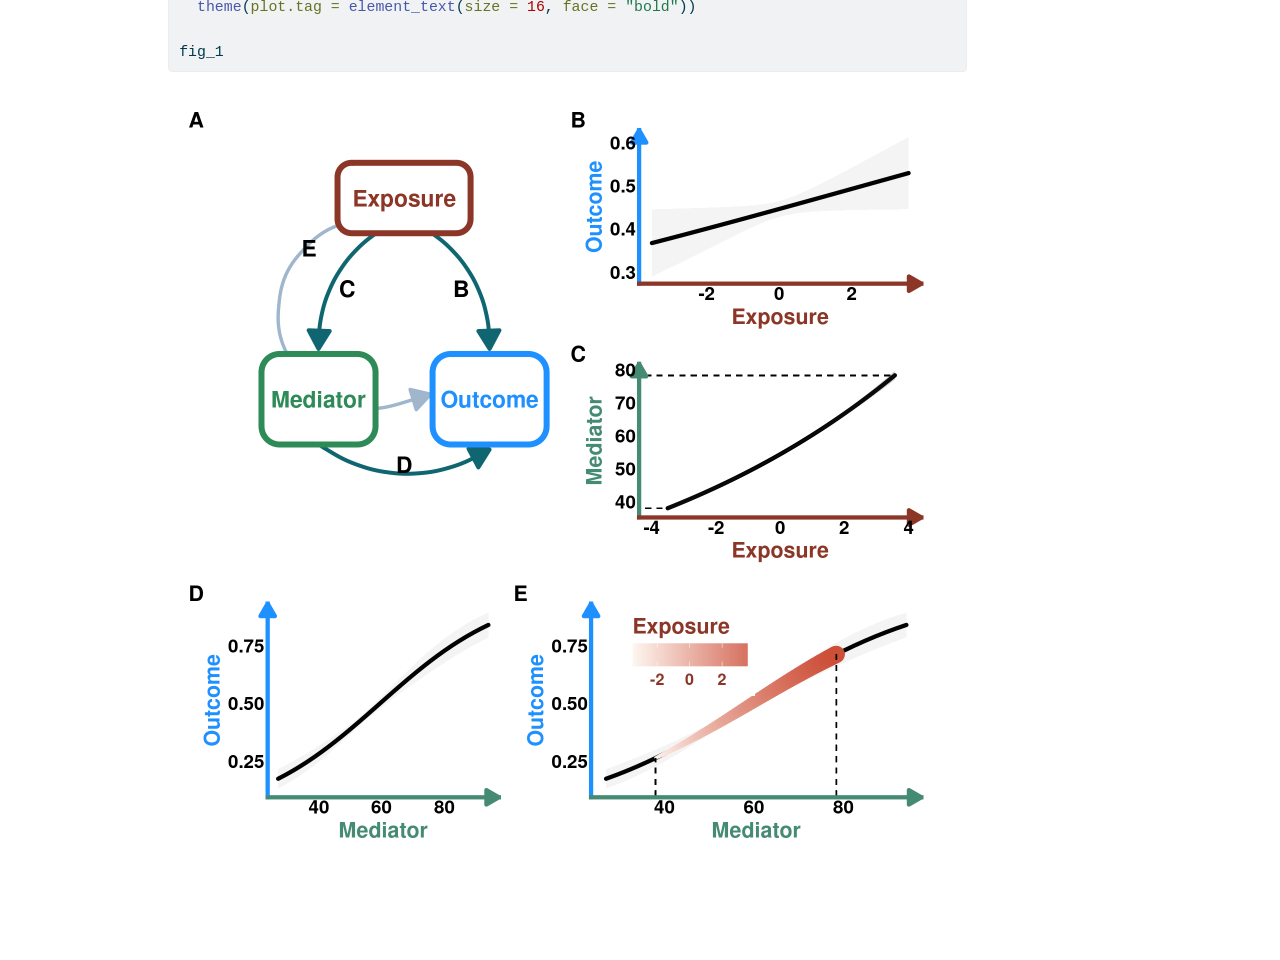
<file: docs/simulations.html>
<!DOCTYPE html>
<html xmlns="http://www.w3.org/1999/xhtml" lang="en" xml:lang="en"><head>

<meta charset="utf-8">
<meta name="generator" content="quarto-1.5.57">

<meta name="viewport" content="width=device-width, initial-scale=1.0, user-scalable=yes">


<title>Simulations – Visualizing Indirect Effects</title>
<style>
code{white-space: pre-wrap;}
span.smallcaps{font-variant: small-caps;}
div.columns{display: flex; gap: min(4vw, 1.5em);}
div.column{flex: auto; overflow-x: auto;}
div.hanging-indent{margin-left: 1.5em; text-indent: -1.5em;}
ul.task-list{list-style: none;}
ul.task-list li input[type="checkbox"] {
  width: 0.8em;
  margin: 0 0.8em 0.2em -1em; /* quarto-specific, see https://github.com/quarto-dev/quarto-cli/issues/4556 */ 
  vertical-align: middle;
}
/* CSS for syntax highlighting */
pre > code.sourceCode { white-space: pre; position: relative; }
pre > code.sourceCode > span { line-height: 1.25; }
pre > code.sourceCode > span:empty { height: 1.2em; }
.sourceCode { overflow: visible; }
code.sourceCode > span { color: inherit; text-decoration: inherit; }
div.sourceCode { margin: 1em 0; }
pre.sourceCode { margin: 0; }
@media screen {
div.sourceCode { overflow: auto; }
}
@media print {
pre > code.sourceCode { white-space: pre-wrap; }
pre > code.sourceCode > span { display: inline-block; text-indent: -5em; padding-left: 5em; }
}
pre.numberSource code
  { counter-reset: source-line 0; }
pre.numberSource code > span
  { position: relative; left: -4em; counter-increment: source-line; }
pre.numberSource code > span > a:first-child::before
  { content: counter(source-line);
    position: relative; left: -1em; text-align: right; vertical-align: baseline;
    border: none; display: inline-block;
    -webkit-touch-callout: none; -webkit-user-select: none;
    -khtml-user-select: none; -moz-user-select: none;
    -ms-user-select: none; user-select: none;
    padding: 0 4px; width: 4em;
  }
pre.numberSource { margin-left: 3em;  padding-left: 4px; }
div.sourceCode
  {   }
@media screen {
pre > code.sourceCode > span > a:first-child::before { text-decoration: underline; }
}
</style>


<script src="site_libs/quarto-nav/quarto-nav.js"></script>
<script src="site_libs/quarto-nav/headroom.min.js"></script>
<script src="site_libs/clipboard/clipboard.min.js"></script>
<script src="site_libs/quarto-search/autocomplete.umd.js"></script>
<script src="site_libs/quarto-search/fuse.min.js"></script>
<script src="site_libs/quarto-search/quarto-search.js"></script>
<meta name="quarto:offset" content="./">
<script src="site_libs/quarto-html/quarto.js"></script>
<script src="site_libs/quarto-html/popper.min.js"></script>
<script src="site_libs/quarto-html/tippy.umd.min.js"></script>
<script src="site_libs/quarto-html/anchor.min.js"></script>
<link href="site_libs/quarto-html/tippy.css" rel="stylesheet">
<link href="site_libs/quarto-html/quarto-syntax-highlighting.css" rel="stylesheet" id="quarto-text-highlighting-styles">
<script src="site_libs/bootstrap/bootstrap.min.js"></script>
<link href="site_libs/bootstrap/bootstrap-icons.css" rel="stylesheet">
<link href="site_libs/bootstrap/bootstrap.min.css" rel="stylesheet" id="quarto-bootstrap" data-mode="light">
<script id="quarto-search-options" type="application/json">{
  "location": "navbar",
  "copy-button": false,
  "collapse-after": 3,
  "panel-placement": "end",
  "type": "overlay",
  "limit": 50,
  "keyboard-shortcut": [
    "f",
    "/",
    "s"
  ],
  "show-item-context": false,
  "language": {
    "search-no-results-text": "No results",
    "search-matching-documents-text": "matching documents",
    "search-copy-link-title": "Copy link to search",
    "search-hide-matches-text": "Hide additional matches",
    "search-more-match-text": "more match in this document",
    "search-more-matches-text": "more matches in this document",
    "search-clear-button-title": "Clear",
    "search-text-placeholder": "",
    "search-detached-cancel-button-title": "Cancel",
    "search-submit-button-title": "Submit",
    "search-label": "Search"
  }
}</script>


<link rel="stylesheet" href="styles.css">
</head>

<body class="nav-fixed">

<div id="quarto-search-results"></div>
  <header id="quarto-header" class="headroom fixed-top">
    <nav class="navbar navbar-expand-lg " data-bs-theme="dark">
      <div class="navbar-container container-fluid">
      <div class="navbar-brand-container mx-auto">
    <a class="navbar-brand" href="./index.html">
    <span class="navbar-title">Visualizing Indirect Effects</span>
    </a>
  </div>
            <div id="quarto-search" class="" title="Search"></div>
          <button class="navbar-toggler" type="button" data-bs-toggle="collapse" data-bs-target="#navbarCollapse" aria-controls="navbarCollapse" role="menu" aria-expanded="false" aria-label="Toggle navigation" onclick="if (window.quartoToggleHeadroom) { window.quartoToggleHeadroom(); }">
  <span class="navbar-toggler-icon"></span>
</button>
          <div class="collapse navbar-collapse" id="navbarCollapse">
            <ul class="navbar-nav navbar-nav-scroll me-auto">
  <li class="nav-item">
    <a class="nav-link" href="./index.html"> 
<span class="menu-text">Home</span></a>
  </li>  
  <li class="nav-item">
    <a class="nav-link active" href="./simulations.html" aria-current="page"> 
<span class="menu-text">Simulations</span></a>
  </li>  
  <li class="nav-item">
    <a class="nav-link" href="./case_study.html"> 
<span class="menu-text">Case Study - Blowfly larvae</span></a>
  </li>  
  <li class="nav-item">
    <a class="nav-link" href="./kallan_case_study.html"> 
<span class="menu-text">Case Study - Bighorn Sheep</span></a>
  </li>  
</ul>
          </div> <!-- /navcollapse -->
            <div class="quarto-navbar-tools">
</div>
      </div> <!-- /container-fluid -->
    </nav>
</header>
<!-- content -->
<div id="quarto-content" class="quarto-container page-columns page-rows-contents page-layout-article page-navbar">
<!-- sidebar -->
<!-- margin-sidebar -->
    <div id="quarto-margin-sidebar" class="sidebar margin-sidebar">
        <nav id="TOC" role="doc-toc" class="toc-active">
    <h2 id="toc-title">On this page</h2>
   
  <ul>
  <li><a href="#set-up-workspace" id="toc-set-up-workspace" class="nav-link active" data-scroll-target="#set-up-workspace">Set up workspace</a>
  <ul>
  <li><a href="#load-packages" id="toc-load-packages" class="nav-link" data-scroll-target="#load-packages">Load packages</a></li>
  <li><a href="#dag-plotting-function" id="toc-dag-plotting-function" class="nav-link" data-scroll-target="#dag-plotting-function">DAG plotting function</a></li>
  </ul></li>
  <li><a href="#worked-example" id="toc-worked-example" class="nav-link" data-scroll-target="#worked-example">Worked example</a>
  <ul>
  <li><a href="#data" id="toc-data" class="nav-link" data-scroll-target="#data">Data</a></li>
  <li><a href="#models" id="toc-models" class="nav-link" data-scroll-target="#models">Models</a>
  <ul>
  <li><a href="#o-e-m" id="toc-o-e-m" class="nav-link" data-scroll-target="#o-e-m">O ~ E + M</a></li>
  </ul></li>
  <li><a href="#predictions" id="toc-predictions" class="nav-link" data-scroll-target="#predictions">Predictions</a>
  <ul>
  <li><a href="#m-e" id="toc-m-e" class="nav-link" data-scroll-target="#m-e">M ~ E</a>
  <ul class="collapse">
  <li><a href="#plot" id="toc-plot" class="nav-link" data-scroll-target="#plot">Plot</a></li>
  </ul></li>
  <li><a href="#o-e-m-1" id="toc-o-e-m-1" class="nav-link" data-scroll-target="#o-e-m-1">O ~ E + M</a></li>
  <li><a href="#direct-effect-of-e" id="toc-direct-effect-of-e" class="nav-link" data-scroll-target="#direct-effect-of-e">Direct effect of E</a>
  <ul class="collapse">
  <li><a href="#plot-1" id="toc-plot-1" class="nav-link" data-scroll-target="#plot-1">Plot</a></li>
  </ul></li>
  <li><a href="#direct-effect-of-m" id="toc-direct-effect-of-m" class="nav-link" data-scroll-target="#direct-effect-of-m">Direct effect of M</a>
  <ul class="collapse">
  <li><a href="#plot-2" id="toc-plot-2" class="nav-link" data-scroll-target="#plot-2">Plot</a></li>
  </ul></li>
  <li><a href="#indirect-effect-of-e" id="toc-indirect-effect-of-e" class="nav-link" data-scroll-target="#indirect-effect-of-e">Indirect effect of E</a>
  <ul class="collapse">
  <li><a href="#plot-3" id="toc-plot-3" class="nav-link" data-scroll-target="#plot-3">Plot</a></li>
  </ul></li>
  </ul></li>
  <li><a href="#figure-for-publication" id="toc-figure-for-publication" class="nav-link" data-scroll-target="#figure-for-publication">Figure for publication</a></li>
  </ul></li>
  </ul>
</nav>
    </div>
<!-- main -->
<main class="content" id="quarto-document-content">

<header id="title-block-header" class="quarto-title-block default">
<div class="quarto-title">
<h1 class="title">Simulations</h1>
</div>



<div class="quarto-title-meta">

    
  
    
  </div>
  


</header>


<p>Using simulations, we will explore how to visualize indirect effects when we have an exposure, mediator and outcome variable.</p>
<section id="set-up-workspace" class="level1">
<h1>Set up workspace</h1>
<section id="load-packages" class="level2">
<h2 class="anchored" data-anchor-id="load-packages">Load packages</h2>
<div class="cell">
<div class="sourceCode cell-code" id="cb1"><pre class="sourceCode r code-with-copy"><code class="sourceCode r"><span id="cb1-1"><a href="#cb1-1" aria-hidden="true" tabindex="-1"></a><span class="fu">library</span>(tidyverse)       <span class="co"># data manipulation and plotting</span></span>
<span id="cb1-2"><a href="#cb1-2" aria-hidden="true" tabindex="-1"></a><span class="fu">library</span>(glmmTMB)         <span class="co"># frequentist GLMMs</span></span>
<span id="cb1-3"><a href="#cb1-3" aria-hidden="true" tabindex="-1"></a><span class="fu">library</span>(patchwork)       <span class="co"># multiple plots</span></span>
<span id="cb1-4"><a href="#cb1-4" aria-hidden="true" tabindex="-1"></a><span class="fu">library</span>(marginaleffects) <span class="co"># marginal predictions</span></span>
<span id="cb1-5"><a href="#cb1-5" aria-hidden="true" tabindex="-1"></a></span>
<span id="cb1-6"><a href="#cb1-6" aria-hidden="true" tabindex="-1"></a><span class="fu">set.seed</span>(<span class="dv">333</span>) <span class="co"># set seed to reproduce the simulations exactly</span></span></code><button title="Copy to Clipboard" class="code-copy-button"><i class="bi"></i></button></pre></div>
</div>
</section>
<section id="dag-plotting-function" class="level2">
<h2 class="anchored" data-anchor-id="dag-plotting-function">DAG plotting function</h2>
<div class="cell">
<div class="sourceCode cell-code" id="cb2"><pre class="sourceCode r code-with-copy"><code class="sourceCode r"><span id="cb2-1"><a href="#cb2-1" aria-hidden="true" tabindex="-1"></a><span class="co">#' Create a DAG plot with rounded boxes and arrows</span></span>
<span id="cb2-2"><a href="#cb2-2" aria-hidden="true" tabindex="-1"></a><span class="co">#'</span></span>
<span id="cb2-3"><a href="#cb2-3" aria-hidden="true" tabindex="-1"></a><span class="co">#' @param labels Character vector of length 3 with names for Exposure, Mediator, Outcome</span></span>
<span id="cb2-4"><a href="#cb2-4" aria-hidden="true" tabindex="-1"></a><span class="co">#' @param arrow_labels Character vector of length 4 with labels for paths B, C, D, E (default: c("B", "C", "D", "E"))</span></span>
<span id="cb2-5"><a href="#cb2-5" aria-hidden="true" tabindex="-1"></a><span class="co">#' @param box_colors Character vector of length 3 with hex colors for boxes (default: c("#B22222", "#2E8B57", "#1E90FF"))</span></span>
<span id="cb2-6"><a href="#cb2-6" aria-hidden="true" tabindex="-1"></a><span class="co">#' @param arrow_color Color for arrows (default: "#0F6670")</span></span>
<span id="cb2-7"><a href="#cb2-7" aria-hidden="true" tabindex="-1"></a><span class="co">#' @return A ggplot object</span></span>
<span id="cb2-8"><a href="#cb2-8" aria-hidden="true" tabindex="-1"></a>create_dag_plot <span class="ot">&lt;-</span> <span class="cf">function</span>(<span class="at">labels =</span> <span class="fu">c</span>(<span class="st">"Exposure"</span>, <span class="st">"Mediator"</span>, <span class="st">"Outcome"</span>),</span>
<span id="cb2-9"><a href="#cb2-9" aria-hidden="true" tabindex="-1"></a>                           <span class="at">arrow_labels =</span> <span class="fu">c</span>(<span class="st">"B"</span>, <span class="st">"C"</span>, <span class="st">"D"</span>, <span class="st">"E"</span>),</span>
<span id="cb2-10"><a href="#cb2-10" aria-hidden="true" tabindex="-1"></a>                           <span class="at">box_colors =</span> <span class="fu">c</span>(<span class="st">"tomato4"</span>, <span class="st">"#2E8B57"</span>, <span class="st">"#1E90FF"</span>),</span>
<span id="cb2-11"><a href="#cb2-11" aria-hidden="true" tabindex="-1"></a>                           <span class="at">arrow_color =</span> <span class="st">"#0F6670"</span>) {</span>
<span id="cb2-12"><a href="#cb2-12" aria-hidden="true" tabindex="-1"></a>  </span>
<span id="cb2-13"><a href="#cb2-13" aria-hidden="true" tabindex="-1"></a>  <span class="co"># Path diagram (DAG) — rounded boxes + arrows</span></span>
<span id="cb2-14"><a href="#cb2-14" aria-hidden="true" tabindex="-1"></a>  <span class="co"># boxes: name, center x/y, width, height, border colour</span></span>
<span id="cb2-15"><a href="#cb2-15" aria-hidden="true" tabindex="-1"></a>  <span class="co"># Using wider coordinate system (0-1.4 for x) to create rectangular plot</span></span>
<span id="cb2-16"><a href="#cb2-16" aria-hidden="true" tabindex="-1"></a>  boxes <span class="ot">&lt;-</span> <span class="fu">data.frame</span>(</span>
<span id="cb2-17"><a href="#cb2-17" aria-hidden="true" tabindex="-1"></a>    <span class="at">name =</span> labels,</span>
<span id="cb2-18"><a href="#cb2-18" aria-hidden="true" tabindex="-1"></a>    <span class="at">x =</span> <span class="fu">c</span>(<span class="fl">0.7</span>, <span class="fl">0.25</span>, <span class="fl">1.15</span>),</span>
<span id="cb2-19"><a href="#cb2-19" aria-hidden="true" tabindex="-1"></a>    <span class="at">y =</span> <span class="fu">c</span>(<span class="fl">0.8</span>, <span class="fl">0.4</span>, <span class="fl">0.4</span>),</span>
<span id="cb2-20"><a href="#cb2-20" aria-hidden="true" tabindex="-1"></a>    <span class="at">width =</span> <span class="fu">c</span>(<span class="fl">0.7</span>, <span class="fl">0.6</span>, <span class="fl">0.6</span>),</span>
<span id="cb2-21"><a href="#cb2-21" aria-hidden="true" tabindex="-1"></a>    <span class="at">height =</span> <span class="fu">c</span>(<span class="fl">0.14</span>, <span class="fl">0.18</span>, <span class="fl">0.18</span>),</span>
<span id="cb2-22"><a href="#cb2-22" aria-hidden="true" tabindex="-1"></a>    <span class="at">col =</span> box_colors,</span>
<span id="cb2-23"><a href="#cb2-23" aria-hidden="true" tabindex="-1"></a>    <span class="at">stringsAsFactors =</span> <span class="cn">FALSE</span></span>
<span id="cb2-24"><a href="#cb2-24" aria-hidden="true" tabindex="-1"></a>  )</span>
<span id="cb2-25"><a href="#cb2-25" aria-hidden="true" tabindex="-1"></a>  </span>
<span id="cb2-26"><a href="#cb2-26" aria-hidden="true" tabindex="-1"></a>  <span class="co"># arrow head style</span></span>
<span id="cb2-27"><a href="#cb2-27" aria-hidden="true" tabindex="-1"></a>  arr_closed <span class="ot">&lt;-</span> grid<span class="sc">::</span><span class="fu">arrow</span>(<span class="at">length =</span> <span class="fu">unit</span>(<span class="fl">0.22</span>, <span class="st">"inches"</span>), <span class="at">type =</span> <span class="st">"closed"</span>)</span>
<span id="cb2-28"><a href="#cb2-28" aria-hidden="true" tabindex="-1"></a>  arr_open <span class="ot">&lt;-</span> grid<span class="sc">::</span><span class="fu">arrow</span>(<span class="at">length =</span> <span class="fu">unit</span>(<span class="fl">0.22</span>, <span class="st">"inches"</span>), <span class="at">type =</span> <span class="st">"open"</span>)</span>
<span id="cb2-29"><a href="#cb2-29" aria-hidden="true" tabindex="-1"></a>  </span>
<span id="cb2-30"><a href="#cb2-30" aria-hidden="true" tabindex="-1"></a>  <span class="co"># Draw arrows FIRST so they appear behind boxes</span></span>
<span id="cb2-31"><a href="#cb2-31" aria-hidden="true" tabindex="-1"></a>  p <span class="ot">&lt;-</span> <span class="fu">ggplot</span>() <span class="sc">+</span> <span class="fu">xlim</span>(<span class="fl">0.2</span>, <span class="fl">1.4</span>) <span class="sc">+</span> <span class="fu">ylim</span>(<span class="fl">0.2</span>, <span class="fl">0.9</span>) <span class="sc">+</span> </span>
<span id="cb2-32"><a href="#cb2-32" aria-hidden="true" tabindex="-1"></a>    <span class="co"># B: Exposure -&gt; Outcome (right, curved)</span></span>
<span id="cb2-33"><a href="#cb2-33" aria-hidden="true" tabindex="-1"></a>    <span class="fu">geom_curve</span>(<span class="fu">aes</span>(<span class="at">x =</span> <span class="fl">0.81</span>, <span class="at">y =</span> <span class="fl">0.74</span>, <span class="at">xend =</span> <span class="fl">1.15</span>, <span class="at">yend =</span> <span class="fl">0.5</span>), </span>
<span id="cb2-34"><a href="#cb2-34" aria-hidden="true" tabindex="-1"></a>               <span class="at">curvature =</span> <span class="sc">-</span><span class="fl">0.28</span>, <span class="at">color =</span> arrow_color, <span class="at">size =</span> <span class="fl">1.4</span>, <span class="at">arrow =</span> arr_closed) <span class="sc">+</span></span>
<span id="cb2-35"><a href="#cb2-35" aria-hidden="true" tabindex="-1"></a>    <span class="co"># C: Exposure -&gt; Mediator (left, curved)</span></span>
<span id="cb2-36"><a href="#cb2-36" aria-hidden="true" tabindex="-1"></a>    <span class="fu">geom_curve</span>(<span class="fu">aes</span>(<span class="at">x =</span> <span class="fl">0.59</span>, <span class="at">y =</span> <span class="fl">0.74</span>, <span class="at">xend =</span> <span class="fl">0.25</span>, <span class="at">yend =</span> <span class="fl">0.5</span>), </span>
<span id="cb2-37"><a href="#cb2-37" aria-hidden="true" tabindex="-1"></a>               <span class="at">curvature =</span> <span class="fl">0.28</span>, <span class="at">color =</span> arrow_color, <span class="at">size =</span> <span class="fl">1.4</span>, <span class="at">arrow =</span> arr_closed) <span class="sc">+</span></span>
<span id="cb2-38"><a href="#cb2-38" aria-hidden="true" tabindex="-1"></a>    <span class="co"># D: Mediator -&gt; Outcome (bottom, long curve)</span></span>
<span id="cb2-39"><a href="#cb2-39" aria-hidden="true" tabindex="-1"></a>    <span class="fu">geom_curve</span>(<span class="fu">aes</span>(<span class="at">x =</span> <span class="fl">0.25</span>, <span class="at">y =</span> <span class="fl">0.31</span>, <span class="at">xend =</span> <span class="fl">1.15</span>, <span class="at">yend =</span> <span class="fl">0.3</span>), </span>
<span id="cb2-40"><a href="#cb2-40" aria-hidden="true" tabindex="-1"></a>               <span class="at">curvature =</span> <span class="fl">0.32</span>, <span class="at">color =</span> arrow_color, <span class="at">size =</span> <span class="fl">1.4</span>, <span class="at">arrow =</span> arr_closed) <span class="sc">+</span></span>
<span id="cb2-41"><a href="#cb2-41" aria-hidden="true" tabindex="-1"></a>    <span class="co"># E: dashed indirect (Exposure -&gt; Outcome via dashed curved line)</span></span>
<span id="cb2-42"><a href="#cb2-42" aria-hidden="true" tabindex="-1"></a>    <span class="fu">geom_curve</span>(<span class="fu">aes</span>(<span class="at">x =</span> <span class="fl">0.62</span>, <span class="at">y =</span> <span class="fl">0.765</span>, <span class="at">xend =</span> <span class="fl">0.84</span>, <span class="at">yend =</span> <span class="fl">0.41</span>), </span>
<span id="cb2-43"><a href="#cb2-43" aria-hidden="true" tabindex="-1"></a>               <span class="at">curvature =</span> <span class="fl">1.5</span>, <span class="at">color =</span> <span class="st">"slategray3"</span>, <span class="at">size =</span> <span class="fl">1.2</span>,  <span class="at">arrow =</span> arr_closed)</span>
<span id="cb2-44"><a href="#cb2-44" aria-hidden="true" tabindex="-1"></a>  </span>
<span id="cb2-45"><a href="#cb2-45" aria-hidden="true" tabindex="-1"></a>  <span class="co"># Now draw boxes on top of arrows</span></span>
<span id="cb2-46"><a href="#cb2-46" aria-hidden="true" tabindex="-1"></a>  <span class="cf">for</span>(i <span class="cf">in</span> <span class="fu">seq_len</span>(<span class="fu">nrow</span>(boxes))){</span>
<span id="cb2-47"><a href="#cb2-47" aria-hidden="true" tabindex="-1"></a>    bx <span class="ot">&lt;-</span> boxes[i,]</span>
<span id="cb2-48"><a href="#cb2-48" aria-hidden="true" tabindex="-1"></a>    xmin <span class="ot">&lt;-</span> bx<span class="sc">$</span>x <span class="sc">-</span> bx<span class="sc">$</span>width<span class="sc">/</span><span class="dv">2</span></span>
<span id="cb2-49"><a href="#cb2-49" aria-hidden="true" tabindex="-1"></a>    xmax <span class="ot">&lt;-</span> bx<span class="sc">$</span>x <span class="sc">+</span> bx<span class="sc">$</span>width<span class="sc">/</span><span class="dv">2</span></span>
<span id="cb2-50"><a href="#cb2-50" aria-hidden="true" tabindex="-1"></a>    ymin <span class="ot">&lt;-</span> bx<span class="sc">$</span>y <span class="sc">-</span> bx<span class="sc">$</span>height<span class="sc">/</span><span class="dv">2</span></span>
<span id="cb2-51"><a href="#cb2-51" aria-hidden="true" tabindex="-1"></a>    ymax <span class="ot">&lt;-</span> bx<span class="sc">$</span>y <span class="sc">+</span> bx<span class="sc">$</span>height<span class="sc">/</span><span class="dv">2</span></span>
<span id="cb2-52"><a href="#cb2-52" aria-hidden="true" tabindex="-1"></a>    </span>
<span id="cb2-53"><a href="#cb2-53" aria-hidden="true" tabindex="-1"></a>    <span class="co"># draw a rounded rectangle as a grob and place it with annotation_custom</span></span>
<span id="cb2-54"><a href="#cb2-54" aria-hidden="true" tabindex="-1"></a>    rr <span class="ot">&lt;-</span> grid<span class="sc">::</span><span class="fu">roundrectGrob</span>(<span class="at">r =</span> <span class="fu">unit</span>(<span class="fl">0.2</span>, <span class="st">"snpc"</span>),</span>
<span id="cb2-55"><a href="#cb2-55" aria-hidden="true" tabindex="-1"></a>            <span class="at">gp =</span> grid<span class="sc">::</span><span class="fu">gpar</span>(<span class="at">fill =</span> <span class="st">"white"</span>, <span class="at">col =</span> bx<span class="sc">$</span>col, <span class="at">lwd =</span> <span class="dv">6</span>))</span>
<span id="cb2-56"><a href="#cb2-56" aria-hidden="true" tabindex="-1"></a>    p <span class="ot">&lt;-</span> p <span class="sc">+</span> <span class="fu">annotation_custom</span>(rr, <span class="at">xmin =</span> xmin, <span class="at">xmax =</span> xmax, <span class="at">ymin =</span> ymin, <span class="at">ymax =</span> ymax) <span class="sc">+</span></span>
<span id="cb2-57"><a href="#cb2-57" aria-hidden="true" tabindex="-1"></a>      <span class="fu">annotate</span>(<span class="st">"text"</span>, <span class="at">x =</span> bx<span class="sc">$</span>x, <span class="at">y =</span> bx<span class="sc">$</span>y, <span class="at">label =</span> bx<span class="sc">$</span>name, </span>
<span id="cb2-58"><a href="#cb2-58" aria-hidden="true" tabindex="-1"></a>               <span class="at">fontface =</span> <span class="st">"bold"</span>, <span class="at">size =</span> <span class="dv">6</span>, <span class="at">colour =</span> bx<span class="sc">$</span>col)</span>
<span id="cb2-59"><a href="#cb2-59" aria-hidden="true" tabindex="-1"></a>  }</span>
<span id="cb2-60"><a href="#cb2-60" aria-hidden="true" tabindex="-1"></a>  </span>
<span id="cb2-61"><a href="#cb2-61" aria-hidden="true" tabindex="-1"></a>  <span class="co"># Add labels for arrows on top</span></span>
<span id="cb2-62"><a href="#cb2-62" aria-hidden="true" tabindex="-1"></a>  p <span class="ot">&lt;-</span> p <span class="sc">+</span></span>
<span id="cb2-63"><a href="#cb2-63" aria-hidden="true" tabindex="-1"></a>    <span class="fu">annotate</span>(<span class="st">"text"</span>, <span class="at">x =</span> <span class="fl">1.00</span>, <span class="at">y =</span> <span class="fl">0.62</span>, <span class="at">label =</span> arrow_labels[<span class="dv">1</span>], <span class="at">size =</span> <span class="dv">6</span>, <span class="at">fontface =</span> <span class="st">"bold"</span>) <span class="sc">+</span></span>
<span id="cb2-64"><a href="#cb2-64" aria-hidden="true" tabindex="-1"></a>    <span class="fu">annotate</span>(<span class="st">"text"</span>, <span class="at">x =</span> <span class="fl">0.40</span>, <span class="at">y =</span> <span class="fl">0.62</span>, <span class="at">label =</span> arrow_labels[<span class="dv">2</span>], <span class="at">size =</span> <span class="dv">6</span>, <span class="at">fontface =</span> <span class="st">"bold"</span>) <span class="sc">+</span></span>
<span id="cb2-65"><a href="#cb2-65" aria-hidden="true" tabindex="-1"></a>    <span class="fu">annotate</span>(<span class="st">"text"</span>, <span class="at">x =</span> <span class="fl">0.70</span>, <span class="at">y =</span> <span class="fl">0.27</span>, <span class="at">label =</span> arrow_labels[<span class="dv">3</span>], <span class="at">size =</span> <span class="dv">6</span>, <span class="at">fontface =</span> <span class="st">"bold"</span>) <span class="sc">+</span></span>
<span id="cb2-66"><a href="#cb2-66" aria-hidden="true" tabindex="-1"></a>    <span class="fu">annotate</span>(<span class="st">"text"</span>, <span class="at">x =</span> <span class="fl">0.2</span>, <span class="at">y =</span> <span class="fl">0.7</span>, <span class="at">label =</span> arrow_labels[<span class="dv">4</span>], <span class="at">size =</span> <span class="dv">6</span>, <span class="at">fontface =</span> <span class="st">"bold"</span>) <span class="sc">+</span></span>
<span id="cb2-67"><a href="#cb2-67" aria-hidden="true" tabindex="-1"></a>    <span class="fu">coord_cartesian</span>(<span class="at">clip =</span> <span class="st">"off"</span>) <span class="sc">+</span></span>
<span id="cb2-68"><a href="#cb2-68" aria-hidden="true" tabindex="-1"></a>    <span class="fu">theme_void</span>()</span>
<span id="cb2-69"><a href="#cb2-69" aria-hidden="true" tabindex="-1"></a>  </span>
<span id="cb2-70"><a href="#cb2-70" aria-hidden="true" tabindex="-1"></a>  <span class="fu">return</span>(p)</span>
<span id="cb2-71"><a href="#cb2-71" aria-hidden="true" tabindex="-1"></a>}</span></code><button title="Copy to Clipboard" class="code-copy-button"><i class="bi"></i></button></pre></div>
</div>
</section>
</section>
<section id="worked-example" class="level1">
<h1>Worked example</h1>
<p>First, we will simulate data from this DAG:</p>
<div class="cell">
<details class="code-fold">
<summary>Code</summary>
<div class="sourceCode cell-code" id="cb3"><pre class="sourceCode r code-with-copy"><code class="sourceCode r"><span id="cb3-1"><a href="#cb3-1" aria-hidden="true" tabindex="-1"></a><span class="co"># Create DAG with default labels</span></span>
<span id="cb3-2"><a href="#cb3-2" aria-hidden="true" tabindex="-1"></a>DAG_default <span class="ot">&lt;-</span> <span class="fu">create_dag_plot</span>() <span class="sc">+</span></span>
<span id="cb3-3"><a href="#cb3-3" aria-hidden="true" tabindex="-1"></a>  <span class="fu">xlim</span>(<span class="fl">0.05</span>, <span class="fl">1.4</span>) <span class="sc">+</span></span>
<span id="cb3-4"><a href="#cb3-4" aria-hidden="true" tabindex="-1"></a>  <span class="fu">theme</span>(<span class="at">plot.margin =</span> <span class="fu">margin</span>(<span class="at">t =</span> <span class="dv">10</span>, <span class="at">r =</span> <span class="dv">10</span>, <span class="at">b =</span> <span class="dv">10</span>, <span class="at">l =</span> <span class="dv">10</span>, <span class="at">unit =</span> <span class="st">"pt"</span>))</span>
<span id="cb3-5"><a href="#cb3-5" aria-hidden="true" tabindex="-1"></a><span class="fu">print</span>(DAG_default)</span></code><button title="Copy to Clipboard" class="code-copy-button"><i class="bi"></i></button></pre></div>
</details>
<div class="cell-output-display">
<div>
<figure class="figure">
<p><img src="simulations_files/figure-html/unnamed-chunk-3-1.png" class="img-fluid figure-img" width="576"></p>
</figure>
</div>
</div>
</div>
<section id="data" class="level2">
<h2 class="anchored" data-anchor-id="data">Data</h2>
<div class="cell">
<div class="sourceCode cell-code" id="cb4"><pre class="sourceCode r code-with-copy"><code class="sourceCode r"><span id="cb4-1"><a href="#cb4-1" aria-hidden="true" tabindex="-1"></a>n <span class="ot">&lt;-</span> <span class="dv">3000</span> <span class="co"># sample size</span></span>
<span id="cb4-2"><a href="#cb4-2" aria-hidden="true" tabindex="-1"></a>E <span class="ot">&lt;-</span> <span class="fu">rnorm</span>(n, <span class="dv">0</span>, <span class="dv">1</span>) <span class="co"># define E as a Z-score</span></span>
<span id="cb4-3"><a href="#cb4-3" aria-hidden="true" tabindex="-1"></a>M <span class="ot">&lt;-</span> <span class="fu">rpois</span>(n, <span class="fu">exp</span>(<span class="dv">4</span> <span class="sc">+</span> <span class="fl">0.1</span><span class="sc">*</span>E)) <span class="co"># M is a poisson variable whose link is the log function so defining the coefficients using the inverse log (exponential)</span></span>
<span id="cb4-4"><a href="#cb4-4" aria-hidden="true" tabindex="-1"></a>O <span class="ot">&lt;-</span> <span class="fu">rbinom</span>(n, <span class="at">size =</span> <span class="dv">1</span>, <span class="at">prob =</span> <span class="fu">plogis</span>(<span class="sc">-</span><span class="dv">3</span> <span class="sc">+</span> <span class="fl">0.1</span><span class="sc">*</span>E <span class="sc">+</span> <span class="fl">0.05</span><span class="sc">*</span>M)) <span class="co"># O is a Bernoulli variable whose link is the logit so defining the coefficients using the inverse logit (plogis)</span></span>
<span id="cb4-5"><a href="#cb4-5" aria-hidden="true" tabindex="-1"></a></span>
<span id="cb4-6"><a href="#cb4-6" aria-hidden="true" tabindex="-1"></a>data <span class="ot">&lt;-</span> <span class="fu">tibble</span>(</span>
<span id="cb4-7"><a href="#cb4-7" aria-hidden="true" tabindex="-1"></a>  <span class="at">E =</span> E,</span>
<span id="cb4-8"><a href="#cb4-8" aria-hidden="true" tabindex="-1"></a>  <span class="at">M =</span> M,</span>
<span id="cb4-9"><a href="#cb4-9" aria-hidden="true" tabindex="-1"></a>  <span class="at">O =</span> O,</span>
<span id="cb4-10"><a href="#cb4-10" aria-hidden="true" tabindex="-1"></a>  <span class="at">O_1 =</span> <span class="dv">1</span> <span class="sc">-</span> O</span>
<span id="cb4-11"><a href="#cb4-11" aria-hidden="true" tabindex="-1"></a>)</span>
<span id="cb4-12"><a href="#cb4-12" aria-hidden="true" tabindex="-1"></a></span>
<span id="cb4-13"><a href="#cb4-13" aria-hidden="true" tabindex="-1"></a><span class="fu">head</span>(data)</span></code><button title="Copy to Clipboard" class="code-copy-button"><i class="bi"></i></button></pre></div>
<div class="cell-output cell-output-stdout">
<pre><code># A tibble: 6 × 4
        E     M     O   O_1
    &lt;dbl&gt; &lt;int&gt; &lt;int&gt; &lt;dbl&gt;
1 -0.0828    44     0     1
2  1.93      71     1     0
3 -2.05      45     0     1
4  0.278     58     0     1
5 -1.53      43     0     1
6 -0.269     62     0     1</code></pre>
</div>
</div>
</section>
<section id="models" class="level2">
<h2 class="anchored" data-anchor-id="models">Models</h2>
<p>We need two models: one where we regress the Mediator as a function of the Exposure. A second where we regress the Outcome as a function of both the Mediator and Exposure. ### M ~ E</p>
<div class="cell">
<div class="sourceCode cell-code" id="cb6"><pre class="sourceCode r code-with-copy"><code class="sourceCode r"><span id="cb6-1"><a href="#cb6-1" aria-hidden="true" tabindex="-1"></a>mM_E <span class="ot">&lt;-</span> <span class="fu">glmmTMB</span>(M <span class="sc">~</span> E, <span class="at">family =</span> poisson, <span class="at">data =</span> data)</span></code><button title="Copy to Clipboard" class="code-copy-button"><i class="bi"></i></button></pre></div>
</div>
<section id="o-e-m" class="level3">
<h3 class="anchored" data-anchor-id="o-e-m">O ~ E + M</h3>
<div class="cell">
<div class="sourceCode cell-code" id="cb7"><pre class="sourceCode r code-with-copy"><code class="sourceCode r"><span id="cb7-1"><a href="#cb7-1" aria-hidden="true" tabindex="-1"></a>mO_EM <span class="ot">&lt;-</span> <span class="fu">glmmTMB</span>(<span class="fu">cbind</span>(O, O_1) <span class="sc">~</span> E <span class="sc">+</span> M, <span class="at">family =</span> binomial, <span class="at">data =</span> data)</span></code><button title="Copy to Clipboard" class="code-copy-button"><i class="bi"></i></button></pre></div>
</div>
</section>
</section>
<section id="predictions" class="level2">
<h2 class="anchored" data-anchor-id="predictions">Predictions</h2>
<section id="m-e" class="level3">
<h3 class="anchored" data-anchor-id="m-e">M ~ E</h3>
<div class="cell">
<div class="sourceCode cell-code" id="cb8"><pre class="sourceCode r code-with-copy"><code class="sourceCode r"><span id="cb8-1"><a href="#cb8-1" aria-hidden="true" tabindex="-1"></a>pred_M_E <span class="ot">&lt;-</span> <span class="fu">predictions</span>(mM_E, <span class="at">vcov =</span> <span class="cn">TRUE</span>, <span class="at">newdata =</span> <span class="fu">datagrid</span>(<span class="at">E =</span> <span class="fu">seq</span>(<span class="at">from =</span> <span class="fu">min</span>(data<span class="sc">$</span>E), <span class="at">to =</span> <span class="fu">max</span>(data<span class="sc">$</span>E), <span class="at">length.out =</span> <span class="dv">3000</span>))) <span class="co"># need many points for the visualisation of the indirect effect later on</span></span>
<span id="cb8-2"><a href="#cb8-2" aria-hidden="true" tabindex="-1"></a><span class="fu">head</span>(pred_M_E)</span></code><button title="Copy to Clipboard" class="code-copy-button"><i class="bi"></i></button></pre></div>
<div class="cell-output cell-output-stdout">
<pre><code>
     E Estimate Std. Error   z Pr(&gt;|z|)   S 2.5 % 97.5 %
 -3.51     38.1      0.352 108   &lt;0.001 Inf  37.4   38.7
 -3.50     38.1      0.352 108   &lt;0.001 Inf  37.4   38.8
 -3.50     38.1      0.351 108   &lt;0.001 Inf  37.4   38.8
 -3.50     38.1      0.351 108   &lt;0.001 Inf  37.4   38.8
 -3.50     38.1      0.351 108   &lt;0.001 Inf  37.4   38.8
 -3.50     38.1      0.351 109   &lt;0.001 Inf  37.4   38.8

Type: response</code></pre>
</div>
</div>
<section id="plot" class="level4">
<h4 class="anchored" data-anchor-id="plot">Plot</h4>
<div class="cell">
<div class="sourceCode cell-code" id="cb10"><pre class="sourceCode r code-with-copy"><code class="sourceCode r"><span id="cb10-1"><a href="#cb10-1" aria-hidden="true" tabindex="-1"></a>pM_E <span class="ot">&lt;-</span> <span class="fu">ggplot</span>(<span class="at">data =</span> pred_M_E) <span class="sc">+</span></span>
<span id="cb10-2"><a href="#cb10-2" aria-hidden="true" tabindex="-1"></a>  <span class="fu">geom_line</span>(<span class="fu">aes</span>(<span class="at">y =</span> estimate, <span class="at">x =</span> E), </span>
<span id="cb10-3"><a href="#cb10-3" aria-hidden="true" tabindex="-1"></a>            <span class="at">lineend =</span> <span class="st">"round"</span>,</span>
<span id="cb10-4"><a href="#cb10-4" aria-hidden="true" tabindex="-1"></a>            <span class="at">linewidth =</span> <span class="fl">1.5</span>) <span class="sc">+</span></span>
<span id="cb10-5"><a href="#cb10-5" aria-hidden="true" tabindex="-1"></a>  <span class="fu">geom_ribbon</span>(<span class="fu">aes</span>(<span class="at">ymin =</span> conf.low, <span class="at">ymax =</span> conf.high, <span class="at">x =</span> E), </span>
<span id="cb10-6"><a href="#cb10-6" aria-hidden="true" tabindex="-1"></a>              <span class="at">alpha =</span> <span class="fl">0.2</span>) <span class="sc">+</span></span>
<span id="cb10-7"><a href="#cb10-7" aria-hidden="true" tabindex="-1"></a>  <span class="fu">geom_segment</span>(<span class="at">y=</span><span class="fu">min</span>(pred_M_E<span class="sc">$</span>estimate), </span>
<span id="cb10-8"><a href="#cb10-8" aria-hidden="true" tabindex="-1"></a>               <span class="at">x =</span> <span class="fu">min</span>(pred_M_E<span class="sc">$</span>E)<span class="sc">*</span><span class="fl">1.3</span>, </span>
<span id="cb10-9"><a href="#cb10-9" aria-hidden="true" tabindex="-1"></a>               <span class="at">xend=</span> <span class="fu">min</span>(pred_M_E<span class="sc">$</span>E), </span>
<span id="cb10-10"><a href="#cb10-10" aria-hidden="true" tabindex="-1"></a>               <span class="at">linetype=</span> <span class="st">"dashed"</span>) <span class="sc">+</span></span>
<span id="cb10-11"><a href="#cb10-11" aria-hidden="true" tabindex="-1"></a>  <span class="fu">geom_segment</span>(<span class="at">y=</span><span class="fu">max</span>(pred_M_E<span class="sc">$</span>estimate), </span>
<span id="cb10-12"><a href="#cb10-12" aria-hidden="true" tabindex="-1"></a>               <span class="at">x =</span> <span class="fu">min</span>(pred_M_E<span class="sc">$</span>E)<span class="sc">*</span><span class="fl">1.3</span>, </span>
<span id="cb10-13"><a href="#cb10-13" aria-hidden="true" tabindex="-1"></a>               <span class="at">xend=</span> <span class="fu">max</span>(pred_M_E<span class="sc">$</span>E), </span>
<span id="cb10-14"><a href="#cb10-14" aria-hidden="true" tabindex="-1"></a>               <span class="at">linetype=</span> <span class="st">"dashed"</span>) <span class="sc">+</span></span>
<span id="cb10-15"><a href="#cb10-15" aria-hidden="true" tabindex="-1"></a>  <span class="fu">scale_y_continuous</span>(<span class="at">breaks =</span> <span class="fu">seq</span>(<span class="at">from =</span> <span class="dv">40</span>, <span class="at">to =</span> <span class="dv">80</span>, <span class="at">by =</span> <span class="dv">10</span>))<span class="sc">+</span></span>
<span id="cb10-16"><a href="#cb10-16" aria-hidden="true" tabindex="-1"></a>  <span class="fu">theme_classic</span>() <span class="sc">+</span></span>
<span id="cb10-17"><a href="#cb10-17" aria-hidden="true" tabindex="-1"></a>  <span class="fu">labs</span>(<span class="at">title =</span> <span class="cn">NULL</span>,</span>
<span id="cb10-18"><a href="#cb10-18" aria-hidden="true" tabindex="-1"></a>       <span class="at">y =</span> <span class="st">"Mediator"</span>,</span>
<span id="cb10-19"><a href="#cb10-19" aria-hidden="true" tabindex="-1"></a>       <span class="at">x =</span> <span class="st">"Exposure"</span>) <span class="sc">+</span> </span>
<span id="cb10-20"><a href="#cb10-20" aria-hidden="true" tabindex="-1"></a>  <span class="fu">coord_cartesian</span>(<span class="at">xlim =</span> <span class="fu">c</span>(<span class="sc">-</span><span class="dv">4</span>,<span class="dv">4</span>)) <span class="sc">+</span></span>
<span id="cb10-21"><a href="#cb10-21" aria-hidden="true" tabindex="-1"></a>  <span class="fu">theme</span>(<span class="at">axis.line.y =</span> <span class="fu">element_line</span>(<span class="at">arrow =</span> <span class="fu">arrow</span>(</span>
<span id="cb10-22"><a href="#cb10-22" aria-hidden="true" tabindex="-1"></a>                                               <span class="at">length =</span> <span class="fu">unit</span>(<span class="fl">0.15</span>, <span class="st">"inches"</span>),</span>
<span id="cb10-23"><a href="#cb10-23" aria-hidden="true" tabindex="-1"></a>                                               <span class="at">ends =</span> <span class="st">"last"</span>, </span>
<span id="cb10-24"><a href="#cb10-24" aria-hidden="true" tabindex="-1"></a>                                               <span class="at">type =</span> <span class="st">"closed"</span>),</span>
<span id="cb10-25"><a href="#cb10-25" aria-hidden="true" tabindex="-1"></a>                                   <span class="at">linewidth =</span> <span class="fl">1.5</span>,</span>
<span id="cb10-26"><a href="#cb10-26" aria-hidden="true" tabindex="-1"></a>                                   <span class="at">color =</span> <span class="st">"aquamarine4"</span>),</span>
<span id="cb10-27"><a href="#cb10-27" aria-hidden="true" tabindex="-1"></a>        <span class="at">axis.line.x =</span> <span class="fu">element_line</span>(<span class="at">arrow =</span> <span class="fu">arrow</span>(</span>
<span id="cb10-28"><a href="#cb10-28" aria-hidden="true" tabindex="-1"></a>                                               <span class="at">length =</span> <span class="fu">unit</span>(<span class="fl">0.15</span>, <span class="st">"inches"</span>),</span>
<span id="cb10-29"><a href="#cb10-29" aria-hidden="true" tabindex="-1"></a>                                               <span class="at">ends =</span> <span class="st">"last"</span>, </span>
<span id="cb10-30"><a href="#cb10-30" aria-hidden="true" tabindex="-1"></a>                                               <span class="at">type =</span> <span class="st">"closed"</span>),</span>
<span id="cb10-31"><a href="#cb10-31" aria-hidden="true" tabindex="-1"></a>                                   <span class="at">linewidth =</span> <span class="fl">1.5</span>,</span>
<span id="cb10-32"><a href="#cb10-32" aria-hidden="true" tabindex="-1"></a>                                   <span class="at">color =</span> <span class="st">"tomato4"</span>),</span>
<span id="cb10-33"><a href="#cb10-33" aria-hidden="true" tabindex="-1"></a>        <span class="at">axis.ticks =</span> <span class="fu">element_blank</span>(),</span>
<span id="cb10-34"><a href="#cb10-34" aria-hidden="true" tabindex="-1"></a>        <span class="at">axis.title.x =</span> <span class="fu">element_text</span>(<span class="at">color =</span> <span class="st">"tomato4"</span>, </span>
<span id="cb10-35"><a href="#cb10-35" aria-hidden="true" tabindex="-1"></a>                                    <span class="at">size =</span> <span class="dv">16</span>, </span>
<span id="cb10-36"><a href="#cb10-36" aria-hidden="true" tabindex="-1"></a>                                    <span class="at">face =</span> <span class="st">"bold"</span>, </span>
<span id="cb10-37"><a href="#cb10-37" aria-hidden="true" tabindex="-1"></a>                                    <span class="at">family =</span> <span class="st">""</span>, </span>
<span id="cb10-38"><a href="#cb10-38" aria-hidden="true" tabindex="-1"></a>                                    <span class="at">lineheight =</span> <span class="fl">1.5</span>),</span>
<span id="cb10-39"><a href="#cb10-39" aria-hidden="true" tabindex="-1"></a>        <span class="at">axis.title.y =</span> <span class="fu">element_text</span>(<span class="at">color =</span> <span class="st">"aquamarine4"</span>, </span>
<span id="cb10-40"><a href="#cb10-40" aria-hidden="true" tabindex="-1"></a>                                    <span class="at">size =</span> <span class="dv">16</span>, </span>
<span id="cb10-41"><a href="#cb10-41" aria-hidden="true" tabindex="-1"></a>                                    <span class="at">face =</span> <span class="st">"bold"</span>, </span>
<span id="cb10-42"><a href="#cb10-42" aria-hidden="true" tabindex="-1"></a>                                    <span class="at">family =</span> <span class="st">""</span>, </span>
<span id="cb10-43"><a href="#cb10-43" aria-hidden="true" tabindex="-1"></a>                                    <span class="at">lineheight =</span> <span class="fl">1.5</span>),</span>
<span id="cb10-44"><a href="#cb10-44" aria-hidden="true" tabindex="-1"></a>        <span class="at">axis.text.x =</span> <span class="fu">element_text</span>(<span class="at">face =</span> <span class="st">"bold"</span>, </span>
<span id="cb10-45"><a href="#cb10-45" aria-hidden="true" tabindex="-1"></a>                                   <span class="at">size =</span> <span class="dv">14</span>),</span>
<span id="cb10-46"><a href="#cb10-46" aria-hidden="true" tabindex="-1"></a>        <span class="at">axis.text.y =</span> <span class="fu">element_text</span>(<span class="at">face =</span> <span class="st">"bold"</span>, </span>
<span id="cb10-47"><a href="#cb10-47" aria-hidden="true" tabindex="-1"></a>                                    </span>
<span id="cb10-48"><a href="#cb10-48" aria-hidden="true" tabindex="-1"></a>                                   <span class="at">size =</span> <span class="dv">14</span>),</span>
<span id="cb10-49"><a href="#cb10-49" aria-hidden="true" tabindex="-1"></a>        <span class="at">plot.title =</span> <span class="fu">element_text</span>(<span class="at">size =</span> <span class="dv">16</span>)) </span>
<span id="cb10-50"><a href="#cb10-50" aria-hidden="true" tabindex="-1"></a></span>
<span id="cb10-51"><a href="#cb10-51" aria-hidden="true" tabindex="-1"></a>pM_E</span></code><button title="Copy to Clipboard" class="code-copy-button"><i class="bi"></i></button></pre></div>
<div class="cell-output-display">
<div>
<figure class="figure">
<p><img src="simulations_files/figure-html/unnamed-chunk-8-1.png" class="img-fluid figure-img" width="672"></p>
</figure>
</div>
</div>
</div>
</section>
</section>
<section id="o-e-m-1" class="level3">
<h3 class="anchored" data-anchor-id="o-e-m-1">O ~ E + M</h3>
</section>
<section id="direct-effect-of-e" class="level3">
<h3 class="anchored" data-anchor-id="direct-effect-of-e">Direct effect of E</h3>
<div class="cell">
<div class="sourceCode cell-code" id="cb11"><pre class="sourceCode r code-with-copy"><code class="sourceCode r"><span id="cb11-1"><a href="#cb11-1" aria-hidden="true" tabindex="-1"></a>pred_O_E <span class="ot">&lt;-</span> <span class="fu">predictions</span>(mO_EM, <span class="at">vcov =</span> <span class="cn">TRUE</span>, <span class="at">newdata =</span> <span class="fu">datagrid</span>(<span class="at">E =</span> <span class="fu">seq</span>(<span class="at">from =</span> <span class="fu">min</span>(data<span class="sc">$</span>E), <span class="at">to =</span> <span class="fu">max</span>(data<span class="sc">$</span>E), <span class="at">length.out =</span> <span class="dv">30</span>)))</span>
<span id="cb11-2"><a href="#cb11-2" aria-hidden="true" tabindex="-1"></a><span class="fu">head</span>(pred_O_E)</span></code><button title="Copy to Clipboard" class="code-copy-button"><i class="bi"></i></button></pre></div>
<div class="cell-output cell-output-stdout">
<pre><code>
     E Estimate Std. Error     z Pr(&gt;|z|)     S 2.5 % 97.5 %
 -3.51    0.367     0.0399  9.21   &lt;0.001  64.8 0.289  0.445
 -3.26    0.373     0.0375  9.94   &lt;0.001  75.0 0.299  0.446
 -3.02    0.378     0.0351 10.78   &lt;0.001  87.6 0.309  0.447
 -2.77    0.383     0.0326 11.75   &lt;0.001 103.5 0.319  0.447
 -2.53    0.389     0.0302 12.89   &lt;0.001 123.9 0.330  0.448
 -2.29    0.394     0.0277 14.23   &lt;0.001 150.3 0.340  0.449

Type: response</code></pre>
</div>
</div>
<section id="plot-1" class="level4">
<h4 class="anchored" data-anchor-id="plot-1">Plot</h4>
<div class="cell">
<div class="sourceCode cell-code" id="cb13"><pre class="sourceCode r code-with-copy"><code class="sourceCode r"><span id="cb13-1"><a href="#cb13-1" aria-hidden="true" tabindex="-1"></a>pO_E <span class="ot">&lt;-</span> <span class="fu">ggplot</span>(<span class="at">data =</span> pred_O_E) <span class="sc">+</span></span>
<span id="cb13-2"><a href="#cb13-2" aria-hidden="true" tabindex="-1"></a>  <span class="fu">geom_line</span>(<span class="fu">aes</span>(<span class="at">y =</span> estimate, <span class="at">x =</span> E), <span class="at">linewidth =</span> <span class="fl">1.5</span>, <span class="at">lineend =</span> <span class="st">"round"</span>) <span class="sc">+</span></span>
<span id="cb13-3"><a href="#cb13-3" aria-hidden="true" tabindex="-1"></a>  <span class="fu">geom_ribbon</span>(<span class="fu">aes</span>(<span class="at">ymin =</span> conf.low, <span class="at">ymax =</span> conf.high, <span class="at">x =</span> E), <span class="at">alpha =</span> <span class="fl">0.05</span>) <span class="sc">+</span></span>
<span id="cb13-4"><a href="#cb13-4" aria-hidden="true" tabindex="-1"></a>  </span>
<span id="cb13-5"><a href="#cb13-5" aria-hidden="true" tabindex="-1"></a>  <span class="fu">theme_classic</span>() <span class="sc">+</span></span>
<span id="cb13-6"><a href="#cb13-6" aria-hidden="true" tabindex="-1"></a>  <span class="fu">labs</span>(<span class="at">title =</span> <span class="cn">NULL</span>,</span>
<span id="cb13-7"><a href="#cb13-7" aria-hidden="true" tabindex="-1"></a>       <span class="at">y =</span> <span class="st">"Outcome"</span>,</span>
<span id="cb13-8"><a href="#cb13-8" aria-hidden="true" tabindex="-1"></a>       <span class="at">x =</span> <span class="st">"Exposure"</span>) <span class="sc">+</span></span>
<span id="cb13-9"><a href="#cb13-9" aria-hidden="true" tabindex="-1"></a>    <span class="fu">theme</span>(<span class="at">axis.line.y =</span> <span class="fu">element_line</span>(<span class="at">arrow =</span> <span class="fu">arrow</span>(</span>
<span id="cb13-10"><a href="#cb13-10" aria-hidden="true" tabindex="-1"></a>                                               <span class="at">length =</span> <span class="fu">unit</span>(<span class="fl">0.15</span>, <span class="st">"inches"</span>),</span>
<span id="cb13-11"><a href="#cb13-11" aria-hidden="true" tabindex="-1"></a>                                               <span class="at">ends =</span> <span class="st">"last"</span>, </span>
<span id="cb13-12"><a href="#cb13-12" aria-hidden="true" tabindex="-1"></a>                                               <span class="at">type =</span> <span class="st">"closed"</span>),</span>
<span id="cb13-13"><a href="#cb13-13" aria-hidden="true" tabindex="-1"></a>                                   <span class="at">linewidth =</span> <span class="fl">1.5</span>,</span>
<span id="cb13-14"><a href="#cb13-14" aria-hidden="true" tabindex="-1"></a>                                   <span class="at">color =</span> <span class="st">"dodgerblue1"</span>),</span>
<span id="cb13-15"><a href="#cb13-15" aria-hidden="true" tabindex="-1"></a>        <span class="at">axis.line.x =</span> <span class="fu">element_line</span>(<span class="at">arrow =</span> <span class="fu">arrow</span>(</span>
<span id="cb13-16"><a href="#cb13-16" aria-hidden="true" tabindex="-1"></a>                                               <span class="at">length =</span> <span class="fu">unit</span>(<span class="fl">0.15</span>, <span class="st">"inches"</span>),</span>
<span id="cb13-17"><a href="#cb13-17" aria-hidden="true" tabindex="-1"></a>                                               <span class="at">ends =</span> <span class="st">"last"</span>, </span>
<span id="cb13-18"><a href="#cb13-18" aria-hidden="true" tabindex="-1"></a>                                               <span class="at">type =</span> <span class="st">"closed"</span>),</span>
<span id="cb13-19"><a href="#cb13-19" aria-hidden="true" tabindex="-1"></a>                                   <span class="at">linewidth =</span> <span class="fl">1.5</span>,</span>
<span id="cb13-20"><a href="#cb13-20" aria-hidden="true" tabindex="-1"></a>                                   <span class="at">color =</span> <span class="st">"tomato4"</span>),</span>
<span id="cb13-21"><a href="#cb13-21" aria-hidden="true" tabindex="-1"></a>        <span class="at">axis.ticks =</span> <span class="fu">element_blank</span>(),</span>
<span id="cb13-22"><a href="#cb13-22" aria-hidden="true" tabindex="-1"></a>        <span class="at">axis.title.x =</span> <span class="fu">element_text</span>(<span class="at">color =</span> <span class="st">"tomato4"</span>, </span>
<span id="cb13-23"><a href="#cb13-23" aria-hidden="true" tabindex="-1"></a>                                    <span class="at">size =</span> <span class="dv">16</span>, </span>
<span id="cb13-24"><a href="#cb13-24" aria-hidden="true" tabindex="-1"></a>                                    <span class="at">face =</span> <span class="st">"bold"</span>, </span>
<span id="cb13-25"><a href="#cb13-25" aria-hidden="true" tabindex="-1"></a>                                    <span class="at">family =</span> <span class="st">""</span>, </span>
<span id="cb13-26"><a href="#cb13-26" aria-hidden="true" tabindex="-1"></a>                                    <span class="at">lineheight =</span> <span class="fl">1.5</span>),</span>
<span id="cb13-27"><a href="#cb13-27" aria-hidden="true" tabindex="-1"></a>        <span class="at">axis.title.y =</span> <span class="fu">element_text</span>(<span class="at">color =</span> <span class="st">"dodgerblue1"</span>, </span>
<span id="cb13-28"><a href="#cb13-28" aria-hidden="true" tabindex="-1"></a>                                    <span class="at">size =</span> <span class="dv">16</span>, </span>
<span id="cb13-29"><a href="#cb13-29" aria-hidden="true" tabindex="-1"></a>                                    <span class="at">face =</span> <span class="st">"bold"</span>, </span>
<span id="cb13-30"><a href="#cb13-30" aria-hidden="true" tabindex="-1"></a>                                    <span class="at">family =</span> <span class="st">""</span>, </span>
<span id="cb13-31"><a href="#cb13-31" aria-hidden="true" tabindex="-1"></a>                                    <span class="at">lineheight =</span> <span class="fl">1.5</span>),</span>
<span id="cb13-32"><a href="#cb13-32" aria-hidden="true" tabindex="-1"></a>        <span class="at">axis.text.x =</span> <span class="fu">element_text</span>(<span class="at">face =</span> <span class="st">"bold"</span>, </span>
<span id="cb13-33"><a href="#cb13-33" aria-hidden="true" tabindex="-1"></a>                                   <span class="at">size =</span> <span class="dv">14</span>),</span>
<span id="cb13-34"><a href="#cb13-34" aria-hidden="true" tabindex="-1"></a>        <span class="at">axis.text.y =</span> <span class="fu">element_text</span>(</span>
<span id="cb13-35"><a href="#cb13-35" aria-hidden="true" tabindex="-1"></a>                                   <span class="at">face =</span> <span class="st">"bold"</span>, </span>
<span id="cb13-36"><a href="#cb13-36" aria-hidden="true" tabindex="-1"></a>                                   <span class="at">size =</span> <span class="dv">14</span>),</span>
<span id="cb13-37"><a href="#cb13-37" aria-hidden="true" tabindex="-1"></a>        <span class="at">plot.title =</span> <span class="fu">element_text</span>(<span class="at">size =</span> <span class="dv">16</span>))</span>
<span id="cb13-38"><a href="#cb13-38" aria-hidden="true" tabindex="-1"></a>pO_E </span></code><button title="Copy to Clipboard" class="code-copy-button"><i class="bi"></i></button></pre></div>
<div class="cell-output-display">
<div>
<figure class="figure">
<p><img src="simulations_files/figure-html/unnamed-chunk-10-1.png" class="img-fluid figure-img" width="672"></p>
</figure>
</div>
</div>
</div>
</section>
</section>
<section id="direct-effect-of-m" class="level3">
<h3 class="anchored" data-anchor-id="direct-effect-of-m">Direct effect of M</h3>
<div class="cell">
<div class="sourceCode cell-code" id="cb14"><pre class="sourceCode r code-with-copy"><code class="sourceCode r"><span id="cb14-1"><a href="#cb14-1" aria-hidden="true" tabindex="-1"></a>pred_O_M <span class="ot">&lt;-</span> <span class="fu">predictions</span>(mO_EM, <span class="at">vcov =</span> <span class="cn">TRUE</span>, <span class="at">newdata =</span> <span class="fu">datagrid</span>(<span class="at">M =</span> <span class="fu">seq</span>(<span class="at">from =</span> <span class="fu">min</span>(data<span class="sc">$</span>M), <span class="at">to =</span> <span class="fu">max</span>(data<span class="sc">$</span>M), <span class="at">length.out =</span> <span class="dv">30</span>)))</span>
<span id="cb14-2"><a href="#cb14-2" aria-hidden="true" tabindex="-1"></a><span class="fu">head</span>(pred_O_M)</span></code><button title="Copy to Clipboard" class="code-copy-button"><i class="bi"></i></button></pre></div>
<div class="cell-output cell-output-stdout">
<pre><code>
    M Estimate Std. Error     z Pr(&gt;|z|)     S 2.5 % 97.5 %
 27.0    0.174     0.0216  8.06   &lt;0.001  50.3 0.132  0.216
 29.3    0.191     0.0214  8.92   &lt;0.001  60.8 0.149  0.232
 31.6    0.208     0.0209  9.94   &lt;0.001  74.9 0.167  0.249
 33.9    0.227     0.0203 11.18   &lt;0.001  94.0 0.187  0.267
 36.2    0.247     0.0194 12.72   &lt;0.001 120.7 0.209  0.285
 38.6    0.268     0.0183 14.64   &lt;0.001 158.8 0.232  0.304

Type: response</code></pre>
</div>
</div>
<section id="plot-2" class="level4">
<h4 class="anchored" data-anchor-id="plot-2">Plot</h4>
<div class="cell">
<div class="sourceCode cell-code" id="cb16"><pre class="sourceCode r code-with-copy"><code class="sourceCode r"><span id="cb16-1"><a href="#cb16-1" aria-hidden="true" tabindex="-1"></a>pO_M <span class="ot">&lt;-</span> <span class="fu">ggplot</span>(<span class="at">data =</span> pred_O_M) <span class="sc">+</span></span>
<span id="cb16-2"><a href="#cb16-2" aria-hidden="true" tabindex="-1"></a>  <span class="fu">geom_line</span>(<span class="fu">aes</span>(<span class="at">y =</span> estimate, <span class="at">x =</span> M), <span class="at">linewidth =</span> <span class="fl">1.5</span>, <span class="at">lineend =</span> <span class="st">"round"</span>) <span class="sc">+</span></span>
<span id="cb16-3"><a href="#cb16-3" aria-hidden="true" tabindex="-1"></a>  <span class="fu">geom_ribbon</span>(<span class="fu">aes</span>(<span class="at">ymin =</span> conf.low, <span class="at">ymax =</span> conf.high, <span class="at">x =</span> M), <span class="at">alpha =</span> <span class="fl">0.05</span>) <span class="sc">+</span></span>
<span id="cb16-4"><a href="#cb16-4" aria-hidden="true" tabindex="-1"></a>  </span>
<span id="cb16-5"><a href="#cb16-5" aria-hidden="true" tabindex="-1"></a>  <span class="fu">theme_classic</span>() <span class="sc">+</span></span>
<span id="cb16-6"><a href="#cb16-6" aria-hidden="true" tabindex="-1"></a>  <span class="fu">labs</span>(<span class="at">title =</span> <span class="cn">NULL</span>,</span>
<span id="cb16-7"><a href="#cb16-7" aria-hidden="true" tabindex="-1"></a>       <span class="at">y =</span> <span class="st">"Outcome"</span>,</span>
<span id="cb16-8"><a href="#cb16-8" aria-hidden="true" tabindex="-1"></a>       <span class="at">x =</span> <span class="st">"Mediator"</span>) <span class="sc">+</span></span>
<span id="cb16-9"><a href="#cb16-9" aria-hidden="true" tabindex="-1"></a>    <span class="fu">theme</span>(<span class="at">axis.line.y =</span> <span class="fu">element_line</span>(<span class="at">arrow =</span> <span class="fu">arrow</span>(</span>
<span id="cb16-10"><a href="#cb16-10" aria-hidden="true" tabindex="-1"></a>                                               <span class="at">length =</span> <span class="fu">unit</span>(<span class="fl">0.15</span>, <span class="st">"inches"</span>),</span>
<span id="cb16-11"><a href="#cb16-11" aria-hidden="true" tabindex="-1"></a>                                               <span class="at">ends =</span> <span class="st">"last"</span>, </span>
<span id="cb16-12"><a href="#cb16-12" aria-hidden="true" tabindex="-1"></a>                                               <span class="at">type =</span> <span class="st">"closed"</span>),</span>
<span id="cb16-13"><a href="#cb16-13" aria-hidden="true" tabindex="-1"></a>                                   <span class="at">linewidth =</span> <span class="fl">1.5</span>,</span>
<span id="cb16-14"><a href="#cb16-14" aria-hidden="true" tabindex="-1"></a>                                   <span class="at">color =</span> <span class="st">"dodgerblue1"</span>),</span>
<span id="cb16-15"><a href="#cb16-15" aria-hidden="true" tabindex="-1"></a>        <span class="at">axis.line.x =</span> <span class="fu">element_line</span>(<span class="at">arrow =</span> <span class="fu">arrow</span>(</span>
<span id="cb16-16"><a href="#cb16-16" aria-hidden="true" tabindex="-1"></a>                                               <span class="at">length =</span> <span class="fu">unit</span>(<span class="fl">0.15</span>, <span class="st">"inches"</span>),</span>
<span id="cb16-17"><a href="#cb16-17" aria-hidden="true" tabindex="-1"></a>                                               <span class="at">ends =</span> <span class="st">"last"</span>, </span>
<span id="cb16-18"><a href="#cb16-18" aria-hidden="true" tabindex="-1"></a>                                               <span class="at">type =</span> <span class="st">"closed"</span>),</span>
<span id="cb16-19"><a href="#cb16-19" aria-hidden="true" tabindex="-1"></a>                                   <span class="at">linewidth =</span> <span class="fl">1.5</span>,</span>
<span id="cb16-20"><a href="#cb16-20" aria-hidden="true" tabindex="-1"></a>                                   <span class="at">color =</span> <span class="st">"aquamarine4"</span>),</span>
<span id="cb16-21"><a href="#cb16-21" aria-hidden="true" tabindex="-1"></a>        <span class="at">axis.ticks =</span> <span class="fu">element_blank</span>(),</span>
<span id="cb16-22"><a href="#cb16-22" aria-hidden="true" tabindex="-1"></a>        <span class="at">axis.title.x =</span> <span class="fu">element_text</span>(<span class="at">color =</span> <span class="st">"aquamarine4"</span>, </span>
<span id="cb16-23"><a href="#cb16-23" aria-hidden="true" tabindex="-1"></a>                                    <span class="at">size =</span> <span class="dv">16</span>, </span>
<span id="cb16-24"><a href="#cb16-24" aria-hidden="true" tabindex="-1"></a>                                    <span class="at">face =</span> <span class="st">"bold"</span>, </span>
<span id="cb16-25"><a href="#cb16-25" aria-hidden="true" tabindex="-1"></a>                                    <span class="at">family =</span> <span class="st">""</span>, </span>
<span id="cb16-26"><a href="#cb16-26" aria-hidden="true" tabindex="-1"></a>                                    <span class="at">lineheight =</span> <span class="fl">1.5</span>),</span>
<span id="cb16-27"><a href="#cb16-27" aria-hidden="true" tabindex="-1"></a>        <span class="at">axis.title.y =</span> <span class="fu">element_text</span>(<span class="at">color =</span> <span class="st">"dodgerblue1"</span>, </span>
<span id="cb16-28"><a href="#cb16-28" aria-hidden="true" tabindex="-1"></a>                                    <span class="at">size =</span> <span class="dv">16</span>, </span>
<span id="cb16-29"><a href="#cb16-29" aria-hidden="true" tabindex="-1"></a>                                    <span class="at">face =</span> <span class="st">"bold"</span>, </span>
<span id="cb16-30"><a href="#cb16-30" aria-hidden="true" tabindex="-1"></a>                                    <span class="at">family =</span> <span class="st">""</span>, </span>
<span id="cb16-31"><a href="#cb16-31" aria-hidden="true" tabindex="-1"></a>                                    <span class="at">lineheight =</span> <span class="fl">1.5</span>),</span>
<span id="cb16-32"><a href="#cb16-32" aria-hidden="true" tabindex="-1"></a>        <span class="at">axis.text.x =</span> <span class="fu">element_text</span>(</span>
<span id="cb16-33"><a href="#cb16-33" aria-hidden="true" tabindex="-1"></a>                                   <span class="at">face =</span> <span class="st">"bold"</span>, </span>
<span id="cb16-34"><a href="#cb16-34" aria-hidden="true" tabindex="-1"></a>                                   <span class="at">size =</span> <span class="dv">14</span>),</span>
<span id="cb16-35"><a href="#cb16-35" aria-hidden="true" tabindex="-1"></a>        <span class="at">axis.text.y =</span> <span class="fu">element_text</span>(<span class="at">face =</span> <span class="st">"bold"</span>, </span>
<span id="cb16-36"><a href="#cb16-36" aria-hidden="true" tabindex="-1"></a>                                   <span class="at">size =</span> <span class="dv">14</span>),</span>
<span id="cb16-37"><a href="#cb16-37" aria-hidden="true" tabindex="-1"></a>        <span class="at">plot.title =</span> <span class="fu">element_text</span>(<span class="at">size =</span> <span class="dv">16</span>))</span>
<span id="cb16-38"><a href="#cb16-38" aria-hidden="true" tabindex="-1"></a>pO_M</span></code><button title="Copy to Clipboard" class="code-copy-button"><i class="bi"></i></button></pre></div>
<div class="cell-output-display">
<div>
<figure class="figure">
<p><img src="simulations_files/figure-html/unnamed-chunk-12-1.png" class="img-fluid figure-img" width="672"></p>
</figure>
</div>
</div>
</div>
<p>So this is the direct effect of M on O. But, remember that M is caused by E so it may be of interest to see how E affects O indirectly, through M.</p>
</section>
</section>
<section id="indirect-effect-of-e" class="level3">
<h3 class="anchored" data-anchor-id="indirect-effect-of-e">Indirect effect of E</h3>
<div class="cell">
<div class="sourceCode cell-code" id="cb17"><pre class="sourceCode r code-with-copy"><code class="sourceCode r"><span id="cb17-1"><a href="#cb17-1" aria-hidden="true" tabindex="-1"></a>pM_E</span></code><button title="Copy to Clipboard" class="code-copy-button"><i class="bi"></i></button></pre></div>
<div class="cell-output-display">
<div>
<figure class="figure">
<p><img src="simulations_files/figure-html/unnamed-chunk-13-1.png" class="img-fluid figure-img" width="672"></p>
</figure>
</div>
</div>
</div>
<p>The next step is actually quite simple. We generate predictions for O as a function of the predictions of M ~ E</p>
<div class="cell">
<div class="sourceCode cell-code" id="cb18"><pre class="sourceCode r code-with-copy"><code class="sourceCode r"><span id="cb18-1"><a href="#cb18-1" aria-hidden="true" tabindex="-1"></a>pred_O_EM <span class="ot">&lt;-</span> <span class="fu">predictions</span>(mO_EM, <span class="at">vcov =</span> <span class="cn">TRUE</span>, <span class="at">newdata =</span> <span class="fu">datagrid</span>(<span class="at">M =</span> pred_M_E<span class="sc">$</span>estimate))</span>
<span id="cb18-2"><a href="#cb18-2" aria-hidden="true" tabindex="-1"></a><span class="fu">head</span>(pred_O_EM)</span></code><button title="Copy to Clipboard" class="code-copy-button"><i class="bi"></i></button></pre></div>
<div class="cell-output cell-output-stdout">
<pre><code>
    M Estimate Std. Error    z Pr(&gt;|z|)     S 2.5 % 97.5 %
 38.1    0.264     0.0186 14.2   &lt;0.001 149.5 0.227  0.300
 38.1    0.264     0.0186 14.2   &lt;0.001 149.6 0.227  0.300
 38.1    0.264     0.0186 14.2   &lt;0.001 149.8 0.228  0.300
 38.1    0.264     0.0186 14.2   &lt;0.001 150.0 0.228  0.300
 38.1    0.264     0.0186 14.2   &lt;0.001 150.1 0.228  0.300
 38.1    0.264     0.0186 14.2   &lt;0.001 150.3 0.228  0.301

Type: response</code></pre>
</div>
</div>
<p>Now, we need the values of E that were associated with the predicted values of M</p>
<div class="cell">
<div class="sourceCode cell-code" id="cb20"><pre class="sourceCode r code-with-copy"><code class="sourceCode r"><span id="cb20-1"><a href="#cb20-1" aria-hidden="true" tabindex="-1"></a>pred_O_ME <span class="ot">&lt;-</span> pred_O_EM <span class="sc">|&gt;</span></span>
<span id="cb20-2"><a href="#cb20-2" aria-hidden="true" tabindex="-1"></a>  <span class="fu">select</span>(<span class="sc">-</span><span class="fu">c</span>(E)) <span class="sc">|&gt;</span> <span class="co">#remove E; it's set to its mean as we don't need it</span></span>
<span id="cb20-3"><a href="#cb20-3" aria-hidden="true" tabindex="-1"></a>  <span class="fu">mutate</span>(<span class="at">E =</span> pred_M_E<span class="sc">$</span>E)</span>
<span id="cb20-4"><a href="#cb20-4" aria-hidden="true" tabindex="-1"></a></span>
<span id="cb20-5"><a href="#cb20-5" aria-hidden="true" tabindex="-1"></a><span class="fu">head</span>(pred_O_ME)</span></code><button title="Copy to Clipboard" class="code-copy-button"><i class="bi"></i></button></pre></div>
<div class="cell-output cell-output-stdout">
<pre><code>
 Estimate Std. Error    z Pr(&gt;|z|)     S 2.5 % 97.5 %
    0.264     0.0186 14.2   &lt;0.001 149.5 0.227  0.300
    0.264     0.0186 14.2   &lt;0.001 149.6 0.227  0.300
    0.264     0.0186 14.2   &lt;0.001 149.8 0.228  0.300
    0.264     0.0186 14.2   &lt;0.001 150.0 0.228  0.300
    0.264     0.0186 14.2   &lt;0.001 150.1 0.228  0.300
    0.264     0.0186 14.2   &lt;0.001 150.3 0.228  0.301</code></pre>
</div>
</div>
<p>Now, we simply superimpose both graphs of O ~ M</p>
<section id="plot-3" class="level4">
<h4 class="anchored" data-anchor-id="plot-3">Plot</h4>
<div class="cell">
<div class="sourceCode cell-code" id="cb22"><pre class="sourceCode r code-with-copy"><code class="sourceCode r"><span id="cb22-1"><a href="#cb22-1" aria-hidden="true" tabindex="-1"></a>COLS <span class="ot">&lt;-</span> <span class="fu">alpha</span>(<span class="fu">colorRampPalette</span>(<span class="fu">c</span>(<span class="st">"seashell"</span>,<span class="st">"tomato3"</span>))(<span class="dv">30</span>),<span class="fl">0.8</span>)</span>
<span id="cb22-2"><a href="#cb22-2" aria-hidden="true" tabindex="-1"></a></span>
<span id="cb22-3"><a href="#cb22-3" aria-hidden="true" tabindex="-1"></a>pO_ME <span class="ot">&lt;-</span> pO_M <span class="sc">+</span> <span class="fu">geom_line</span>(<span class="at">data =</span> pred_O_ME, <span class="fu">aes</span>(<span class="at">x =</span> M, <span class="at">y =</span> estimate, <span class="at">color =</span> E, <span class="at">linewidth =</span> E), <span class="at">lineend =</span> <span class="st">"round"</span>) <span class="sc">+</span></span>
<span id="cb22-4"><a href="#cb22-4" aria-hidden="true" tabindex="-1"></a>  <span class="fu">geom_segment</span>(<span class="at">x=</span><span class="fu">min</span>(pred_O_ME<span class="sc">$</span>M), <span class="at">y =</span> <span class="dv">0</span>, <span class="at">yend=</span> <span class="fu">min</span>(pred_O_ME<span class="sc">$</span>estimate), <span class="at">linetype=</span> <span class="st">"dashed"</span>) <span class="sc">+</span></span>
<span id="cb22-5"><a href="#cb22-5" aria-hidden="true" tabindex="-1"></a>  <span class="fu">geom_segment</span>(<span class="at">x=</span><span class="fu">max</span>(pred_O_ME<span class="sc">$</span>M), <span class="at">y =</span> <span class="dv">0</span>, <span class="at">yend=</span> <span class="fu">max</span>(pred_O_ME<span class="sc">$</span>estimate), <span class="at">linetype=</span> <span class="st">"dashed"</span>) <span class="sc">+</span></span>
<span id="cb22-6"><a href="#cb22-6" aria-hidden="true" tabindex="-1"></a>  <span class="fu">labs</span>(<span class="at">title =</span> <span class="cn">NULL</span>) <span class="sc">+</span> </span>
<span id="cb22-7"><a href="#cb22-7" aria-hidden="true" tabindex="-1"></a>  <span class="fu">scale_color_gradientn</span>(<span class="at">colours =</span> COLS, <span class="at">name =</span> <span class="st">"Exposure"</span>) <span class="sc">+</span></span>
<span id="cb22-8"><a href="#cb22-8" aria-hidden="true" tabindex="-1"></a>  <span class="fu">guides</span>(<span class="at">linewidth =</span> <span class="st">"none"</span>) <span class="sc">+</span></span>
<span id="cb22-9"><a href="#cb22-9" aria-hidden="true" tabindex="-1"></a>  <span class="fu">theme</span>(<span class="at">legend.position =</span> <span class="st">"inside"</span>,</span>
<span id="cb22-10"><a href="#cb22-10" aria-hidden="true" tabindex="-1"></a>        <span class="at">legend.position.inside =</span> <span class="fu">c</span>(<span class="fl">0.3</span>, <span class="fl">0.75</span>),</span>
<span id="cb22-11"><a href="#cb22-11" aria-hidden="true" tabindex="-1"></a>        <span class="at">legend.direction =</span> <span class="st">"horizontal"</span>,</span>
<span id="cb22-12"><a href="#cb22-12" aria-hidden="true" tabindex="-1"></a>        <span class="at">legend.text =</span> <span class="fu">element_text</span>(<span class="at">color =</span> <span class="st">"tomato4"</span>, <span class="at">size =</span> <span class="dv">12</span>, <span class="at">face =</span> <span class="st">"bold"</span>, <span class="at">family =</span> <span class="st">""</span>, <span class="at">lineheight =</span> <span class="fl">1.5</span>),</span>
<span id="cb22-13"><a href="#cb22-13" aria-hidden="true" tabindex="-1"></a>        <span class="at">legend.title =</span> <span class="fu">element_text</span>(<span class="at">color =</span> <span class="st">"tomato4"</span>,<span class="at">size =</span> <span class="dv">16</span>, <span class="at">face =</span> <span class="st">"bold"</span>, <span class="at">family =</span> <span class="st">""</span>, <span class="at">lineheight =</span> <span class="fl">1.5</span>),</span>
<span id="cb22-14"><a href="#cb22-14" aria-hidden="true" tabindex="-1"></a>        <span class="at">legend.title.position =</span> <span class="st">"top"</span>)</span>
<span id="cb22-15"><a href="#cb22-15" aria-hidden="true" tabindex="-1"></a></span>
<span id="cb22-16"><a href="#cb22-16" aria-hidden="true" tabindex="-1"></a>pO_ME</span></code><button title="Copy to Clipboard" class="code-copy-button"><i class="bi"></i></button></pre></div>
<div class="cell-output-display">
<div>
<figure class="figure">
<p><img src="simulations_files/figure-html/unnamed-chunk-16-1.png" class="img-fluid figure-img" width="672"></p>
</figure>
</div>
</div>
</div>
</section>
</section>
</section>
<section id="figure-for-publication" class="level2">
<h2 class="anchored" data-anchor-id="figure-for-publication">Figure for publication</h2>
<div class="cell">
<div class="sourceCode cell-code" id="cb23"><pre class="sourceCode r code-with-copy"><code class="sourceCode r"><span id="cb23-1"><a href="#cb23-1" aria-hidden="true" tabindex="-1"></a><span class="co"># Create right column with B and C stacked</span></span>
<span id="cb23-2"><a href="#cb23-2" aria-hidden="true" tabindex="-1"></a>right_col_top <span class="ot">&lt;-</span> pO_E <span class="sc">/</span> pM_E</span>
<span id="cb23-3"><a href="#cb23-3" aria-hidden="true" tabindex="-1"></a></span>
<span id="cb23-4"><a href="#cb23-4" aria-hidden="true" tabindex="-1"></a><span class="co"># Create layout: DAG on left, right column on right for rows 1-2</span></span>
<span id="cb23-5"><a href="#cb23-5" aria-hidden="true" tabindex="-1"></a>top_section <span class="ot">&lt;-</span> (DAG_default <span class="sc">|</span> right_col_top) <span class="sc">+</span> <span class="fu">plot_layout</span>(<span class="at">widths =</span> <span class="fu">c</span>(<span class="dv">1</span>, <span class="dv">1</span>))</span>
<span id="cb23-6"><a href="#cb23-6" aria-hidden="true" tabindex="-1"></a></span>
<span id="cb23-7"><a href="#cb23-7" aria-hidden="true" tabindex="-1"></a><span class="co"># Row 3 has two plots side by side</span></span>
<span id="cb23-8"><a href="#cb23-8" aria-hidden="true" tabindex="-1"></a>row3 <span class="ot">&lt;-</span> pO_M <span class="sc">+</span> pO_ME <span class="sc">+</span> <span class="fu">plot_layout</span>(<span class="at">widths =</span> <span class="fu">c</span>(<span class="fl">0.7</span>, <span class="dv">1</span>))</span>
<span id="cb23-9"><a href="#cb23-9" aria-hidden="true" tabindex="-1"></a></span>
<span id="cb23-10"><a href="#cb23-10" aria-hidden="true" tabindex="-1"></a><span class="co"># Combine all</span></span>
<span id="cb23-11"><a href="#cb23-11" aria-hidden="true" tabindex="-1"></a>fig_1 <span class="ot">&lt;-</span> top_section <span class="sc">/</span> row3 <span class="sc">+</span> </span>
<span id="cb23-12"><a href="#cb23-12" aria-hidden="true" tabindex="-1"></a>  <span class="fu">plot_layout</span>(<span class="at">heights =</span> <span class="fu">c</span>(<span class="dv">2</span>, <span class="dv">1</span>)) <span class="sc">+</span></span>
<span id="cb23-13"><a href="#cb23-13" aria-hidden="true" tabindex="-1"></a>  <span class="fu">plot_annotation</span>(<span class="at">tag_levels =</span> <span class="st">'A'</span>) <span class="sc">&amp;</span></span>
<span id="cb23-14"><a href="#cb23-14" aria-hidden="true" tabindex="-1"></a>  <span class="fu">theme</span>(<span class="at">plot.tag =</span> <span class="fu">element_text</span>(<span class="at">size =</span> <span class="dv">16</span>, <span class="at">face =</span> <span class="st">"bold"</span>))</span>
<span id="cb23-15"><a href="#cb23-15" aria-hidden="true" tabindex="-1"></a></span>
<span id="cb23-16"><a href="#cb23-16" aria-hidden="true" tabindex="-1"></a>fig_1</span></code><button title="Copy to Clipboard" class="code-copy-button"><i class="bi"></i></button></pre></div>
<div class="cell-output-display">
<div>
<figure class="figure">
<p><img src="simulations_files/figure-html/unnamed-chunk-17-1.png" class="img-fluid figure-img" width="768"></p>
</figure>
</div>
</div>
</div>


</section>
</section>

</main> <!-- /main -->
<script id="quarto-html-after-body" type="application/javascript">
window.document.addEventListener("DOMContentLoaded", function (event) {
  const toggleBodyColorMode = (bsSheetEl) => {
    const mode = bsSheetEl.getAttribute("data-mode");
    const bodyEl = window.document.querySelector("body");
    if (mode === "dark") {
      bodyEl.classList.add("quarto-dark");
      bodyEl.classList.remove("quarto-light");
    } else {
      bodyEl.classList.add("quarto-light");
      bodyEl.classList.remove("quarto-dark");
    }
  }
  const toggleBodyColorPrimary = () => {
    const bsSheetEl = window.document.querySelector("link#quarto-bootstrap");
    if (bsSheetEl) {
      toggleBodyColorMode(bsSheetEl);
    }
  }
  toggleBodyColorPrimary();  
  const icon = "";
  const anchorJS = new window.AnchorJS();
  anchorJS.options = {
    placement: 'right',
    icon: icon
  };
  anchorJS.add('.anchored');
  const isCodeAnnotation = (el) => {
    for (const clz of el.classList) {
      if (clz.startsWith('code-annotation-')) {                     
        return true;
      }
    }
    return false;
  }
  const onCopySuccess = function(e) {
    // button target
    const button = e.trigger;
    // don't keep focus
    button.blur();
    // flash "checked"
    button.classList.add('code-copy-button-checked');
    var currentTitle = button.getAttribute("title");
    button.setAttribute("title", "Copied!");
    let tooltip;
    if (window.bootstrap) {
      button.setAttribute("data-bs-toggle", "tooltip");
      button.setAttribute("data-bs-placement", "left");
      button.setAttribute("data-bs-title", "Copied!");
      tooltip = new bootstrap.Tooltip(button, 
        { trigger: "manual", 
          customClass: "code-copy-button-tooltip",
          offset: [0, -8]});
      tooltip.show();    
    }
    setTimeout(function() {
      if (tooltip) {
        tooltip.hide();
        button.removeAttribute("data-bs-title");
        button.removeAttribute("data-bs-toggle");
        button.removeAttribute("data-bs-placement");
      }
      button.setAttribute("title", currentTitle);
      button.classList.remove('code-copy-button-checked');
    }, 1000);
    // clear code selection
    e.clearSelection();
  }
  const getTextToCopy = function(trigger) {
      const codeEl = trigger.previousElementSibling.cloneNode(true);
      for (const childEl of codeEl.children) {
        if (isCodeAnnotation(childEl)) {
          childEl.remove();
        }
      }
      return codeEl.innerText;
  }
  const clipboard = new window.ClipboardJS('.code-copy-button:not([data-in-quarto-modal])', {
    text: getTextToCopy
  });
  clipboard.on('success', onCopySuccess);
  if (window.document.getElementById('quarto-embedded-source-code-modal')) {
    // For code content inside modals, clipBoardJS needs to be initialized with a container option
    // TODO: Check when it could be a function (https://github.com/zenorocha/clipboard.js/issues/860)
    const clipboardModal = new window.ClipboardJS('.code-copy-button[data-in-quarto-modal]', {
      text: getTextToCopy,
      container: window.document.getElementById('quarto-embedded-source-code-modal')
    });
    clipboardModal.on('success', onCopySuccess);
  }
    var localhostRegex = new RegExp(/^(?:http|https):\/\/localhost\:?[0-9]*\//);
    var mailtoRegex = new RegExp(/^mailto:/);
      var filterRegex = new RegExp('/' + window.location.host + '/');
    var isInternal = (href) => {
        return filterRegex.test(href) || localhostRegex.test(href) || mailtoRegex.test(href);
    }
    // Inspect non-navigation links and adorn them if external
 	var links = window.document.querySelectorAll('a[href]:not(.nav-link):not(.navbar-brand):not(.toc-action):not(.sidebar-link):not(.sidebar-item-toggle):not(.pagination-link):not(.no-external):not([aria-hidden]):not(.dropdown-item):not(.quarto-navigation-tool):not(.about-link)');
    for (var i=0; i<links.length; i++) {
      const link = links[i];
      if (!isInternal(link.href)) {
        // undo the damage that might have been done by quarto-nav.js in the case of
        // links that we want to consider external
        if (link.dataset.originalHref !== undefined) {
          link.href = link.dataset.originalHref;
        }
      }
    }
  function tippyHover(el, contentFn, onTriggerFn, onUntriggerFn) {
    const config = {
      allowHTML: true,
      maxWidth: 500,
      delay: 100,
      arrow: false,
      appendTo: function(el) {
          return el.parentElement;
      },
      interactive: true,
      interactiveBorder: 10,
      theme: 'quarto',
      placement: 'bottom-start',
    };
    if (contentFn) {
      config.content = contentFn;
    }
    if (onTriggerFn) {
      config.onTrigger = onTriggerFn;
    }
    if (onUntriggerFn) {
      config.onUntrigger = onUntriggerFn;
    }
    window.tippy(el, config); 
  }
  const noterefs = window.document.querySelectorAll('a[role="doc-noteref"]');
  for (var i=0; i<noterefs.length; i++) {
    const ref = noterefs[i];
    tippyHover(ref, function() {
      // use id or data attribute instead here
      let href = ref.getAttribute('data-footnote-href') || ref.getAttribute('href');
      try { href = new URL(href).hash; } catch {}
      const id = href.replace(/^#\/?/, "");
      const note = window.document.getElementById(id);
      if (note) {
        return note.innerHTML;
      } else {
        return "";
      }
    });
  }
  const xrefs = window.document.querySelectorAll('a.quarto-xref');
  const processXRef = (id, note) => {
    // Strip column container classes
    const stripColumnClz = (el) => {
      el.classList.remove("page-full", "page-columns");
      if (el.children) {
        for (const child of el.children) {
          stripColumnClz(child);
        }
      }
    }
    stripColumnClz(note)
    if (id === null || id.startsWith('sec-')) {
      // Special case sections, only their first couple elements
      const container = document.createElement("div");
      if (note.children && note.children.length > 2) {
        container.appendChild(note.children[0].cloneNode(true));
        for (let i = 1; i < note.children.length; i++) {
          const child = note.children[i];
          if (child.tagName === "P" && child.innerText === "") {
            continue;
          } else {
            container.appendChild(child.cloneNode(true));
            break;
          }
        }
        if (window.Quarto?.typesetMath) {
          window.Quarto.typesetMath(container);
        }
        return container.innerHTML
      } else {
        if (window.Quarto?.typesetMath) {
          window.Quarto.typesetMath(note);
        }
        return note.innerHTML;
      }
    } else {
      // Remove any anchor links if they are present
      const anchorLink = note.querySelector('a.anchorjs-link');
      if (anchorLink) {
        anchorLink.remove();
      }
      if (window.Quarto?.typesetMath) {
        window.Quarto.typesetMath(note);
      }
      // TODO in 1.5, we should make sure this works without a callout special case
      if (note.classList.contains("callout")) {
        return note.outerHTML;
      } else {
        return note.innerHTML;
      }
    }
  }
  for (var i=0; i<xrefs.length; i++) {
    const xref = xrefs[i];
    tippyHover(xref, undefined, function(instance) {
      instance.disable();
      let url = xref.getAttribute('href');
      let hash = undefined; 
      if (url.startsWith('#')) {
        hash = url;
      } else {
        try { hash = new URL(url).hash; } catch {}
      }
      if (hash) {
        const id = hash.replace(/^#\/?/, "");
        const note = window.document.getElementById(id);
        if (note !== null) {
          try {
            const html = processXRef(id, note.cloneNode(true));
            instance.setContent(html);
          } finally {
            instance.enable();
            instance.show();
          }
        } else {
          // See if we can fetch this
          fetch(url.split('#')[0])
          .then(res => res.text())
          .then(html => {
            const parser = new DOMParser();
            const htmlDoc = parser.parseFromString(html, "text/html");
            const note = htmlDoc.getElementById(id);
            if (note !== null) {
              const html = processXRef(id, note);
              instance.setContent(html);
            } 
          }).finally(() => {
            instance.enable();
            instance.show();
          });
        }
      } else {
        // See if we can fetch a full url (with no hash to target)
        // This is a special case and we should probably do some content thinning / targeting
        fetch(url)
        .then(res => res.text())
        .then(html => {
          const parser = new DOMParser();
          const htmlDoc = parser.parseFromString(html, "text/html");
          const note = htmlDoc.querySelector('main.content');
          if (note !== null) {
            // This should only happen for chapter cross references
            // (since there is no id in the URL)
            // remove the first header
            if (note.children.length > 0 && note.children[0].tagName === "HEADER") {
              note.children[0].remove();
            }
            const html = processXRef(null, note);
            instance.setContent(html);
          } 
        }).finally(() => {
          instance.enable();
          instance.show();
        });
      }
    }, function(instance) {
    });
  }
      let selectedAnnoteEl;
      const selectorForAnnotation = ( cell, annotation) => {
        let cellAttr = 'data-code-cell="' + cell + '"';
        let lineAttr = 'data-code-annotation="' +  annotation + '"';
        const selector = 'span[' + cellAttr + '][' + lineAttr + ']';
        return selector;
      }
      const selectCodeLines = (annoteEl) => {
        const doc = window.document;
        const targetCell = annoteEl.getAttribute("data-target-cell");
        const targetAnnotation = annoteEl.getAttribute("data-target-annotation");
        const annoteSpan = window.document.querySelector(selectorForAnnotation(targetCell, targetAnnotation));
        const lines = annoteSpan.getAttribute("data-code-lines").split(",");
        const lineIds = lines.map((line) => {
          return targetCell + "-" + line;
        })
        let top = null;
        let height = null;
        let parent = null;
        if (lineIds.length > 0) {
            //compute the position of the single el (top and bottom and make a div)
            const el = window.document.getElementById(lineIds[0]);
            top = el.offsetTop;
            height = el.offsetHeight;
            parent = el.parentElement.parentElement;
          if (lineIds.length > 1) {
            const lastEl = window.document.getElementById(lineIds[lineIds.length - 1]);
            const bottom = lastEl.offsetTop + lastEl.offsetHeight;
            height = bottom - top;
          }
          if (top !== null && height !== null && parent !== null) {
            // cook up a div (if necessary) and position it 
            let div = window.document.getElementById("code-annotation-line-highlight");
            if (div === null) {
              div = window.document.createElement("div");
              div.setAttribute("id", "code-annotation-line-highlight");
              div.style.position = 'absolute';
              parent.appendChild(div);
            }
            div.style.top = top - 2 + "px";
            div.style.height = height + 4 + "px";
            div.style.left = 0;
            let gutterDiv = window.document.getElementById("code-annotation-line-highlight-gutter");
            if (gutterDiv === null) {
              gutterDiv = window.document.createElement("div");
              gutterDiv.setAttribute("id", "code-annotation-line-highlight-gutter");
              gutterDiv.style.position = 'absolute';
              const codeCell = window.document.getElementById(targetCell);
              const gutter = codeCell.querySelector('.code-annotation-gutter');
              gutter.appendChild(gutterDiv);
            }
            gutterDiv.style.top = top - 2 + "px";
            gutterDiv.style.height = height + 4 + "px";
          }
          selectedAnnoteEl = annoteEl;
        }
      };
      const unselectCodeLines = () => {
        const elementsIds = ["code-annotation-line-highlight", "code-annotation-line-highlight-gutter"];
        elementsIds.forEach((elId) => {
          const div = window.document.getElementById(elId);
          if (div) {
            div.remove();
          }
        });
        selectedAnnoteEl = undefined;
      };
        // Handle positioning of the toggle
    window.addEventListener(
      "resize",
      throttle(() => {
        elRect = undefined;
        if (selectedAnnoteEl) {
          selectCodeLines(selectedAnnoteEl);
        }
      }, 10)
    );
    function throttle(fn, ms) {
    let throttle = false;
    let timer;
      return (...args) => {
        if(!throttle) { // first call gets through
            fn.apply(this, args);
            throttle = true;
        } else { // all the others get throttled
            if(timer) clearTimeout(timer); // cancel #2
            timer = setTimeout(() => {
              fn.apply(this, args);
              timer = throttle = false;
            }, ms);
        }
      };
    }
      // Attach click handler to the DT
      const annoteDls = window.document.querySelectorAll('dt[data-target-cell]');
      for (const annoteDlNode of annoteDls) {
        annoteDlNode.addEventListener('click', (event) => {
          const clickedEl = event.target;
          if (clickedEl !== selectedAnnoteEl) {
            unselectCodeLines();
            const activeEl = window.document.querySelector('dt[data-target-cell].code-annotation-active');
            if (activeEl) {
              activeEl.classList.remove('code-annotation-active');
            }
            selectCodeLines(clickedEl);
            clickedEl.classList.add('code-annotation-active');
          } else {
            // Unselect the line
            unselectCodeLines();
            clickedEl.classList.remove('code-annotation-active');
          }
        });
      }
  const findCites = (el) => {
    const parentEl = el.parentElement;
    if (parentEl) {
      const cites = parentEl.dataset.cites;
      if (cites) {
        return {
          el,
          cites: cites.split(' ')
        };
      } else {
        return findCites(el.parentElement)
      }
    } else {
      return undefined;
    }
  };
  var bibliorefs = window.document.querySelectorAll('a[role="doc-biblioref"]');
  for (var i=0; i<bibliorefs.length; i++) {
    const ref = bibliorefs[i];
    const citeInfo = findCites(ref);
    if (citeInfo) {
      tippyHover(citeInfo.el, function() {
        var popup = window.document.createElement('div');
        citeInfo.cites.forEach(function(cite) {
          var citeDiv = window.document.createElement('div');
          citeDiv.classList.add('hanging-indent');
          citeDiv.classList.add('csl-entry');
          var biblioDiv = window.document.getElementById('ref-' + cite);
          if (biblioDiv) {
            citeDiv.innerHTML = biblioDiv.innerHTML;
          }
          popup.appendChild(citeDiv);
        });
        return popup.innerHTML;
      });
    }
  }
});
</script>
</div> <!-- /content -->




</body></html>
</file>
<file: docs/site_libs/quarto-html/tippy.css>
.tippy-box[data-animation=fade][data-state=hidden]{opacity:0}[data-tippy-root]{max-width:calc(100vw - 10px)}.tippy-box{position:relative;background-color:#333;color:#fff;border-radius:4px;font-size:14px;line-height:1.4;white-space:normal;outline:0;transition-property:transform,visibility,opacity}.tippy-box[data-placement^=top]>.tippy-arrow{bottom:0}.tippy-box[data-placement^=top]>.tippy-arrow:before{bottom:-7px;left:0;border-width:8px 8px 0;border-top-color:initial;transform-origin:center top}.tippy-box[data-placement^=bottom]>.tippy-arrow{top:0}.tippy-box[data-placement^=bottom]>.tippy-arrow:before{top:-7px;left:0;border-width:0 8px 8px;border-bottom-color:initial;transform-origin:center bottom}.tippy-box[data-placement^=left]>.tippy-arrow{right:0}.tippy-box[data-placement^=left]>.tippy-arrow:before{border-width:8px 0 8px 8px;border-left-color:initial;right:-7px;transform-origin:center left}.tippy-box[data-placement^=right]>.tippy-arrow{left:0}.tippy-box[data-placement^=right]>.tippy-arrow:before{left:-7px;border-width:8px 8px 8px 0;border-right-color:initial;transform-origin:center right}.tippy-box[data-inertia][data-state=visible]{transition-timing-function:cubic-bezier(.54,1.5,.38,1.11)}.tippy-arrow{width:16px;height:16px;color:#333}.tippy-arrow:before{content:"";position:absolute;border-color:transparent;border-style:solid}.tippy-content{position:relative;padding:5px 9px;z-index:1}
</file>
<file: docs/site_libs/quarto-html/quarto-syntax-highlighting.css>
/* quarto syntax highlight colors */
:root {
  --quarto-hl-ot-color: #003B4F;
  --quarto-hl-at-color: #657422;
  --quarto-hl-ss-color: #20794D;
  --quarto-hl-an-color: #5E5E5E;
  --quarto-hl-fu-color: #4758AB;
  --quarto-hl-st-color: #20794D;
  --quarto-hl-cf-color: #003B4F;
  --quarto-hl-op-color: #5E5E5E;
  --quarto-hl-er-color: #AD0000;
  --quarto-hl-bn-color: #AD0000;
  --quarto-hl-al-color: #AD0000;
  --quarto-hl-va-color: #111111;
  --quarto-hl-bu-color: inherit;
  --quarto-hl-ex-color: inherit;
  --quarto-hl-pp-color: #AD0000;
  --quarto-hl-in-color: #5E5E5E;
  --quarto-hl-vs-color: #20794D;
  --quarto-hl-wa-color: #5E5E5E;
  --quarto-hl-do-color: #5E5E5E;
  --quarto-hl-im-color: #00769E;
  --quarto-hl-ch-color: #20794D;
  --quarto-hl-dt-color: #AD0000;
  --quarto-hl-fl-color: #AD0000;
  --quarto-hl-co-color: #5E5E5E;
  --quarto-hl-cv-color: #5E5E5E;
  --quarto-hl-cn-color: #8f5902;
  --quarto-hl-sc-color: #5E5E5E;
  --quarto-hl-dv-color: #AD0000;
  --quarto-hl-kw-color: #003B4F;
}

/* other quarto variables */
:root {
  --quarto-font-monospace: SFMono-Regular, Menlo, Monaco, Consolas, "Liberation Mono", "Courier New", monospace;
}

pre > code.sourceCode > span {
  color: #003B4F;
}

code span {
  color: #003B4F;
}

code.sourceCode > span {
  color: #003B4F;
}

div.sourceCode,
div.sourceCode pre.sourceCode {
  color: #003B4F;
}

code span.ot {
  color: #003B4F;
  font-style: inherit;
}

code span.at {
  color: #657422;
  font-style: inherit;
}

code span.ss {
  color: #20794D;
  font-style: inherit;
}

code span.an {
  color: #5E5E5E;
  font-style: inherit;
}

code span.fu {
  color: #4758AB;
  font-style: inherit;
}

code span.st {
  color: #20794D;
  font-style: inherit;
}

code span.cf {
  color: #003B4F;
  font-weight: bold;
  font-style: inherit;
}

code span.op {
  color: #5E5E5E;
  font-style: inherit;
}

code span.er {
  color: #AD0000;
  font-style: inherit;
}

code span.bn {
  color: #AD0000;
  font-style: inherit;
}

code span.al {
  color: #AD0000;
  font-style: inherit;
}

code span.va {
  color: #111111;
  font-style: inherit;
}

code span.bu {
  font-style: inherit;
}

code span.ex {
  font-style: inherit;
}

code span.pp {
  color: #AD0000;
  font-style: inherit;
}

code span.in {
  color: #5E5E5E;
  font-style: inherit;
}

code span.vs {
  color: #20794D;
  font-style: inherit;
}

code span.wa {
  color: #5E5E5E;
  font-style: italic;
}

code span.do {
  color: #5E5E5E;
  font-style: italic;
}

code span.im {
  color: #00769E;
  font-style: inherit;
}

code span.ch {
  color: #20794D;
  font-style: inherit;
}

code span.dt {
  color: #AD0000;
  font-style: inherit;
}

code span.fl {
  color: #AD0000;
  font-style: inherit;
}

code span.co {
  color: #5E5E5E;
  font-style: inherit;
}

code span.cv {
  color: #5E5E5E;
  font-style: italic;
}

code span.cn {
  color: #8f5902;
  font-style: inherit;
}

code span.sc {
  color: #5E5E5E;
  font-style: inherit;
}

code span.dv {
  color: #AD0000;
  font-style: inherit;
}

code span.kw {
  color: #003B4F;
  font-weight: bold;
  font-style: inherit;
}

.prevent-inlining {
  content: "</";
}

/*# sourceMappingURL=debc5d5d77c3f9108843748ff7464032.css.map */
</file>
<file: docs/styles.css>
/* Add custom styles here */
</file>
